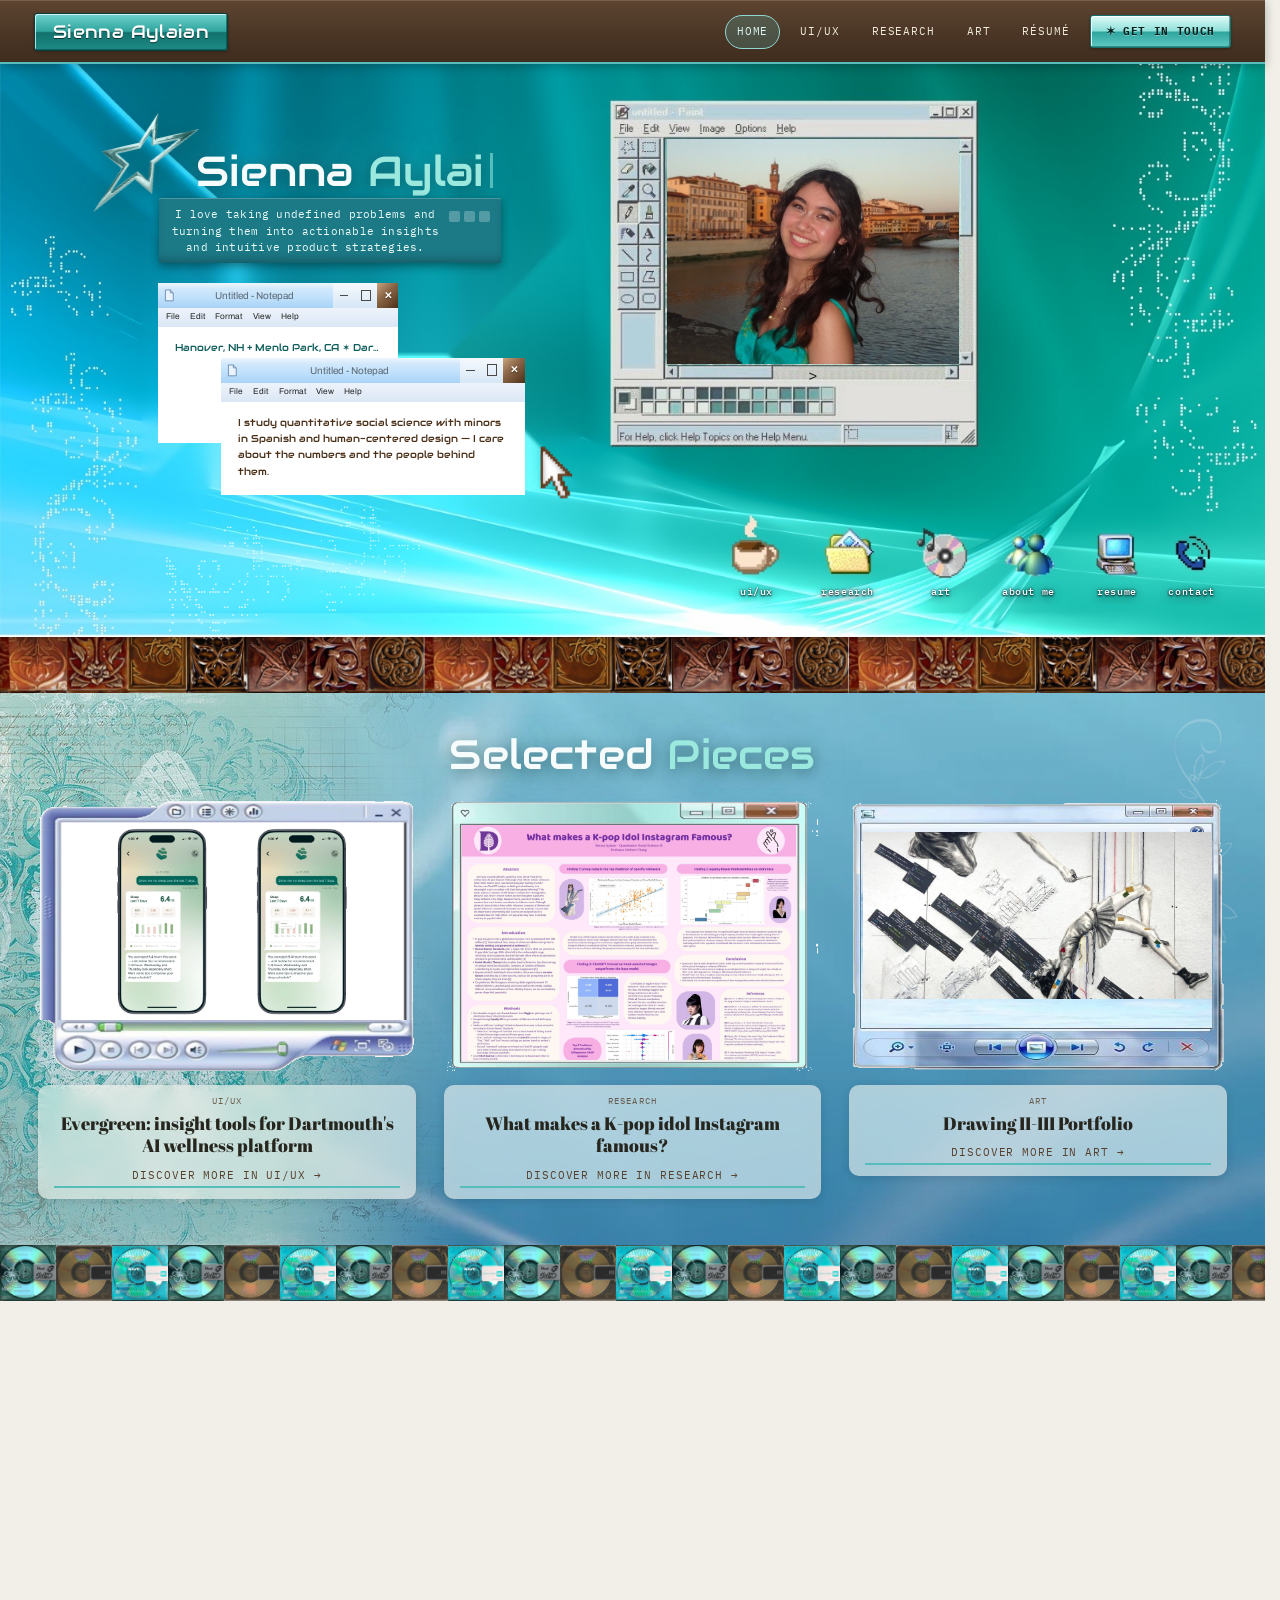
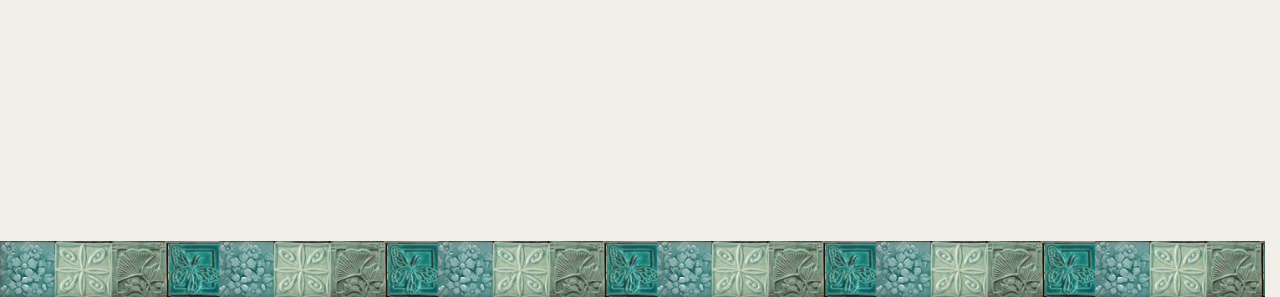
<file: index.html>
<!DOCTYPE html>
<html lang="en" class="js" style="--head-h: 58px;"><head>
<meta charset="UTF-8">
<meta name="viewport" content="width=device-width, initial-scale=1.0">
<title>Sienna Aylaian</title>
<meta name="description" content="UI/UX design, research, and art by Sienna Aylaian, Dartmouth ’28.">
<meta property="og:type" content="website">
<meta property="og:site_name" content="Sienna Aylaian">
<meta property="og:title" content="Sienna Aylaian — Portfolio">
<meta property="og:description" content="UI/UX design, research, and art by Sienna Aylaian, Dartmouth ’28.">
<meta property="og:url" content="https://siennaaylaian.github.io/">
<meta property="og:image" content="https://siennaaylaian.github.io/assets/086d2096798b1daf.jpg">
<meta property="og:image:width" content="1200">
<meta property="og:image:height" content="630">
<meta name="twitter:card" content="summary_large_image">
<link rel="icon" type="image/png" href="assets/f4fe3809514d12ce.png">
<link rel="apple-touch-icon" href="assets/f81344671aed43a7.png">
<link rel="preconnect" href="https://fonts.googleapis.com">
<link href="https://fonts.googleapis.com/css2?family=Newsreader:ital,opsz,wght@0,6..72,400..600;1,6..72,400..600&amp;family=Archivo:wght@400;500;600&amp;family=Abril+Fatface&amp;family=Audiowide&amp;family=Baloo+2:wght@600;700;800&amp;family=Righteous&amp;family=Caveat:wght@500;600&amp;family=IBM+Plex+Mono:wght@400;500&amp;display=swap" rel="stylesheet">
<style>
:root{
  --ink:#26261F;
  --ink-soft:#565448;
  --rule:#26261F;
  /* default = "sage"; JS applyTheme() overrides these from the palette you pick */
  --paper:#F4F2E8;
  --paper-deep:#E5E3D2;
  --pine:#3C4A38;
  --lilac:#7E8A5A;
  --lilac-tint:#DCE0CE;
  --mist:#E9E5D0;
  --pop:#CE8B4A;
  --plum:#5E6B48;
  --head-h:76px; /* real sticky-header height; JS keeps this in sync on load + resize */
}
*{margin:0;padding:0;box-sizing:border-box}
::selection{background:var(--pine);color:var(--paper)}
html{scroll-behavior:smooth;scroll-padding-top:var(--head-h);scrollbar-gutter:stable}
@media (prefers-reduced-motion:reduce){html{scroll-behavior:auto}*{transition:none!important;animation:none!important}}
body{background:var(--paper);color:var(--ink);font-family:'Archivo',sans-serif;font-size:15px;line-height:1.55}
img{display:block;max-width:100%}
a{color:inherit}
a:focus-visible,button:focus-visible{outline:2px solid var(--pine);outline-offset:3px}
.mono{font-family:'IBM Plex Mono',monospace;font-size:11px;letter-spacing:.08em;text-transform:uppercase}

/* ---------- masthead ---------- */
header.top{
  padding:12px 34px;
  display:flex;justify-content:space-between;align-items:center;gap:16px;flex-wrap:wrap;
  position:sticky;top:0;background:linear-gradient(180deg,#5E4531 0%,#4B3626 52%,#3E2C1E 100%);color:#F3EBDB;z-index:50;box-shadow:inset 0 1px 0 rgba(255,255,255,.14),inset 0 -2px 0 #57BDBA,0 2px 10px rgba(0,0,0,.28);
}
header.top .brand{position:relative;flex:none;display:inline-flex;align-items:center;justify-content:center;
  padding:8px 18px;margin:1px 0;border-radius:3px;
  background:linear-gradient(180deg,#6FD3CC 0%,#2FA49E 48%,#12716C 52%,#1E8A84 100%);
  border:1px solid #06403E;
  font-family:'Audiowide',cursive;font-weight:400;font-size:18px;letter-spacing:.02em;line-height:1.1;
  color:#FFFFFF;text-decoration:none;cursor:pointer;white-space:nowrap;
  text-shadow:0 1px 0 rgba(3,30,29,.7);
  box-shadow:inset 1px 1px 0 rgba(255,255,255,.7),inset -1px -1px 0 rgba(6,64,62,.55),0 1px 3px rgba(0,0,0,.3)}
header.top .brand:hover{background:linear-gradient(180deg,#85DED8 0%,#3DB5AE 48%,#17807A 52%,#259A93 100%)}
header.top .brand:active{box-shadow:inset -1px -1px 0 rgba(255,255,255,.5),inset 1px 1px 0 rgba(6,64,62,.6);transform:translateY(1px)}
@media(max-width:820px){header.top .brand{font-size:13px;padding:6px 12px}}
header.top .brand .star{color:var(--mist)}
nav{display:flex;gap:8px;flex-wrap:wrap;align-items:center}
nav a{text-decoration:none;cursor:pointer;padding:7px 11px;border-radius:999px;border:1px solid transparent;min-height:34px;display:inline-flex;align-items:center}
nav a:hover{border-color:#8FD8D4;color:#BFEDEA}
nav a.active{background:rgba(87,189,186,.22);border-color:#8FD8D4;color:#DFF6F4}
nav a.cta{background:linear-gradient(180deg,#DDF3F1 0%,#A9DEDA 48%,#79C6C2 52%,#9AD5D1 100%);
  color:#20423F;border:1px solid #2E5C59;border-radius:3px;font-weight:600;letter-spacing:.06em;
  padding:7px 15px;min-height:0;
  box-shadow:inset 1px 1px 0 rgba(255,255,255,.9),inset -1px -1px 0 rgba(20,60,58,.45),0 1px 3px rgba(0,0,0,.3);
  text-shadow:0 1px 0 rgba(255,255,255,.6)}
nav a.cta:hover{background:linear-gradient(180deg,#EAFAF8 0%,#BBE8E4 48%,#8AD2CE 52%,#ABE0DC 100%)}
nav a.cta:active{box-shadow:inset -1px -1px 0 rgba(255,255,255,.7),inset 1px 1px 0 rgba(20,60,58,.5);transform:translateY(1px)}

.page{display:none}
.page.show{display:block}

/* ---------- pattern backdrops ---------- */
.devwrap::before{content:'';position:absolute;inset:0;pointer-events:none;background-size:620px;opacity:0;-webkit-mask-image:linear-gradient(100deg,#000 0%,#000 40%,transparent 70%);mask-image:linear-gradient(100deg,#000 0%,#000 40%,transparent 70%)}
.devwrap.alt::before{-webkit-mask-image:linear-gradient(260deg,#000 0%,#000 40%,transparent 70%);mask-image:linear-gradient(260deg,#000 0%,#000 40%,transparent 70%)}
.devwrap>*{position:relative;z-index:1}
.devwrap.dv-c0::before{opacity:.16!important;background-image:url("assets/9d38c1bbccd61b50.jpg");opacity:.16}
.devwrap.dv-c1::before{opacity:.22!important;background-image:url("assets/e0dc63bf8401ac64.jpg");opacity:.13}
.devwrap.dv-c2::before{opacity:.15!important;background-image:url("assets/62686aca3a5c6840.jpg");opacity:.15}
.section-label{position:relative;overflow:hidden}
.section-label>*{position:relative;z-index:1}
.section-label::before{display:none}
.tint-ox .section-label::before{display:none;background-image:url("assets/9d38c1bbccd61b50.jpg")}
.gallery.tint-cream .bigtile.nocover{background:#EDE2C8 url("assets/207df5ed460c9797.jpg") center/640px;background-blend-mode:luminosity}
.gallery.tint-cream .bigtile.nocover .bt-code{position:relative;z-index:1}
/* ---------- section color blocking ---------- */
.gallery.tint-dark{background:#3B2A1E;color:#F3EBDB}
.devwrap.dv-c0{background:#573F2D}
.devwrap.dv-c1{background:#9ACACA}
.devwrap.dv-c2{background:#57BDBA}
.gallery.tint-cream{background:#D0D0E4;color:#26202E}
.gallery.tint-forest{background:#573F2D;color:#F3EBDB}
.gallery.tint-ox{background:#9ACACA;color:#241A10}
.tint-dark .section-label{background:#241811;border:none}
.tint-cream .section-label{background:#573F2D;border:none}
.tint-forest .section-label{background:#3B2A1E;border:none}
.tint-ox .section-label{background:#573F2D;border:none}
.gallery.tint-dark .dev-side h3{color:#F7F1E2}
.gallery.tint-dark .dv-meta{color:#C8A87E}
.gallery.tint-dark .dev-side .blurb{color:#DDD5C2}
.gallery.tint-dark .bt-cta{color:#F7F1E2;border-color:#57BDBA}
.devwrap.dv-c1 .dev-side h3{color:#2A1D12!important}
.devwrap.dv-c1 .dv-meta{color:#5E4128!important}
.devwrap.dv-c1 .dev-side .blurb{color:#3C2B1B!important}
.devwrap.dv-c1 .bt-cta{color:#2A1D12!important;border-color:#876340}
.devwrap.dv-c2 .dev-side h3{color:#12211F!important}
.devwrap.dv-c2 .dv-meta{color:#2E4A47!important}
.devwrap.dv-c2 .dev-side .blurb{color:#1C3330!important}
.devwrap.dv-c2 .bt-cta{color:#12211F!important;border-color:#573F2D}
.gallery.tint-forest .empty-note{color:#EDE3D2}.gallery.tint-ox .empty-note{color:#241A10}
.gallery.tint-cream .bt-code{color:#77302A}
/* ---------- device mockups (UX design section) ---------- */
.devwrap{position:relative;display:grid;grid-template-columns:minmax(0,7fr) minmax(0,5fr);gap:clamp(24px,4vw,64px);align-items:center;padding:clamp(44px,9vh,110px) clamp(24px,5vw,72px);cursor:pointer;min-height:min(94vh,940px)}
.devwrap.alt{direction:rtl}
.devwrap.alt>*{direction:ltr}
.dev-cluster{display:flex;justify-content:center;align-items:flex-end;gap:clamp(10px,1.6vw,24px);min-width:0}
.dev-cluster .device.phone{width:min(230px,26vw)}
.dev-cluster .device.phone:first-child:not(:only-child){transform:rotate(-3.5deg) translateY(6px)}
.dev-cluster .device.phone:nth-child(3){transform:rotate(3.5deg) translateY(6px)}
.dev-cluster:has(.device.phone) .device.laptop{width:min(660px,54vw)}
.dev-cluster .device.phone:only-of-type{width:min(300px,72vw)}
.dev-cluster:has(.laptop) .device.phone{width:min(200px,20vw)}
.dev-side{min-width:0}
.dev-side .dv-meta{font-family:'IBM Plex Mono',monospace;font-size:11px;letter-spacing:.12em;text-transform:uppercase;color:var(--ink-soft)}
.dev-side h3{font-family:'Abril Fatface',serif;font-weight:400;font-size:clamp(26px,3.2vw,42px);line-height:1.12;margin:8px 0 0}
.dev-side .blurb{margin-top:14px;font-size:15.5px;line-height:1.7;color:var(--ink-soft);max-width:44ch}
.dev-side .bt-cta{opacity:1;color:var(--pine);margin-top:18px}
.devwrap:hover .bt-cta{border-bottom-width:3px}
@media(max-width:820px){.devwrap{grid-template-columns:1fr;gap:22px}.devwrap.alt{direction:ltr}.dev-cluster .device.phone{width:min(150px,28vw)}}
.device{position:relative;transition:transform .35s ease;max-width:100%}
.devwrap:hover .device,.devwrap:focus-visible .device{transform:translateY(-8px) scale(1.015)}
.device .screen{position:relative;background:#0b0d10;overflow:hidden}
.device .screen img{display:block;width:100%;height:auto}
.device.laptop{width:min(900px,90vw)}
.device.laptop .screen{border-radius:16px 16px 0 0;padding:16px 16px 20px;box-shadow:inset 0 0 0 2px #23272c,inset 0 0 0 4px #101215}
.device.laptop .screen::before{content:'';position:absolute;top:7px;left:50%;transform:translateX(-50%);width:6px;height:6px;border-radius:50%;background:#33383e}
.device.laptop .screen img{border-radius:4px}
.device.laptop .base{height:17px;background:linear-gradient(#ece7dd,#b6b0a3);border-radius:0 0 22px 22px;position:relative;box-shadow:0 34px 60px -26px rgba(15,18,22,.6)}
.device.laptop .base::before{content:'';position:absolute;top:0;left:50%;transform:translateX(-50%);width:130px;height:8px;background:#a49e91;border-radius:0 0 12px 12px}
.device.phone{width:min(300px,72vw)}
.device.phone .screen{border-radius:44px;padding:12px;box-shadow:inset 0 0 0 2.5px #2b3036,inset 0 0 0 5px #0e1013,0 30px 56px -22px rgba(15,18,22,.6)}
.device.phone .screen img{border-radius:33px}
.device.phone .base{display:none}
.dev-note{position:absolute;left:50%;bottom:clamp(12px,3vh,30px);transform:translate(-50%,10px);background:var(--paper);border:1.5px solid var(--rule);border-radius:12px;padding:14px 18px;width:min(460px,86vw);box-shadow:8px 10px 0 var(--lilac-tint);opacity:0;pointer-events:none;transition:opacity .3s ease,transform .3s ease;font-size:14.5px;line-height:1.6;color:var(--ink-soft);text-align:left;z-index:4}
.devwrap:hover .dev-note,.devwrap:focus-visible .dev-note{opacity:1;transform:translate(-50%,0)}
.dev-note .bt-cta{opacity:1;color:var(--pine);margin-top:8px}
.devwrap .row-tools{position:absolute;top:14px;right:14px;z-index:5;display:flex;gap:6px}
/* ---------- entrance choreography ---------- */
@keyframes wiggleIn{0%{opacity:0;transform:translateX(-72px) rotate(-5deg) scale(.9)}55%{opacity:1;transform:translateX(10px) rotate(1.8deg) scale(1.02)}80%{transform:translateX(-4px) rotate(-.6deg)}100%{opacity:1;transform:none}}
@keyframes popIn{0%{opacity:0;transform:scale(.5) rotate(8deg)}60%{opacity:1;transform:scale(1.07) rotate(-2.5deg)}82%{transform:scale(.97) rotate(.8deg)}100%{opacity:1;transform:none}}
@keyframes slideUp{0%{opacity:0;transform:translateY(36px)}100%{opacity:1;transform:none}}
.type-caret{display:inline-block;width:3px;height:.85em;background:var(--pop);margin-left:5px;vertical-align:-.06em;animation:caretblink .8s steps(1) infinite}
@keyframes caretblink{50%{opacity:0}}
html.js .portrait-wrap{animation:popIn 1.05s cubic-bezier(.34,1.4,.45,1) both .35s}
html.js .handnote{animation:popIn .7s cubic-bezier(.34,1.5,.45,1) both 1.25s}
html.js .scribble.s1{animation:popIn .8s cubic-bezier(.34,1.5,.45,1) both 1s}
html.js .scribble.s2{animation:popIn .8s cubic-bezier(.34,1.5,.45,1) both 1.15s}
html.js .scribble.s3{animation:popIn .8s cubic-bezier(.34,1.5,.45,1) both 1.3s}
/* ---------- big-tile galleries ---------- */
.bigtile{position:relative;display:block;width:100%;height:clamp(460px,80vh,800px);overflow:hidden;cursor:pointer;background:var(--paper-deep)}
.bigtile .bt-img{position:absolute;left:0;top:-14%;width:100%;height:128%;object-fit:cover;will-change:transform;transform:translateY(var(--par,0px));transition:transform .25s linear}
.bigtile.nocover{display:grid;place-items:center;background:var(--lilac-tint)}
.bigtile.nocover .bt-code{font-family:'IBM Plex Mono',monospace;font-size:clamp(44px,9vw,100px);color:var(--pine);opacity:.25;letter-spacing:.12em}
.bt-scrim{position:absolute;left:0;right:0;bottom:0;height:78%;background:linear-gradient(to top,rgba(10,12,10,.94) 0%,rgba(10,12,10,.72) 38%,rgba(10,12,10,.22) 72%,rgba(10,12,10,0) 100%);pointer-events:none}
.bigtile.nocover .bt-scrim{display:none}
.bt-info{position:absolute;left:clamp(20px,4vw,56px);right:clamp(20px,4vw,56px);bottom:clamp(18px,3.5vh,42px);color:var(--paper);text-shadow:0 2px 12px rgba(0,0,0,.6),0 1px 2px rgba(0,0,0,.7)}
.bigtile.nocover .bt-info{color:var(--ink);text-shadow:none}
.bt-info .bt-meta{font-family:'IBM Plex Mono',monospace;font-size:11px;letter-spacing:.12em;text-transform:uppercase;opacity:.92}
.bt-info h3{font-family:'Abril Fatface',serif;font-weight:400;font-size:clamp(28px,4.2vw,52px);line-height:1.1;margin:6px 0 0;max-width:24ch}
.bt-blurb{max-height:0;overflow:hidden;opacity:0;transition:max-height .45s ease,opacity .4s ease;font-size:15px;line-height:1.6;max-width:62ch;margin-top:0}
.bigtile:hover .bt-blurb,.bigtile:focus-visible .bt-blurb{max-height:140px;opacity:1;margin-top:10px}
.bt-cta{display:inline-block;margin-top:10px;font-family:'IBM Plex Mono',monospace;font-size:11px;letter-spacing:.1em;text-transform:uppercase;border-bottom:2px solid var(--pop);padding-bottom:2px;opacity:0;transition:opacity .4s}
.bigtile:hover .bt-cta,.bigtile:focus-visible .bt-cta{opacity:1}
.bigtile .row-tools{position:absolute;top:14px;right:14px;z-index:3;display:flex;gap:6px}
@media(max-width:820px){.bigtile{height:48vh}.bt-blurb{display:none}}
/* ---------- scrapbook accents ---------- */
.scribble{position:absolute;pointer-events:none;background:#C08447;-webkit-mask:url("data:image/svg+xml,%3Csvg xmlns='http://www.w3.org/2000/svg' viewBox='0 0 48 48'%3E%3Cpath d='M24 3c2 8 4 13 7 15 3 2 8 3 14 3-6 3-10 5-12 8-2 3-3 8-3 15-3-6-5-10-8-12-3-2-8-3-15-3 6-3 11-5 13-8 2-3 3-9 4-18z' fill='black'/%3E%3C/svg%3E") center/contain no-repeat;mask:url("data:image/svg+xml,%3Csvg xmlns='http://www.w3.org/2000/svg' viewBox='0 0 48 48'%3E%3Cpath d='M24 3c2 8 4 13 7 15 3 2 8 3 14 3-6 3-10 5-12 8-2 3-3 8-3 15-3-6-5-10-8-12-3-2-8-3-15-3 6-3 11-5 13-8 2-3 3-9 4-18z' fill='black'/%3E%3C/svg%3E") center/contain no-repeat;z-index:1}
.scribble.s1{width:46px;height:46px;left:46%;top:13%;transform:translateY(var(--sy,0px)) rotate(14deg)}
.scribble.s2{width:64px;height:64px;right:5%;bottom:9%;background:#9EC2D2;transform:translateY(var(--sy,0px)) rotate(-11deg)}
.scribble.s3{width:28px;height:28px;left:5%;bottom:16%;background:#5C4630;transform:translateY(var(--sy,0px)) rotate(28deg)}
.lily-sticker{position:absolute;left:-9%;bottom:-6%;width:clamp(100px,10vw,160px);transform:rotate(-14deg);z-index:5;filter:drop-shadow(0 12px 22px rgba(31,58,58,.4));pointer-events:none}
html.js .lily-sticker{animation:popIn .9s cubic-bezier(.34,1.5,.45,1) both 1.55s}
@media(max-width:820px){.lily-sticker{display:none}}
.swirl-y2k{position:absolute;left:1%;bottom:0;height:clamp(340px,62vh,600px);z-index:1;opacity:.55;pointer-events:none;transform:scale(-1,-1) rotate(-14deg)}
@keyframes swirlIn{0%{opacity:0;transform:scale(-.55,-.55) rotate(-34deg)}100%{opacity:.55;transform:scale(-1,-1) rotate(-14deg)}}
html.js .swirl-y2k{animation:swirlIn 1s cubic-bezier(.3,1.2,.4,1) both 1.7s}
@media(max-width:820px){.swirl-y2k{display:none}}
.star-patch.sp2{right:auto;top:auto;left:-6%;bottom:-6%;width:clamp(72px,7vw,115px);transform:rotate(-22deg);z-index:5}
html.js .star-patch.sp2{animation-delay:1.55s}
.star-patch{position:absolute;right:15%;top:9%;width:clamp(92px,9vw,150px);transform:rotate(14deg);z-index:3;filter:drop-shadow(0 10px 18px rgba(59,43,30,.35));pointer-events:none}
html.js .star-patch{animation:popIn .8s cubic-bezier(.34,1.5,.45,1) both 1.4s}
@media(max-width:820px){.star-patch{display:none}}
.handnote{position:absolute;top:-40px;left:-14px;z-index:4;font-family:'Caveat',cursive;font-weight:600;font-size:27px;color:#6B4A2E;transform:rotate(-7deg);display:flex;align-items:center;gap:4px}
.handnote .harrow{width:44px;height:30px;background:var(--plum);-webkit-mask:url("data:image/svg+xml,%3Csvg xmlns='http://www.w3.org/2000/svg' viewBox='0 0 60 40'%3E%3Cpath d='M4 6 C20 26 34 30 52 24 M44 18 L53 24 L45 31' fill='none' stroke='black' stroke-width='4' stroke-linecap='round' stroke-linejoin='round'/%3E%3C/svg%3E") center/contain no-repeat;mask:url("data:image/svg+xml,%3Csvg xmlns='http://www.w3.org/2000/svg' viewBox='0 0 60 40'%3E%3Cpath d='M4 6 C20 26 34 30 52 24 M44 18 L53 24 L45 31' fill='none' stroke='black' stroke-width='4' stroke-linecap='round' stroke-linejoin='round'/%3E%3C/svg%3E") center/contain no-repeat;margin-top:14px}
.section-label h2{position:relative;font-size:30px;padding-bottom:8px}
.section-label h2::after{content:'';position:absolute;left:0;right:-4px;bottom:0;height:9px;background:var(--pop);-webkit-mask:url("data:image/svg+xml,%3Csvg xmlns='http://www.w3.org/2000/svg' viewBox='0 0 120 12' preserveAspectRatio='none'%3E%3Cpath d='M2 8 Q14 2 26 7 T50 7 T74 7 T98 7 T118 5' fill='none' stroke='black' stroke-width='4' stroke-linecap='round'/%3E%3C/svg%3E") center/100% 100% no-repeat;mask:url("data:image/svg+xml,%3Csvg xmlns='http://www.w3.org/2000/svg' viewBox='0 0 120 12' preserveAspectRatio='none'%3E%3Cpath d='M2 8 Q14 2 26 7 T50 7 T74 7 T98 7 T118 5' fill='none' stroke='black' stroke-width='4' stroke-linecap='round'/%3E%3C/svg%3E") center/100% 100% no-repeat}
.pcard-h:hover{transform:translateY(-5px) rotate(-1.2deg);box-shadow:7px 9px 0 var(--lilac)}
.portrait-wrap:hover .portrait{transform:rotate(1.4deg) scale(1.01)}
@media(max-width:820px){.scribble,.handnote{display:none}}
/* ---------- hero ---------- */
.hero{
  padding:0;overflow:hidden;position:relative;display:block;width:100%;
  aspect-ratio:1600/725;min-height:0;background:url("assets/57fb812144f3ac0d.jpg") center/cover no-repeat;
}
.hero>div:first-of-type{padding-top:0;text-align:center}
@media(max-width:820px){.hero{grid-template-columns:1fr;padding:40px 20px}.hero>div:first-of-type{padding-top:0}}
.hero h1{font-family:'Abril Fatface',serif;font-weight:400;font-size:clamp(40px,5.8vw,78px);line-height:1.06;max-width:16ch;letter-spacing:-.01em;margin-left:auto;margin-right:auto}
.hero h1 em{font-style:normal;color:#35807D}
.post-h2{font-family:'Abril Fatface',serif;font-weight:400;font-size:23px;margin:36px 0 12px;color:var(--pine)}
.squig{position:relative;white-space:nowrap}
.squig svg{position:absolute;left:0;bottom:-10px;width:100%;height:12px;overflow:visible}
.hero .sub{margin-top:26px;max-width:46ch;margin-left:auto;margin-right:auto;color:var(--ink-soft);font-size:16px;line-height:1.7;font-family:'Archivo',sans-serif}
.hero .sub .loc{display:block;margin-bottom:14px;font-family:'IBM Plex Mono',monospace;font-size:11px;letter-spacing:.1em;text-transform:uppercase;color:var(--pine)}

.portrait-wrap{position:relative;justify-self:center;width:min(400px,88vw)}

.portrait{
  aspect-ratio:3/4;width:100%;
  border:none;border-radius:22px;
  background:transparent;overflow:hidden;
  display:grid;place-items:center;text-align:center;padding:0;
  color:var(--ink-soft);font-family:'IBM Plex Mono',monospace;font-size:10px;letter-spacing:.12em;text-transform:uppercase;line-height:1.8;
  transition:transform .3s;
  box-shadow:0 34px 70px -30px rgba(59,43,30,.55);
}
.portrait img{width:100%;height:100%;object-fit:cover}
.portrait-wrap:hover .portrait{transform:rotate(0)}
.resize-h{display:none;position:absolute;right:-14px;bottom:-14px;width:38px;height:38px;border-radius:50%;background:var(--pine);color:var(--paper);border:2px solid var(--paper);box-shadow:2px 2px 0 var(--rule);cursor:nwse-resize;align-items:center;justify-content:center;font-size:16px;z-index:8;touch-action:none;user-select:none}
body.editing .resize-h{display:flex}
.text-size-ctl{display:none;gap:12px;align-items:center;margin-bottom:22px;flex-wrap:wrap}
body.editing .text-size-ctl{display:flex}
.text-size-ctl .grp{display:flex;align-items:center;gap:6px;background:var(--paper);border:1.5px solid var(--rule);border-radius:999px;padding:4px 6px 4px 13px}
.text-size-ctl .grp span{font-family:'IBM Plex Mono',monospace;font-size:10px;letter-spacing:.06em;text-transform:uppercase;color:var(--ink-soft)}
.tape{position:absolute;top:-14px;left:50%;transform:translateX(-50%);width:110px;height:30px;background:var(--pop);opacity:.6;z-index:3}
.spin-stamp{position:absolute;right:-34px;bottom:-24px;width:104px;height:104px;animation:spin 22s linear infinite;will-change:transform}
@keyframes spin{to{transform:rotate(360deg)}}
.spin-stamp text{font-family:'IBM Plex Mono',monospace;font-size:9.5px;letter-spacing:.18em;text-transform:uppercase;fill:var(--pine)}
.sparkle{position:absolute;color:var(--pop);font-size:22px}
.sp1{top:-6px;right:14%}

/* ---------- marquee ---------- */
.marquee{border-bottom:1px solid var(--rule);overflow:hidden;background:var(--lilac);color:var(--paper);padding:8px 0}
.marquee{display:none}
.marquee-track{display:flex;width:max-content;animation:scroll 26s linear infinite;will-change:transform}
@keyframes scroll{to{transform:translateX(-50%)}}
.marquee span{font-family:'Newsreader',serif;font-style:italic;font-size:17px;padding:0 14px;white-space:nowrap}
@media (prefers-reduced-motion:reduce){.marquee-track{animation:none}}

/* ---------- about cols ---------- */
.washi.tile-a{background-image:url("assets/f8487b57317bb53a.jpg");background-size:auto 100%;height:56px}.washi.tile-cd{background-image:url("assets/06fcbd65ee392989.jpg");background-size:auto 100%;height:56px}
.washi.tile-d{background-image:url("assets/32504adcc185131d.jpg");background-size:auto 100%;height:56px}
.washi.tile-c{background-image:url("assets/450669d6bcacdde0.jpg");background-size:auto 100%;height:56px}
.washi.tile-b{background-image:url("assets/d80caff1009f1fea.jpg");background-size:auto 100%;height:56px}
.washi{height:44px;background-size:230px;background-repeat:repeat;box-shadow:inset 0 3px 6px rgba(40,25,12,.25),inset 0 -3px 6px rgba(40,25,12,.25)}
.about-cols{position:relative;display:block;padding:0;width:100%;aspect-ratio:1600/683;background:url("assets/0e0409ae61208e51.jpg") center/cover no-repeat;box-shadow:none;overflow:hidden}
.about-cols::after{content:'';position:absolute;inset:0;pointer-events:none;background:#FFDFAF;mix-blend-mode:multiply;opacity:.42;z-index:3}


@media(max-width:820px){.about-cols{grid-template-columns:1fr}}
.about-cols .page-notes{position:absolute;left:55.52%;width:28.52%;top:32.9%;bottom:3.68%;z-index:2;display:flex;flex-direction:column;justify-content:center;gap:clamp(5.5px,1.1vw,18.4px)}
.about-cols .col{position:static;width:auto;transform:rotate(-.4deg)}

.about-cols .col:nth-child(2){transform:rotate(.5deg)}
.about-cols .col:nth-child(3){transform:rotate(-.6deg)}

.doodle{position:absolute;pointer-events:none;z-index:0}
.j-phones{left:3%;top:14px;width:clamp(190px,20vw,300px)}
.j-tape{right:4%;top:26px;width:clamp(150px,15vw,230px);transform:rotate(6deg)}
.j-walkman{right:5%;bottom:16px;width:clamp(120px,12vw,180px);transform:rotate(-4deg)}
.j-wire{left:0;right:0;bottom:0;width:100%;height:clamp(110px,16vh,180px)}
@media(max-width:820px){.doodle{display:none}
 .about-cols{aspect-ratio:auto;background:#F6EBD5;padding:34px 22px;display:grid;gap:22px}
 .about-cols::after{display:none}
 .about-cols .page-notes{position:static;width:auto;transform:none;gap:22px}
 .about-cols .col{position:static;width:auto;transform:none!important}
 .about-cols h3{font-size:20px}.about-cols li{font-size:14px}}
.about-cols h3{font-family:'Abril Fatface',serif;font-weight:400;font-size:clamp(11px,1.2vw,19.3px);color:#2B2118;background:none;padding:0;margin:0 0 .3em;letter-spacing:.01em}


.about-cols li{list-style:none;position:relative;padding:.2em 0 .2em 1.05em;border-bottom:1px dotted rgba(43,33,24,.28);color:#3A2E22;font-family:'Archivo',sans-serif;font-size:clamp(8.5px,.87vw,13.8px);line-height:1.45}
.about-cols li::before{content:'\2217';position:absolute;left:0;color:#1F7E76}
.about-cols ul{margin:0 0 0 1.5em;padding:0}
.about-cols li::before{content:'✶';position:absolute;left:0;color:var(--pop);font-size:9px;top:.75em}
.about-cols li:last-child{border-bottom:none}

/* ---------- section labels ---------- */
.section-label{padding:18px 32px;background:var(--pine);color:var(--paper);display:flex;justify-content:space-between;align-items:center;flex-wrap:wrap;gap:12px}
.section-label h2{font-family:'Abril Fatface',serif;font-weight:400;font-style:normal;font-size:28px;color:var(--paper)}

.section-label .mono{color:var(--lilac-tint)}
.section-label a{color:var(--mist);text-decoration:none;cursor:pointer}
.section-label a:hover{color:var(--paper)}

/* ---------- list with previews ---------- */
.post-list{display:flex;flex-direction:column}
.post-row{
  display:grid;grid-template-columns:150px 1fr auto;gap:24px;align-items:center;
  padding:24px 32px;border-bottom:1px solid var(--rule);cursor:pointer;
  transition:background .15s,transform .15s;text-align:left;background:none;border-left:none;border-right:none;border-top:none;
  font-family:inherit;font-size:inherit;color:inherit;width:100%;position:relative;
}
.post-row:nth-child(even){background:var(--paper-deep)}
.post-row:hover{background:var(--mist);transform:translateX(4px)}
.post-row .thumb{
  aspect-ratio:4/3;background:var(--mist);border:1px solid var(--rule);overflow:hidden;
  display:grid;place-items:center;color:var(--ink-soft);
  font-family:'IBM Plex Mono',monospace;font-size:9px;letter-spacing:.1em;text-transform:uppercase;
  transform:rotate(-1deg);
}
.post-row .thumb img{width:100%;height:100%;object-fit:cover}
.post-row:nth-child(even) .thumb{transform:rotate(1.2deg);background:var(--lilac-tint)}
.post-row .t{font-family:'Newsreader',serif;font-size:21px}
.post-row .meta{font-family:'IBM Plex Mono',monospace;font-size:10px;letter-spacing:.1em;text-transform:uppercase;color:var(--ink-soft);margin-top:4px}
.post-row .meta b{color:var(--pine);font-weight:500}
.post-row .blurb{color:var(--ink-soft);font-size:14px;margin-top:6px;max-width:60ch}
.post-row .arrow{font-family:'Newsreader',serif;font-style:italic;font-size:18px;color:var(--plum);white-space:nowrap}
@media(max-width:700px){.post-row{grid-template-columns:90px 1fr}.post-row .arrow{display:none}}

.empty-note{padding:40px 32px;color:var(--ink-soft);font-family:'IBM Plex Mono',monospace;font-size:12px;letter-spacing:.06em}

/* ---------- post detail ---------- */
#page-post{background:var(--paper-deep)}
.post{max-width:760px;margin:0 auto;padding:48px 24px 72px}
.post .back{display:inline-block;margin-bottom:28px;font-family:'IBM Plex Mono',monospace;font-size:11px;letter-spacing:.1em;text-transform:uppercase;color:var(--plum);text-decoration:none;border-bottom:1px dotted var(--plum);cursor:pointer}
.post h1{font-family:'Abril Fatface',serif;font-weight:400;font-size:clamp(28px,4vw,44px);line-height:1.14}
.post .postmeta{margin:14px 0 30px;font-family:'IBM Plex Mono',monospace;font-size:11px;letter-spacing:.1em;text-transform:uppercase;color:var(--ink-soft)}
.post .postmeta b{color:var(--pine);font-weight:500}
.post .img{
  aspect-ratio:16/10;background:var(--lilac-tint);border:1px solid var(--rule);overflow:hidden;
  display:grid;place-items:center;color:var(--ink-soft);margin:26px 0;
  font-family:'IBM Plex Mono',monospace;font-size:10px;letter-spacing:.12em;text-transform:uppercase;
  box-shadow:6px 6px 0 var(--lilac-tint);
}
.post .img img{width:100%;height:100%;object-fit:cover}
.post .img.natural{aspect-ratio:auto;display:block;box-shadow:6px 6px 0 var(--lilac-tint);max-width:78%;margin-left:auto;margin-right:auto}
.post .img.natural img{height:auto}
/* Evergreen: images sit flat on the page, no frame or offset shadow */
.post.plain .img,.post.plain .img.natural{background:none;border:0;box-shadow:none}
.post .cap{font-family:'IBM Plex Mono',monospace;font-size:10px;letter-spacing:.08em;text-transform:uppercase;color:var(--ink-soft);text-align:center;margin:-14px 0 26px}
.post p{margin:17px 0;color:var(--ink-soft);font-size:17px;line-height:1.75}
.post .imggrid{display:grid;grid-template-columns:1fr 1fr;gap:20px;margin:26px 0}
.post .imggrid .griditem{margin:0}
.post .imggrid .img.natural{max-width:100%;margin:0;aspect-ratio:auto;height:auto}
.post .imggrid .img{margin:0;aspect-ratio:1/1}
.post .imggrid .cap{margin:8px 0 0;text-align:left}
/* phone-framed screens: a centered row of small devices */
.post .imggrid.phones{display:flex;justify-content:center;align-items:flex-start;gap:22px}
.post .imggrid.phones .griditem{flex:1 1 0;max-width:250px;min-width:0}
@media(max-width:600px){.post .imggrid.phones{flex-wrap:wrap}.post .imggrid.phones .griditem{flex:0 1 130px}}
.post .imggrid.phones .cap{text-align:center}
.post .imggrid .img.natural.phone,.post.plain .imggrid .img.natural.phone{background:#0b0d10;border:0;border-radius:34px;padding:8px;overflow:hidden;
  box-shadow:inset 0 0 0 2px #2b3036,0 18px 30px -16px rgba(15,18,22,.5)}
.post .imggrid .img.phone img{display:block;border-radius:26px}
/* smaller image blocks */
.post .imggrid.sm{max-width:540px;margin-left:auto;margin-right:auto}
.post .img.natural.sm{max-width:290px}
.post .filelink{display:inline-flex;align-items:center;gap:10px;margin:10px 0 22px;padding:14px 20px;background:var(--pine);color:var(--paper);text-decoration:none;border-radius:12px;border:1.5px solid var(--rule);font-family:'IBM Plex Mono',monospace;font-size:12px;letter-spacing:.06em;box-shadow:4px 4px 0 var(--lilac-tint)}
.post .filelink:hover{background:var(--plum)}
/* case-study blocks ease in as you scroll to them */
.post .pr{opacity:0;transform:translateY(26px);transition:opacity .7s cubic-bezier(.2,.7,.2,1),transform .7s cubic-bezier(.2,.7,.2,1)}
.post .pr.pr-img{transform:translateY(34px) scale(.975)}
.post .pr.in{opacity:1;transform:none}
@media(prefers-reduced-motion:reduce){.post .pr{opacity:1;transform:none;transition:none}}
.post .divider{text-align:center;color:var(--pine);margin:34px 0;font-size:18px;letter-spacing:12px}

/* ---------- index table (home recently) ---------- */
.index-table{width:100%;border-collapse:collapse}
.index-table td{padding:16px 32px;border-bottom:1px solid var(--rule);vertical-align:baseline}
.index-table tr{cursor:pointer;transition:background .15s}
.index-table tbody tr:nth-child(even){background:var(--paper-deep)}
.index-table tbody tr:hover{background:var(--mist)}
.index-table .code{font-family:'IBM Plex Mono',monospace;font-size:12px;color:var(--pine);white-space:nowrap;width:1%}
.index-table .title{font-family:'Newsreader',serif;font-size:20px}
.index-table .title .note{font-family:'IBM Plex Mono',monospace;font-size:10px;letter-spacing:.1em;text-transform:uppercase;color:var(--ink-soft);display:block;margin-top:3px}
.index-table .xref{font-family:'IBM Plex Mono',monospace;font-size:11px;color:var(--ink-soft);text-align:right;white-space:nowrap}
.index-table .xref b{color:var(--plum);font-weight:500}
.index-table .pin{color:var(--pop)}
.index-table .twrap{display:flex;gap:14px;align-items:center}
.index-table .rthumb{flex:none}
.index-table .rthumb img{width:74px;height:56px;object-fit:cover;border:1px solid var(--rule);border-radius:6px;display:block;transform:rotate(-1.5deg)}
@media(max-width:700px){
  .index-table td{display:block;padding:3px 20px;border-bottom:none}
  .index-table tr{display:block;padding:13px 0;border-bottom:1px solid var(--rule)}
  .index-table .xref{text-align:left}
}

/* ---------- footer ---------- */
footer.site{padding:48px 40px 24px;background:var(--lilac-tint);color:var(--ink);border-top:1px solid var(--rule)}
footer.site .contact-h{font-family:'Abril Fatface',serif;font-weight:400;font-size:clamp(24px,3.1vw,34px);margin-bottom:18px}
.contact-links{display:flex;gap:32px;flex-wrap:wrap;margin-bottom:30px}
.contact-links a{color:var(--ink);text-decoration:none;border-bottom:1px solid var(--pine);padding-bottom:2px;font-family:'Archivo',sans-serif;font-size:15.5px}
.contact-links a:hover{color:var(--pine)}
footer.site .row{display:flex;justify-content:space-between;flex-wrap:wrap;gap:10px;color:var(--ink-soft);border-top:1px dotted var(--rule);padding-top:16px}

/* ---------- section galleries (one long flow) ---------- */
.gallery,#sec-resume,#contact{scroll-margin-top:calc(var(--head-h) - 2px)}
.gallery{scroll-margin-top:calc(var(--head-h) - 2px)}
.gallery{border-bottom:1px solid var(--rule)}
.scroller-wrap{position:relative}
.scroller{display:flex;gap:20px;overflow-x:auto;scroll-snap-type:x proximity;padding:22px 32px 26px;scroll-behavior:smooth;overscroll-behavior-x:contain;-webkit-overflow-scrolling:touch}
.scroller::-webkit-scrollbar{height:9px}
.scroller::-webkit-scrollbar-thumb{background:var(--lilac-tint);border-radius:8px}
.pcard-h{flex:0 0 clamp(240px,74vw,300px);scroll-snap-align:start;display:flex;flex-direction:column;text-align:left;background:var(--paper-deep);border:1px solid var(--rule);border-radius:14px;overflow:hidden;cursor:pointer;padding:0;font-family:inherit;color:inherit;position:relative;transition:transform .15s,box-shadow .15s}
.pcard-h:hover{transform:translateY(-4px);box-shadow:6px 8px 0 var(--lilac-tint)}
.pcard-cover{aspect-ratio:4/3;background:var(--mist);display:grid;place-items:center;overflow:hidden;color:var(--ink-soft);font-family:'IBM Plex Mono',monospace;font-size:11px;letter-spacing:.1em;text-transform:uppercase}
.pcard-cover img{width:100%;height:100%;object-fit:cover}
.pcard-body{padding:14px 16px 18px;display:flex;flex-direction:column;gap:5px}
.pcard-tt{font-family:'Abril Fatface',serif;font-size:19px;line-height:1.18}
.pcard-mm{font-family:'IBM Plex Mono',monospace;font-size:10px;letter-spacing:.08em;text-transform:uppercase;color:var(--pine)}
.pcard-bb{color:var(--ink-soft);font-size:13px;line-height:1.5}
.scroll-arrow{position:absolute;top:calc(50% + 8px);transform:translateY(-50%);z-index:5;width:40px;height:40px;border-radius:50%;background:var(--pine);color:var(--paper);border:1.5px solid var(--rule);cursor:pointer;font-size:22px;line-height:1;display:grid;place-items:center;box-shadow:2px 2px 0 var(--lilac-tint)}
.scroll-arrow:hover{background:var(--plum)}
.scroll-arrow{display:none!important}
.scroll-arrow.left{left:8px}.scroll-arrow.right{right:8px}
@media(max-width:700px){.scroll-arrow{display:none}}
/* résumé */
#sec-resume .resume-body{padding:22px 32px 40px}
.resume-page{margin:6px 0 28px;background:#fff;border:1.5px solid var(--rule);box-shadow:4px 4px 0 var(--lilac-tint)}
.resume-page img{display:block;width:100%;height:auto}
.resume-page iframe{display:block;width:100%;height:80vh;border:0}
.resume-blurb{max-width:60ch;color:var(--ink-soft);font-size:16px;line-height:1.7;margin-bottom:16px}
/* post modal */
.post-scrim{position:fixed;inset:0;background:rgba(38,38,31,.5);z-index:10010;opacity:0;pointer-events:none;transition:opacity .2s}
.post-scrim.open{opacity:1;pointer-events:auto}
.post-modal{position:fixed;inset:0;width:auto;max-height:none;overflow:auto;background:var(--paper-deep);border:none;border-radius:0;z-index:10011;opacity:0;pointer-events:none;transition:opacity .28s;transform:none}
.post-modal.open{opacity:1;pointer-events:auto}
.post-modal .post{max-width:880px;margin:0 auto;padding:48px clamp(32px,5vw,64px) 64px}
.pm-x{position:sticky;top:14px;margin-left:calc(100% - 46px);z-index:6;width:38px;height:38px;border-radius:50%;background:var(--pine);color:var(--paper);border:1.5px solid var(--rule);font-size:22px;line-height:1;cursor:pointer}
.pm-back{position:sticky;top:14px;left:14px;margin-left:14px;z-index:6;display:inline-flex;align-items:center;gap:7px;
  background:linear-gradient(180deg,#DFFAF7 0%,#8FE0DA 48%,#2FA49E 52%,#5FC9C2 100%);
  color:#04211E;border:1.5px solid #12716C;border-radius:999px;
  font-family:'IBM Plex Mono',monospace;font-size:15px;font-weight:700;letter-spacing:.06em;text-transform:uppercase;
  padding:14px 28px 14px 22px;
  box-shadow:inset 1px 1px 0 rgba(255,255,255,.9),inset -1px -1px 0 rgba(6,64,62,.45),0 2px 6px rgba(0,0,0,.3);
  cursor:pointer;transition:filter .2s}
.pm-back:hover{filter:brightness(1.06)}
.pm-x:hover{background:var(--plum)}
.photo-lb{position:fixed;inset:0;background:rgba(30,22,15,.87);display:flex;flex-direction:column;align-items:center;justify-content:center;gap:16px;z-index:10005;opacity:0;pointer-events:none;transition:opacity .25s;padding:4vh 4vw;cursor:zoom-out}
.photo-lb.open{opacity:1;pointer-events:auto}
.photo-lb img{max-width:92vw;max-height:80vh;border:10px solid #F4F0E3;box-shadow:0 30px 80px rgba(0,0,0,.5)}
.photo-lb .lb-cap{font-family:'Archivo',sans-serif;font-size:15px;color:#F3EBDB;text-align:center;max-width:70ch}
.pm-nav{position:sticky;top:46%;height:0;z-index:6;display:flex;justify-content:space-between;padding:0 10px;pointer-events:none}
.pm-arrow{pointer-events:auto;height:40px;min-width:40px;padding:0 16px;display:inline-flex;align-items:center;justify-content:center;gap:8px;border-radius:999px;background:var(--pine);color:var(--paper);border:1.5px solid var(--rule);line-height:1;cursor:pointer;opacity:.92}
.pm-arrow .pm-chev{font-size:20px;margin-top:-2px}
.pm-arrow .pm-lbl{font-family:'IBM Plex Mono',monospace;font-size:11px;font-weight:600;letter-spacing:.08em;text-transform:uppercase;white-space:nowrap}
@media(max-width:1260px){.pm-arrow{padding:0}.pm-arrow .pm-lbl{display:none}}
.pm-arrow:hover{background:var(--plum);opacity:1}

/* ---------- scroll reveal + whimsy interlude ---------- */
html.js .reveal{opacity:0;transform:translateY(26px);filter:blur(6px);transition:opacity .8s cubic-bezier(.2,.7,.2,1),transform .8s cubic-bezier(.2,.7,.2,1),filter .8s cubic-bezier(.2,.7,.2,1)}
html.js .reveal.rv-left{transform:translateX(-64px)}
html.js .reveal.rv-right{transform:translateX(64px)}
html.js .reveal.rv-delay{transition-delay:.16s}
html.js .reveal.in{opacity:1;transform:none;filter:none}
@media (prefers-reduced-motion:reduce){html.js .reveal{opacity:1!important;transform:none!important;transition:none!important}}
.interlude{position:relative;overflow:hidden;padding:clamp(90px,16vh,168px) 24px;text-align:center;border-bottom:1px solid var(--rule);background:radial-gradient(120% 95% at 50% 0%,var(--mist) 0%,var(--paper) 72%)}
.interlude-line{font-family:'Newsreader',serif;font-style:italic;font-weight:400;font-size:clamp(26px,4.6vw,52px);line-height:1.25;color:var(--pine);max-width:20ch;margin:0 auto;position:relative;z-index:2}
.interlude-line em{color:var(--pop);font-style:italic}
.interlude .swirl-line{display:block;margin:24px auto 0;width:min(340px,66%);height:20px;color:var(--lilac);position:relative;z-index:2}
.interlude .st{position:absolute;pointer-events:none;z-index:1;animation:floaty 7s ease-in-out infinite,twinkle 4.5s ease-in-out infinite}
@keyframes floaty{0%,100%{transform:translateY(0) rotate(0)}50%{transform:translateY(-14px) rotate(14deg)}}
@keyframes twinkle{0%,100%{opacity:.3}50%{opacity:.85}}
@media (prefers-reduced-motion:reduce){.interlude .st{animation:none;opacity:.5}}
/* hero entrance animation (plays once on load) */
.hero{position:relative}
.hero .star-patch{display:none}
.hero>div:first-of-type{position:absolute;inset:0;padding:0;z-index:3}
.hero>div:not(.hero-stars){z-index:2}
/* name, top-left of the desktop */
.hero h1{position:absolute;left:15.5%;top:14.5%;margin:0;max-width:52%;color:#F6FCFB;text-shadow:0 3px 16px rgba(4,40,44,.55),0 0 34px rgba(150,240,235,.35);font-family:'Audiowide',cursive!important;font-weight:400;letter-spacing:.005em;line-height:1.18;font-size:clamp(22px,3.3vw,52px)!important}
.hero h1 em{color:#9BE8DF;font-style:normal}
.hero .squig svg{display:none}
html.js .hero .sub{animation:padText .45s ease-out both 2.0s}
@keyframes padText{0%{opacity:0;transform:translateY(4px)}100%{opacity:1;transform:none}}
/* tagline bar — a little "now playing" title-bar strip right under the name */
.hero-tagbar{position:absolute;right:60.4%;top:23.5%;width:27%;z-index:4;display:flex;align-items:center;gap:9px;
  padding:8px 11px;border-radius:2px;overflow:hidden;
  background:#1C7986;
  box-shadow:0 3px 10px rgba(3,20,19,.45),inset 0 1px 0 rgba(255,255,255,.22),inset 0 -8px 13px -8px rgba(0,0,0,.4);
}
body.editing .hero-tagbar{overflow:visible}
.hero-tagbar::before{content:'';position:absolute;inset:0;z-index:0;
  background-image:url("assets/2666caf3cc0e6ab2.jpg");background-size:cover;background-position:center;
  opacity:.3;pointer-events:none}
.hero-tagbar::before{display:none}
.hero-tagbar .htb-text,.hero-tagbar .htb-ctrls{position:relative;z-index:1}
.hero-tagbar .htb-text{flex:1;min-width:0;font-family:'IBM Plex Mono',monospace;font-size:clamp(8px,.88vw,12.5px);
  letter-spacing:.02em;line-height:1.45;color:#EAFBF9;white-space:normal;overflow:hidden}
.hero-tagbar .htb-text span{outline:none}
.hero-tagbar .htb-text span[contenteditable="true"]{white-space:normal;overflow:visible;text-overflow:clip;cursor:text}
.hero-tagbar .htb-text span:empty::before{content:attr(data-ph);opacity:.55;font-style:italic}
.hero-tagbar .htb-ctrls{flex:none;display:flex;gap:4px;align-self:flex-start;margin-top:.3em}
.hero-tagbar .htb-ctrls i{width:clamp(8px,.85vw,12px);height:clamp(8px,.85vw,12px);border-radius:2px;background:rgba(255,255,255,.25);display:block}
@media(max-width:820px){.hero-tagbar{position:static;width:auto;right:auto;margin:0 0 12px}}
/* the two Notepad windows — real elements (title bar + menu bar + paper) positioned over where
   the baked-in Notepad graphics used to be, so they can move when the headline text wraps */
.notepad-win{position:absolute;display:flex;flex-direction:column;overflow:hidden;
  background:#fff}
body.editing .notepad-win{overflow:visible}
.notepad-win::before{display:none}
.notepad-back{left:12.5%;top:calc(31.45% + var(--notepad-shift, 0px));width:19%;height:28%;z-index:4}
.notepad-front{left:17.5%;top:calc(44.5% + var(--notepad-shift, 0px));width:24%;height:24%;z-index:5}
.np-titlebar{flex:none;display:flex;align-items:center;gap:clamp(3px,.4vw,6px);
  height:clamp(14px,2vw,26px);padding:0 0 0 clamp(3px,.4vw,6px);
  background:linear-gradient(to bottom,#eef6fd 0%,#d3e9fc 22%,#bfe0fb 60%,#a8d3f7 100%)}
.np-icon{flex:none;width:clamp(8px,1vw,13px);height:clamp(8px,1vw,13px)}
.np-title{flex:1;min-width:0;font-family:'Segoe UI','Archivo',sans-serif;font-weight:400;
  font-size:clamp(6px,.78vw,12px);color:rgba(28,30,34,.62);white-space:nowrap;overflow:hidden;text-overflow:ellipsis}
.np-btns{flex:none;display:flex;align-self:stretch}
.np-btn{width:clamp(13px,1.7vw,24px);display:flex;align-items:center;justify-content:center;
  position:relative;background:linear-gradient(to bottom,#f5f9fd,#d7e7f6)}
.np-min::before{content:'';width:40%;height:1.4px;background:#4a4a4a}
.np-max::before{content:'';width:38%;height:38%;border:1.2px solid #4a4a4a}
.np-close{color:#fff;font-size:clamp(6px,.8vw,11px);font-weight:700;
  text-shadow:0 1px 1px rgba(40,20,5,.5);
  background:linear-gradient(135deg,#c8a480 0%,#8a6647 42%,#6b4a2f 72%,#4a3018 100%)}
.np-menubar{flex:none;display:flex;gap:clamp(5px,.8vw,12px);align-items:center;
  height:clamp(11px,1.5vw,19px);padding:0 clamp(4px,.6vw,10px);
  background:linear-gradient(to bottom,#eef3fb,#dbe7f5);
  font-family:'Segoe UI','Archivo',sans-serif;font-size:clamp(5px,.65vw,10px);color:#222}
.np-body{flex:1;min-height:0;background:#fff;padding:clamp(4px,1vw,14px) clamp(6px,1.3vw,18px);overflow:hidden;position:relative;z-index:1}
/* location — the sliver of the back Notepad */
.win-loc{margin:0;font-family:'Audiowide',cursive;font-size:clamp(7px,.82vw,14px);letter-spacing:0;line-height:1.5;color:#0E5D5A;text-transform:none}
.win-loc .loc{display:block;margin:0;white-space:nowrap;overflow:hidden;text-overflow:ellipsis}
/* about — the front Notepad page */
.hero .sub{margin:0;font-family:'Audiowide',cursive!important;font-size:clamp(7px,.82vw,14px)!important;line-height:1.55;color:#4A3018;text-align:left}
/* drag-to-move / drag-to-resize handles, edit mode only */
body.editing .notepad-win .np-titlebar{cursor:move}
body.editing .notepad-win{outline:1.5px dashed transparent}
body.editing .notepad-win:hover{outline-color:var(--pop)}
.box-resize-h{display:none;position:absolute;right:-11px;bottom:-11px;width:24px;height:24px;border-radius:50%;background:var(--pine);color:var(--paper);border:2px solid var(--paper);box-shadow:2px 2px 0 var(--rule);align-items:center;justify-content:center;font-size:13px;z-index:9;cursor:nwse-resize;-webkit-user-select:none;user-select:none}
body.editing .box-resize-h{display:flex}
.text-drag-h{display:none;position:absolute;left:-30px;top:0;width:24px;height:24px;border-radius:50%;background:var(--pine);color:var(--paper);border:2px solid var(--paper);box-shadow:2px 2px 0 var(--rule);align-items:center;justify-content:center;font-size:12px;z-index:9;cursor:move;-webkit-user-select:none;user-select:none}
body.editing .text-drag-h{display:flex}
.text-scale-h{display:none;position:absolute;right:-30px;bottom:0;width:24px;height:24px;border-radius:50%;background:var(--pine);color:var(--paper);border:2px solid var(--paper);box-shadow:2px 2px 0 var(--rule);align-items:center;justify-content:center;font-size:12px;z-index:9;cursor:ns-resize;-webkit-user-select:none;user-select:none}
body.editing .text-scale-h{display:flex}
@media(max-width:820px){.text-drag-h,.text-scale-h{display:none!important}}
/* portrait — inside the Paint canvas */
.portrait-wrap{position:absolute!important;left:52.7%;top:13.2%;width:23.1%!important;z-index:4}
.hero .portrait{aspect-ratio:370/284!important;width:100%;border:none;border-radius:0;box-shadow:none;background:transparent}
.hero .portrait img{width:100%;height:100%;object-fit:cover}
.portrait-wrap:hover .portrait{transform:none}
.resize-h{display:none!important}
/* labels under the desktop icons */
.star-chrome{position:absolute;left:6.6%;top:9.4%;width:9.6%;z-index:3;pointer-events:none;transform:rotate(-13deg);
  filter:drop-shadow(0 4px 14px rgba(6,60,58,.5))}
@media(max-width:820px){.star-chrome{display:none}}
.fil-corner{position:absolute;left:13.1%;bottom:0;width:32.2%;height:24.8%;z-index:1;pointer-events:none;opacity:.85}
@media(max-width:820px){.fil-corner{display:none}}
.hero-cursor{position:absolute;left:42.69%;top:66.76%;width:2.62%;z-index:6;pointer-events:none;transform-origin:12% 8%}
html.js .hero-cursor{animation:curClick 1.6s cubic-bezier(.32,.62,.28,1) both .3s}
@keyframes curClick{
 0%{transform:translate(140%,63%) scale(1)}
 15%{transform:translate(95%,43%) scale(1)}
 35%{transform:translate(55%,25%) scale(1)}
 55%{transform:translate(20%,9%) scale(1)}
 68%{transform:translate(0,0) scale(1)}
 74%{transform:translate(1.5%,2%) scale(.8)}
 82%{transform:translate(1.5%,2%) scale(.8)}
 90%{transform:translate(0,0) scale(1)}
 100%{transform:translate(0,0) scale(1)}}
.click-flash{position:absolute;left:21.3%;top:45.45%;width:23.1%;height:27.9%;z-index:5;border-radius:7px;
  background:rgba(10,32,34,.42);opacity:0;pointer-events:none}
html.js .click-flash{animation:clickFlash .4s ease-out both 1.48s}
@keyframes clickFlash{0%{opacity:0}18%{opacity:1}100%{opacity:0}}
@media(max-width:820px){.hero-cursor,.click-flash{display:none}}
.desk-nav{position:absolute;inset:0;z-index:5;pointer-events:none}
.desk-nav a{position:absolute;top:78.5%;height:15%;width:7.2%;transform:translateX(-50%);display:flex;align-items:flex-end;justify-content:center;padding-bottom:0;pointer-events:auto;cursor:pointer;font-family:'IBM Plex Mono',monospace;font-weight:500;font-size:clamp(7px,.8vw,14px);letter-spacing:.06em;color:#FFFFFF;text-shadow:0 1px 2px rgba(0,32,36,.95),0 2px 10px rgba(0,32,36,.9),0 0 3px rgba(0,32,36,.8);text-decoration:none;white-space:nowrap;border-radius:6px;transition:background .2s,transform .2s}
.desk-nav a:hover{color:#EAFFFD;background:rgba(255,255,255,.16);text-decoration:underline}
.desk-nav a.ic1{left:59.8%}
.desk-nav a.ic2{left:67%}
.desk-nav a.ic3{left:74.4%}
.desk-nav a.ic4{left:81.3%}
.desk-nav a.ic5{left:88.3%}
.desk-nav a.ic6{left:94.2%}
@media(max-width:820px){.hero{aspect-ratio:auto;min-height:auto;padding:26px 18px 34px;background:#0E6E70;display:block}
 .hero>div:first-of-type{position:static}
 .hero h1{position:static;max-width:none;margin-bottom:12px}
 .notepad-win{position:static;width:auto!important;height:auto!important;margin:0 0 14px}
 .win-loc,.hero .sub{font-size:13px}
 .portrait-wrap{position:static!important;width:min(300px,80vw)!important;margin:14px auto}
 .desk-nav{position:static;display:flex;flex-wrap:wrap;gap:14px;justify-content:center;margin-top:16px}
 .desk-nav a{position:static;transform:none;font-size:13px}}
.hero-stars{position:absolute;inset:0;z-index:1;pointer-events:none;overflow:hidden}
@keyframes heroUp{from{opacity:0;transform:translateY(30px)}to{opacity:1;transform:none}}
@keyframes drawSquig{to{stroke-dashoffset:0}}
html.js body.loaded .hero h1{animation:heroUp .85s cubic-bezier(.2,.7,.2,1) both}
html.js body.loaded .hero .portrait-wrap{animation:heroUp .95s cubic-bezier(.2,.7,.2,1) .08s both}
html.js body.loaded .hero .squig svg path{stroke-dasharray:1;stroke-dashoffset:1;animation:drawSquig .9s ease .5s forwards}
@media (prefers-reduced-motion:reduce){
  html.js body.loaded .hero h1,html.js body.loaded .hero .portrait-wrap{animation:none}
  html.js .hero .sub{animation:none}
  html.js body.loaded .hero .squig svg path{stroke-dashoffset:0;animation:none}
}

/* =========================================================
   EDIT MODE + STUDIO  (only present in YOUR editor file)
   ========================================================= */
.edit-fab{
  position:fixed;left:18px;bottom:18px;z-index:9998;
  display:flex;align-items:center;gap:8px;cursor:pointer;
  background:var(--pine);color:var(--paper);border:2px solid var(--rule);
  border-radius:999px;padding:11px 16px;font-family:'IBM Plex Mono',monospace;
  font-size:11px;letter-spacing:.08em;text-transform:uppercase;
  box-shadow:4px 4px 0 var(--lilac-tint);
}
.edit-fab:hover{background:var(--plum)}
body.editing .edit-fab{background:var(--pop);color:var(--ink)}

/* inline front-page editing */
body.editing [data-ed]{outline:1.5px dashed var(--pop);outline-offset:3px;border-radius:3px;cursor:text}
body.editing [data-ed]:hover{outline-color:var(--pine)}
body.editing [data-ed]:focus{outline:2px solid var(--pine);background:rgba(255,255,255,.4)}
body.editing [data-ed]:empty::before{content:attr(data-ph);color:var(--ink-soft);font-style:italic;opacity:.65}
body.editing [data-img]{cursor:pointer;position:relative}
body.editing [data-img]::after{content:'✎ photo';position:absolute;top:6px;left:6px;font-family:'IBM Plex Mono',monospace;font-size:9px;letter-spacing:.04em;background:var(--pine);color:var(--paper);padding:3px 6px;border-radius:5px;z-index:6;pointer-events:none}

/* per-section + per-post controls */
.add-post-bar{padding:16px 32px;border-bottom:1px solid var(--rule);background:var(--lilac-tint);display:none}
body.editing .add-post-bar{display:flex;gap:10px;align-items:center;flex-wrap:wrap}
.btn{
  cursor:pointer;font-family:'IBM Plex Mono',monospace;font-size:11px;letter-spacing:.06em;text-transform:uppercase;
  border:1.5px solid var(--rule);background:var(--paper);color:var(--ink);border-radius:999px;padding:9px 15px;
  display:inline-flex;align-items:center;gap:6px;min-height:38px;
}
.btn:hover{background:var(--mist)}
.btn.primary{background:var(--pine);color:var(--paper);border-color:var(--rule)}
.btn.primary:hover{background:var(--plum)}
.btn.danger{color:#8a2a1e;border-color:#8a2a1e}
.btn.danger:hover{background:#f2d9d3}
.btn.tiny{padding:5px 9px;min-height:30px;font-size:10px}
.row-tools{display:none;gap:6px;position:absolute;top:10px;right:12px;z-index:4}
body.editing .post-row .row-tools{display:flex}
body.editing .post-row{padding-top:40px}

/* Studio drawer */
.studio-scrim{position:fixed;inset:0;background:rgba(38,38,31,.35);z-index:10000;opacity:0;pointer-events:none;transition:opacity .25s}
.studio-scrim.open{opacity:1;pointer-events:auto}
.studio{
  position:fixed;top:0;right:0;height:100dvh;width:clamp(420px,33vw,640px);z-index:10001;
  background:var(--paper);border-left:2px solid var(--rule);
  transform:translateX(100%);transition:transform .3s;display:flex;flex-direction:column;
  box-shadow:-8px 0 0 var(--lilac-tint);
}
.studio.open{transform:none}
.studio.post-editing{
  top:50%;left:50%;right:auto;height:min(88vh,900px);width:min(920px,90vw);
  border-left:none;border:2px solid var(--rule);border-radius:16px;overflow:hidden;
  transform:translate(-50%,-46%);
  box-shadow:0 26px 80px rgba(20,18,12,.45);
}
.studio.post-editing.open{transform:translate(-50%,-50%)}
.studio.post-editing:not(.open){opacity:0;visibility:hidden;pointer-events:none}
.studio.post-editing .imgfield .prev{width:min(100%,300px);aspect-ratio:auto;height:170px}
.studio.post-editing .imgfield .prev img{object-fit:contain}
.studio.post-editing .tabs{display:none}
@media(max-width:760px){.studio.post-editing{width:96vw;height:92vh}}
.studio .sh{padding:16px 20px;border-bottom:2px solid var(--rule);background:var(--pine);color:var(--paper);display:flex;justify-content:space-between;align-items:center;gap:10px}
.studio .sh h2{font-family:'Newsreader',serif;font-weight:400;font-size:22px}
.studio .sh .x{cursor:pointer;background:none;border:none;color:var(--paper);font-size:24px;line-height:1;padding:4px}
.studio .tabs{display:flex;border-bottom:1.5px solid var(--rule);background:var(--paper-deep);flex-wrap:wrap}
.studio .tabs button{flex:1;min-width:80px;cursor:pointer;background:none;border:none;border-right:1px solid var(--rule);padding:12px 6px;font-family:'IBM Plex Mono',monospace;font-size:10px;letter-spacing:.06em;text-transform:uppercase;color:var(--ink-soft)}
.studio .tabs button:last-child{border-right:none}
.studio .tabs button.on{background:var(--paper);color:var(--pine);font-weight:500;box-shadow:inset 0 -3px 0 var(--pop)}
.studio .body{padding:18px 20px 60px;overflow-y:auto;flex:1}
.studio .body::-webkit-scrollbar{width:10px}
.studio .body::-webkit-scrollbar-thumb{background:var(--lilac-tint);border-radius:8px}

.fld{margin-bottom:16px}
.fld label{display:block;font-family:'IBM Plex Mono',monospace;font-size:10px;letter-spacing:.08em;text-transform:uppercase;color:var(--pine);margin-bottom:6px}
.fld input[type=text],.fld textarea,.fld select{
  width:100%;font-family:'Archivo',sans-serif;font-size:14px;color:var(--ink);
  background:var(--paper);border:1.5px solid var(--rule);border-radius:8px;padding:10px 12px;
}
.fld textarea{min-height:80px;resize:vertical;line-height:1.5}
.fld .hint{font-size:11px;color:var(--ink-soft);margin-top:5px;line-height:1.4}
.switch{display:flex;align-items:center;gap:10px;cursor:pointer;font-size:13px;color:var(--ink)}
.switch input{width:18px;height:18px}
.fld input[type=range]{width:100%;accent-color:var(--pine);margin-top:2px}

.imgfield{border:1.5px dashed var(--rule);border-radius:10px;padding:12px;background:var(--paper-deep)}
.imgfield .prev{width:100%;aspect-ratio:16/10;background:var(--mist);border:1px solid var(--rule);border-radius:6px;overflow:hidden;display:grid;place-items:center;margin-bottom:10px;font-family:'IBM Plex Mono',monospace;font-size:10px;color:var(--ink-soft);letter-spacing:.08em;text-transform:uppercase}
.imgfield .prev img{width:100%;height:100%;object-fit:cover}
.imgfield .ctr{display:flex;gap:8px;flex-wrap:wrap}

.block{border:1.5px solid var(--rule);border-radius:10px;padding:12px;margin-bottom:12px;background:var(--paper-deep)}
.block .bhead{display:flex;justify-content:space-between;align-items:center;margin-bottom:10px}
.block .bhead .tag{font-family:'IBM Plex Mono',monospace;font-size:10px;letter-spacing:.08em;text-transform:uppercase;color:var(--pine)}
.block .bhead .tools{display:flex;gap:5px}
.addblock{display:flex;gap:8px;flex-wrap:wrap;margin:6px 0 18px}

.pcard{display:grid;grid-template-columns:64px 1fr auto;gap:12px;align-items:center;border:1.5px solid var(--rule);border-radius:10px;padding:10px;margin-bottom:10px;background:var(--paper-deep)}
.pcard .th{width:64px;height:48px;border:1px solid var(--rule);border-radius:5px;overflow:hidden;background:var(--mist);display:grid;place-items:center;font-family:'IBM Plex Mono',monospace;font-size:8px;color:var(--ink-soft)}
.pcard .th img{width:100%;height:100%;object-fit:cover}
.pcard .pt{font-family:'Newsreader',serif;font-size:16px;line-height:1.2}
.pcard .pm{font-family:'IBM Plex Mono',monospace;font-size:9px;letter-spacing:.06em;text-transform:uppercase;color:var(--ink-soft);margin-top:3px}
.pcard .ptools{display:flex;flex-direction:column;gap:5px}

.swatches{display:grid;grid-template-columns:repeat(auto-fill,minmax(84px,1fr));gap:20px 12px}
.swatches button{border:2px solid var(--rule);cursor:pointer;padding:0;border-radius:10px;overflow:hidden;background:none;position:relative}
.swatches button .sw{height:44px;width:100%}
.swatches button .nm{display:block;font-family:'IBM Plex Mono',monospace;font-size:9px;color:var(--ink);text-transform:uppercase;letter-spacing:.04em;padding:5px 2px;background:var(--paper)}
.swatches button.on{outline:2.5px solid var(--pine);outline-offset:2px}
.swatches button.on .nm{background:var(--pine);color:var(--paper)}

.toast{position:fixed;bottom:80px;left:50%;transform:translateX(-50%);background:var(--pine);color:var(--paper);padding:12px 20px;border-radius:999px;font-family:'IBM Plex Mono',monospace;font-size:12px;z-index:10005;box-shadow:4px 4px 0 var(--lilac-tint);opacity:0;transition:opacity .2s;pointer-events:none;text-align:center;max-width:90vw}
.toast.show{opacity:1}
.saveline{font-family:'IBM Plex Mono',monospace;font-size:10px;color:var(--ink-soft);margin-top:14px;letter-spacing:.05em}

.featured-section{position:relative;overflow:hidden;z-index:0;background:url("assets/be9daad34814f17d.jpg") center/cover no-repeat}
.featured-section::before{content:'';position:absolute;inset:0;width:38%;z-index:-1;opacity:.72;-webkit-mask-image:linear-gradient(to right, black 55%, transparent 96%);mask-image:linear-gradient(to right, black 55%, transparent 96%);background:url("assets/c691c98bf122ed00.jpg") center/cover no-repeat;box-shadow:8px 0 24px rgba(0,0,0,.18)}
.featured-section::after{content:'';position:absolute;top:0;right:0;width:300px;height:286px;z-index:-1;background:url("assets/dcacbb11a4bb50f2.png") top right/contain no-repeat;opacity:.2;pointer-events:none}


/* ---------- featured projects (home, y2k media-player skins, between hero and about) ---------- */
.featured-head{text-align:center;padding:38px 20px 6px}
.featured-head h2{color:#F6FCFB;text-shadow:0 3px 16px rgba(4,40,44,.55),0 0 34px rgba(150,240,235,.35);font-family:'Audiowide',cursive;font-weight:400;letter-spacing:.005em;line-height:1.18;font-size:clamp(24px,3.2vw,44px)}
.featured-head h2 em{color:#9BE8DF;font-style:normal}


#featured-row{display:grid;grid-template-columns:repeat(3,1fr);gap:clamp(20px,2.2vw,40px);max-width:1500px;margin:0 auto;padding:14px clamp(16px,3vw,40px) 46px;align-items:start;justify-items:stretch}
.disc-card{display:flex;flex-direction:column;align-items:center;text-align:center;height:100%}

.player-frame{position:relative;width:100%;aspect-ratio:1.38;cursor:pointer;transition:transform .3s}
.disc-card:hover .player-frame{transform:translateY(-4px)}
.player-frame[data-cat="design"]{background-size:100% 100%;background-position:center;background-repeat:no-repeat;background-image:url("assets/b1f0f4f29839e0f6.png")}
.player-frame[data-cat="art"]{background-size:100% 100%;background-position:center;background-repeat:no-repeat;background-image:url("assets/ad46b0e0c229acca.png")}
.player-frame[data-cat="research"]{background-size:100% 100%;background-position:center;background-repeat:no-repeat;background-image:url("assets/be9eed2fc16f8f3d.png")}

.player-screen{position:absolute;overflow:hidden;background:#000}
.player-frame[data-cat="design"] .player-screen{left:6.3%;right:3.5%;top:8.7%;bottom:19.2%}
.player-frame[data-cat="art"] .player-screen{left:3.5%;right:4%;top:12%;bottom:27%}
.player-frame[data-cat="research"] .player-screen{left:4.7%;right:6.6%;top:9.4%;bottom:4.6%;background:#000}

.player-cover{position:absolute;inset:0;opacity:0;transform:scale(.82);
  transition:transform .6s cubic-bezier(.32,1.15,.4,1) .3s,opacity .5s ease .3s}
.disc-card.in .player-cover,.disc-card:hover .player-cover{opacity:1;transform:scale(1)}
.player-cover img{width:100%;height:100%;object-fit:cover;object-position:center top;display:block}
.player-frame[data-cat="design"] .player-cover img{object-fit:contain}
.player-frame[data-cat="art"] .player-cover img{object-position:center 42%}

.player-caption{margin-top:12px;width:100%;background:rgba(250,247,238,.6);backdrop-filter:blur(8px) saturate(1.3);-webkit-backdrop-filter:blur(8px) saturate(1.3);border-radius:10px;padding:9px 16px 11px;box-shadow:0 2px 10px rgba(0,0,0,.12)}
.player-caption .disc-eyebrow{display:block;font-family:'IBM Plex Mono',monospace;font-size:9px;letter-spacing:.13em;text-transform:uppercase;color:var(--pine);opacity:.8}
.player-caption .disc-title{display:block;font-family:'Abril Fatface',serif;font-weight:400;font-size:clamp(14px,1.5vw,18px);line-height:1.25;margin-top:4px;color:var(--ink)}

.disc-more{display:block;margin-top:10px;font-family:'IBM Plex Mono',monospace;font-size:11px;letter-spacing:.08em;text-transform:uppercase;color:var(--pine);border-bottom:2px solid var(--pop);padding-bottom:2px;cursor:pointer}
.disc-more:hover{color:var(--plum)}

@media(max-width:820px){#featured-row{grid-template-columns:1fr;gap:40px;padding:10px 20px 40px}.player-frame{max-width:340px}}

/* ---------- paged nav ---------- */
.page{display:none}
.page.active{display:block}

/* ---------- contact (modal, opened from the fab) ---------- */
.contact-scrim{position:fixed;inset:0;background:rgba(38,38,31,.5);z-index:10000;opacity:0;pointer-events:none;transition:opacity .2s}
.contact-scrim.open{opacity:1;pointer-events:auto}
.contact-modal{position:fixed;top:50%;left:50%;transform:translate(-50%,-46%);width:min(460px,88vw);max-height:80vh;overflow:auto;background:var(--paper);border:2px solid var(--rule);border-radius:18px;box-shadow:8px 8px 0 var(--lilac-tint);z-index:10001;opacity:0;pointer-events:none;transition:opacity .25s,transform .25s}
.contact-modal.open{opacity:1;pointer-events:auto;transform:translate(-50%,-50%)}
.contact-modal footer.site{border-top:none;padding:26px 26px 30px}

/* ---------- get in touch (turquoise glossy cta, top-right of nav) ---------- */
.cta-turquoise{
  background:linear-gradient(180deg,#DFFAF7 0%,#8FE0DA 48%,#2FA49E 52%,#5FC9C2 100%);
  color:#04211E;border:1px solid #12716C;border-radius:3px;font-weight:700;letter-spacing:.06em;
  padding:7px 15px;min-height:0;cursor:pointer;
  box-shadow:inset 1px 1px 0 rgba(255,255,255,.9),inset -1px -1px 0 rgba(6,64,62,.45),0 1px 3px rgba(0,0,0,.3);
  text-shadow:0 1px 0 rgba(255,255,255,.35);
}
.cta-turquoise:hover{background:linear-gradient(180deg,#EAFBF9 0%,#A6E9E3 48%,#3DB5AE 52%,#72D4CD 100%)}
.cta-turquoise:active{box-shadow:inset -1px -1px 0 rgba(255,255,255,.7),inset 1px 1px 0 rgba(6,64,62,.5);transform:translateY(1px)}
</style>
</head>
<body data-theme="bathroom" class="loaded" style="--paper: #F2EFE8; --paper-deep: #EAECE7; --pine: #573F2D; --lilac: #57BDBA; --lilac-tint: #CFE4E3; --mist: #D0D0E4; --pop: #57BDBA; --plum: #876340;">

<header class="top">
  <a class="brand" id="brand" onclick="if(!editMode)go('home')"><span contenteditable="true" data-ed="brand">Sienna Aylaian</span></a>
  <nav class="mono">
    <a data-nav="home" onclick="go('home')" class="">Home</a>
    <a data-nav="design" onclick="go('design')" class="active">UI/UX</a>
    <a data-nav="research" onclick="go('research')" class="">Research</a>
    <a data-nav="art" onclick="go('art')">Art</a>
    <a onclick="resumeAction()">Résumé</a>
    <a class="cta-turquoise" onclick="openContact()">✶ Get in touch</a>
  </nav>
</header>

<!-- ============ HOME ============ -->
<main id="page-home">
  

<div class="page" data-page="home">
  <section class="hero" style="--notepad-shift: 0px;">
    <!-- swirl removed -->
    <img class="star-patch" alt="" aria-hidden="true" src="assets/ab7ec57eb614f396.png">
    <!-- hero stars removed 2026-08-18 -->
    <div>
      <div class="text-size-ctl" id="textSizeCtl"><div class="grp"><span>Headline</span><button class="btn tiny">A−</button><button class="btn tiny">A+</button></div><div class="grp"><span>Intro</span><button class="btn tiny">A−</button><button class="btn tiny">A+</button></div><div class="grp"><span>Headline</span><button class="btn tiny">A−</button><button class="btn tiny">A+</button></div><div class="grp"><span>Intro</span><button class="btn tiny">A−</button><button class="btn tiny">A+</button></div></div>
      <h1 id="hero-title" style="font-size: clamp(32.3px, 4.75vw, 60.8px);"><span contenteditable="true" data-ed="hero.titleLead">Sienna </span><em class="squig"><span contenteditable="true" data-ed="hero.titleEm">Aylaian</span><svg viewBox="0 0 120 12" preserveAspectRatio="none"><path pathLength="1" d="M0,6 Q10,0 20,6 T40,6 T60,6 T80,6 T100,6 T120,6" fill="none" stroke="var(--pop)" stroke-width="2.5"></path></svg></em><span class="text-drag-h" contenteditable="false" data-key="heroTitle" title="Drag to move">✥</span><span class="text-scale-h" contenteditable="false" data-key="heroTitle" title="Drag to resize text">⤢</span></h1>
      <div class="hero-tagbar" id="heroTagBar">
        <span class="text-drag-h" contenteditable="false" data-key="heroTagBar" title="Drag to move">✥</span>
        <span class="htb-text" id="heroTagText" style="max-height: 46.5px; overflow-y: auto;"><span contenteditable="true" data-ed="hero.tagline" data-ph="your catchy line here">I love taking undefined problems and turning them into actionable insights and intuitive product strategies.</span></span>
        <span class="htb-ctrls" aria-hidden="true"><i></i><i></i><i></i></span>
        <span class="box-resize-h" data-key="heroTagBar" title="Drag to resize">⤢</span>
      </div>
    <div class="notepad-win notepad-back" id="notepadBack" aria-hidden="true">
      <div class="np-titlebar">
        <svg class="np-icon" viewBox="0 0 16 16"><path d="M3 1.2h6.2L12.8 4.8V14.8H3z" fill="#eaf3fb" stroke="#5b7fa6" stroke-width="1"></path><path d="M9.2 1.2V4.8H12.8" fill="none" stroke="#5b7fa6" stroke-width="1"></path></svg>
        <span class="np-title">Untitled - Notepad</span>
        <span class="np-btns"><span class="np-btn np-min"></span><span class="np-btn np-max"></span><span class="np-btn np-close">✕</span></span>
      </div>
      <div class="np-menubar"><span>File</span><span>Edit</span><span>Format</span><span>View</span><span>Help</span></div>
      <div class="np-body">
        <p class="win-loc" id="hero-loc"><span class="loc" contenteditable="true" data-ed="hero.location">Hanover, NH + Menlo Park, CA ✶ Dartmouth ’28</span></p>
      </div>
      <span class="box-resize-h" data-key="notepadBack" title="Drag to resize">⤢</span>
    </div>
    <div class="notepad-win notepad-front" id="notepadFront" aria-hidden="true">
      <div class="np-titlebar">
        <svg class="np-icon" viewBox="0 0 16 16"><path d="M3 1.2h6.2L12.8 4.8V14.8H3z" fill="#eaf3fb" stroke="#5b7fa6" stroke-width="1"></path><path d="M9.2 1.2V4.8H12.8" fill="none" stroke="#5b7fa6" stroke-width="1"></path></svg>
        <span class="np-title">Untitled - Notepad</span>
        <span class="np-btns"><span class="np-btn np-min"></span><span class="np-btn np-max"></span><span class="np-btn np-close">✕</span></span>
      </div>
      <div class="np-menubar"><span>File</span><span>Edit</span><span>Format</span><span>View</span><span>Help</span></div>
      <div class="np-body">
        <p class="sub" id="hero-sub" style="font-size: 15.2px;"><span contenteditable="true" data-ed="hero.sub" data-multi="">I study quantitative social science with minors in Spanish and human-centered design — I care about the numbers and the people behind them.</span></p>
      </div>
      <span class="box-resize-h" data-key="notepadFront" title="Drag to resize">⤢</span>
    </div>
    <div class="portrait-wrap" style="width: min(610px, 88vw);">
      <div class="portrait" id="hero-portrait" style="aspect-ratio: 4 / 3;" data-img="" onclick="editImg('hero.portrait')"><img src="assets/1a35ee55e937e613.jpg" alt="Portrait"></div>
      <img class="star-patch sp2" alt="" aria-hidden="true" src="assets/ab7ec57eb614f396.png">
  <!-- lily removed -->&gt;
      <div class="resize-h" id="resizeH" title="Drag to resize the photo">⤢</div>
      <!-- spin-stamp removed -->
    </div>
<img class="star-chrome" alt="" aria-hidden="true" src="assets/99bb87ac4002fe35.png"><img class="fil-corner" alt="" aria-hidden="true" src="assets/8e2bdc3385e75d76.png"><span class="click-flash" aria-hidden="true"></span><img class="hero-cursor" alt="" aria-hidden="true" src="assets/078db22a08eb72cb.png">    <div class="desk-nav" aria-label="Jump to a section">
      <a onclick="go('design')" class="ic1">ui/ux</a><a onclick="go('research')" class="ic2">research</a><a onclick="go('art')" class="ic3">art</a>
      <a onclick="goToAbout()" class="ic4">about me</a><a onclick="resumeAction()" class="ic5">resume</a><a onclick="openContact()" class="ic6">contact</a>
    </div>
  </div></section>

  <!-- washi removed: too much pattern here -->
  <div class="marquee" aria-hidden="true"><div class="marquee-track" id="marquee-track"><span>research ✶</span><span>ux design ✶</span><span>art ✶</span><span>human interaction ✶</span><span>dartmouth ’28 ✶</span><span>research ✶</span><span>ux design ✶</span><span>art ✶</span><span>human interaction ✶</span><span>dartmouth ’28 ✶</span></div></div>

  <div class="washi tile-b" aria-hidden="true"></div>

  <!-- Featured projects -->
  <div class="featured-section">
    <div class="featured-head reveal in"><h2>Selected <em>Pieces</em></h2></div>
    <div id="featured-row"><div class="disc-card reveal in" data-cat="design"><div class="player-frame" data-cat="design" onclick="openPost('evergreen')"><div class="player-screen"><div class="player-cover"><img src="assets/b3ae3b36d12968ef.jpg" alt=""></div></div></div><div class="player-caption"><span class="disc-eyebrow">UI/UX</span><span class="disc-title">Evergreen: insight tools for Dartmouth's AI wellness platform</span><a class="disc-more" onclick="event.stopPropagation();go('design')">Discover more in UI/UX →</a></div></div><div class="disc-card reveal in" data-cat="research"><div class="player-frame" data-cat="research" onclick="openPost('kpop')"><div class="player-screen"><div class="player-cover"><img src="assets/09523084310cdc4b.jpg" alt=""></div></div></div><div class="player-caption"><span class="disc-eyebrow">Research</span><span class="disc-title">What makes a K-pop idol Instagram famous?</span><a class="disc-more" onclick="event.stopPropagation();go('research')">Discover more in Research →</a></div></div><div class="disc-card reveal in" data-cat="art"><div class="player-frame" data-cat="art" onclick="openPost('post-9-1-154')"><div class="player-screen"><div class="player-cover"><img src="assets/7a289ada15d152a1.jpg" alt=""></div></div></div><div class="player-caption"><span class="disc-eyebrow">Art</span><span class="disc-title">Drawing II-III Portfolio</span><a class="disc-more" onclick="event.stopPropagation();go('art')">Discover more in Art →</a></div></div></div>
  </div>

  <div class="washi tile-cd" aria-hidden="true"></div>

  <!-- About me -->
  <div class="about-cols reveal in" id="sec-about"><div class="page-notes"><div class="col"><h3 contenteditable="true" data-ed="about.0.heading">currently</h3><ul><li contenteditable="true" data-ed="about.0.items.0">Design work at DALI Lab</li><li contenteditable="true" data-ed="about.0.items.1">Getting into photography</li><li contenteditable="true" data-ed="about.0.items.2">Looking for summer internships ✶</li></ul></div><div class="col"><h3 contenteditable="true" data-ed="about.1.heading">interests</h3><ul><li contenteditable="true" data-ed="about.1.items.0">AI influence on modern society</li><li contenteditable="true" data-ed="about.1.items.1">Music: Shakira, Charly García</li><li contenteditable="true" data-ed="about.1.items.2">Social media as a design space</li></ul></div><div class="col"><h3 contenteditable="true" data-ed="about.2.heading">ask me about</h3><ul><li contenteditable="true" data-ed="about.2.items.0">How design shapes human interaction</li><li contenteditable="true" data-ed="about.2.items.1">The perfect Instagram story layout</li><li contenteditable="true" data-ed="about.2.items.2">Predicting K-pop follower counts with ML</li></ul></div></div></div>

  <div class="washi tile-a" aria-hidden="true"></div>

</div>

<!-- Section galleries (UI/UX / Research / Art) render here -->
<div id="sections"><div class="page active" data-page="design"><section class="gallery tint-dark" id="sec-design"><div class="section-label reveal in"><h2>UI/UX</h2></div><div class="add-post-bar" style="display:flex"><button class="btn primary" onclick="newPost('design')">＋ New post in UI/UX</button></div><div class="devwrap dv-c0" tabindex="0" onclick="openPost('evergreen')"><div class="dev-cluster reveal rv-left in"><div class="device phone"><div class="screen"><img src="assets/c4488b4460fc6cb5.png" alt="" onload="devImgLoad(this)"></div><div class="base"></div></div><div class="device phone"><div class="screen"><img src="assets/c4fdf30fc4761151.png" alt="" onload="devImgLoad(this)"></div><div class="base"></div></div><div class="device phone"><div class="screen"><img src="assets/302ab93916172f2d.png" alt="" onload="devImgLoad(this)"></div><div class="base"></div></div></div><div class="dev-side reveal rv-delay rv-right in"><div class="dv-meta">★ UX–01 · Spring 2026 · Case study · UI/UX designer, DALI Lab</div><h3>Evergreen: insight tools for Dartmouth's AI wellness platform</h3><div class="blurb">Designing the insights dashboard, goal-setting flow, and end-of-term recap for Dartmouth's AI wellness platform.</div><span class="bt-cta">open the case study →</span></div><span class="row-tools" onclick="event.stopPropagation()"><button class="btn tiny" onclick="editPost('evergreen')">✎</button><button class="btn tiny" onclick="movePost('evergreen',-1)">‹</button><button class="btn tiny" onclick="movePost('evergreen',1)">›</button></span></div><div class="washi tile-a" aria-hidden="true"></div><div class="devwrap dv-c2 alt is-laptop" tabindex="0" onclick="openPost('lavahire')"><div class="dev-cluster reveal rv-right in"><div class="device laptop"><div class="screen"><img src="assets/777bab45006ee52f.png" alt="" onload="devImgLoad(this)"></div><div class="base"></div></div></div><div class="dev-side reveal rv-delay rv-left in"><div class="dv-meta">UX–02 · Aug 31, 2026 · Case study · founding product designer + full-stack</div><h3>LavaHire: recruiting software, built from scratch </h3><div class="blurb">10 weeks as the founding product designer at an early-stage hiring platform: research in FigJam, design in Figma, then building most of it in production.</div><span class="bt-cta">open the case study →</span></div><span class="row-tools" onclick="event.stopPropagation()"><button class="btn tiny" onclick="editPost('lavahire')">✎</button><button class="btn tiny" onclick="movePost('lavahire',-1)">‹</button><button class="btn tiny" onclick="movePost('lavahire',1)">›</button></span></div><div class="washi tile-b" aria-hidden="true"></div><div class="devwrap dv-c0" tabindex="0" onclick="openPost('id8')"><div class="dev-cluster reveal rv-left in"><div class="device phone"><div class="screen"><img src="assets/6822ae4ef1d44a17.png" alt="" onload="devImgLoad(this)"></div><div class="base"></div></div><div class="device phone"><div class="screen"><img src="assets/d9779ed5ee850634.png" alt="" onload="devImgLoad(this)"></div><div class="base"></div></div><div class="device phone"><div class="screen"><img src="assets/be4a9b207e2db589.png" alt="" onload="devImgLoad(this)"></div><div class="base"></div></div></div><div class="dev-side reveal rv-delay rv-right in"><div class="dv-meta">UX–03 · Mar 2026 · UI/UX class final · team of three</div><h3>id8: an anonymous space for unfinished thoughts</h3><div class="blurb">An anonymous, reflection-first platform for unfinished thoughts. This app was the result a three-week class sprint our professor called a “staff favorite.” </div><span class="bt-cta">open the case study →</span></div><span class="row-tools" onclick="event.stopPropagation()"><button class="btn tiny" onclick="editPost('id8')">✎</button><button class="btn tiny" onclick="movePost('id8',-1)">‹</button><button class="btn tiny" onclick="movePost('id8',1)">›</button></span></div><div class="washi tile-cd" aria-hidden="true"></div><div class="devwrap dv-c2 alt is-laptop" tabindex="0" onclick="openPost('reimagining-drill')"><div class="dev-cluster reveal rv-right in"><div class="device laptop"><div class="screen"><img src="assets/af7b23b5845c30a0.jpg" alt="" onload="devImgLoad(this)"></div><div class="base"></div></div><div class="device laptop skip" style="display:none"><div class="screen"><img src="assets/7a026dfdfdb6b1db.jpg" alt="" onload="devImgLoad(this)"></div><div class="base"></div></div></div><div class="dev-side reveal rv-delay rv-left in"><div class="dv-meta">UX–04 · 2025 · Research + prototyping · 4-person team + faculty partner</div><h3>Reimagining Drill</h3><div class="blurb">A 10-week project leading research and running two mentor-program pilots to help Dartmouth's Spanish &amp; Portuguese drill program keep its own instructors around.</div><span class="bt-cta">open the case study →</span></div><span class="row-tools" onclick="event.stopPropagation()"><button class="btn tiny" onclick="editPost('reimagining-drill')">✎</button><button class="btn tiny" onclick="movePost('reimagining-drill',-1)">‹</button><button class="btn tiny" onclick="movePost('reimagining-drill',1)">›</button></span></div><div class="washi tile-a" aria-hidden="true"></div><div class="devwrap dv-c0" tabindex="0" onclick="openPost('dali-closet')"><div class="dev-cluster reveal rv-left in"><div class="device phone"><div class="screen"><img src="assets/c7b055547aaf96bb.png" alt="" onload="devImgLoad(this)"></div><div class="base"></div></div><div class="device phone skip" style="display:none"><div class="screen"><img src="assets/e4f4ca9c6dcd9447.png" alt="" onload="devImgLoad(this)"></div><div class="base"></div></div><div class="device phone"><div class="screen"><img src="assets/3e53a79ba9a3420a.png" alt="" onload="devImgLoad(this)"></div><div class="base"></div></div><div class="device phone"><div class="screen"><img src="assets/cf9cc8e14a1bc516.png" alt="" onload="devImgLoad(this)"></div><div class="base"></div></div></div><div class="dev-side reveal rv-delay rv-right in"><div class="dv-meta">UX–05 · Jan 2025 · UI/UX design challenge · solo research + design</div><h3>DALI application: campus closet exchange</h3><div class="blurb">One theme (“Community”), one week: research to interactive prototype. A hypothetical peer-to-peer clothing exchange for Dartmouth students, and the application that got me into DALI.</div><span class="bt-cta">open the case study →</span></div><span class="row-tools" onclick="event.stopPropagation()"><button class="btn tiny" onclick="editPost('dali-closet')">✎</button><button class="btn tiny" onclick="movePost('dali-closet',-1)">‹</button><button class="btn tiny" onclick="movePost('dali-closet',1)">›</button></span></div></section><div class="washi tile-a" aria-hidden="true"></div></div><div class="page" data-page="research"><section class="gallery tint-cream" id="sec-research"><div class="section-label reveal in"><h2>Research</h2></div><div class="add-post-bar" style="display:flex"><button class="btn primary" onclick="newPost('research')">＋ New post in Research</button></div><div class="bigtile reveal in" tabindex="0" onclick="openPost('kpop')"><img class="bt-img" src="assets/09523084310cdc4b.jpg" alt=""><div class="bt-scrim"></div><div class="bt-info"><div class="bt-meta">★ DS–01 · Fall 2025 · Research case study · behavioral economics × ML</div><h3>What makes a K-pop idol Instagram famous?</h3><div class="bt-blurb">366 idols, 101 groups, 72 companies: testing whether the “halo effect” of an idol's looks actually predicts Instagram fame — with a beauty dataset I had to build myself.</div><span class="bt-cta">open the project →</span></div><span class="row-tools" onclick="event.stopPropagation()"><button class="btn tiny" onclick="editPost('kpop')">✎</button><button class="btn tiny" onclick="movePost('kpop',-1)">‹</button><button class="btn tiny" onclick="movePost('kpop',1)">›</button></span></div><div class="washi tile-a" aria-hidden="true"></div><div class="bigtile reveal in" tabindex="0" onclick="openPost('parkinsons-aesthetics')"><img class="bt-img" src="assets/ae748c27d330eb83.jpg" alt=""><div class="bt-scrim"></div><div class="bt-info"><div class="bt-meta">DS–02 · 2025 · Dartmouth Empower Lab · human-centered design research</div><h3>Aesthetic Preferences in Parkinson's Environments</h3><div class="bt-blurb">Surveying 60 patients, caretakers, and family members on room aesthetics ahead of a new Parkinson's center — yellow, biophilic design, and arrows won across the board.</div><span class="bt-cta">open the project →</span></div><span class="row-tools" onclick="event.stopPropagation()"><button class="btn tiny" onclick="editPost('parkinsons-aesthetics')">✎</button><button class="btn tiny" onclick="movePost('parkinsons-aesthetics',-1)">‹</button><button class="btn tiny" onclick="movePost('parkinsons-aesthetics',1)">›</button></span></div><div class="washi tile-b" aria-hidden="true"></div><div class="bigtile reveal in" tabindex="0" onclick="openPost('thai-bl')"><img class="bt-img" src="assets/34bcf3b51a540759.jpg" alt=""><div class="bt-scrim"></div><div class="bt-info"><div class="bt-meta">DS–03 · Spring 2025 · Research case study · evolutionary game theory × media studies</div><h3>Can Thai BL afford to be authentic?</h3><div class="bt-blurb">Modeling Thailand's Boys' Love industry as a replicator game between two audiences — and finding the hard threshold below which authentic queer storytelling structurally can't win.</div><span class="bt-cta">open the project →</span></div><span class="row-tools" onclick="event.stopPropagation()"><button class="btn tiny" onclick="editPost('thai-bl')">✎</button><button class="btn tiny" onclick="movePost('thai-bl',-1)">‹</button><button class="btn tiny" onclick="movePost('thai-bl',1)">›</button></span></div></section><div class="washi tile-d" aria-hidden="true"></div></div><div class="page" data-page="art"><section class="gallery tint-forest" id="sec-art"><div class="section-label reveal in"><h2>Art</h2></div><div class="add-post-bar" style="display:flex"><button class="btn primary" onclick="newPost('art')">＋ New post in Art</button></div><div class="bigtile reveal in" tabindex="0" onclick="openPost('post-9-1-154')"><img class="bt-img" src="assets/7a289ada15d152a1.jpg" alt=""><div class="bt-scrim"></div><div class="bt-info"><div class="bt-meta">ART–01 · Mar 2025 · </div><h3>Drawing II-III Portfolio</h3><div class="bt-blurb">Final Portfolio of Drawing II/III (intermediate advanced), taken winter of 2025</div><span class="bt-cta">open the project →</span></div><span class="row-tools" onclick="event.stopPropagation()"><button class="btn tiny" onclick="editPost('post-9-1-154')">✎</button><button class="btn tiny" onclick="movePost('post-9-1-154',-1)">‹</button><button class="btn tiny" onclick="movePost('post-9-1-154',1)">›</button></span></div><div class="washi tile-a" aria-hidden="true"></div><div class="bigtile reveal in" tabindex="0" onclick="openPost('streetcode-posters')"><img class="bt-img" src="assets/e3552cf8fceb8795.jpg" alt=""><div class="bt-scrim"></div><div class="bt-info"><div class="bt-meta">ART–02 · Nov 2025 · Graphic design · Canva, Photoshop, Figma</div><h3>StreetCode Academy Posters</h3><div class="bt-blurb">Event flyers and program materials for a tech-based nonprofit for which I interned for over the past winter break.</div><span class="bt-cta">open the project →</span></div><span class="row-tools" onclick="event.stopPropagation()"><button class="btn tiny" onclick="editPost('streetcode-posters')">✎</button><button class="btn tiny" onclick="movePost('streetcode-posters',-1)">‹</button><button class="btn tiny" onclick="movePost('streetcode-posters',1)">›</button></span></div><div class="washi tile-b" aria-hidden="true"></div><div class="bigtile reveal in" tabindex="0" onclick="openPost('buenos-aires-photography')"><img class="bt-img" src="assets/c5822dbfd51bb9a2.jpg" alt=""><div class="bt-scrim"></div><div class="bt-info"><div class="bt-meta">ART–03 · Apr 2025 · Photography · Lumix · Lightroom + Photoshop</div><h3>Buenos Aires Photography</h3><div class="bt-blurb">Shot on a Lumix around Buenos Aires, then edited in Lightroom and Photoshop.</div><span class="bt-cta">open the project →</span></div><span class="row-tools" onclick="event.stopPropagation()"><button class="btn tiny" onclick="editPost('buenos-aires-photography')">✎</button><button class="btn tiny" onclick="movePost('buenos-aires-photography',-1)">‹</button><button class="btn tiny" onclick="movePost('buenos-aires-photography',1)">›</button></span></div><div class="washi tile-cd" aria-hidden="true"></div><div class="bigtile reveal in" tabindex="0" onclick="openPost('high-school-art')"><img class="bt-img" src="assets/b59ef9a3e06f4982.jpg" alt=""><div class="bt-scrim"></div><div class="bt-info"><div class="bt-meta">ART–04 · 2023–24 · AP Drawing · Studio Art · paintings</div><h3>High School Art</h3><div class="bt-blurb">AP Drawing (score: 5), senior-year Studio Art, and paintings made to sell.</div><span class="bt-cta">open the project →</span></div><span class="row-tools" onclick="event.stopPropagation()"><button class="btn tiny" onclick="editPost('high-school-art')">✎</button><button class="btn tiny" onclick="movePost('high-school-art',-1)">‹</button><button class="btn tiny" onclick="movePost('high-school-art',1)">›</button></span></div></section><div class="washi tile-c" aria-hidden="true"></div></div></div>

</main>

<!-- ============ POST DETAIL (modal overlay) ============ -->
<div class="post-scrim" id="postScrim" onclick="closePost()"></div>
<div class="photo-lb" id="photoLb" onclick="this.classList.remove('open')"><img id="photoLbImg" alt=""><div class="lb-cap" id="photoLbCap"></div></div>
<aside class="post-modal" id="postModal" aria-label="Post"><button class="pm-back" onclick="closePost()" aria-label="Back to gallery">← Back</button><article class="post" id="post-body"><button class="btn tiny" style="float:right" onclick="editPost('id8')">✎ edit this post</button><div class="postmeta"><b>UX–03</b> · Mar 2026 · UI/UX class final · team of three</div><h1>id8: an anonymous space for unfinished thoughts</h1><p>An anonymous platform where people share unfinished thoughts and discover ideas from others, without the pressure of a polished profile or a permanent post.</p><p>Reception: our professor called it a “staff favorite” in final presentations: “simple yet effective, nicely designed, beautifully presented.”</p><a class="filelink" href="https://www.figma.com/proto/0wTv0Ab2cPijzO8HATBmF8/Final-Project--10A--Batu--Lili--Sienna?node-id=10725-4682&amp;p=f&amp;t=LFzzd8MnosCvAfUt-0&amp;scaling=min-zoom&amp;content-scaling=fixed&amp;page-id=7973%3A6&amp;starting-point-node-id=10725%3A4682&amp;show-proto-sidebar=1" target="_blank" rel="noopener">Try the interactive prototype →</a><a class="filelink" href="https://www.figma.com/design/0wTv0Ab2cPijzO8HATBmF8/Final-Project--10A--Batu--Lili--Sienna?node-id=7973-6&amp;p=f&amp;t=ayC3PDaM7BWFQ6H1-0" target="_blank" rel="noopener">Open the full Figma file →</a><h2 class="post-h2">01 · The brief, and what we found</h2><p>We were tasked with bridging the gap between people of different generations, cultures, languages, and beliefs.</p><p>We ran user interviews to understand where that gap actually shows up day to day, and kept circling back to the same tension: people want honest, spontaneous connection, but most digital spaces reward the opposite.<br><br>Overall themes — desire for honesty and openness; struggle to find connection and belonging; nervousness about taking the first step.<br><br>Common frustrations — performativeness and superficiality on social media; over-scheduled lives with little room for spontaneity; feeling only outgoing personalities are “rewarded.”<br><br>Common goals — spontaneity; genuine connection over shallow chats; more familiarity and comfort in daily life.</p><p>Persona: <br>The Intentional Thinker: introspective and craves meaningful intellectual and creative exchange. Values messiness, spontaneity, and unfinished thoughts in a culture that prioritizes optimization and efficiency. Longs for spaces where people connect through how they think, not just through curated versions of who they are.<br><br>“How do we get people to connect without the superficiality and shallowness of the real world?” — interviewee, Hanover, 21</p><h2 class="post-h2">02 · From insight to concept</h2><p>Our goal: a creative solution that let young people express their ideas freely, without fear of judgment. We ran a Crazy 8's sprint and brainstormed 24 possible solutions, which shaped the format and feature set behind our low-fidelity wireframes — landing us on an anonymous, reflection-first platform built around one central action: capture a thought, decide whether to keep it private or share it, and see what other people are thinking about.</p><p>Our workflow — user interviews → affinity themes → a Crazy 8's sprint (24 concepts) → low-fi wireframes → monochrome mid-fi screens, per our style guide → color and the hand-drawn identity layered on last. The monochrome mid-fis below are the in-between: structure and flow locked, personality not yet applied.</p><div class="imggrid" style="grid-template-columns:repeat(4,1fr)"><div class="griditem"><div class="img natural"><img src="assets/e4d561a54ab705ca.png" alt="The ideas feed."></div><div class="cap">The ideas feed.</div></div><div class="griditem"><div class="img natural"><img src="assets/2805deb43f78c2c1.png" alt="User's space."></div><div class="cap">User's space.</div></div><div class="griditem"><div class="img natural"><img src="assets/2f93e3f03a5c669c.png" alt="Draw personalized pfp."></div><div class="cap">Draw personalized pfp.</div></div><div class="griditem"><div class="img natural"><img src="assets/f02838e5db107688.png" alt="Make personalized font."></div><div class="cap">Make personalized font.</div></div></div><h2 class="post-h2">03 · The screens</h2><p>High-fidelity screens from the sections I owned: the profile flow, covering personal space, saved ideas, and two custom-drawn identity tools. Monochrome first, per our style guide, with a single dusty-lavender accent (#D7CAF4) added afterward.</p><div class="imggrid" style="grid-template-columns:repeat(3,1fr)"><div class="griditem"><div class="img natural"><img src="assets/6822ae4ef1d44a17.png" alt="Map. Every idea is pinned where it was written."></div><div class="cap">Map. Every idea is pinned where it was written.</div></div><div class="griditem"><div class="img natural"><img src="assets/d9779ed5ee850634.png" alt="The ideas stream. Anonymous thoughts drift by. Users save ones that stand out to them."></div><div class="cap">The ideas stream. Anonymous thoughts drift by. Users save ones that stand out to them.</div></div><div class="griditem"><div class="img natural"><img src="assets/be4a9b207e2db589.png" alt="Your space. A personal moodboard of everything you've reflected on — closer to a scrapbook than a feed."></div><div class="cap">Your space. A personal moodboard of everything you've reflected on — closer to a scrapbook than a feed.</div></div></div><h2 class="post-h2">04 · Getting to hi-fi</h2><p>Individually, then as a group — each of us iterated on our own section first, then consolidated as a team and caught inconsistencies in style and points of confusion in the user flow.<br><br>Mentor feedback — met with Lorie, Rachel, and Gia for mentorship on friction points and design flaws; finalized the monochrome UI first, then layered in color.<br><br>Overall changes — consolidated “saved” and “collections” so they only live on the profile; solidified a simplistic design language with quirky, hand-drawn highlights; standardized buttons and removed clutter for a cleaner, more legible UI.</p><h2 class="post-h2">05 · Usability insights</h2><p>Users freely roamed around our app, in true id8 fashion. We tested with 18–22 year-olds and asked how it felt.<br><br>4.4 / 5 — intuition: did the app feel intuitive and smooth to navigate<br>4.5 / 5 — likeliness to use: would they see themselves using it</p><h2 class="post-h2">06 · The outcome</h2><p>Like ourselves, there's always room for id8 to grow and change. With more time, we would have liked to study users more in depth — especially how they interact with the status quo of existing social platforms — run further usability testing, and lean further into “the whimsy” with more illustration and graphic detail.</p><p>The project was a highlight of the class: our professor called it a staff favorite in final presentations, and it gave me my first real experience designing inside a three-person team, splitting ownership of a product cleanly while still keeping the UI consistent end to end.</p><p>UI/UX Class Final Project (10A) · with Batu Saridede and Liliana Ciraulo · March</p><div class="divider">✶ ✶ ✶</div><p style="text-align:center"><a class="back" onclick="closePost()">← Close</a>&nbsp;&nbsp;&nbsp;<a class="back" onclick="closePost();openContact()">Get in touch →</a></p></article></aside>

<!-- Contact (modal) -->
<div class="contact-scrim" id="contactScrim" onclick="closeContact()"></div>
<aside class="contact-modal" id="contactModal" aria-label="Contact"><button class="pm-x" onclick="closeContact()" aria-label="Close">×</button><footer class="site" id="contact">
  <h2 class="contact-h" id="contact-h"><span contenteditable="true" data-ed="contact.heading" data-ph="Contact">Contact</span></h2>
  <div class="contact-links" id="contact-links"><span contenteditable="true" data-ed="contact.email" data-ph="you@email.com">sienna.aylaian@gmail.com</span><span contenteditable="true" data-ed="contact.linkedin" data-ph="https://linkedin.com/in/you">https://www.linkedin.com/in/sienna-aylaian-b21998273/</span></div>
  <div class="row mono" id="footer-row"><span contenteditable="true" data-ed="contact.footerLeft" data-ph="left footer text">© 2026 Sienna Aylaian</span><span contenteditable="true" data-ed="contact.footerRight" data-ph="right footer text">Hanover, NH + Menlo Park, CA</span><span contenteditable="true" data-ed="contact.footerMeta" data-ph="skills line">EN / ES · R · Python · Figma</span></div>
</footer></aside>

<!-- edit button (removed automatically from the published public file) -->


<!-- Studio -->





<!-- your content is baked here when you Publish; null = use the starter content below -->
<script id="site-data" type="application/json">{"theme":"bathroom","brand":"Sienna Aylaian","hero":{"titleLead":"Sienna ","titleEm":"Aylaian","location":"Hanover, NH + Menlo Park, CA ✶ Dartmouth ’28","sub":"I study quantitative social science with minors in Spanish and human-centered design — I care about the numbers and the people behind them.","portrait":"assets/1a35ee55e937e613.jpg","portraitW":610,"portraitAR":"4/3","titleScale":0.95,"subScale":0.95,"tagline":"I love taking undefined problems and turning them into actionable insights and intuitive product strategies.","taglineIcon":"assets/d0353a4003777dda.png"},"marquee":["research","ux design","art","human interaction","dartmouth ’28"],"about":[{"heading":"currently","items":["Design work at DALI Lab","Getting into photography","Looking for summer internships ✶"]},{"heading":"interests","items":["AI influence on modern society","Music: Shakira, Charly García","Social media as a design space"]},{"heading":"ask me about","items":["How design shapes human interaction","The perfect Instagram story layout","Predicting K-pop follower counts with ML"]}],"photos":["assets/518286cec1e977df.jpg","assets/a93313d49e04d43b.jpg","assets/6d7b61893930e874.jpg","assets/2e0f040b6c050bce.jpg"],"contact":{"email":"sienna.aylaian@gmail.com","linkedin":"https://www.linkedin.com/in/sienna-aylaian-b21998273/","footerLeft":"© 2026 Sienna Aylaian","footerRight":"Hanover, NH + Menlo Park, CA","footerMeta":"EN / ES · R · Python · Figma","heading":"Contact"},"projects":[{"id":"evergreen","section":"design","year":"Spring 2026","date":"2026-04","featured":true,"title":"Evergreen: insight tools for Dartmouth's AI wellness platform","meta":"Case study · UI/UX designer, DALI Lab","blurb":"Designing the insights dashboard, goal-setting flow, and end-of-term recap for Dartmouth's AI wellness platform.","created":21,"body":[{"t":"p","text":"Evergreen is Dartmouth's AI-powered platform for student wellness, built by students for students through the DALI Lab. It consists of a conversational chatbot, Evie, with insight tools to help students reflect on their term."},{"t":"p","text":"Role — UI/UX Designer\nTeam — DALI Lab, Evergreen\nTerm — 10 weeks\nTools — Figma"},{"t":"p","text":"I focused on the Insights Dashboard and the Termly Goals and Onboarding flow."},{"t":"h","text":"The Problem"},{"t":"p","text":"Evergreen collects a wide range of personal data: sleep, steps, mood, screen time, spending, academic engagement. The challenge was not the data, it was presentation. Raw numbers do not tell a student whether they are flourishing, so we needed a way to show patterns without turning the app into a dashboard of anxiety-inducing metrics."},{"t":"p","text":"Constraints —\n• Student team, not a full-time design org, working within a design system inherited from the previous term.\n• Continuity: a prior team had already shipped a working chatbot and early prototypes\n• Slow feedback loop from meetings plus separate check-ins with our client"},{"t":"h","text":"Feature 01 — Termly Goals & Onboarding"},{"t":"grid","phone":true,"items":[{"cap":"Term Focus — choosing study-rest balance expands it into weekly and daily checklist items.","src":"assets/6998bd2e8189ac58.png"},{"cap":"The same screen with staying connected selected.","src":"assets/bdcb7cb0569411e0.png"}]},{"t":"h","text":"Feature 02 — Expanded Insights Dashboard"},{"t":"p","text":"Status: In progress.\n\nWe split the dashboard into Daily, Weekly, and Termly views, each with its own visual language, while keeping the underlying metrics consistent across all three. Shown is the termly version."},{"t":"grid","phone":true,"items":[{"cap":"Termly Cross Insights — multiple metrics at a time on one graph, with an auto-generated insight below.","src":"assets/2b1c75832f5eab22.png"}]},{"t":"p","text":"The same daily-to-termly split carries over to location and dining data: a map of where a student went in a day, a term-long heatmap of the places they visited most, and a dining balance card that paces DBA and meal swipes against how much of the term is left."},{"t":"grid","natural":true,"size":"s","items":[{"cap":"Today’s Map - the day’s route traced across campus.","src":"assets/27028b36d080fe95.png"},{"cap":"Termly Map - a heatmap from sometimes visited to most visited.","src":"assets/2520705a776f7e11.png"}]},{"t":"img","size":"s","cap":"Dining balance - DBA (dining dollars) and meal swipes left with pacing advice","src":"assets/d8e20cabb86b5fe5.png"},{"t":"grid","phone":true,"items":[{"cap":"Daily scrapbook - steps, activity, sleep, and photo widgets. Students should feel incentivized to interact with the app and their wellness metrics.","src":"assets/6737991ebdddd55c.png"},{"cap":"Edit mode - remove or add widgets from the grid.","src":"assets/eaba4ef4b02c5d7d.png"},{"cap":"Add popup - stickers, stats, and photos. To be fleshed out next term.","src":"assets/920c8e1edfa57157.png"}]},{"t":"h","text":"Termly Recap"},{"t":"p","text":"To close out the term, I designed a Spotify-Wrapped-inspired recap: a full-screen story sequence a student taps through at the end of a term."},{"t":"grid","phone":true,"items":[{"cap":"Title card","src":"assets/ffdca75cd97b8f9d.png"},{"cap":"Activity with Evie","src":"assets/a241d4c67bca0b05.png"},{"cap":"Longest 'happy' streak","src":"assets/c839ef0b7cfabddb.png"},{"cap":"Most active day","src":"assets/477a9f4f9083c7ed.png"}]},{"t":"h","text":"Progress Overview"},{"t":"p","text":"Termly Goals & Onboarding — Finalized. Approved and ready for implementation.\nTermly Recap — Finalized. Reviewed and approved, working prototype in progress.\nTermly & Weekly Cross Insights — Approved. Scrapbook daily view and cross-term insights approved by partner and student vote.\nDaily & Weekly Insights Dashboard — In progress. Needs another iteration pass to match the Evergreen design system."}],"shots":["assets/c4488b4460fc6cb5.png","assets/c4fdf30fc4761151.png","assets/302ab93916172f2d.png"],"cover":"assets/b3ae3b36d12968ef.jpg"},{"id":"kpop","section":"research","year":"Fall 2025","featured":true,"title":"What makes a K-pop idol Instagram famous?","meta":"Research case study · behavioral economics × ML","cover":"assets/09523084310cdc4b.jpg","blurb":"366 idols, 101 groups, 72 companies: testing whether the “halo effect” of an idol's looks actually predicts Instagram fame — with a beauty dataset I had to build myself.","body":[{"t":"p","text":"As K-pop expands globally, questions arise about what drives certain idols to gain massive followings while others remain unknown. This project analyzes a dataset of 366 idols to evaluate how demographic, physical, and career-related factors predict Instagram popularity — and asks whether the “halo effect” of an idol's looks is as real as fans assume."},{"t":"file","name":"","src":"https://docs.google.com/document/d/1CC95ZprZrirxUjwIJFTNdLy5AhG1DmGqm3_qcdttsU0/edit?tab=t.bh3wyykvw7d1","label":"Read the full paper →"},{"t":"p","text":"Role — Solo researcher: data collection, measurement design, modeling, presentation\nContext — QSS 45: AI & Machine Learning for Social Science, Dartmouth · Prof. Herbert Chang\nTools — Python, pandas, XGBoost, SHAP, Spotify API, ChatGPT-assisted labeling\nScope — 366 idols · 101 groups · 72 companies"},{"t":"img","src":"assets/09523084310cdc4b.jpg","cap":"Conference-style poster, presented for QSS 45, Fall 2025."},{"t":"file","name":"kpop-poster.pdf","src":"assets/1e9ab9b8d8b98587.pdf","label":"View the poster (PDF)"},{"t":"h","text":"01 · The question"},{"t":"p","text":"Does beauty play that big of a role in K-pop fame? The K-pop industry is one of the most superficial ones out there, being intensely visual and revenue driven. Idols are meticulously selected and trained in the hopes of debuting, and even after achieving that, they're pressured to appeal to both domestic and global audiences. I wanted to test what actually predicts an idol's Instagram following, and whether beauty is really behind it.\n\n01 — What is the strongest predictor of an idol's Instagram following?\n02 — Does BMI play a role in an idol's Instagram popularity?\n03 — What social and cultural phenomena are revealed by the factors relating to idol popularity?"},{"t":"h","text":"02 · The real problem"},{"t":"p","text":"There was no dataset for attractiveness, so I built one. My three Kaggle datasets gave me idol names, companies, and follower counts, but a “prettiness score” isn't inherently included in any dataset. Since there was no dataset online of K-pop idol pictures, I started by making my own, then had to be upfront about what that measurement could and couldn't tell me.\n\nBuilding the rating pipeline — I scraped the first 50 Bing images per idol, then had ChatGPT count faces per image and keep only the ones with a single person in frame (about a fifth of the searches were still completely useless afterward). Then I ran two rating systems in parallel: one trained on curated anchor images tiered by netizen opinion pieces from Reddit, Quora, and allKpop, and one relying only on ChatGPT's own pre-existing knowledge of beauty standards, untrained. This let me test whether calibrating against a defined rubric actually changed the score.\n\nHandling messy, mismatched data — my datasets came from 2022 and 2023, some idol images were noticeably outdated compared to how idols look after debut glow-ups, and Spotify data could only be pulled live. Rather than treat the analysis as clean, I documented every mismatch as a stated limitation: survivorship bias, timestamp drift, and a likely skew toward Western beauty norms, instead of letting the results claim more certainty than they'd earned."},{"t":"p","text":"“ChatGPT does not have a complete understanding of what makes an idol more visually alluring, nor how to compare one to Korean beauty standards.” Even so, the trained model outperformed the untrained one by at least 160% on correlation with both Spotify and Instagram followers — which was itself a finding."},{"t":"h","text":"03 · Approach"},{"t":"p","text":"From raw scrapes to a model that explains itself: I merged and cleaned the three source datasets into a final dataframe of 366 idols with idol name, group, gender, company, age, years since debuting, height, weight, origin country, BMI, and follower count. I engineered new features on top of that: career length in days since debut, grouped company tiers (Large, Medium, Tiny, plus the top 5 named companies), and log-transformed follower counts to correct the severe positive skew typical of popularity metrics. I scraped group-level Spotify followers through the Spotify API as a proxy for brand strength, then tested five model families (OLS, Ridge, Random Forest, XGBoost, MLP), removed multicollinearity between height/weight/BMI and age/years-since-debut, and used SHAP to keep the models interpretable rather than just accurate — landing around 77% accuracy on the OLS and Ridge regressors."},{"t":"h","text":"04 · Three findings"},{"t":"p","text":"Group success is key (r = 0.62) — the core finding is the near-perfect dependence of individual popularity on group success: a strong positive correlation of about 0.62 between a group's Spotify followers and a member's individual Instagram followers. Without a high level of musical visibility, the individual ceiling for popularity is extremely low."},{"t":"img","src":"assets/988ba29cb4adb04b.jpg","cap":"Each point is one idol. Log-transformed follower counts on both axes to account for outliers."},{"t":"p","text":"Agency power predetermines an idol's fate — being backed by a top-tier agency doesn't just give an idol a better shot: the box plots show it provides a fundamentally higher baseline and ceiling for popularity. Even the least followed idol at a top company often has more followers than the average or best-performing idol at a bottom company."},{"t":"img","src":"assets/5bfaf92d1487a1a5.jpg","cap":"Top 5 vs. bottom 5 companies by idol count, log-transformed followers."},{"t":"p","text":"Appearance is just the entry fee (r ≈ 0) — appearance and metrics like BMI and weight had a nearly insignificant predictive role once an idol had already debuted. While strict physical standards clearly exist (especially the narrow, low-BMI distribution for female idols), as an individual factor BMI had virtually no effect on Instagram or Spotify followers. Adherence to an ideal physique is a cost of entry, not a driver of growth."},{"t":"img","src":"assets/91cd605f82df68b0.jpg","cap":"BMI vs. rank and vs. followers, split by gender. Correlations all fall between r = −0.01 and r = 0.10."},{"t":"h","text":"05 · Limitations"},{"t":"p","text":"Survivorship bias — the idols analyzed were all successful enough to be included in the datasets, so the analysis doesn't include the vast number of trainees who failed to debut or the idols who debuted but quickly disbanded with minimal digital presence.\n\nTimestamp mismatch — one source dataset was from 2022 and one was from 2023, and Spotify API data could only reflect the present, so some idols' photos and follower counts don't line up to the same career moment.\n\nModel bias toward Western beauty standards — ChatGPT was developed in San Francisco, and its ranking may reflect a Western or generalized standard of beauty rather than the highly specific Korean standards it was meant to capture."},{"t":"h","text":"Go further"},{"t":"p","text":"The full paper covers the literature review (social identity theory, parasocial attachment, the halo effect), every model's diagnostics, and the complete citation list."},{"t":"file","name":"","src":"https://docs.google.com/document/d/1CC95ZprZrirxUjwIJFTNdLy5AhG1DmGqm3_qcdttsU0/edit?tab=t.bh3wyykvw7d1","label":"Read the full paper →"},{"t":"p","text":"Sienna Aylaian · Quantitative Social Science, Dartmouth College"}],"created":1,"date":"2025-11"},{"id":"lavahire","section":"design","year":"Aug 31, 2026","featured":false,"title":"LavaHire: recruiting software, built from scratch ","meta":"Case study · founding product designer + full-stack","cover":"assets/777bab45006ee52f.png","blurb":"10 weeks as the founding product designer at an early-stage hiring platform: research in FigJam, design in Figma, then building most of it in production.","body":[{"t":"p","text":"I spent 10 weeks as the founding product designer at LavaHire with Mike Pope. I designed the product in Figma and then built most of it myself, across the full stack, in production."},{"t":"file","name":"","src":"https://lavahire-demo.vercel.app/login","label":"Try the live demo → (front-end demo, best on desktop)"},{"t":"p","text":"Role — Founding Product Designer + Full-Stack (team of two)\nTimeline — Summer 2026, 10 weeks, part-time, fully remote\nTools — Figma, FigJam, Claude Code, Next.js, Supabase, Git / GitHub"},{"t":"h","text":"01 · Overview"},{"t":"p","text":"LavaHire is recruiting software built by Mike, a contract recruiter who had been trying to build the project himself. I joined as the founding product designer when the repo was still empty, working with Mike fully remote across an 11-hour time zone gap. Ten weeks later, the product was live: job posting, a public careers site, applications with resume upload, screening questionnaires, a candidate FAQ, and a review dashboard for staff, which I designed and built myself with input from Mike."},{"t":"h","text":"02 · Research first"},{"t":"p","text":"Before any screens, I ran an Empathize to Define pass in FigJam.\n\nEmpathize — mapped stakeholders (recruiter, candidate, legal); audited competitor flows (LinkedIn, Handshake, Indeed); read published research on hiring bias.\n\nDefine — Visa sponsorship questions are a real business need, but asked badly, they become a proxy for bias against foreign-sounding names. How might we screen for a real constraint without inviting a hidden judgment call?"},{"t":"img","src":"assets/1a9b3e7435b0acca.png","cap":"From the board. Stakeholder mapping that shaped the Define statement above."},{"t":"p","text":"That framing is what I carried into every feature decision that followed."},{"t":"h","text":"03 · What I built"},{"t":"p","text":"I designed the full product in Figma, then built most of it myself in Next.js and Supabase. \nI owned all of these from design to production:\n\nJob posting flow: entry point for every recruiter. Four-step wizard, plain-language copy.\nApply experience: resume upload and application handling for every candidate.\nScreening questionnaires: the product's largest feature. Grew into a two-stage flow with its own invite emails.\nCandidate FAQ: applicant questions, answered directly by the recruiter.\nCandidate review dashboard: started designing for this. More to be done later."},{"t":"p","text":"My workflow: research in FigJam first; then grayscale wireframes in Figma for every flow before any code; then the build in Next.js and Supabase; visual identity last, once the flows had settled. The wireframes below are the in-between stage."},{"t":"grid","natural":true,"items":[{"src":"assets/eb8105cbe1a44e48.png","cap":"The job posting wizard."},{"src":"assets/69b676a4190bd209.png","cap":"Empty state a recruiter sees first."}]},{"t":"grid","natural":true,"items":[{"src":"assets/0e69bd571bb9e3ca.png","cap":"Questionnaire builder."},{"src":"assets/5875eb67c3508cbf.png","cap":"Public FAQ page for canidates"}]},{"t":"p","text":"Then I re-skinned the whole product with a new palette. The screens below are the after, live in production."},{"t":"grid","natural":true,"items":[{"src":"assets/777bab45006ee52f.png","cap":"Public apply page in the final dark theme."},{"src":"assets/22f94fae3863fe65.png","cap":"Careers site."}]},{"t":"h","text":"04 · By the numbers"},{"t":"p","text":"95 — commits shipped to production\n~9,000 — lines of TypeScript / React\n111 — automated tests, all passing\n10 — weeks, part-time, fully remote"},{"t":"p","text":"“I have been trying to build some version of a recruiting software application on my own for more than ten years. Working with Sienna gave the project the focus it had always lacked. I could not have gotten to where I am now without her help.”\n— Mike Pope, Founder, LavaHire"},{"t":"p","text":"“She is a genuinely good listener, which is rarer than any technical skill. Any team that gets her next is lucky.”\n— Mike Pope, Founder, LavaHire"},{"t":"file","name":"","src":"https://lavahire-demo.vercel.app/login","label":"Explore LavaHire yourself →"},{"t":"p","text":"LavaHire, built with Mike Pope."}],"created":12,"date":"2026-08","shots":["assets/777bab45006ee52f.png"]},{"id":"id8","section":"design","year":"Mar 2026","date":"2026-03","featured":false,"title":"id8: an anonymous space for unfinished thoughts","meta":"UI/UX class final · team of three","cover":"assets/e4d561a54ab705ca.png","blurb":"An anonymous, reflection-first platform for unfinished thoughts. This app was the result a three-week class sprint our professor called a “staff favorite.” ","body":[{"t":"p","text":"An anonymous platform where people share unfinished thoughts and discover ideas from others, without the pressure of a polished profile or a permanent post."},{"t":"p","text":"Reception: our professor called it a “staff favorite” in final presentations: “simple yet effective, nicely designed, beautifully presented.”"},{"t":"file","name":"","src":"https://www.figma.com/proto/0wTv0Ab2cPijzO8HATBmF8/Final-Project--10A--Batu--Lili--Sienna?node-id=10725-4682&p=f&t=LFzzd8MnosCvAfUt-0&scaling=min-zoom&content-scaling=fixed&page-id=7973%3A6&starting-point-node-id=10725%3A4682&show-proto-sidebar=1","label":"Try the interactive prototype →"},{"t":"file","name":"","src":"https://www.figma.com/design/0wTv0Ab2cPijzO8HATBmF8/Final-Project--10A--Batu--Lili--Sienna?node-id=7973-6&p=f&t=ayC3PDaM7BWFQ6H1-0","label":"Open the full Figma file →"},{"t":"h","text":"01 · The brief, and what we found"},{"t":"p","text":"We were tasked with bridging the gap between people of different generations, cultures, languages, and beliefs."},{"t":"p","text":"We ran user interviews to understand where that gap actually shows up day to day, and kept circling back to the same tension: people want honest, spontaneous connection, but most digital spaces reward the opposite.\n\nOverall themes — desire for honesty and openness; struggle to find connection and belonging; nervousness about taking the first step.\n\nCommon frustrations — performativeness and superficiality on social media; over-scheduled lives with little room for spontaneity; feeling only outgoing personalities are “rewarded.”\n\nCommon goals — spontaneity; genuine connection over shallow chats; more familiarity and comfort in daily life."},{"t":"p","text":"Persona: \nThe Intentional Thinker: introspective and craves meaningful intellectual and creative exchange. Values messiness, spontaneity, and unfinished thoughts in a culture that prioritizes optimization and efficiency. Longs for spaces where people connect through how they think, not just through curated versions of who they are.\n\n“How do we get people to connect without the superficiality and shallowness of the real world?” — interviewee, Hanover, 21"},{"t":"h","text":"02 · From insight to concept"},{"t":"p","text":"Our goal: a creative solution that let young people express their ideas freely, without fear of judgment. We ran a Crazy 8's sprint and brainstormed 24 possible solutions, which shaped the format and feature set behind our low-fidelity wireframes — landing us on an anonymous, reflection-first platform built around one central action: capture a thought, decide whether to keep it private or share it, and see what other people are thinking about."},{"t":"p","text":"Our workflow — user interviews → affinity themes → a Crazy 8's sprint (24 concepts) → low-fi wireframes → monochrome mid-fi screens, per our style guide → color and the hand-drawn identity layered on last. The monochrome mid-fis below are the in-between: structure and flow locked, personality not yet applied."},{"t":"grid","natural":true,"items":[{"src":"assets/e4d561a54ab705ca.png","cap":"The ideas feed."},{"src":"assets/2805deb43f78c2c1.png","cap":"User's space."},{"src":"assets/2f93e3f03a5c669c.png","cap":"Draw personalized pfp."},{"src":"assets/f02838e5db107688.png","cap":"Make personalized font."}]},{"t":"h","text":"03 · The screens"},{"t":"p","text":"High-fidelity screens from the sections I owned: the profile flow, covering personal space, saved ideas, and two custom-drawn identity tools. Monochrome first, per our style guide, with a single dusty-lavender accent (#D7CAF4) added afterward."},{"t":"grid","natural":true,"items":[{"src":"assets/6822ae4ef1d44a17.png","cap":"Map. Every idea is pinned where it was written."},{"src":"assets/d9779ed5ee850634.png","cap":"The ideas stream. Anonymous thoughts drift by. Users save ones that stand out to them."},{"src":"assets/be4a9b207e2db589.png","cap":"User's space. A personal moodboard of everything they have reflected on."}]},{"t":"h","text":"04 · Getting to hi-fi"},{"t":"p","text":"Individually, then as a group, each of us iterated on our own section first, then consolidated as a team. We caught inconsistencies in style and points of confusion in the user flow.\n\nWe also got mentor feedback from our professor and class TAs on friction points and design flaws; finalized the monochrome UI first, then layered in color.\n\nOverall changes included consolidating “saved” and “collections” so they only live on the profile; solidifying a simplistic design language with quirky, hand-drawn highlights; and standardizing buttons and removing clutter for a cleaner, more legible UI."},{"t":"h","text":"05 · Usability insights"},{"t":"p","text":"Users freely roamed around our app, in true id8 fashion. We tested with 18–22 year-olds and asked how it felt.\n\n4.4 / 5 — intuition: did the app feel intuitive and smooth to navigate\n4.5 / 5 — likeliness to use: would they see themselves using it"},{"t":"h","text":"06 · The outcome"},{"t":"p","text":"There's always room for id8 to grow and change. With more time, we would have liked to study users more in depth, especially how they interact with the status quo of existing social platforms, run further usability testing, and lean further into “the whimsy” with more illustration and graphic detail."}],"created":16,"shots":["assets/6822ae4ef1d44a17.png","assets/d9779ed5ee850634.png","assets/be4a9b207e2db589.png"]},{"id":"post-9-1-154","section":"art","year":"Mar 2025","featured":false,"created":10,"title":"Drawing II-III Portfolio","meta":"","cover":"assets/7a289ada15d152a1.jpg","blurb":"Final Portfolio of Drawing II/III (intermediate advanced), taken winter of 2025","body":[{"t":"p","text":"Drawing II–III was my first drawing course ever — I petitioned to skip the intro course and was placed straight into the intermediate/advanced level. The first piece below is a still life."},{"t":"img","src":"assets/e4492746c82fa26b.png","cap":""},{"t":"p","text":"This piece was a continuation of my still-life from the previous assignment. This was one of my first times working with charcoal, and it was my first time working with such a large scale. I could have utilized more midtones to minimize the “shininess” of the piece, but I’m very proud of it, and I like how I made the lightbulb."},{"t":"img","src":"assets/29b443f091b2cdec.jpg","cap":""},{"t":"p","text":"This was one of the first figure drawings I ever did. In this exercise, we barely had any time to draw each pose, and I had to let go of ”perfection” and simply let my charcoal flow. I had to even flip the canvas over to make the figures still visible, which I felt made for a more interesting composition, even though it was just a practice."},{"t":"img","src":"assets/48d9351cba6368c5.jpg","cap":""},{"t":"p","text":"In this piece, I zoomed in on a part of the model. I felt that with this practice, I successfully utilized midtone values while still emphasizing the darkest parts of the figure and creating highlights. I like how not everything is perfectly smooth. I could have defined the arm more."},{"t":"img","src":"assets/05f949a22ed97f26.jpg","cap":""},{"t":"p","text":"I made this for the political identity and body project. I like my usage of color and the rebelliousness of overlapping paper. It was also my first piece that had aspects of a collage. Perhaps I could have found a better, more meaningful way to introduce contrast on the right side of the piece."},{"t":"img","src":"assets/b3e756d55fa22f80.jpg","cap":""},{"t":"p","text":"For this piece, I mimicked the style of David Hockney, who has a vibrant, surreal, British pop-art style. I had never used color pastels before, but I wish I better defined the lines in the piece and added more details to the bush in front. I think I was more successful with the red, reed-style plants."},{"t":"img","src":"assets/8f0e822d1c6ac82c.jpg","cap":""},{"t":"p","text":"Following advice I received in the critique of the last drawing, I embraced the “collaginess” of my style and compiled this piece of four pieces of paper. I struggled a lot with the front piece of paper, but I ultimately inverted its colors to make contrast. The front, which has images of my home, is fading away and ripping apart to reveal the bottom layer, which is still-live shots of my dorm."},{"t":"img","src":"assets/8f9a9093fc75eb04.jpg","cap":""},{"t":"p","text":"I collected receipts throughout Boston, begged people in Collis for chopstick wrappers, and became a trash-digger for this project. I also did charcoal rubbings for the bottom right section. I was proud of my creativity for the project and the fact that it had some meaning. I barely did any mark-making, so it stands out a lot from my other works."},{"t":"img","src":"assets/e4a8683e7769629c.jpg","cap":""},{"t":"p","text":"I had to use no paper for this project – not even non fine art paper like the previous work. Initially, I was going to layer different artists I liked to show how their styles overlapped, but I went for something of lighter significance by simply drawing bugs and implying correlation between them with crochet webs."},{"t":"img","src":"assets/e88d84ac082e78f7.jpg","cap":""},{"t":"p","text":"I imagined myself as a machine in this process-based piece by tracking my movement for a week and using it as a carpet in my dorm. I like how I allowed my footprints to naturally appear on the piece and let the edges tear. I learned a different method of art making for this piece."},{"t":"img","src":"assets/7a289ada15d152a1.jpg","cap":""},{"t":"p","text":"I’m very pleased with my final piece. I like that I included mixed media, figure drawing, charcoal, and a collage style for it. There is a lot going on, but I wasn’t sure how else to represent my identity. It even had an aspect of humor with the graphs tracking my moods, friends, etc."}],"date":"2025-03"},{"id":"parkinsons-aesthetics","section":"research","year":"2025","date":"2025-06","featured":false,"title":"Aesthetic Preferences in Parkinson's Environments","meta":"Dartmouth Empower Lab · human-centered design research","cover":"assets/ae748c27d330eb83.jpg","blurb":"Surveying 60 patients, caretakers, and family members on room aesthetics ahead of a new Parkinson's center — yellow, biophilic design, and arrows won across the board.","body":[{"t":"p","text":"We investigated Parkinson's patients' preferences in room aesthetics, ahead of a new Parkinson's center in New York."},{"t":"p","text":"Role — Research & Visual Design Team: Sienna Aylaian, Hannah Dorris, Prof. Elizabeth Murnane\nLab — Dartmouth Empower Lab\nTools — Photoshop, Qualtrics, R, CSS"},{"t":"img","src":"assets/ae748c27d330eb83.jpg","cap":"Fig. 1 — reception room, yellow biophilic, highest-rated reception design overall. Photoshop visualization."},{"t":"h","text":"01 · The problem"},{"t":"p","text":"1.1M people in the U.S. are estimated to have Parkinson's disease. Literature review I conducted points to yellow and biophilic designs (like greenery) being conducive to a calm atmosphere, but none of it had been tested on Parkinson's patients specifically. I created Photoshop visualizations of the center's reception, studio, and evaluation rooms and its hallway floor markings in Photoshop and surveyed 60 people on their preferences in Qualtrics."},{"t":"h","text":"02 · Method"},{"t":"p","text":"01 / review — reviewed prior literature on how color and biophilic design affect mood and comfort.\n\n02 / visualize — taught myself Photoshop for this project, mocking up 21 room and floor-marking designs with both traditional tools and Photoshop's AI editing features.\n\n03 / survey — a Qualtrics preference survey with custom-built CSS sent to 60 respondents. Respondents scored each design from 0-5.\n\n04 / analyze — t-tests, ANOVA, and Shapiro-Wilk normality checks in R.\n\nn = 60: 33 patients (55%), 20 caretakers (34%), 7 family or friends (11%)."},{"t":"h","text":"03 · Ultimate findings"},{"t":"p","text":"Across every space we tested, one pattern held: yellow, biophilic, and arrows came out on top.\n\nHighest-rated design per category (mean rating 1–5 ± SD, n = 60) — Floor markings: black arrow, 3.08 ± 1.61. Reception room: yellow biophilic, 3.32 ± 1.28. Studio room: yellow, 3.43 ± 1.04. Evaluation room: yellow biophilic, 3.32 ± 1.28.\n\nRespondents favor biophilic aspects and yellow in their rooms, and Parkinson's patients' preferences are consistent with the broader sample. Arrows ranked highest for floor marking preferences, though color was not statistically significant in those rankings. Biophilic aspects were not statistically significant in room preferences, but they had a visual correlation to ranking and came up often in comments."},{"t":"h","text":"04 · Room by room"},{"t":"p","text":"Floor markings — black arrow led at 3.08 (SD 1.61), ahead of white arrow (2.86 ± 1.40) and black line (2.26 ± 1.40). Dots and lines lagged behind arrows at a statistically insignificant rate. Both patients and caretakers also asked for handrails or grab bars."},{"t":"img","src":"assets/6e66177a040b4e85.jpg","cap":"Hallway mockup with black arrow floor markings."},{"t":"p","text":"Reception room — yellow, biophilic design (pictured previously) led at 3.32 (SD 1.28), ahead of blue bio (3.10 ± 1.37) and red bio (2.68 ± 1.33). Color was statistically significant; biophilic aspects were not, though comments kept naming greenery and warm colors."},{"t":"p","text":"Studio room — yellow led at 3.43 (SD 1.04), ahead of orange (3.00 ± 1.20) and red (2.47 ± 1.36). Red rated far worse across every group. A few respondents asked for athletics-related posters."},{"t":"img","src":"assets/7138248c4fe0d838.jpg","cap":"Yellow studio room mockup with heavy bags and floor mats."},{"t":"p","text":"Evaluation room — yellow biophilic led at 3.32 (SD 1.28), ahead of purple bio (2.29 ± 1.51) and green bio (2.32 ± 1.28). Caretakers leaned purple, but yellow biophilic was the only color effect here to reach statistical significance."},{"t":"img","src":"assets/f54798e271a5bdea.jpg","cap":"Purple biophilic evaluation room mockup with a sofa and armchair."},{"t":"h","text":"Recommendations to the center"},{"t":"p","text":"Incorporate greenery and a yellow or blue color scheme to make patients feel most welcomed. Use black arrow floor markings for wayfinding, and add handrails or grab bars, which both patients and caretakers mentioned wanting."},{"t":"p","text":"Credits — Sienna Aylaian, Hannah Dorris, and Prof. Elizabeth Murnane, Dartmouth Empower Lab. With thanks to Deborah Cohen and Rosemary Gallagher for distributing the survey to Parkinson's patients and their work with the center."},{"t":"p","text":""}],"created":18},{"id":"thai-bl","section":"research","year":"Spring 2025","date":"2025-05","featured":false,"title":"Can Thai BL afford to be authentic?","meta":"Research case study · evolutionary game theory × media studies","cover":"assets/34bcf3b51a540759.jpg","blurb":"Modeling Thailand's Boys' Love industry as a replicator game between two audiences — and finding the hard threshold below which authentic queer storytelling structurally can't win.","body":[{"t":"p","text":"Thailand's Boys' Love (BL) industry has grown into a global phenomenon, but every production company faces the same strategic choice: chase mass appeal with commercialized fantasy, or commit to authentic queer storytelling. This project models that choice as a replicator dynamics game between two audience segments, samples ten real BL series to set the model's parameters, and finds a hard threshold below which authenticity is structurally unable to win."},{"t":"p","text":"Role — Team of 4: model derivation, parameter research, audience data collection, presentation & poster design\nContext — MATH 30.04: Evolutionary Game Theory · Prof. Mark Lovett, Dartmouth College\nMethod — Replicator dynamics, reputation-weighted payoff functions, GeoGebra simulation\nScope — 10 BL series · 2 audience segments (8% / 92% split) · critical threshold at γ = 0.38"},{"t":"img","src":"assets/34bcf3b51a540759.jpg","cap":"Conference-style poster, presented for MATH 30.04, Spring 2025."},{"t":"file","name":"bl-poster.pdf","src":"assets/5b042684537988be.pdf","label":"View the poster (PDF)"},{"t":"file","name":"bl-paper.pdf","src":"assets/6953864a6365ed93.pdf","label":"Read the full paper (PDF)"},{"t":"h","text":"01 · The question"},{"t":"p","text":"Does authenticity survive a market built for mass appeal? Thai BL grew out of pirated Japanese manga in the late 1980s into an industry growing 17% a year, with billions of views on platforms like LINE TV. But its two audiences want very different things: sao-wai (heterosexual female fans, about 89% of the base) come for escapism and idealized romance, while hnum-wai (LGBTQ+ fans, about 11%) want to see their own experiences reflected honestly.\n\nWhich strategy — authentic queer representation or commercialized fantasy — dominates as BL companies compete for audiences over time? What would have to change, structurally, for authentic narratives to become commercially sustainable? What does the industry's underlying structure say about the relationship between market success and LGBTQ+ representation?"},{"t":"h","text":"02 · The model"},{"t":"p","text":"Two audiences, one replicator game. We modeled the competition between authentic (C) and fantasy (D) narratives using a replicator equation, where x is the share of the industry favoring authenticity and ẋ is how that share changes over time based on the fitness gap between the two strategies:\n\nẋ = x(1 − x)(f_C − f_D)\n\nFitness for each strategy is built from reputation-weighted support across two groups: N, the LGBTQ+ audience, and M, everyone else. p and q are the probabilities each group picks authenticity, and γ — the “care factor” — captures how much the non-LGBTQ+ majority actually values authentic representation on top of just consuming it."},{"t":"p","text":"Why fantasy starts ahead — reputation for each strategy compounds exponentially over time and starts from very different places in each audience: authenticity already leads within the LGBTQ+ community (α_C = 0.6 vs. α_D = 0.4), but fantasy dominates the general audience by a wider margin (β_D = 0.7 vs. β_C = 0.3), thanks to idol-centric marketing and globalized, K-pop-adjacent aesthetics.\n\nWhy the majority decides the outcome — because fitness is a weighted sum across both groups, and the non-LGBTQ+ audience makes up roughly 92% of viewers in Thailand, their preferences numerically overwhelm the LGBTQ+ minority's, no matter how strongly that minority prefers authentic content. Even with LGBTQ+ support for authenticity consistently above 90%, the replicator equation stayed negative across the entire range of x in our baseline scenario."},{"t":"h","text":"03 · Ten series, sorted by strategy"},{"t":"p","text":"To set the model's parameters against something real, we sampled five of the most culturally prominent BL series from 2020–2024 in each category and pulled engagement data — ratings, hashtags, likes, and views — from Reddit, MyDramaList, and Twitter/X."},{"t":"p","text":"Authentic queer narratives — A Tale of Thousand Stars (2021), The Eclipse (2022), Moonlight Chicken (2023), Not Me (2021), I Told Sunset About You (2020)."},{"t":"grid","natural":true,"items":[{"src":"assets/09459a4deedb5e02.jpg","cap":"A Tale of Thousand Stars (2021)"},{"src":"assets/e2a52f6fa9402b60.jpg","cap":"The Eclipse (2022)"},{"src":"assets/0755360f88f0cc7b.jpg","cap":"Moonlight Chicken (2023)"},{"src":"assets/8b3af97927bdd4ad.jpg","cap":"Not Me (2021)"},{"src":"assets/0b335c71ae98009d.jpg","cap":"I Told Sunset About You (2020)"}]},{"t":"p","text":"Commercialized fantasy narratives — 2gether (2020), TharnType (2019), Cutie Pie (2022), Love in the Air (2022), KinnPorsche (2022)."},{"t":"grid","natural":true,"items":[{"src":"assets/7eefd992a7ba5a61.jpg","cap":"2gether (2020)"},{"src":"assets/1936fb2652788641.jpg","cap":"TharnType (2019)"},{"src":"assets/222116dc37fb5bbb.jpg","cap":"Cutie Pie (2022)"},{"src":"assets/1ffae155533d587a.jpg","cap":"Love in the Air (2022)"},{"src":"assets/f86d167f9b59953f.jpg","cap":"KinnPorsche (2022)"}]},{"t":"p","text":"The authentic set leans into coming-out stories, homophobia, and queer activism; the fantasy set leans into cliché rom-com plots, heteronormative gender roles mapped onto queer couples, or fictional worlds where homophobia simply doesn't exist. That divide is what let us treat “authentic vs. fantasy” as a real strategic choice rather than an abstraction."},{"t":"h","text":"04 · Grounding the parameters"},{"t":"p","text":"We set N = 0.08 and M = 0.92 to match Thailand's estimated LGBTQ+ population share. Initial reputation coefficients (α_C = 0.6, α_D = 0.4 in the LGBTQ+ audience; β_C = 0.3, β_D = 0.7 in the general audience) came from our engagement-data sample across the ten series. We fixed t = 1 and set the baseline care factor γ = 0.1 — low by design, because a national UNDP study found that despite BL's popularity, LGBTQ+ Thais still face persistent stigma, discrimination, and exclusion, meaning the general audience's real-world advocacy for authentic representation couldn't be assumed to be high just because they enjoyed watching it."},{"t":"h","text":"05 · Three findings"},{"t":"p","text":"γ = 0.38 — there's a hard threshold for authenticity. At baseline (γ = 0.1), fantasy's payoff curve sat above authenticity's across the entire range of x — authentic content was predicted to lose ground regardless of how common it already was. As γ increases, authenticity's curve gradually lifts, and only crosses over fantasy's around γ = 0.38. Below that line, authenticity is structurally trapped no matter its quality; above it, authenticity no longer needs to stay niche to survive."},{"t":"img","src":"assets/701ddbf946c755b2.png","cap":"Red = payoff of authentic content, blue = payoff of fantasy content, at the crossover point γ = 0.38."},{"t":"p","text":"92% — the math is stacked before the story even airs. Because fitness is a population-weighted sum, the non-LGBTQ+ majority's preferences dominate the outcome by sheer numbers. At our low-γ baseline, this held even though LGBTQ+ support for authentic content stayed above 0.9 throughout — the demographic imbalance alone was enough to keep fantasy ahead."},{"t":"img","src":"assets/8366048436aaf6ad.png","cap":"The same two payoff curves at the baseline γ = 0.1 — fantasy stays ahead across the entire domain."},{"t":"p","text":"2025 — commercial dominance isn't the same as social stagnation. Fantasy winning the media market doesn't mean queer acceptance is stalling in Thailand. Weeks before we finished this project, Thailand became the first Southeast Asian country to legalize same-sex marriage, and surveys show over 70% of Thai respondents under 30 support it. Even palatable, commercially-driven BL gave audiences who'd never seek out LGBTQ+ content a low-stakes entry point into caring about it."},{"t":"img","src":"assets/9d8353b42f9f8631.jpg","cap":"Bangkok's Pride Parade, June 2024 — months before the Marriage Equality Act took effect."},{"t":"h","text":"06 · Limitations"},{"t":"p","text":"Static snapshot — we fixed t = 1 and simulated across a single set of initial conditions rather than solving the full dynamic system, so the model shows a directional trend rather than a real timeline for when (or if) a crossover would happen.\n\nA ten-series sample, sorted by us — “authentic” vs. “fantasy” was a judgment call we made about each series' framing, not a labeled dataset, and five series per category is a small, culturally-selected sample rather than a full market survey.\n\nγ is doing a lot of work on one assumption — the baseline care factor came from a single national stigma study, not from a direct measurement of how much general audiences value authenticity in media specifically."},{"t":"p","text":"Sienna Aylaian · Quantitative Social Science, Dartmouth College"}],"created":17},{"id":"streetcode-posters","section":"art","year":"Nov 2025","date":"Dec 2025","featured":false,"title":"StreetCode Academy Posters","meta":"Graphic design · Canva, Photoshop, Figma","cover":"assets/e3552cf8fceb8795.jpg","blurb":"Event flyers and program materials for a tech-based nonprofit for which I interned for over the past winter break.","body":[{"t":"p","text":"StreetCode Academy runs free coding and tech training classes in East Palo Alto to underresourced families. As part of my internship, I designed their event flyers and program materials for their upcoming programs."},{"t":"p","text":"Org: StreetCode Academy\nRole: Graphic design\nDeliverables: Event & class flyers, program schedules\nTools: Canva, Photoshop, Figma"},{"t":"grid","natural":true,"items":[{"src":"assets/e3552cf8fceb8795.jpg","cap":"Flyer: Design Thinking Workshop"},{"src":"assets/25acc9e5291b912c.jpg","cap":"Invierno 2025 (bilingual). The organization makes Spanish and English flyers due to its bilingual clientele"}]},{"t":"grid","natural":true,"items":[{"src":"assets/b596eac6182896c6.jpg","cap":"Design Night"},{"src":"assets/4d0337cdb5121d2c.jpg","cap":"Flyer: An Introduction to Figma. Man in front is the founder of the nonprofit"}]},{"t":"p","text":"All designs are aligned with Streetcode Academy's style and design guides, which use specific turquoise coloring and a kaleidoscope design "}],"created":19},{"id":"reimagining-drill","section":"design","year":"2025","date":"2025-03","featured":false,"created":20,"title":"Reimagining Drill","meta":"Research + prototyping · 4-person team + faculty partner","cover":"assets/af7b23b5845c30a0.jpg","blurb":"A 10-week project leading research and running two mentor-program pilots to help Dartmouth's Spanish & Portuguese drill program keep its own instructors around.","body":[{"t":"p","text":"A 10-week project where I led research and ran two rounds of mentorship prototyping to help Dartmouth's Spanish & Portuguese drill program keep its own instructors around."},{"t":"file","src":"https://docs.google.com/presentation/d/1ryaUmndq_-8o8F9q9Ni3pXB7dsOZJ4JowTgMRKbUH2U/edit","label":"See the full deck →"},{"t":"h","text":"The Problem"},{"t":"p","text":"The Spanish & Portuguese Department runs \"drill,\" small peer-led language practice sections, through about 32 student instructors. Every term, everyone re-tries out and re-trains from scratch, no matter how experienced they are. Our partner Roberto brought us in to figure out why instructors were checking out."},{"t":"p","text":"Meet Alex, '27 — drill instructor since freshman year, Psych & Spanish double major.\n– Sick of attending mandatory training every single term, no matter how experienced they are\n– Feels like there's no real development or recognition for veteran instructors\n– Relationship with faculty and fellow instructors feels pretty stagnant\n– Already juggling other obligations that need to be prioritized"},{"t":"p","text":"Problem statement: Spanish and Portuguese drill instructors like Alex need to feel valued and supported by the department, but they're frustrated with the reapplication process and lack of recognition, which hurts their sense of belonging and development."},{"t":"h","text":"My Role"},{"t":"p","text":"Weekly partner meetings — met with Roberto every Wednesday morning to walk through what we'd found and get a read on what the department could realistically support.\nResearch — synthesized interview notes, training observations, and survey data into findings the team could actually design against.\nRecruiting — hand-picked and recruited our first mentor out of several interested instructors, and wrote the participant agreement.\nIteration — shortened the second round from a full term to two weeks, cut the group size, and rewrote the mentor's onboarding instructions."},{"t":"h","text":"Research"},{"t":"p","text":"“Returning instructors know how drill is; faculty just understands it as a concept.” — on the experience gap\n“5 hours of training and tryouts in the first week of the term? It's the #1 reason I won't apply.” — on training as a barrier"},{"t":"p","text":"Two things kept coming up: new instructors don't really get how drill runs day-to-day, and 65% of instructors said they lack real relationships with other instructors outside of training."},{"t":"h","text":"Prototyping"},{"t":"p","text":"We tested peer mentorship as a live, running program, not a mockup, recruiting real mentors and mentees and tracking check-ins across each round."},{"t":"p","text":"Round 1, full term — 1 mentor : 4 mentees.\nWorked: low-commitment check-ins kept things easy; some mentees already knew each other.\nDidn't: bigger group was harder to schedule around; mentor never sent the check-ins, the role wasn't clear enough."},{"t":"p","text":"Round 2, 2 weeks — 1 mentor : 2 mentees.\nWorked: small group was way easier to coordinate; mentor was fully engaged, got the role right away.\nDidn't: conversation stalled when someone went quiet."},{"t":"p","text":"We found that group size wasn't the real variable. What actually mattered was whether the mentor understood their role."},{"t":"h","text":"The Recommendation"},{"t":"p","text":"We recommended building mentorship into the existing structure so it's just part of what experienced instructors do. The department adopted this, along with the tryout restructure, for the following term."},{"t":"p","text":"Mentor expectations — check-ins a few times a week over text, plus two in-person meetups a term. Nothing beyond that.\nSelection — mentors apply at the start of the term. New instructors are auto-enrolled as mentees and pick their group at a kickoff.\nTryouts — new instructors keep full training. Experienced instructors get one refresher session and mentor instead of repeating training."},{"t":"h","text":"Results"},{"t":"p","text":"100% said their group interacted enough. 100% would do it again next term. 100% know who to ask for help now. 100% want to keep teaching drill."},{"t":"img","src":"assets/7a026dfdfdb6b1db.jpg","cap":"Post-pilot survey results (5-point scale)"}]},{"id":"buenos-aires-photography","section":"art","year":"Apr 2025","featured":false,"title":"Buenos Aires Photography","meta":"Photography · Lumix · Lightroom + Photoshop","cover":"assets/c5822dbfd51bb9a2.jpg","blurb":"Shot on a Lumix around Buenos Aires, then edited in Lightroom and Photoshop.","body":[{"t":"p","text":"Shot on a Lumix around Buenos Aires, then edited in Lightroom and Photoshop."},{"t":"grid","items":[{"src":"assets/c5822dbfd51bb9a2.jpg","cap":""},{"src":"assets/1be2c54241ffb501.jpg","cap":""}],"natural":true},{"t":"grid","items":[{"src":"assets/cf34149e6f885321.jpg","cap":""},{"src":"assets/ae3aa7f2a1dac633.jpg","cap":""}],"natural":true}],"created":14,"date":"2025-04"},{"id":"dali-closet","section":"design","year":"Jan 2025","featured":false,"title":"DALI application: campus closet exchange","meta":"UI/UX design challenge · solo research + design","cover":"assets/c7b055547aaf96bb.png","blurb":"One theme (“Community”), one week: research to interactive prototype. A hypothetical peer-to-peer clothing exchange for Dartmouth students, and the application that got me into DALI.","body":[{"t":"p","text":"DALI Lab's application challenge gives every applicant a week to take a prompt from research to a prototype. I designed a peer-to-peer clothing exchange for Dartmouth students: rent or borrow event-appropriate clothing from people down the hall instead of buying something new for one night."},{"t":"p","text":"About DALI — DALI is the most competitive lab on campus to get into, with an acceptance rate around 30 percent. "},{"t":"file","name":"","src":"https://www.figma.com/proto/g4MKCZq1xHB7k9bbpGKroc/DALI-UI?node-id=1-697&p=f&t=JUkzBirjW3PJTgoZ-0&scaling=min-zoom&content-scaling=fixed&page-id=0%3A1","label":"Try the interactive prototype →"},{"t":"file","name":"","src":"https://www.figma.com/design/g4MKCZq1xHB7k9bbpGKroc/DALI-UI?node-id=0-1&p=f&t=JUkzBirjW3PJTgoZ-0","label":"Open the UI file (Figma) →"},{"t":"file","name":"","src":"https://www.figma.com/board/0ldzW75u5UHFdZa6ZEgRW8/DALI-UX---Sienna?node-id=0-1&p=f&t=NQAhZgjDlrt6RRyo-0","label":"Open the UX board (FigJam) →"},{"t":"h","text":"01 · The prompt, and the gap I found"},{"t":"p","text":"“Community means something different for everyone. Identify a gap that exists between seeking and finding community in everyday life, and design a solution to help bring people together and bridge this gap.”\n— DALI Lab, UI/UX Design Challenge brief"},{"t":"p","text":"I asked friends what “community” meant to them, then ran a competitive audit of Depop, Mercari, and Poshmark. I landed on using clothing as a way to unite the community and bridge gaps between students."},{"t":"p","text":"Users\n Primary: students who want affordable, event-appropriate clothing for a specific occasion. \nSecondary: students with unused clothing who want to earn from it or connect with their community.\n\nHow might we transform underused clothing on campus into a shared community resource that reduces financial and social barriers, supports sustainable consumption, and helps students feel included and confident at events?"},{"t":"h","text":"02 · Prioritizing what to build"},{"t":"p","text":"I sorted feature ideas into must haves, nice to haves, and stretch ideas before sketching anything."},{"t":"p","text":"Must haves — event-based search, so people can find outfits for formals, socials, or coffee chats directly; location tags by dorm cluster, so borrowing doesn't mean trekking across campus for one shirt; Dartmouth-only access, to keep the trust circle inside the school community; term-long rentals at a lower rate for things needed all quarter, like an interview blazer or a winter coat.\n\nNice to haves — a “looks” tab showing how people actually style pieces on their profile; community vouches, so borrowers and lenders who don't know each other feel safe for higher-stakes items.\n\nStretch ideas — a cost-per-wear dashboard showing money and environmental impact saved versus buying new; AI-assisted search to describe what you want in plain language."},{"t":"h","text":"03 · The screens"},{"t":"p","text":"Grayscale hi-fi screens, per the challenge spec. "},{"t":"grid","natural":true,"items":[{"src":"assets/c7b055547aaf96bb.png","cap":"Home and search. Regular search for people who know what they want, AI Assistant for those who don't."},{"src":"assets/e4f4ca9c6dcd9447.png","cap":"Filter overlay. "},{"src":"assets/3e53a79ba9a3420a.png","cap":"Search results. Rent and buy sit side by side on the same results, since the an item can be used as a one-time borrow or a permanent sale."},{"src":"assets/cf9cc8e14a1bc516.png","cap":"Seller profile. Borrowing from a stranger on campus was the biggest trust gap that came out of interviews."}]},{"t":"h","text":"04 · The outcome"},{"t":"p","text":"In one week I went from a single-word prompt to a research-backed problem statement, a prioritized feature set, and a full interactive prototype covering search, filtering, listings, and trust and rating mechanics, built solo in Figma with no AI. I got in, and I've been part of DALI ever since."},{"t":"file","name":"","src":"https://dalilab.notion.site/UI-UX-Design-Challenge-2b5fe958d92f8093b1a2c5531210a470","label":"Read the original challenge brief →"}],"created":13,"date":"2025-01"},{"id":"high-school-art","section":"art","year":"2023–24","featured":false,"title":"High School Art","meta":"AP Drawing · Studio Art · paintings","cover":"assets/b59ef9a3e06f4982.jpg","blurb":"AP Drawing (score: 5), senior-year Studio Art, and paintings made to sell.","body":[{"t":"p","text":"Selected work from high school. The AP Drawing pieces are from junior year (portfolio score: 5); the Studio Art pieces and paintings are from senior year. "},{"t":"h","text":"AP Drawing — junior year"},{"t":"p","text":"Sustained investigation theme: fears and phobias of my family."},{"t":"grid","items":[{"src":"assets/bc7875488896f9ae.jpg","cap":"Water, colored penci, marker"},{"src":"assets/ecc4accec0130c46.jpg","cap":"Colored pencil over watercolor."}]},{"t":"grid","items":[{"src":"assets/e3b6d7d48c829e3c.jpg","cap":"Watercolor and colored pencil."},{"src":"assets/adc75c785400c25d.jpg","cap":"Stippled pen"}]},{"t":"img","src":"assets/dcfe5fb46b7c0940.jpg","cap":"Graphite drapery study."},{"t":"h","text":"Studio Art — Senior year"},{"t":"img","src":"assets/48f31cf7dd3ece7f.jpg","cap":"Mixed media; watercolor and colored pencil"},{"t":"grid","items":[{"src":"assets/c4a836c7245aa18f.jpg","cap":"Watercolor, pencil, marker"},{"src":"assets/5efbec798eac2b88.jpg","cap":"Oil pastel"}]},{"t":"h","text":"Paintings  — Senior year"},{"t":"img","src":"assets/b59ef9a3e06f4982.jpg","cap":"Oil paint"},{"t":"img","src":"assets/2c1e9dca0ce8d55a.jpg","cap":"Bleach-painted shirt."}],"created":15,"date":"2024-06"}],"resume":{"label":"View résumé","blurb":"","src":"assets/b300baf8a4ac7d1d.pdf","name":"Sienna Aylaian - Resume.pdf","preview":"assets/03d95c1a64b871d1.png"},"_bakedAt":1793123141239,"interlude":"The useful, the beautiful, and everything in between.","_savedAt":1791928153160}</script>

<script>
/* ============================================================
   STARTER CONTENT — only used the first time / after a reset.
   Everything is editable with the ✎ button; you never edit code.
   ============================================================ */
const DEFAULT_SITE = {
  theme:"sage",
  brand:"Sienna Aylaian",
  interlude:"The useful, the beautiful, and everything in between.",
  hero:{
    titleLead:"Hi, I'm Sienna — I make research people can actually ",
    titleEm:"use.",
    location:"Hanover, NH + Menlo Park, CA ✶ Dartmouth ’28",
    sub:"I study quantitative social science with minors in Spanish and human-centered design — which is a long way of saying I care about human interaction: the numbers and the people behind them. I've done accessibility consulting, digital equity research, and design work at DALI Lab.",
    portrait:""
  },
  marquee:["research","ux design","art","human interaction","dartmouth ’28"],
  about:[
    {heading:"currently", items:["Design work at DALI Lab","Getting into photography","Looking for summer internships ✶"]},
    {heading:"interests", items:["Photography + visual aesthetics","Music: Shakira, Charly García","Social media as a design space"]},
    {heading:"ask me about", items:["How design shapes human interaction","The perfect Instagram story layout","Predicting K-pop follower counts with ML"]}
  ],
  photos:["","","",""],
  resume:{label:"Download résumé (PDF)", src:"", name:"", blurb:""},
  contact:{
    heading:"Contact",
    email:"sienna.aylaian@gmail.com",
    linkedin:"https://linkedin.com/in/yourname",
    footerLeft:"© 2026 Sienna Aylaian · made with too many browser tabs open",
    footerRight:"Hanover, NH + Menlo Park, CA",
    footerMeta:"EN / ES · R · Python · Figma"
  },
  projects:[
    {id:"kpop", section:"research", year:"2025", featured:true, created:1,
      title:"Predicting K-pop Idol Follower Growth with ML",
      meta:"Paper + poster · award-winning data viz", cover:"",
      blurb:"An ML model predicting idol follower counts — and the poster that won a data visualization award.",
      body:[{t:"img",cap:"Poster — full view",src:""},{t:"p",text:"What question you were asking, what data you used, and what the model found. Two or three sentences is plenty here."},{t:"grid",items:[{cap:"Fig. 1 — feature importance",src:""},{cap:"Fig. 2 — prediction vs. actual",src:""}]}]},
    {id:"digital-divide", section:"research", year:"2025", featured:false, created:2,
      title:"The Digital Divide: A Stakeholder Systems Map",
      meta:"Systems research · social policy", cover:"",
      blurb:"Mapping how policy levers, infrastructure, and lived access connect — and where they break.",
      body:[{t:"img",cap:"Systems map — overview",src:""},{t:"p",text:"The problem framing and who the stakeholders are."}]},
    {id:"lavahire", section:"design", year:"2026", featured:true, created:4,
      title:"LavaHire — Recruiter-Facing ATS",
      meta:"Product design · shipped code", cover:"",
      blurb:"Designing and building an early-stage applicant tracking system: navigation architecture, theming, real PRs.",
      body:[{t:"img",cap:"Hero — recruiter dashboard",src:""},{t:"p",text:"What LavaHire is and your role (design + hands-on development)."}]},
    {id:"bariloche", section:"art", year:"2025", featured:false, created:3,
      title:"Patagonia, B&W — Bariloche Series",
      meta:"Photography", cover:"",
      blurb:"Black & white landscapes from the Andes.",
      body:[{t:"img",cap:"Shot 01",src:""},{t:"grid",items:[{cap:"Shot 02",src:""},{cap:"Shot 03",src:""}]}]}
  ]
};

/* ---------- palettes (id, label, colors) ---------- */
const THEMES=[
  ['bathroom','Turquoise Bathroom',{p:'#F2EFE8',pd:'#EAECE7',pi:'#573F2D',li:'#57BDBA',lt:'#CFE4E3',mi:'#D0D0E4',po:'#57BDBA',pl:'#876340'}],
  ['sage','Sage',      {p:'#F4F2E8',pd:'#E5E3D2',pi:'#3C4A38',li:'#7E8A5A',lt:'#DCE0CE',mi:'#E9E5D0',po:'#CE8B4A',pl:'#5E6B48'}],
  ['sea','Sea Glass',  {p:'#F0F1EA',pd:'#DBE4DF',pi:'#1F5A57',li:'#E0876B',lt:'#CCE0DB',mi:'#E6E7DB',po:'#E89A78',pl:'#2E6E66'}],
  ['dusk','Dusk',      {p:'#F2F0F2',pd:'#E1DEE5',pi:'#3F476A',li:'#A97089',lt:'#D8D6E4',mi:'#E9E4E7',po:'#C77E93',pl:'#5A5478'}],
  ['rose','Rosewood',  {p:'#F6F0EC',pd:'#EBDCD8',pi:'#7A2E3E',li:'#C08497',lt:'#E7D3D6',mi:'#EFDFD8',po:'#D18A6A',pl:'#965566'}],
  ['marigold','Marigold',{p:'#F6F1E1',pd:'#ECE1C5',pi:'#4A5D2F',li:'#D99A3C',lt:'#DFE2C4',mi:'#EDE6C6',po:'#E0762F',pl:'#7E6A34'}],
  ['plum','Plum',      {p:'#F3EFF2',pd:'#E4DAE2',pi:'#4C2A4E',li:'#B07EA0',lt:'#DFD3E0',mi:'#EBE1E6',po:'#D08AA8',pl:'#6E4570'}],
  ['slate','Slate',    {p:'#EFF1F2',pd:'#DDE1E4',pi:'#2E3A44',li:'#6E8CA0',lt:'#D5DEE4',mi:'#E7E8E8',po:'#D98E5A',pl:'#465562'}],
  ['spruce','Spruce',  {p:'#F5F0E6',pd:'#E5DCC8',pi:'#40584E',li:'#7C9082',lt:'#DBE1D8',mi:'#ECE4D2',po:'#D98C4F',pl:'#5A6E62'}],
  ['berry','Berry',    {p:'#F2ECE6',pd:'#DFD3CB',pi:'#417C9C',li:'#805774',lt:'#CDDDE3',mi:'#E7DCD4',po:'#76A0B3',pl:'#805774'}],
  ['ink','Ink & Rust', {p:'#F1EFEA',pd:'#E0DDD5',pi:'#2B2A28',li:'#7A756B',lt:'#DAD6CC',mi:'#E7E3DA',po:'#C0552F',pl:'#55504A'}],
  ['terracotta','Terracotta',{p:'#F5EDDF',pd:'#EADCC6',pi:'#7A4326',li:'#5F6B3E',lt:'#DAD6BB',mi:'#E7D4B0',po:'#CB7A3A',pl:'#8A5A3C'}]
];
function applyTheme(id){
  const t=(THEMES.find(x=>x[0]===id)||THEMES[0]), v=t[2], s=document.body.style;
  s.setProperty('--paper',v.p);s.setProperty('--paper-deep',v.pd);s.setProperty('--pine',v.pi);
  s.setProperty('--lilac',v.li);s.setProperty('--lilac-tint',v.lt);s.setProperty('--mist',v.mi);
  s.setProperty('--pop',v.po);s.setProperty('--plum',v.pl);
  document.body.dataset.theme=id;
}

/* ============================================================ */
const LS_KEY='sienna-portfolio-v2';
const SECTIONS={design:'UI/UX', research:'Research', art:'Art'};
const CODE_PREFIX={research:'DS', design:'UX', art:'ART'};
const HOME_LIMIT=4;
let SITE, editMode=false, studioTab='posts', editingId=null;

const isEditor = !!document.getElementById('editFab');  // public file has this removed

/* ---- storage: IndexedDB (holds hundreds of MB) with one-time migration from the old localStorage ---- */
const IDB_DB='sienna-portfolio-3', IDB_STORE='kv', IDB_KEY='site';
function idbOpen(){ return new Promise((res,rej)=>{ let r; try{ r=indexedDB.open(IDB_DB,1); }catch(e){ return rej(e); } r.onupgradeneeded=()=>{ try{ r.result.createObjectStore(IDB_STORE); }catch(e){} }; r.onsuccess=()=>res(r.result); r.onerror=()=>rej(r.error); }); }
function idbGet(){ return idbOpen().then(db=>new Promise((res,rej)=>{ const rq=db.transaction(IDB_STORE,'readonly').objectStore(IDB_STORE).get(IDB_KEY); rq.onsuccess=()=>res(rq.result); rq.onerror=()=>rej(rq.error); })); }
function idbSet(v){ return idbOpen().then(db=>new Promise((res,rej)=>{ const t=db.transaction(IDB_STORE,'readwrite'); t.objectStore(IDB_STORE).put(v,IDB_KEY); t.oncomplete=()=>res(); t.onerror=()=>rej(t.error); })); }
async function loadSite(){
  if(isEditor){
    let baked=null; try{ baked=JSON.parse(document.getElementById('site-data').textContent); }catch(e){}
    const bakedAt=(baked&&baked._bakedAt)||0;
    try{ const v=await idbGet(); if(v&&(v._savedAt||0)>=bakedAt)return applyTextPatches(migrate(v)); }catch(e){}
    try{ const raw=localStorage.getItem(LS_KEY); if(raw){ const s=migrate(JSON.parse(raw)); if((s._savedAt||0)>=bakedAt){ idbSet(s).catch(()=>{}); return s; } } }catch(e){}
    if(baked)return migrate(baked);
  }
  try{ const baked=JSON.parse(document.getElementById('site-data').textContent); if(baked)return migrate(baked); }catch(e){}
  return migrate(JSON.parse(JSON.stringify(DEFAULT_SITE)));
}
/* text updates made in the file: carried into the browser's saved copy too, only where that block is still the old wording */
const TEXT_PATCHES=[{"id": "evergreen", "from": "Evergreen is Dartmouth's AI-powered platform for student flourishing, built by students for students through the DALI Lab. It pairs a conversational chatbot, Evie, with personalized check-ins and insight tools meant to help students see how their term is going, not just today.", "to": "Evergreen is Dartmouth's AI-powered platform for student flourishing, built by students for students through the DALI Lab. It consists of a conversational chatbot, Evie, with personalized check-ins and insight tools to help students reflect on their term and how they can improve their wellness."}, {"id": "evergreen", "from": "Role \u2014 UI/UX Designer\nTeam \u2014 DALI Lab, Evergreen Design, with fellow designers Gaelle Valmir and Daisy Sanchez\nProject manager \u2014 Vani Miglani\nTerm \u2014 10 weeks\nTools \u2014 Figma", "to": "Role \u2014 UI/UX Designer\nTeam \u2014 DALI Lab, Evergreen\nTerm \u2014 10 weeks\nTools \u2014 Figma"}, {"id": "evergreen", "from": "Constraints \u2014\n\u2022 Student team, not a full-time design org, working within a design system inherited from the previous term.\n\u2022 Continuity: a prior team had already shipped a working chatbot and early prototypes, so we built on that foundation instead of starting over.\n\u2022 Close, constant coordination with our partner team, including a weekly full-group meeting plus separate check-ins with at least one designer and developer present. A partner's comment that two metrics read clearer on the same axes shaped the comparison pattern that shipped.", "to": "Constraints \u2014\n\u2022 Student team, not a full-time design org, working within a design system inherited from the previous term.\n\u2022 Continuity: a prior team had already shipped a working chatbot and early prototypes\n\u2022 Slow feedback loop from meetings plus separate check-ins with our client"}];
const TAGLINE_PATCH={from:["i'm a","ux researcher + data analyst in the making"],to:"I love taking undefined problems and turning them into actionable insights and intuitive product strategies."};
const PORTRAIT_PATCH=[{"len": 262751, "tail": "DgtwfwqvJI/mZVu/PNVIv9Wf9/8ArTz95qTk2EoKOxYe8TeUkPzdqrNcse+PoaqXf/HzH9DUDfdX/dqSG7MDM8bFSR1pPtLf3h+f/wBeqFx98fSoKDZM/9k="}, {"len": 112295, "tail": "Z3fZmUpXUXqT9FtPSBjUNWsr6l0rvbaviWGw9Ofkm+vPdHsVMIh0afhl4tXqP0YDsSYQB6tQedLNHvn2uLXX1y+pcDK1K1ntGrZ5cB7ZKmLAGUBPSp//2Q=="}, {"len": 120967, "tail": "GIQwiFKSFGsXAMbS9HmCCNTl2MObxPlH3pYKzt3CIcEYA49wV9UQvHXkSunKwrZV9MZplXBHOinLUpVtcg6YygIzTF+5gIr3mATmM08wMBxoJLY2OE5n/9k="}]; /* earlier front photos to swap out of the browser's saved copy */
function applyTextPatches(s){ let n=0; if(s.hero&&s.hero.portrait&&PORTRAIT_PATCH.some(o=>s.hero.portrait.length===o.len&&s.hero.portrait.slice(-120)===o.tail)){ try{ const b=JSON.parse(document.getElementById('site-data').textContent); if(b&&b.hero&&b.hero.portrait){s.hero.portrait=b.hero.portrait;n++;} }catch(e){} } if(s.hero&&TAGLINE_PATCH.from.indexOf(String(s.hero.tagline||'').replace(/\u00a0/g,' ').trim())>=0){s.hero.tagline=TAGLINE_PATCH.to;n++;} TEXT_PATCHES.forEach(t=>{ const p=(s.projects||[]).find(x=>x.id===t.id); if(p)(p.body||[]).forEach(k=>{ if(k.text===t.from){k.text=t.to;n++;} }); }); if(n){ s._savedAt=Date.now(); idbSet(s).catch(()=>{}); } return s; }
function migrate(s){ // fill any missing fields so older saves keep working
  s.theme=s.theme||'sage'; s.projects=s.projects||[]; s.hero=s.hero||{}; s.contact=s.contact||{}; s.resume=s.resume||{};
  if(s.contact.heading==null)s.contact.heading='Contact';
  if(s.interlude==null)s.interlude='The useful, the beautiful, and everything in between.';
  if(s.resume.label==null)s.resume.label='Download résumé (PDF)';
  if(s.resume.blurb==null)s.resume.blurb='';
  if(s.hero.portraitW==null)s.hero.portraitW=440;
  if(s.hero.portraitAR==null)s.hero.portraitAR='3/4';
  if(s.hero.titleScale==null)s.hero.titleScale=1;
  if(s.hero.subScale==null)s.hero.subScale=1;
  s.projects.forEach((p,i)=>{ if(p.created==null)p.created=i+1; if(!p.body)p.body=[]; });
  return s;
}
let saveErr=false;
function save(){ if(!isEditor)return; SITE._savedAt=Date.now(); idbSet(SITE).then(()=>{saveErr=false;}).catch(()=>{ if(!saveErr){saveErr=true; toast('Could not auto-save — use Publish → Save a copy');} }); }
function esc(s){return (s==null?'':String(s)).replace(/&/g,'&amp;').replace(/</g,'&lt;').replace(/>/g,'&gt;').replace(/"/g,'&quot;')}
function nl2br(s){return esc(s).replace(/\n/g,'<br>')}
let uidN=0; function uid(){ uidN++; return 'post-'+(SITE.projects.length)+'-'+uidN+'-'+(SITE.projects.reduce((a,p)=>a+p.title.length,0)); }
function setPath(path,val){ const k=path.split('.'); let o=SITE; for(let i=0;i<k.length-1;i++)o=o[k[i]]; o[k[k.length-1]]=val; }

function codeFor(p){ const list=SITE.projects.filter(x=>x.section===p.section); return CODE_PREFIX[p.section]+'–'+String(list.indexOf(p)+1).padStart(2,'0'); }
function nextCreated(){ return SITE.projects.reduce((m,p)=>Math.max(m,p.created||0),0)+1; }

/* =========================  RENDER FRONT-END  ========================= */
function renderAll(){
  applyTheme(SITE.theme);
  const E=editMode, ed=(p,multi,ph)=>E?(' contenteditable="true" data-ed="'+p+'"'+(multi?' data-multi':'')+(ph?' data-ph="'+esc(ph)+'"':'')):'';

  document.getElementById('brand').innerHTML='<span'+ed('brand')+'>'+esc(SITE.brand)+'</span>';

  // hero
  document.getElementById('hero-title').innerHTML=
    '<span'+ed('hero.titleLead')+'>'+esc(SITE.hero.titleLead)+'</span>'+
    '<em class="squig"><span'+ed('hero.titleEm')+'>'+esc(SITE.hero.titleEm)+'</span>'+
    '<svg viewBox="0 0 120 12" preserveAspectRatio="none"><path pathLength="1" d="M0,6 Q10,0 20,6 T40,6 T60,6 T80,6 T100,6 T120,6" fill="none" stroke="var(--pop)" stroke-width="2.5"/></svg></em>'+
    '<span class="text-drag-h" contenteditable="false" data-key="heroTitle" title="Drag to move">✥</span>'+
    '<span class="text-scale-h" contenteditable="false" data-key="heroTitle" title="Drag to resize text">⤢</span>';
  document.getElementById('hero-sub').innerHTML='<span'+ed('hero.sub',true)+'>'+nl2br(SITE.hero.sub)+'</span>';
  const _hl=document.getElementById('hero-loc'); if(_hl)_hl.innerHTML='<span class="loc"'+ed('hero.location')+'>'+esc(SITE.hero.location)+'</span>';
  const _htt=document.getElementById('heroTagText'); if(_htt)_htt.innerHTML='<span'+ed('hero.tagline',false,'your catchy line here')+'>'+esc(SITE.hero.tagline)+'</span>';

  const port=document.getElementById('hero-portrait');
  port.innerHTML=SITE.hero.portrait?('<img src="'+esc(SITE.hero.portrait)+'" alt="Portrait">'):(E?'Click to add a portrait':'Portrait<br>(3:4, warm-toned)');
  if(E){port.setAttribute('data-img','');port.setAttribute('onclick',"editImg('hero.portrait')");}else{port.removeAttribute('data-img');port.removeAttribute('onclick');}

  applyHeroSizing();

  // marquee
  const m=(SITE.marquee.length?SITE.marquee:['✶']).map(x=>'<span>'+esc(x)+' ✶</span>').join('');
  document.getElementById('marquee-track').innerHTML=m+m;

  // about
  document.getElementById('sec-about').innerHTML='<div class="page-notes">'+SITE.about.map((col,i)=>
    '<div class="col"><h3'+ed('about.'+i+'.heading')+'>'+esc(col.heading)+'</h3><ul>'+
    col.items.map((li,j)=>'<li'+ed('about.'+i+'.items.'+j)+'>'+esc(li)+'</li>').join('')+'</ul></div>').join('')+
    '</div>';

  // recently: featured pinned first, then newest, deduped
  const feat=SITE.projects.filter(p=>p.featured);
  const rest=SITE.projects.filter(p=>!p.featured).slice().sort((a,b)=>String(b.date||'').localeCompare(String(a.date||''))||(b.created||0)-(a.created||0));
  const rec=feat.concat(rest).slice(0,HOME_LIMIT);
  const _rb=document.getElementById('recently-body'); if(_rb)_rb.innerHTML=rec.length?rec.map(p=>
    '<tr onclick="openPost(\''+p.id+'\')"><td class="code">'+esc(codeFor(p))+'</td>'+
    '<td class="title"><div class="twrap">'+
      (p.cover?'<span class="rthumb"><img src="'+esc(p.cover)+'" alt=""></span>':'')+
      '<span>'+(p.featured?'<span class="pin">★ </span>':'')+esc(p.title)+'<span class="note">'+esc(p.meta)+' · '+esc(p.year)+'</span></span>'+
    '</div></td>'+
    '<td class="xref">→ <b>Read</b></td></tr>').join('')
    :'<tr><td class="title" style="color:var(--ink-soft)">No posts yet — hit “Edit site” to add your first ✶</td></tr>';


  renderSections();
  renderFeatured();
  renderResume();

  document.getElementById('contact-h').innerHTML='<span'+ed('contact.heading',false,'Contact')+'>'+esc(SITE.contact.heading||'Contact')+'</span>';
  document.getElementById('contact-links').innerHTML = E
    ? '<span'+ed('contact.email',false,'you@email.com')+'>'+esc(SITE.contact.email)+'</span>'+
      '<span'+ed('contact.linkedin',false,'https://linkedin.com/in/you')+'>'+esc(SITE.contact.linkedin)+'</span>'
    : (SITE.contact.email?'<a href="mailto:'+esc(SITE.contact.email)+'">'+esc(SITE.contact.email)+'</a>':'')+
      (SITE.contact.linkedin?'<a href="'+esc(SITE.contact.linkedin)+'" target="_blank" rel="noopener">LinkedIn ↗</a>':'')+
      (SITE.resume&&SITE.resume.src?'<a href="#" onclick="event.preventDefault();resumeAction()">Résumé →</a>':'');
  document.getElementById('footer-row').innerHTML=
    '<span'+ed('contact.footerLeft',false,'left footer text')+'>'+esc(SITE.contact.footerLeft)+'</span>'+
    '<span'+ed('contact.footerRight',false,'right footer text')+'>'+esc(SITE.contact.footerRight)+'</span>'+
    '<span'+ed('contact.footerMeta',false,'skills line')+'>'+esc(SITE.contact.footerMeta)+'</span>';

  const il=document.getElementById('interlude-line'); if(il)il.innerHTML='<span'+ed('interlude',true,'a whimsical line')+'>'+nl2br(SITE.interlude||'')+'</span>';
  wireReveals();
  updateHeroTitleWrap();
  wireDragBoxes();
  wireHeroTextDrags();
}

/* how many px an element grew beyond its own single-line height (0 if it never wrapped) */
/* =========================  DRAG-TO-MOVE / DRAG-TO-RESIZE (edit mode) ========================= */
/* percentages are stored on SITE.hero[key] = {left,top,width,height} and applied as inline
   styles, which naturally win over the plain (non-!important) CSS defaults */
function applyBoxLayout(el,key,withShift){
  if(!el)return;
  const v=(SITE.hero&&SITE.hero[key])||{};
  el.style.left=v.left!=null?v.left+'%':'';
  el.style.top=v.top!=null?(withShift?('calc('+v.top+'% + var(--notepad-shift, 0px))'):(v.top+'%')):'';
  el.style.width=v.width!=null?v.width+'%':'';
  el.style.height=v.height!=null?v.height+'%':'';
}
const TEXT_DRAG_TARGETS={heroTitle:'hero-title', heroTagBar:'heroTagBar'};
let __textDragWired=false;
/* move-only variants (left/top) -- deliberately never touch width/height, unlike the
   notepad boxes: these are auto-sized text elements, not fixed-size panels */
function applyTextPos(el,key){
  if(!el)return;
  const v=(SITE.hero&&SITE.hero[key])||{};
  el.style.left=v.left!=null?v.left+'%':'';
  el.style.top=v.top!=null?v.top+'%':'';
}
function saveTextPos(el,key){
  const hero=document.querySelector('.hero'); if(!hero)return;
  const hr=hero.getBoundingClientRect(), er=el.getBoundingClientRect();
  if(hr.width<10||hr.height<10)return; /* guard: don't persist bogus math from a zero-size layout pass */
  SITE.hero=SITE.hero||{};
  SITE.hero[key]={
    left:+(((er.left-hr.left)/hr.width)*100).toFixed(2),
    top:+(((er.top-hr.top)/hr.height)*100).toFixed(2)
  };
  save();
}
function wireHeroTextDrags(){
  const titleEl=document.getElementById('hero-title'); if(titleEl)applyTextPos(titleEl,'heroTitle');
  const tagEl=document.getElementById('heroTagBar');
  if(tagEl){
    applyBoxLayout(tagEl,'heroTagBar',false);
    if(!tagEl.__resizeWired){
      tagEl.__resizeWired=true;
      const rh=tagEl.querySelector('.box-resize-h');
      if(rh)rh.addEventListener('mousedown',e=>{
        if(!document.body.classList.contains('editing'))return;
        e.preventDefault(); e.stopPropagation();
        const hero=document.querySelector('.hero'), hr=hero.getBoundingClientRect();
        if(hr.width<10||hr.height<10)return;
        const startW=tagEl.offsetWidth, startH=tagEl.offsetHeight;
        const startX=e.clientX, startY=e.clientY;
        function onMove(ev){
          const dw=ev.clientX-startX, dh=ev.clientY-startY;
          tagEl.style.width=Math.max(6,((startW+dw)/hr.width)*100).toFixed(2)+'%';
          tagEl.style.height=Math.max(6,((startH+dh)/hr.height)*100).toFixed(2)+'%';
        }
        function onUp(){ document.removeEventListener('mousemove',onMove); document.removeEventListener('mouseup',onUp); saveBoxLayout(tagEl,'heroTagBar'); }
        document.addEventListener('mousemove',onMove);
        document.addEventListener('mouseup',onUp);
      });
    }
  }
  if(__textDragWired)return; __textDragWired=true;
  /* delegated: the hero-title handle gets destroyed/recreated whenever renderAll() rewrites
     the title's innerHTML, so a listener bound directly to it would go stale */
  document.addEventListener('mousedown',e=>{
    if(!document.body.classList.contains('editing'))return;
    const scaleHandle=e.target.closest&&e.target.closest('.text-scale-h');
    if(scaleHandle){
      const skey=scaleHandle.dataset.key==='heroTitle'?'titleScale':null; if(!skey)return;
      e.preventDefault(); e.stopPropagation();
      const clampScale=v=>Math.max(0.7,Math.min(1.7,Math.round(v*100)/100));
      const startScale=SITE.hero[skey]||1, startY=e.clientY;
      function onMove(ev){
        SITE.hero[skey]=clampScale(startScale+(ev.clientY-startY)/150);
        applyHeroSizing(); updateHeroTitleWrap();
      }
      function onUp(){ document.removeEventListener('mousemove',onMove); document.removeEventListener('mouseup',onUp); save(); }
      document.addEventListener('mousemove',onMove);
      document.addEventListener('mouseup',onUp);
      return;
    }
    const handle=e.target.closest&&e.target.closest('.text-drag-h'); if(!handle)return;
    const key=handle.dataset.key, el=document.getElementById(TEXT_DRAG_TARGETS[key]); if(!el)return;
    e.preventDefault(); e.stopPropagation();
    const hero=document.querySelector('.hero'), hr=hero.getBoundingClientRect();
    if(hr.width<10||hr.height<10)return;
    const startLeft=el.offsetLeft, startTop=el.offsetTop;
    const startX=e.clientX, startY=e.clientY;
    function onMove(ev){
      const dx=((ev.clientX-startX)/hr.width)*100, dy=((ev.clientY-startY)/hr.height)*100;
      const startLeftPct=(startLeft/hero.clientWidth)*100, startTopPct=(startTop/hero.clientHeight)*100;
      el.style.left=Math.max(0,Math.min(100,startLeftPct+dx)).toFixed(2)+'%';
      el.style.top=Math.max(0,Math.min(100,startTopPct+dy)).toFixed(2)+'%';
    }
    function onUp(){ document.removeEventListener('mousemove',onMove); document.removeEventListener('mouseup',onUp); (key==='heroTagBar'?saveBoxLayout:saveTextPos)(el,key); }
    document.addEventListener('mousemove',onMove);
    document.addEventListener('mouseup',onUp);
  });
}
function saveBoxLayout(el,key){
  const hero=document.querySelector('.hero'); if(!hero)return;
  const hr=hero.getBoundingClientRect(), er=el.getBoundingClientRect();
  if(hr.width<10||hr.height<10)return; /* guard: don't persist bogus math from a zero-size layout pass */
  SITE.hero=SITE.hero||{};
  SITE.hero[key]={
    left:+(((er.left-hr.left)/hr.width)*100).toFixed(2),
    top:+(((er.top-hr.top)/hr.height)*100).toFixed(2),
    width:+((er.width/hr.width)*100).toFixed(2),
    height:+((er.height/hr.height)*100).toFixed(2)
  };
  save();
}
function wireDragBoxes(){
  document.querySelectorAll('.notepad-win[id]').forEach(el=>{
    const key=el.id==='notepadBack'?'notepadBack':'notepadFront';
    applyBoxLayout(el,key,true);
    if(el.__dragWired)return; el.__dragWired=true;
    const titlebar=el.querySelector('.np-titlebar');
    titlebar.addEventListener('mousedown',e=>{
      if(!document.body.classList.contains('editing'))return;
      if(e.target.closest('.np-btns'))return;
      e.preventDefault();
      const hero=document.querySelector('.hero'), hr=hero.getBoundingClientRect();
      if(hr.width<10||hr.height<10)return;
      const startLeft=el.offsetLeft, startTop=el.offsetTop;
      const startX=e.clientX, startY=e.clientY;
      function onMove(ev){
        const dx=((ev.clientX-startX)/hr.width)*100, dy=((ev.clientY-startY)/hr.height)*100;
        const startLeftPct=(startLeft/hero.clientWidth)*100, startTopPct=(startTop/hero.clientHeight)*100;
        el.style.left=Math.max(0,Math.min(100,startLeftPct+dx)).toFixed(2)+'%';
        el.style.top=Math.max(0,Math.min(100,startTopPct+dy)).toFixed(2)+'%';
      }
      function onUp(){ document.removeEventListener('mousemove',onMove); document.removeEventListener('mouseup',onUp); saveBoxLayout(el,key); }
      document.addEventListener('mousemove',onMove);
      document.addEventListener('mouseup',onUp);
    });
    const rh=el.querySelector('.box-resize-h');
    if(rh){
      rh.addEventListener('mousedown',e=>{
        if(!document.body.classList.contains('editing'))return;
        e.preventDefault(); e.stopPropagation();
        const hero=document.querySelector('.hero'), hr=hero.getBoundingClientRect();
        if(hr.width<10||hr.height<10)return;
        const startW=el.offsetWidth, startH=el.offsetHeight;
        const startX=e.clientX, startY=e.clientY;
        function onMove(ev){
          const dw=ev.clientX-startX, dh=ev.clientY-startY;
          const newWPct=Math.max(6,((startW+dw)/hr.width)*100);
          const newHPct=Math.max(6,((startH+dh)/hr.height)*100);
          el.style.width=newWPct.toFixed(2)+'%';
          el.style.height=newHPct.toFixed(2)+'%';
        }
        function onUp(){ document.removeEventListener('mousemove',onMove); document.removeEventListener('mouseup',onUp); saveBoxLayout(el,key); }
        document.addEventListener('mousemove',onMove);
        document.addEventListener('mouseup',onUp);
      });
    }
  });
}

/* how many px an element grew beyond its own single-line height (0 if it never wrapped) */
function extraWrapPx(el){
  if(!el)return 0;
  const cs=getComputedStyle(el);
  let lh=parseFloat(cs.lineHeight);
  if(!lh||isNaN(lh))lh=(parseFloat(cs.fontSize)||16)*1.2;
  const h=el.getBoundingClientRect().height;
  const lines=Math.round(h/lh);
  return lines>1?(lines-1)*lh:0;
}
/* if the name or the "i'm a ..." line wraps to extra lines, push the notepad content down so it clears them */
function updateHeroTitleWrap(){
  const hero=document.querySelector('.hero');
  if(!hero)return;
  const h1=document.getElementById('hero-title'), tag=document.getElementById('heroTagText');
  if(tag){
    const cs=getComputedStyle(tag);
    let tlh=parseFloat(cs.lineHeight); if(!tlh||isNaN(tlh))tlh=(parseFloat(cs.fontSize)||12)*1.2;
    tag.style.maxHeight=(tlh*5)+'px';
    tag.style.overflowY=document.body.classList.contains('editing')?'auto':'hidden';
  }
  const extra=extraWrapPx(h1)+extraWrapPx(tag);
  hero.style.setProperty('--notepad-shift', extra>0?(extra+6)+'px':'0px');
  [h1,tag].forEach(el=>{ if(el&&!el.__wrapRO&&window.ResizeObserver){ el.__wrapRO=new ResizeObserver(()=>updateHeroTitleWrap()); el.__wrapRO.observe(el); } });
}

function applyHeroSizing(){
  const pw=document.querySelector('.portrait-wrap'); if(pw)pw.style.width='min('+(SITE.hero.portraitW||440)+'px,88vw)';
  const port=document.getElementById('hero-portrait'); if(port)port.style.aspectRatio=(SITE.hero.portraitAR||'3/4').replace('/',' / ');
  const ts=SITE.hero.titleScale||1, ss=SITE.hero.subScale||1;
  const ht=document.getElementById('hero-title'); if(ht)ht.style.fontSize='clamp('+(34*ts).toFixed(1)+'px,'+(5*ts).toFixed(2)+'vw,'+(64*ts).toFixed(1)+'px)';
  const hs=document.getElementById('hero-sub'); if(hs)hs.style.fontSize=(16*ss).toFixed(1)+'px';
}
function cardHtml(p,E){
  return '<div class="pcard-h" onclick="openPost(\''+p.id+'\')">'+
    '<span class="pcard-cover">'+(p.cover?'<img src="'+esc(p.cover)+'" alt="">':esc(codeFor(p)))+'</span>'+
    '<span class="pcard-body">'+
      '<span class="pcard-tt">'+(p.featured?'<span class="pin">★ </span>':'')+esc(p.title||'Untitled')+'</span>'+
      '<span class="pcard-mm">'+esc(codeFor(p))+' · '+esc(p.year)+'</span>'+
      '<span class="pcard-bb">'+esc(p.blurb)+'</span>'+
    '</span>'+
    (E?'<span class="row-tools" onclick="event.stopPropagation()"><button class="btn tiny" onclick="editPost(\''+p.id+'\')">✎</button><button class="btn tiny" onclick="movePost(\''+p.id+'\',-1)">‹</button><button class="btn tiny" onclick="movePost(\''+p.id+'\',1)">›</button></span>':'')+
  '</div>';
}
function tileHtml(p,E){
  const tools=E?'<span class="row-tools" onclick="event.stopPropagation()"><button class="btn tiny" onclick="editPost(\''+p.id+'\')">✎</button><button class="btn tiny" onclick="movePost(\''+p.id+'\',-1)">‹</button><button class="btn tiny" onclick="movePost(\''+p.id+'\',1)">›</button></span>':'';
  const inner=p.cover?'<img class="bt-img" src="'+esc(p.cover)+'" alt="">':'<span class="bt-code">'+esc(codeFor(p))+'</span>';
  return '<div class="bigtile reveal'+(p.cover?'':' nocover')+'" tabindex="0" onclick="openPost(\''+p.id+'\')">'+inner+
    '<div class="bt-scrim"></div>'+
    '<div class="bt-info"><div class="bt-meta">'+(p.featured?'★ ':'')+esc(codeFor(p))+' · '+esc(p.year)+' · '+esc(p.meta)+'</div>'+
    '<h3>'+esc(p.title||'Untitled')+'</h3>'+
    (p.blurb?'<div class="bt-blurb">'+esc(p.blurb)+'</div>':'')+
    '<span class="bt-cta">open the project →</span></div>'+tools+'</div>';
}
const DEV_R=new Map();
function devImgLoad(img){
  const d=img.closest('.device'), w=img.closest('.devwrap');
  const r=img.naturalWidth/Math.max(1,img.naturalHeight);
  DEV_R.set(img.getAttribute('src'),r);
  if(r>=1){ d.classList.add('laptop'); w.classList.add('is-laptop'); }
  else{ d.classList.add('phone'); if(r<0.40||r>0.58)d.classList.add('skip'); }
  const laps=[...w.querySelectorAll('.device.laptop')];
  laps.forEach((x,i)=>{ if(i>0)x.classList.add('skip'); });
  const cap=laps.length?2:3;
  const phones=[...w.querySelectorAll('.device.phone')].filter(x=>!x.classList.contains('skip'));
  phones.forEach((x,i)=>{ if(i>=cap)x.classList.add('skip'); });
  [...w.querySelectorAll('.device')].forEach(x=>x.style.display=x.classList.contains('skip')?'none':'');
}
function deviceHtml(p,E,k){
  const tools=E?'<span class="row-tools" onclick="event.stopPropagation()"><button class="btn tiny" onclick="editPost(\''+p.id+'\')">\u270e</button><button class="btn tiny" onclick="movePost(\''+p.id+'\',-1)">\u2039</button><button class="btn tiny" onclick="movePost(\''+p.id+'\',1)">\u203a</button></span>':'';
  const seen=new Set(); const shots=[];
  const pool=(p.shots&&p.shots.length)?p.shots:[p.cover].concat((p.body||[]).flatMap(b=>b.t==='img'&&b.src?[b.src]:(b.t==='grid'?b.items.map(g=>g.src):[])));
  pool.forEach(src=>{ if(src&&!seen.has(src)&&shots.length<4){seen.add(src);shots.push(src);} });
  let dc=shots.map(()=>''), lapN=0, phN=0;
  if(shots.every(s=>DEV_R.has(s))){
    dc=shots.map(s=>{ const r=DEV_R.get(s); if(r>=1){ lapN++; return ' laptop'+(lapN>1?' skip':''); } return ' phone'+((r<0.40||r>0.58)?' skip':''); });
    dc=dc.map(c=>(c===' phone'&&++phN>(lapN?2:3))?c+' skip':c);
  }
  const cluster=shots.length?shots.map((src,i)=>
    '<div class="device'+dc[i]+'"'+(dc[i].indexOf('skip')>=0?' style="display:none"':'')+'><div class="screen"><img src="'+esc(src)+'" alt="" onload="devImgLoad(this)"></div><div class="base"></div></div>'
  ).join(''):'<span class="bt-code">'+esc(codeFor(p))+'</span>';
  const alt=k%2===1;
  return '<div class="devwrap dv-c'+(k%2===0?0:2)+(alt?' alt':'')+(lapN?' is-laptop':'')+'" tabindex="0" onclick="openPost(\''+p.id+'\')">'+
    '<div class="dev-cluster reveal '+(alt?'rv-right':'rv-left')+'">'+cluster+'</div>'+
    '<div class="dev-side reveal rv-delay '+(alt?'rv-left':'rv-right')+'">'+
      '<div class="dv-meta">'+(p.featured?'\u2605 ':'')+esc(codeFor(p))+' \u00b7 '+esc(p.year)+' \u00b7 '+esc(p.meta)+'</div>'+
      '<h3>'+esc(p.title||'Untitled')+'</h3>'+
      (p.blurb?'<div class="blurb">'+esc(p.blurb)+'</div>':'')+
      '<span class="bt-cta">open the case study \u2192</span>'+
    '</div>'+tools+'</div>';
}
function renderFeatured(){
  const host=document.getElementById('featured-row'); if(!host)return;
  const cats=[['design','UI/UX'],['research','Research'],['art','Art']];
  host.innerHTML=cats.map(([sec,label])=>{
    const rows=SITE.projects.filter(p=>p.section===sec);
    if(!rows.length)return '';
    const p=rows.find(x=>x.featured)||rows[0];
    return '<div class="disc-card reveal" data-cat="'+sec+'">'+
      '<div class="player-frame" data-cat="'+sec+'" onclick="openPost(\''+p.id+'\')">'+
        '<div class="player-screen">'+
          (p.cover?'<div class="player-cover"><img src="'+esc(p.cover)+'" alt=""></div>':'')+
        '</div>'+
      '</div>'+
      '<div class="player-caption">'+
        '<span class="disc-eyebrow">'+esc(label)+'</span>'+
        '<span class="disc-title">'+esc(p.title||'Untitled')+'</span>'+
        '<a class="disc-more" onclick="event.stopPropagation();go(\''+sec+'\')">Discover more in '+esc(label)+' \u2192</a>'+
      '</div>'+
    '</div>';
  }).join('');
}
let _secHtml=null;
function renderSections(){
  const E=editMode;
  const html=Object.keys(SECTIONS).map((sec,si)=>{
    const rows=SITE.projects.filter(p=>p.section===sec).slice().sort((a,b)=>(b.featured?1:0)-(a.featured?1:0)); // featured first, then the order set with the ‹ › buttons
    const maker=sec==='design'?deviceHtml:tileHtml;
    const tiles=rows.length?rows.map((p,k)=>maker(p,E,k)+(k<rows.length-1?'<div class="washi '+(['tile-a','tile-b','tile-cd'][k%3])+'" aria-hidden="true"></div>':'')).join(''):'<div class="empty-note">No posts here yet.'+(E?' Use “＋ New post”.':'')+'</div>';
    return '<div class="page" data-page="'+sec+'"><section class="gallery '+({design:'tint-dark',research:'tint-cream',art:'tint-forest'}[sec]||'')+'" id="sec-'+sec+'">'+
      '<div class="section-label reveal"><h2>'+esc(SECTIONS[sec])+'</h2></div>'+
      (E?'<div class="add-post-bar" style="display:flex"><button class="btn primary" onclick="newPost(\''+sec+'\')">＋ New post in '+esc(SECTIONS[sec])+'</button></div>':'')+
      tiles+
      '</section>'+
      '<div class="washi '+({design:'tile-a',research:'tile-d',art:'tile-c'}[sec])+'" aria-hidden="true"></div></div>';
  }).join('');
  if(html!==_secHtml){ document.getElementById('sections').innerHTML=html; _secHtml=html; }
  syncPageClasses();
}
function scrollGallery(sec,dir){ const s=document.getElementById('scroller-'+sec); if(s)s.scrollBy({left:dir*Math.max(280,s.clientWidth*0.8),behavior:'smooth'}); }
let spyObs=null;
function setupSpy(){
  if(spyObs)spyObs.disconnect();
  spyObs=new IntersectionObserver(es=>{ es.forEach(e=>{ if(e.isIntersecting){ const id=e.target.id.replace('sec-',''); document.querySelectorAll('nav a[data-nav]').forEach(a=>a.classList.toggle('active',a.dataset.nav===id)); } }); if(scrollY<innerHeight*0.55){ document.querySelectorAll('nav a[data-nav]').forEach(a=>a.classList.remove('active')); } },{rootMargin:'-45% 0px -50% 0px'});
  Object.keys(SECTIONS).forEach(sec=>{ const elx=document.getElementById('sec-'+sec); if(elx)spyObs.observe(elx); });
}
function renderResume(){
  const E=editMode, r=SITE.resume||(SITE.resume={});
  const host=document.getElementById('sec-resume'); if(!host)return;
  let html='<div class="section-label"><h2>Résumé</h2><span class="mono">Download / view</span></div><div class="resume-body">';
  html+='<p class="resume-blurb"'+(E?' contenteditable="true" data-ed="resume.blurb" data-ph="Optional line about your résumé"':'')+'>'+esc(r.blurb||'')+'</p>';
  if(r.src){
    html+='<a class="filelink" href="#" onclick="event.preventDefault();resumeAction()">View résumé →</a> '+resumeDownloadLink(r);
    if(E)html+=' <span style="display:inline-flex;gap:6px;margin-left:8px"><button class="btn tiny" onclick="pickResume()">change</button><button class="btn tiny danger" onclick="removeResume()">remove</button></span>';
  } else if(E){
    html+='<button class="btn primary" onclick="pickResume()">＋ Add résumé (PDF)</button> <button class="btn" onclick="linkResume()">🔗 Link URL</button>';
  }
  html+='</div>';
  host.innerHTML=html;
  host.style.display=(!r.src && !r.blurb && !E)?'none':'';
}
function afterResume(){ save(); renderAll(); const st=document.getElementById('studio'); if(st&&st.classList.contains('open'))renderStudio(); }
function pickResume(){ pickFile((name,data)=>{ SITE.resume=SITE.resume||{}; SITE.resume.src=data; SITE.resume.name=name; SITE.resume.preview=''; if(!SITE.resume.label)SITE.resume.label='Download résumé (PDF)'; afterResume(); }); }
function linkResume(){ const cur=(SITE.resume&&SITE.resume.src&&SITE.resume.src.indexOf('data:')!==0)?SITE.resume.src:''; const u=prompt('Paste a link to your résumé (PDF, Google Drive, etc.):',cur); if(u!=null){ SITE.resume=SITE.resume||{}; SITE.resume.src=u.trim(); SITE.resume.preview=''; if(!SITE.resume.label)SITE.resume.label='View résumé'; afterResume(); } }
function removeResume(){ if(SITE.resume){SITE.resume.src='';SITE.resume.name='';} afterResume(); }

function navPost(dir){ const list=SITE.projects; const i=list.findIndex(p=>p.id===window.__curPost); if(i<0)return; openPost(list[(i+dir+list.length)%list.length].id); }
function openPost(id){
  const p=SITE.projects.find(x=>x.id===id); if(!p)return;
  if(p.externalUrl){ window.open(p.externalUrl,'_blank','noopener'); return; }
  window.__curPost=id;
  document.getElementById('post-body').classList.toggle('plain',id==='evergreen');
  const secName=SECTIONS[p.section];
  const bodyHtml=p.body.map(b=>{
    if(b.t==='p')return '<p>'+nl2br(b.text)+'</p>';
    if(b.t==='img')return imgBlock(b.src,b.cap,false,false,b.size==='s'?'sm':'');
    if(b.t==='grid')return '<div class="imggrid'+(b.phone?' phones':'')+(b.size==='s'?' sm':'')+'" style="grid-template-columns:repeat('+b.items.length+',1fr)">'+b.items.map(g=>'<div class="griditem">'+imgBlock(g.src,g.cap,true,b.natural||b.phone,b.phone?'phone':'')+(g.cap?'<div class="cap">'+esc(g.cap)+'</div>':'')+'</div>').join('')+'</div>';
    if(b.t==='file')return fileBlock(b);
    if(b.t==='h')return '<h2 class="post-h2">'+esc(b.text)+'</h2>';
    return '';
  }).join('');
  document.getElementById('post-body').innerHTML=
    (editMode?'<button class="btn tiny" style="float:right" onclick="editPost(\''+p.id+'\')">✎ edit this post</button>':'')+
    '<div class="postmeta"><b>'+esc(codeFor(p))+'</b> · '+esc(p.year)+' · '+esc(p.meta)+'</div>'+
    '<h1>'+esc(p.title)+'</h1>'+
    bodyHtml+
    '<div class="divider">✶ ✶ ✶</div>'+
    '<p style="text-align:center"><a class="back" onclick="closePost()">← Close</a>&nbsp;&nbsp;&nbsp;<a class="back" onclick="closePost();openContact()">Get in touch →</a></p>';
  document.getElementById('postScrim').classList.add('open');
  document.getElementById('postModal').classList.add('open');
  document.getElementById('postModal').scrollTop=0;
  document.body.style.overflow='hidden';
  wirePostReveal();
}
/* fade + rise each block of the open post as it scrolls into view (grid images follow one another) */
let __postRevealEls=[];
function postRevealCheck(){
  if(!__postRevealEls.length)return;
  const line=window.innerHeight*.92;
  /* in page order; wait on a picture that is still loading, since everything below it will move once it has a size */
  while(__postRevealEls.length){
    const el=__postRevealEls[0];
    if(el.getBoundingClientRect().top>=line)break;
    const im=el.tagName==='IMG'?el:el.querySelector('img');
    if(im&&!im.complete){ if(!im.__prWait){ im.__prWait=true; im.addEventListener('load',postRevealCheck); im.addEventListener('error',postRevealCheck); } break; }
    el.classList.add('in'); __postRevealEls.shift();
  }
}
function wirePostReveal(){
  __postRevealEls=[];
  if(editMode)return;
  const modal=document.getElementById('postModal');
  document.querySelectorAll('#post-body > *').forEach(el=>{
    if(el.classList.contains('imggrid')){ el.querySelectorAll('.griditem').forEach((g,i)=>{ g.classList.add('pr','pr-img'); g.style.transitionDelay=(i*110)+'ms'; __postRevealEls.push(g); }); }
    else if(el.tagName!=='BUTTON'){ el.classList.add('pr'); if(el.classList.contains('img'))el.classList.add('pr-img'); __postRevealEls.push(el); }
  });
  if(!modal.__revealWired){ modal.__revealWired=true; modal.addEventListener('scroll',postRevealCheck,{passive:true}); window.addEventListener('resize',postRevealCheck); }
  postRevealCheck();
}
const PHOTO_CAPS=['working on new designs in DALI!','leading a trip to manage compost on Dartmouth\u2019s farm','presenting my research in the Women in Science symposium','top of the summit on a 13-mile hike in patagonia!'];
function openPhoto(i){ const src=SITE.photos[i]; if(!src)return; document.getElementById('photoLbImg').src=src; document.getElementById('photoLbCap').textContent=PHOTO_CAPS[i]||''; document.getElementById('photoLb').classList.add('open'); }
function closePost(){ document.getElementById('postScrim').classList.remove('open'); document.getElementById('postModal').classList.remove('open'); document.body.style.overflow=''; }
function imgBlock(src,cap,inGrid,natural,extra){
  if(src){ const cls=(inGrid?(natural?'img natural':'img'):'img natural')+(extra?' '+extra:'');
    return '<div class="'+cls+'"><img src="'+esc(src)+'" alt="'+esc(cap)+'"></div>'+((!inGrid&&cap)?'<div class="cap">'+esc(cap)+'</div>':''); }
  return '<div class="img">'+esc(cap||'Photo')+'</div>';
}
function fileBlock(b){
  if(!b.src)return '<div class="img">'+esc(b.label||'File / PDF')+'</div>';
  const dl=b.src.indexOf('data:')===0;
  return '<a class="filelink" href="'+esc(b.src)+'"'+(dl?' download="'+esc(b.name||'file')+'"':' target="_blank" rel="noopener"')+'>'+(dl?'📄 ':'')+esc(b.label||b.name||'Download')+(dl?' ↓':'')+'</a>';
}

/* =========================  NAV (one-flow smooth scroll)  ========================= */
/* keep --head-h matched to the real sticky header so section jumps land cleanly
   (the header grows taller when the nav wraps on narrow screens) */
function syncHeadH(){
  const h=document.querySelector('header.top');
  if(h)document.documentElement.style.setProperty('--head-h',Math.round(h.getBoundingClientRect().height)+'px');
  if(h&&window.ResizeObserver&&!h.__ro){ h.__ro=new ResizeObserver(()=>document.documentElement.style.setProperty('--head-h',Math.round(h.getBoundingClientRect().height)+'px')); h.__ro.observe(h); }
  setTimeout(()=>{const h2=document.querySelector('header.top'); if(h2)document.documentElement.style.setProperty('--head-h',Math.round(h2.getBoundingClientRect().height)+'px');},900);
}
let headTick;
window.addEventListener('resize',()=>{ clearTimeout(headTick); headTick=setTimeout(()=>{ syncHeadH(); updateHeroTitleWrap(); },120); });
window.addEventListener('load',syncHeadH);
const PAGE_ORDER=['home','design','research','art'];
let currentPage='home';
function syncPageClasses(){
  document.querySelectorAll('.page').forEach(p=>p.classList.toggle('active',p.dataset.page===currentPage));
  document.querySelectorAll('nav a[data-nav]').forEach(a=>a.classList.toggle('active',a.dataset.nav===currentPage));
}
function showPage(name){
  if(!PAGE_ORDER.includes(name))name='home';
  currentPage=name;
  closePost();
  syncPageClasses();
  window.scrollTo({top:0,behavior:'instant'});
  requestAnimationFrame(()=>{ requestAnimationFrame(wireReveals); });
}
function go(name){
  const target=PAGE_ORDER.includes(name)?name:'home';
  const newHash=target==='home'?'':'#'+target;
  if(location.hash===newHash)showPage(target); else location.hash=newHash;
}
addEventListener('hashchange',()=>{ showPage((location.hash||'#home').slice(1)||'home'); });
function goToAbout(){
  go('home');
  setTimeout(()=>{ const el=document.getElementById('sec-about'); if(el)el.scrollIntoView({behavior:'smooth',block:'start'}); },60);
}
function openContact(){ document.getElementById('contactScrim').classList.add('open'); document.getElementById('contactModal').classList.add('open'); }
function closeContact(){ document.getElementById('contactScrim').classList.remove('open'); document.getElementById('contactModal').classList.remove('open'); }
function resumeAction(){
  const r=SITE.resume||{};
  if(!r.src){ alert(editMode?'No résumé attached yet — add one from Edit site \u2192 Publish.':'No résumé has been uploaded yet.'); return; }
  window.__curPost=null;
  const body=document.getElementById('post-body'); body.classList.remove('plain');
  const page=r.preview?'<img src="'+esc(r.preview)+'" alt="Résumé">':'<iframe src="'+esc(r.src)+'" title="Résumé"></iframe>';
  body.innerHTML=
    '<div class="postmeta"><b>Résumé</b></div>'+
    '<h1>Sienna Aylaian</h1>'+
    '<p>'+resumeDownloadLink(r)+'</p>'+
    '<div class="resume-page">'+page+'</div>'+
    '<p style="text-align:center"><a class="back" onclick="closePost()">← Close</a>&nbsp;&nbsp;&nbsp;<a class="back" onclick="closePost();openContact()">Get in touch →</a></p>';
  document.getElementById('postScrim').classList.add('open');
  document.getElementById('postModal').classList.add('open');
  document.getElementById('postModal').scrollTop=0;
  document.body.style.overflow='hidden';
}
function resumeDownloadLink(r){
  return '<a class="filelink" href="'+esc(r.src)+'" download="'+esc(r.name||'resume.pdf')+'">Download PDF ↓</a>';
}

/* =========================  EDIT MODE  ========================= */
function toggleEdit(){
  editMode=!editMode;
  document.body.classList.toggle('editing',editMode);
  document.getElementById('editFabText').textContent=editMode?'Done editing':'Edit site';
  document.getElementById('editFabIcon').textContent=editMode?'✓':'✎';
  renderAll();
  if(editMode){ openStudio(); toast('Editing on — click text or photos on the page, or use the panel ✶'); }
  else closeStudio();
}
function editImg(path){ pickImage(d=>{ setPath(path,d); save(); renderAll(); }); }

/* =========================  IMAGE UPLOAD (auto-resize)  ========================= */
function pickImage(cb){ const inp=document.createElement('input'); inp.type='file'; inp.accept='image/*'; inp.onchange=()=>{ const f=inp.files[0]; if(f)resizeImage(f,cb); }; inp.click(); }
function pickFile(cb){ const inp=document.createElement('input'); inp.type='file'; inp.onchange=()=>{ const f=inp.files[0]; if(!f)return; if(f.size>3*1024*1024)toast('Big file — a URL link keeps the editor snappier'); const r=new FileReader(); r.onload=()=>cb(f.name,r.result); r.readAsDataURL(f); }; inp.click(); }
function resizeImage(file,cb,max=1600,quality=.85){
  const img=new Image(), url=URL.createObjectURL(file);
  img.onload=()=>{ let w=img.width,h=img.height; if(w>max||h>max){const s=max/Math.max(w,h);w=Math.round(w*s);h=Math.round(h*s);}
    const c=document.createElement('canvas'); c.width=w;c.height=h; c.getContext('2d').drawImage(img,0,0,w,h);
    URL.revokeObjectURL(url); cb(c.toDataURL('image/jpeg',quality)); };
  img.onerror=()=>{ URL.revokeObjectURL(url); toast('Could not read that image'); };
  img.src=url;
}

/* =========================  STUDIO SHELL  ========================= */
const STUDIO_TABS=[['posts','Posts'],['writing','Front page'],['look','Colors'],['data','Publish']];
function openStudio(){ document.getElementById('scrim').classList.add('open'); document.getElementById('studio').classList.add('open'); renderStudio(); }
function closeStudio(){ flushEdit(); document.getElementById('scrim').classList.remove('open'); document.getElementById('studio').classList.remove('open'); editingId=null; }
function setTab(t){ studioTab=t; editingId=null; renderStudio(); }
function renderStudio(){
  const _isEditingPost=studioTab==='posts'&&!!editingId;
  document.getElementById('studio').classList.toggle('post-editing', _isEditingPost);
  document.getElementById('studioPreviewBtn').style.display=_isEditingPost?'':'none';
  document.getElementById('studioTabs').innerHTML=STUDIO_TABS.map(([id,label])=>'<button class="'+(studioTab===id?'on':'')+'" onclick="setTab(\''+id+'\')">'+label+'</button>').join('');
  const b=document.getElementById('studioBody'); b.innerHTML='';
  if(studioTab==='posts')renderPostsTab(b);
  if(studioTab==='writing')renderWritingTab(b);
  if(studioTab==='look')renderLookTab(b);
  if(studioTab==='data')renderDataTab(b);
}

/* DOM helpers */
function el(tag,attrs,html){ const n=document.createElement(tag); if(attrs)for(const k in attrs){ if(k==='on')continue; n.setAttribute(k,attrs[k]); } if(attrs&&attrs.on)for(const ev in attrs.on)n.addEventListener(ev,attrs.on[ev]); if(html!=null)n.innerHTML=html; return n; }
function field(label,val,oninput,opts={}){
  const wrap=el('div',{class:'fld'}); wrap.appendChild(el('label',null,label)); let inp;
  if(opts.textarea){inp=el('textarea');inp.value=val||'';}
  else if(opts.select){inp=el('select');opts.select.forEach(([v,l])=>{const o=el('option',null,l);o.value=v;if(v===val)o.selected=true;inp.appendChild(o);});}
  else{inp=el('input',{type:'text'});inp.value=val||'';}
  inp.addEventListener('input',()=>oninput(inp.value)); inp.addEventListener('blur',flushEdit); wrap.appendChild(inp);
  if(opts.hint)wrap.appendChild(el('div',{class:'hint'},opts.hint)); return wrap;
}
function imageField(label,getSrc,setSrc){
  const wrap=el('div',{class:'fld'}); if(label)wrap.appendChild(el('label',null,label));
  const box=el('div',{class:'imgfield'}), prev=el('div',{class:'prev'});
  const paint=()=>{ const s=getSrc(); prev.innerHTML=s?'<img src="'+esc(s)+'" alt="">':'No photo yet'; };
  paint();
  const ctr=el('div',{class:'ctr'});
  const up=el('button',{class:'btn tiny'},'⬆ Upload'); up.onclick=()=>pickImage(d=>{setSrc(d);paint();afterEdit();});
  const urlBtn=el('button',{class:'btn tiny'},'🔗 URL'); urlBtn.onclick=()=>{const cur=getSrc()&&getSrc().indexOf('data:')!==0?getSrc():'';const u=prompt('Paste an image URL:',cur);if(u!=null){setSrc(u.trim());paint();afterEdit();}};
  const clr=el('button',{class:'btn tiny'},'✕'); clr.onclick=()=>{setSrc('');paint();afterEdit();};
  ctr.append(up,urlBtn,clr); box.append(prev,ctr); wrap.appendChild(box); return wrap;
}
let _typeT=null;
function flushEdit(){ if(!_typeT)return; clearTimeout(_typeT); _typeT=null; save(); renderAll(); }
function afterEdit(){
  const a=document.activeElement, typing=a&&a.closest&&a.closest('#studio')&&(a.tagName==='TEXTAREA'||(a.tagName==='INPUT'&&a.type==='text'));
  if(typing){ clearTimeout(_typeT); _typeT=setTimeout(flushEdit,450); return; }   // rebuild once typing pauses, not on every key
  clearTimeout(_typeT); _typeT=null; save(); renderAll();
  if(document.getElementById('postModal').classList.contains('open')&&editingId)openPost(editingId);
}
addEventListener('pagehide',flushEdit); addEventListener('beforeunload',flushEdit);

/* =========================  POSTS TAB  ========================= */
function renderPostsTab(b){
  if(editingId){ renderPostEditor(b, SITE.projects.find(p=>p.id===editingId)); return; }
  document.getElementById('studioTitle').textContent='Your posts ✶';
  const add=el('button',{class:'btn primary'},'＋ New post'); add.style.marginBottom='8px'; add.onclick=()=>newPost('research'); b.appendChild(add);
  b.appendChild(el('div',{class:'hint',style:'margin:0 0 16px'},'Each post shows in its tab and opens to its own page. ★-featured posts pin to the home page; the newest posts show there automatically too.'));
  Object.keys(SECTIONS).forEach(sec=>{
    const rows=SITE.projects.filter(p=>p.section===sec);
    b.appendChild(el('div',{class:'mono',style:'color:var(--pine);margin:16px 0 8px'},SECTIONS[sec]+' — '+rows.length));
    if(!rows.length)b.appendChild(el('div',{class:'hint',style:'margin-bottom:8px'},'Nothing here yet.'));
    rows.forEach(p=>{
      const card=el('div',{class:'pcard'});
      card.appendChild(el('div',{class:'th'}, p.cover?'<img src="'+esc(p.cover)+'">':esc(codeFor(p))));
      const mid=el('div'); mid.appendChild(el('div',{class:'pt'},esc(p.title||'Untitled'))); mid.appendChild(el('div',{class:'pm'},(p.featured?'★ ':'')+esc(codeFor(p))+' · '+esc(p.year||''))); card.appendChild(mid);
      const tools=el('div',{class:'ptools'});
      const eb=el('button',{class:'btn tiny'},'✎'); eb.onclick=()=>editPost(p.id);
      const ub=el('button',{class:'btn tiny'},'↑'); ub.onclick=()=>{movePost(p.id,-1);renderStudio();};
      const db=el('button',{class:'btn tiny'},'↓'); db.onclick=()=>{movePost(p.id,1);renderStudio();};
      tools.append(eb,ub,db); card.appendChild(tools); b.appendChild(card);
    });
  });
}
function newPost(section){
  const p={ id:uid(), section:section||'research', year:'2026', featured:false, created:nextCreated(), title:'', meta:'', cover:'', blurb:'', body:[{t:'p',text:''}] };
  SITE.projects.push(p); save(); studioTab='posts'; editingId=p.id;
  if(!document.getElementById('studio').classList.contains('open'))openStudio(); else renderStudio();
  renderAll();
}
function editPost(id){ studioTab='posts'; editingId=id; if(!document.getElementById('studio').classList.contains('open'))openStudio(); else renderStudio(); }
function movePost(id,dir){
  const arr=SITE.projects, p=arr.find(x=>x.id===id); if(!p)return;
  const same=arr.filter(x=>x.section===p.section), i=same.indexOf(p), j=i+dir; if(j<0||j>=same.length)return;
  const gi=arr.indexOf(same[i]), gj=arr.indexOf(same[j]); const t=arr[gi];arr[gi]=arr[gj];arr[gj]=t; save(); renderAll();
}
function renderPostEditor(b,p){
  if(!p){ editingId=null; return renderPostsTab(b); }
  document.getElementById('studioTitle').textContent='Edit post ✶';
  const back=el('button',{class:'btn tiny'},'← All posts'); back.style.marginBottom='14px'; back.onclick=()=>{editingId=null;renderStudio();}; b.appendChild(back);
  b.appendChild(field('Which tab?', p.section, v=>{p.section=v;afterEdit();renderStudio();}, {select:Object.entries(SECTIONS)}));
  b.appendChild(imageField('Cover photo (shows in the list)', ()=>p.cover, v=>p.cover=v));
  b.appendChild(field('Title', p.title, v=>{p.title=v;afterEdit();}));
  b.appendChild(field('Short description (list preview)', p.blurb, v=>{p.blurb=v;afterEdit();}, {textarea:true, hint:'One or two lines under the title.'}));
  const two=el('div',{style:'display:grid;grid-template-columns:1fr 1fr;gap:10px'});
  two.appendChild(field('Date shown (e.g. Mar 2025)', p.year, v=>{p.year=v;afterEdit();}));
  two.appendChild(field('Sort date (YYYY-MM)', p.date, v=>{p.date=v;afterEdit();}, {hint:'Orders the Recently list, newest first.'}));
  two.appendChild(field('Type / tag', p.meta, v=>{p.meta=v;afterEdit();}));
  b.appendChild(two);
  const feat=el('label',{class:'switch',style:'margin:2px 0 20px'}); const cb=el('input',{type:'checkbox'}); cb.checked=!!p.featured; cb.onchange=()=>{p.featured=cb.checked;afterEdit();}; feat.append(cb,document.createTextNode('★ Pin to the home page')); b.appendChild(feat);
  b.appendChild(el('div',{class:'mono',style:'color:var(--pine);margin:10px 0 8px;border-top:1px dotted var(--rule);padding-top:16px'},'Post body'));
  b.appendChild(el('div',{class:'hint',style:'margin-bottom:12px'},'Stack text and photos in any order — this is the post’s page.'));
  const blocks=el('div'); b.appendChild(blocks); renderBlocks(blocks,p);
  const addbar=el('div',{class:'addblock'});
  const at=el('button',{class:'btn tiny'},'＋ Text'); at.onclick=()=>{p.body.push({t:'p',text:''});afterEdit();renderBlocks(blocks,p);};
  const ah=el('button',{class:'btn tiny'},'＋ Heading'); ah.onclick=()=>{p.body.push({t:'h',text:''});afterEdit();renderBlocks(blocks,p);};
  const ai=el('button',{class:'btn tiny'},'＋ Photo'); ai.onclick=()=>{p.body.push({t:'img',cap:'',src:''});afterEdit();renderBlocks(blocks,p);};
  const ag=el('button',{class:'btn tiny'},'＋ Photo row'); ag.onclick=()=>{p.body.push({t:'grid',items:[{cap:'',src:''},{cap:'',src:''}]});afterEdit();renderBlocks(blocks,p);};
  const af=el('button',{class:'btn tiny'},'＋ File / PDF'); af.onclick=()=>{p.body.push({t:'file',name:'',src:'',label:''});afterEdit();renderBlocks(blocks,p);};
  addbar.append(at,ah,ai,ag,af); b.appendChild(addbar);
  const view=el('button',{class:'btn'},'👁 View this post'); view.style.marginRight='8px'; view.onclick=()=>openPost(p.id);
  const del=el('button',{class:'btn danger'},'🗑 Delete post'); del.onclick=()=>{ if(confirm('Delete “'+(p.title||'this post')+'”? This cannot be undone.')){ SITE.projects=SITE.projects.filter(x=>x.id!==p.id); editingId=null; save(); renderAll(); renderStudio(); toast('Post deleted'); } };
  const bar=el('div',{style:'margin-top:18px;display:flex;gap:8px;flex-wrap:wrap'}); bar.append(view,del); b.appendChild(bar);
  b.appendChild(el('div',{class:'saveline'},'Saved automatically as you type ✓'));
}
function renderBlocks(container,p){
  container.innerHTML='';
  p.body.forEach((blk,idx)=>{
    const box=el('div',{class:'block'});
    const head=el('div',{class:'bhead'}); head.appendChild(el('span',{class:'tag'}, blk.t==='p'?'Text':blk.t==='h'?'Heading':blk.t==='img'?'Photo':blk.t==='file'?'File / PDF':'Photo row'));
    const tools=el('div',{class:'tools'});
    const up=el('button',{class:'btn tiny'},'↑'); up.onclick=()=>{ if(idx>0){const t=p.body[idx-1];p.body[idx-1]=p.body[idx];p.body[idx]=t;afterEdit();renderBlocks(container,p);} };
    const dn=el('button',{class:'btn tiny'},'↓'); dn.onclick=()=>{ if(idx<p.body.length-1){const t=p.body[idx+1];p.body[idx+1]=p.body[idx];p.body[idx]=t;afterEdit();renderBlocks(container,p);} };
    const rm=el('button',{class:'btn tiny danger'},'✕'); rm.onclick=()=>{ p.body.splice(idx,1); afterEdit(); renderBlocks(container,p); };
    tools.append(up,dn,rm); head.appendChild(tools); box.appendChild(head);
    if(blk.t==='h'){ box.appendChild(field('Heading', blk.text, v=>{blk.text=v;afterEdit();})); }
    else if(blk.t==='p'){ box.appendChild(field('Paragraph', blk.text, v=>{blk.text=v;afterEdit();}, {textarea:true})); }
    else if(blk.t==='img'){ box.appendChild(imageField('Photo', ()=>blk.src, v=>blk.src=v)); box.appendChild(field('Caption (optional)', blk.cap, v=>{blk.cap=v;afterEdit();})); }
    else if(blk.t==='file'){
      const status=el('div',{class:'hint',style:'margin-bottom:8px'}); const paint=()=>status.textContent=blk.src?('Attached: '+(blk.name||'linked file')):'No file yet';
      paint(); box.appendChild(status);
      const ctr=el('div',{style:'display:flex;gap:8px;flex-wrap:wrap;margin-bottom:10px'});
      const up=el('button',{class:'btn tiny'},'⬆ Upload file'); up.onclick=()=>pickFile((name,data)=>{ blk.name=name; blk.src=data; if(!blk.label)blk.label='Read '+name; afterEdit(); paint(); renderBlocks(container,p); });
      const url=el('button',{class:'btn tiny'},'🔗 Link URL'); url.onclick=()=>{ const cur=blk.src&&blk.src.indexOf('data:')!==0?blk.src:''; const u=prompt('Paste a link to the file (PDF, Google Drive, etc.):',cur); if(u!=null){ blk.src=u.trim(); if(!blk.name)blk.name='file'; afterEdit(); paint(); } };
      const clr=el('button',{class:'btn tiny danger'},'✕'); clr.onclick=()=>{ blk.src=''; blk.name=''; afterEdit(); paint(); };
      ctr.append(up,url,clr); box.appendChild(ctr);
      box.appendChild(field('Button label', blk.label, v=>{blk.label=v;afterEdit();}, {hint:'e.g. “Read the paper (PDF)”. Uploaded files download; links open in a new tab.'}));
    }
    else if(blk.t==='grid'){
      blk.items.forEach((g,gi)=>{
        const gw=el('div',{style:'border-top:1px dotted var(--rule);padding-top:10px;margin-top:8px'});
        gw.appendChild(el('div',{class:'mono',style:'color:var(--ink-soft);margin-bottom:6px'},'Photo '+(gi+1)));
        gw.appendChild(imageField('', ()=>g.src, v=>g.src=v));
        gw.appendChild(field('Caption (optional)', g.cap, v=>{g.cap=v;afterEdit();}));
        if(blk.items.length>2){ const rmg=el('button',{class:'btn tiny danger'},'remove photo'); rmg.onclick=()=>{blk.items.splice(gi,1);afterEdit();renderBlocks(container,p);}; gw.appendChild(rmg); }
        box.appendChild(gw);
      });
      const addg=el('button',{class:'btn tiny'},'＋ add photo to row'); addg.onclick=()=>{blk.items.push({cap:'',src:''});afterEdit();renderBlocks(container,p);}; box.appendChild(addg);
    }
    container.appendChild(box);
  });
  if(!p.body.length)container.appendChild(el('div',{class:'hint'},'Empty — add a text or photo block below.'));
}

/* =========================  FRONT PAGE TAB  ========================= */
function renderWritingTab(b){
  document.getElementById('studioTitle').textContent='Front page ✶';
  b.appendChild(el('div',{class:'hint',style:'margin-bottom:14px'},'Tip: you can also edit most of this by clicking directly on the page while in edit mode.'));
  b.appendChild(field('Your name (top-left)', SITE.brand, v=>{SITE.brand=v;afterEdit();}));
  b.appendChild(el('div',{class:'mono',style:'color:var(--pine);margin:14px 0 8px'},'Intro'));
  b.appendChild(field('Headline — lead', SITE.hero.titleLead, v=>{SITE.hero.titleLead=v;afterEdit();}, {textarea:true}));
  b.appendChild(field('Headline — emphasized ending', SITE.hero.titleEm, v=>{SITE.hero.titleEm=v;afterEdit();}, {hint:'Shown in italic with the squiggle.'}));
  b.appendChild(field('Tagline bar (little strip under your name)', SITE.hero.tagline, v=>{SITE.hero.tagline=v;afterEdit();}, {hint:'Shows as a small retro title bar right under your name.'}));
  b.appendChild(field('Location line', SITE.hero.location, v=>{SITE.hero.location=v;afterEdit();}));
  b.appendChild(field('About paragraph', SITE.hero.sub, v=>{SITE.hero.sub=v;afterEdit();}, {textarea:true}));
  b.appendChild(imageField('Portrait photo', ()=>SITE.hero.portrait, v=>SITE.hero.portrait=v));
  b.appendChild(el('div',{class:'mono',style:'color:var(--pine);margin:18px 0 8px;border-top:1px dotted var(--rule);padding-top:16px'},'Photo & text size'));
  b.appendChild(slider('Photo width',220,620,10,()=>SITE.hero.portraitW||440,v=>SITE.hero.portraitW=v,'px'));
  b.appendChild(field('Photo shape', SITE.hero.portraitAR||'3/4', v=>{SITE.hero.portraitAR=v;afterEdit();}, {select:[['3/4','Tall (3:4)'],['4/5','Portrait (4:5)'],['1/1','Square (1:1)'],['4/3','Landscape (4:3)'],['16/10','Wide (16:10)']], hint:'Controls the photo’s height relative to its width.'}));
  b.appendChild(slider('Headline size',0.7,1.7,0.05,()=>SITE.hero.titleScale||1,v=>SITE.hero.titleScale=v,'×'));
  b.appendChild(slider('Intro text size',0.85,1.5,0.05,()=>SITE.hero.subScale||1,v=>SITE.hero.subScale=v,'×'));
  b.appendChild(el('div',{class:'mono',style:'color:var(--pine);margin:18px 0 8px;border-top:1px dotted var(--rule);padding-top:16px'},'Mid-page line'));
  b.appendChild(el('div',{class:'mono',style:'color:var(--pine);margin:18px 0 8px;border-top:1px dotted var(--rule);padding-top:16px'},'Scrolling marquee'));
  b.appendChild(listEditor(SITE.marquee,'word'));
  b.appendChild(el('div',{class:'mono',style:'color:var(--pine);margin:18px 0 8px;border-top:1px dotted var(--rule);padding-top:16px'},'About columns'));
  SITE.about.forEach((col,ci)=>{ b.appendChild(field('Column '+(ci+1)+' heading', col.heading, v=>{col.heading=v;afterEdit();})); b.appendChild(listEditor(col.items,'item')); });
  b.appendChild(el('div',{class:'mono',style:'color:var(--pine);margin:18px 0 8px;border-top:1px dotted var(--rule);padding-top:16px'},'Résumé'));
  b.appendChild(field('Button label', (SITE.resume&&SITE.resume.label)||'Download résumé (PDF)', v=>{SITE.resume=SITE.resume||{};SITE.resume.label=v;afterEdit();renderResume();}));
  b.appendChild(field('Blurb (optional)', (SITE.resume&&SITE.resume.blurb)||'', v=>{SITE.resume=SITE.resume||{};SITE.resume.blurb=v;afterEdit();}, {textarea:true}));
  const rrow=el('div',{style:'display:flex;gap:8px;flex-wrap:wrap;margin-bottom:6px'});
  const ru=el('button',{class:'btn tiny'},'⬆ Upload PDF'); ru.onclick=()=>pickResume();
  const rl=el('button',{class:'btn tiny'},'🔗 Link URL'); rl.onclick=()=>linkResume();
  const rx=el('button',{class:'btn tiny danger'},'✕ Remove'); rx.onclick=()=>removeResume();
  rrow.append(ru,rl,rx); b.appendChild(rrow);
  b.appendChild(el('div',{class:'hint',style:'margin-bottom:6px'}, (SITE.resume&&SITE.resume.src)?('Attached: '+((SITE.resume.name)||'linked file')):'No résumé attached'));
  b.appendChild(el('div',{class:'mono',style:'color:var(--pine);margin:18px 0 8px;border-top:1px dotted var(--rule);padding-top:16px'},'Contact / footer'));
  b.appendChild(field('Email', SITE.contact.email, v=>{SITE.contact.email=v;afterEdit();}));
  b.appendChild(field('LinkedIn URL', SITE.contact.linkedin, v=>{SITE.contact.linkedin=v;afterEdit();}));
  b.appendChild(field('Footer — left', SITE.contact.footerLeft, v=>{SITE.contact.footerLeft=v;afterEdit();}));
  b.appendChild(field('Footer — right', SITE.contact.footerRight, v=>{SITE.contact.footerRight=v;afterEdit();}));
  b.appendChild(field('Footer — skills line', SITE.contact.footerMeta, v=>{SITE.contact.footerMeta=v;afterEdit();}));
}
function listEditor(arr,label){
  const wrap=el('div',{class:'fld'});
  const paint=()=>{ wrap.innerHTML='';
    arr.forEach((_,i)=>{ const row=el('div',{style:'display:flex;gap:6px;margin-bottom:6px'});
      const inp=el('input',{type:'text'}); inp.value=arr[i]; inp.style.cssText='flex:1;padding:8px 10px;border:1.5px solid var(--rule);border-radius:7px;background:var(--paper);font-family:Archivo,sans-serif;font-size:14px';
      inp.addEventListener('input',()=>{arr[i]=inp.value;afterEdit();}); inp.addEventListener('blur',flushEdit);
      const rm=el('button',{class:'btn tiny danger'},'✕'); rm.onclick=()=>{arr.splice(i,1);afterEdit();paint();};
      row.append(inp,rm); wrap.appendChild(row); });
    const add=el('button',{class:'btn tiny'},'＋ add '+label); add.onclick=()=>{arr.push('');afterEdit();paint();}; wrap.appendChild(add);
  };
  paint(); return wrap;
}
function slider(label,min,max,step,get,set,suffix){
  const wrap=el('div',{class:'fld'});
  const round=v=>Math.round(v*100)/100;
  const lab=el('label',null,label+' — '+round(get())+(suffix||''));
  const inp=el('input',{type:'range'}); inp.min=min; inp.max=max; inp.step=step; inp.value=get();
  inp.addEventListener('input',()=>{ set(parseFloat(inp.value)); lab.textContent=label+' — '+round(get())+(suffix||''); afterEdit(); });
  wrap.append(lab,inp); return wrap;
}

/* =========================  COLORS TAB  ========================= */
function renderLookTab(b){
  document.getElementById('studioTitle').textContent='Colors ✶';
  b.appendChild(el('div',{class:'hint',style:'margin-bottom:16px'},'Pick a palette — the whole site recolors instantly.'));
  const sw=el('div',{class:'swatches'});
  THEMES.forEach(([id,name,v])=>{
    const btn=el('button',{class:(SITE.theme===id?'on':'')});
    btn.innerHTML='<div class="sw" style="background:linear-gradient(90deg,'+v.pi+' 0 40%,'+v.li+' 40% 70%,'+v.po+' 70%)"></div><span class="nm">'+name+'</span>';
    btn.onclick=()=>{ SITE.theme=id; afterEdit(); renderStudio(); };
    sw.appendChild(btn);
  });
  b.appendChild(sw);
}

/* =========================  PUBLISH TAB  ========================= */
function renderDataTab(b){
  document.getElementById('studioTitle').textContent='Publish ✶';
  b.appendChild(el('div',{class:'hint',style:'margin-bottom:16px;line-height:1.6'},'This file is your private <b>editor</b>. When you’re happy, <b>Publish</b> a clean <b>index.html</b> — same site, but with no edit button. Upload that file to put it online.'));
  const pub=el('button',{class:'btn primary'},'⬇ Publish public site (index.html)'); pub.style.marginBottom='10px'; pub.onclick=publish; b.appendChild(pub);
  b.appendChild(el('div',{class:'hint',style:'margin-bottom:22px'},'Downloads “index.html” with all your content + photos baked in. Re-publish whenever you make changes.'));
  b.appendChild(el('div',{style:'border-top:1px dotted var(--rule);padding-top:16px'}));
  const savecopy=el('button',{class:'btn'},'💾 Save a copy of this editor'); savecopy.style.marginBottom='10px'; savecopy.onclick=exportEditor; b.appendChild(savecopy);
  b.appendChild(el('div',{class:'hint',style:'margin-bottom:18px'},'Backs up the editor (with your content) so you can edit from another computer.'));
  const impB=el('button',{class:'btn'},'⬆ Import content from a file'); impB.onclick=importSite; b.appendChild(impB);
  b.appendChild(el('div',{class:'hint',style:'margin:8px 0 22px'},'Load content from a previously saved editor / index.html / .json backup.'));
  const bk=el('button',{class:'btn'},'⬇ Content backup (.json)'); bk.onclick=exportJson; b.appendChild(bk);
  b.appendChild(el('div',{style:'border-top:1px dotted var(--rule);margin:24px 0 14px'}));
  const reset=el('button',{class:'btn danger'},'↺ Reset to starter content'); reset.onclick=()=>{ if(confirm('Wipe all edits and restore the starter content? Save a backup first if unsure.')){ SITE=JSON.parse(JSON.stringify(DEFAULT_SITE)); save(); renderAll(); renderStudio(); toast('Reset to starter'); } }; b.appendChild(reset);
}
function buildHtml(pub){
  const clone=document.documentElement.cloneNode(true);
  const d=clone.querySelector('#site-data'); if(d)d.textContent=JSON.stringify(Object.assign({},SITE,{_bakedAt:Date.now()}));
  clone.querySelector('body').classList.remove('editing');
  if(pub){ ['#editFab','#studio','#scrim','#toast'].forEach(sel=>{ const n=clone.querySelector(sel); if(n)n.remove(); }); }
  return '<!DOCTYPE html>\n'+clone.outerHTML;
}
function download(name,content,type){ const blob=new Blob([content],{type:type||'text/html'}); const url=URL.createObjectURL(blob); const a=document.createElement('a'); a.href=url; a.download=name; a.click(); setTimeout(()=>URL.revokeObjectURL(url),1500); }
function publish(){ download('index.html', buildHtml(true)); toast('Published index.html ✓ — upload that file to go live'); }
function exportEditor(){ download('sienna-editor.html', buildHtml(false)); toast('Editor copy saved ✓'); }
function exportJson(){ download('sienna-content.json', JSON.stringify(SITE,null,2), 'application/json'); toast('Backup saved ✓'); }
function importSite(){
  const inp=document.createElement('input'); inp.type='file'; inp.accept='.html,.json,text/html,application/json';
  inp.onchange=()=>{ const f=inp.files[0]; if(!f)return; const r=new FileReader();
    r.onload=()=>{ try{ let data;
      if(f.name.slice(-5)==='.json')data=JSON.parse(r.result);
      else{ const m=r.result.match(/<script id="site-data"[^>]*>([\s\S]*?)<\/script>/); if(!m)throw 0; data=JSON.parse(m[1]); }
      if(!data||!data.projects)throw 0; SITE=migrate(data); save(); renderAll(); renderStudio(); toast('Imported ✓');
    }catch(e){ toast('Could not read that file'); } };
    r.readAsText(f); };
  inp.click();
}

/* =========================  MISC  ========================= */
let toastT; function toast(msg){ const t=document.getElementById('toast'); if(!t)return; t.textContent=msg; t.classList.add('show'); clearTimeout(toastT); toastT=setTimeout(()=>t.classList.remove('show'),2400); }

/* inline-edit wiring (editor only) */
if(isEditor){
  let sT; document.addEventListener('input',e=>{ const t=e.target.closest&&e.target.closest('[data-ed]'); if(!t)return; setPath(t.dataset.ed,t.innerText.replace(/\n$/,'')); if(t.closest('#hero-title')||t.closest('#heroTagText'))updateHeroTitleWrap(); clearTimeout(sT); sT=setTimeout(save,350); });
  document.addEventListener('keydown',e=>{ if(e.key==='Enter'){ const t=e.target.closest&&e.target.closest('[data-ed]'); if(t&&!t.hasAttribute('data-multi')){ e.preventDefault(); t.blur(); } } });
  document.addEventListener('paste',e=>{ const t=e.target.closest&&e.target.closest('[data-ed]'); if(!t)return; e.preventDefault(); const txt=(e.clipboardData||window.clipboardData).getData('text'); document.execCommand('insertText',false,txt); });

  /* ---- direct size controls: photo drag-handle + text A-/A+ ---- */
  const rh=document.getElementById('resizeH'), pwEl=document.querySelector('.portrait-wrap');
  if(rh&&pwEl){ let sx=0,sw=0,drag=false;
    rh.addEventListener('pointerdown',e=>{ e.preventDefault(); e.stopPropagation(); drag=true; sx=e.clientX; sw=SITE.hero.portraitW||440; try{rh.setPointerCapture(e.pointerId);}catch(_){}} );
    rh.addEventListener('pointermove',e=>{ if(!drag)return; let w=Math.round(sw+(e.clientX-sx)); w=Math.max(200,Math.min(620,w)); SITE.hero.portraitW=w; pwEl.style.width='min('+w+'px,88vw)'; });
    const end=()=>{ if(drag){drag=false; save();} }; rh.addEventListener('pointerup',end); rh.addEventListener('pointercancel',end);
  }
  const ctl=document.getElementById('textSizeCtl');
  if(ctl){
    const mk=(label,key,step,min,max)=>{
      const g=document.createElement('div'); g.className='grp';
      const l=document.createElement('span'); l.textContent=label;
      const minus=document.createElement('button'); minus.className='btn tiny'; minus.textContent='A−';
      const plus=document.createElement('button'); plus.className='btn tiny'; plus.textContent='A+';
      const clamp=v=>Math.max(min,Math.min(max,Math.round(v*100)/100));
      minus.onclick=()=>{ SITE.hero[key]=clamp((SITE.hero[key]||1)-step); applyHeroSizing(); updateHeroTitleWrap(); save(); };
      plus.onclick=()=>{ SITE.hero[key]=clamp((SITE.hero[key]||1)+step); applyHeroSizing(); updateHeroTitleWrap(); save(); };
      g.append(l,minus,plus); return g;
    };
    ctl.append(mk('Headline','titleScale',0.05,0.7,1.7), mk('Intro','subScale',0.05,0.85,1.5));
  }
}

/* close the post modal with Escape */
document.addEventListener('keydown',e=>{ if(e.key==='Escape'){closePost(); const lb=document.getElementById('photoLb'); if(lb)lb.classList.remove('open');} });

/* scroll-reveal animations (fade + rise as sections enter view) */
const REDUCE = !!(window.matchMedia && matchMedia('(prefers-reduced-motion: reduce)').matches);
let revealObs=null;
function wireReveals(){
  const nodes=document.querySelectorAll('.reveal');
  if(REDUCE||editMode){ nodes.forEach(n=>n.classList.add('in')); return; }
  if(!revealObs){ revealObs=new IntersectionObserver(es=>{ es.forEach(e=>{ e.target.classList.toggle('in', e.isIntersecting); }); },{rootMargin:'40px 0px -6% 0px'}); }
  nodes.forEach(n=>{ if(n.__rev)return; n.__rev=true; revealObs.observe(n); });
}

/* scroll parallax: tiles drift, hero scribbles float */
function parallax(){
  const vh=innerHeight||1;
  document.querySelectorAll('.bigtile .bt-img').forEach(img=>{
    const r=img.parentElement.getBoundingClientRect();
    if(r.bottom<-80||r.top>vh+80)return;
    const p=(r.top+r.height/2-vh/2)/vh;
    img.style.setProperty('--par',(p*-58).toFixed(1)+'px');
  });
  document.querySelectorAll('.scribble').forEach((el,k)=>{
    el.style.setProperty('--sy',(-scrollY*(0.05+k*0.045)).toFixed(1)+'px');
  });
}
if(!REDUCE){ addEventListener('scroll',()=>requestAnimationFrame(parallax),{passive:true}); addEventListener('resize',()=>requestAnimationFrame(parallax)); }

/* =========================  BOOT  ========================= */
document.documentElement.classList.add('js');
function typeTitle(){
  if(REDUCE||editMode)return;
  const h=document.getElementById('hero-title'); if(!h||h.__typed)return; h.__typed=true;
  const lead=h.querySelector(':scope>span'), emsp=h.querySelector('em.squig>span'), svg=h.querySelector('em.squig svg');
  if(!lead||!emsp)return;
  const spans=[lead,emsp], texts=spans.map(sp=>sp.textContent);
  spans.forEach(sp=>sp.textContent='');
  if(svg)svg.style.opacity='0';
  const caret=document.createElement('span'); caret.className='type-caret';
  lead.insertAdjacentElement('afterend',caret);
  let si=0, ci=0;
  const tick=()=>{
    if(si>=spans.length){ caret.remove(); if(svg){svg.style.transition='opacity .6s'; svg.style.opacity='1';} return; }
    const t=texts[si];
    if(ci<t.length){ spans[si].textContent=t.slice(0,ci+1); ci++; spans[si].insertAdjacentElement('afterend',caret); setTimeout(tick, 75+Math.random()*55); }
    else { si++; ci=0; setTimeout(tick, 200); }
  };
  setTimeout(tick, 450);
}
/* safety net: no matter what happens above, never leave the page invisible */
setTimeout(()=>document.body.classList.add('loaded'), 4000);
(async function(){
  try{
    SITE=await loadSite();
    /* always boot into a clean, closed, non-editing homepage — never resume a mid-edit state */
    editMode=false; document.body.classList.remove('editing');
    /* the editor panel doesn't exist in the published file, so these are optional */
    const sc=document.getElementById('scrim'); if(sc)sc.classList.remove('open');
    const st=document.getElementById('studio'); if(st){ st.classList.remove('open'); st.classList.remove('post-editing'); }
    editingId=null;
    if(location.hash&&location.hash!=='#home')history.replaceState(null,'','#home');
    renderAll();
    showPage('home');
    parallax(); typeTitle();
  }catch(e){ console.error(e); if(!SITE)SITE=migrate(JSON.parse(JSON.stringify(DEFAULT_SITE))); }
  finally{ requestAnimationFrame(()=>document.body.classList.add('loaded')); }
})();
syncHeadH();
</script>



<script data-goatcounter="https://siennaaylaian.goatcounter.com/count" async src="//gc.zgo.at/count.js"></script>
</body></html>
</file>
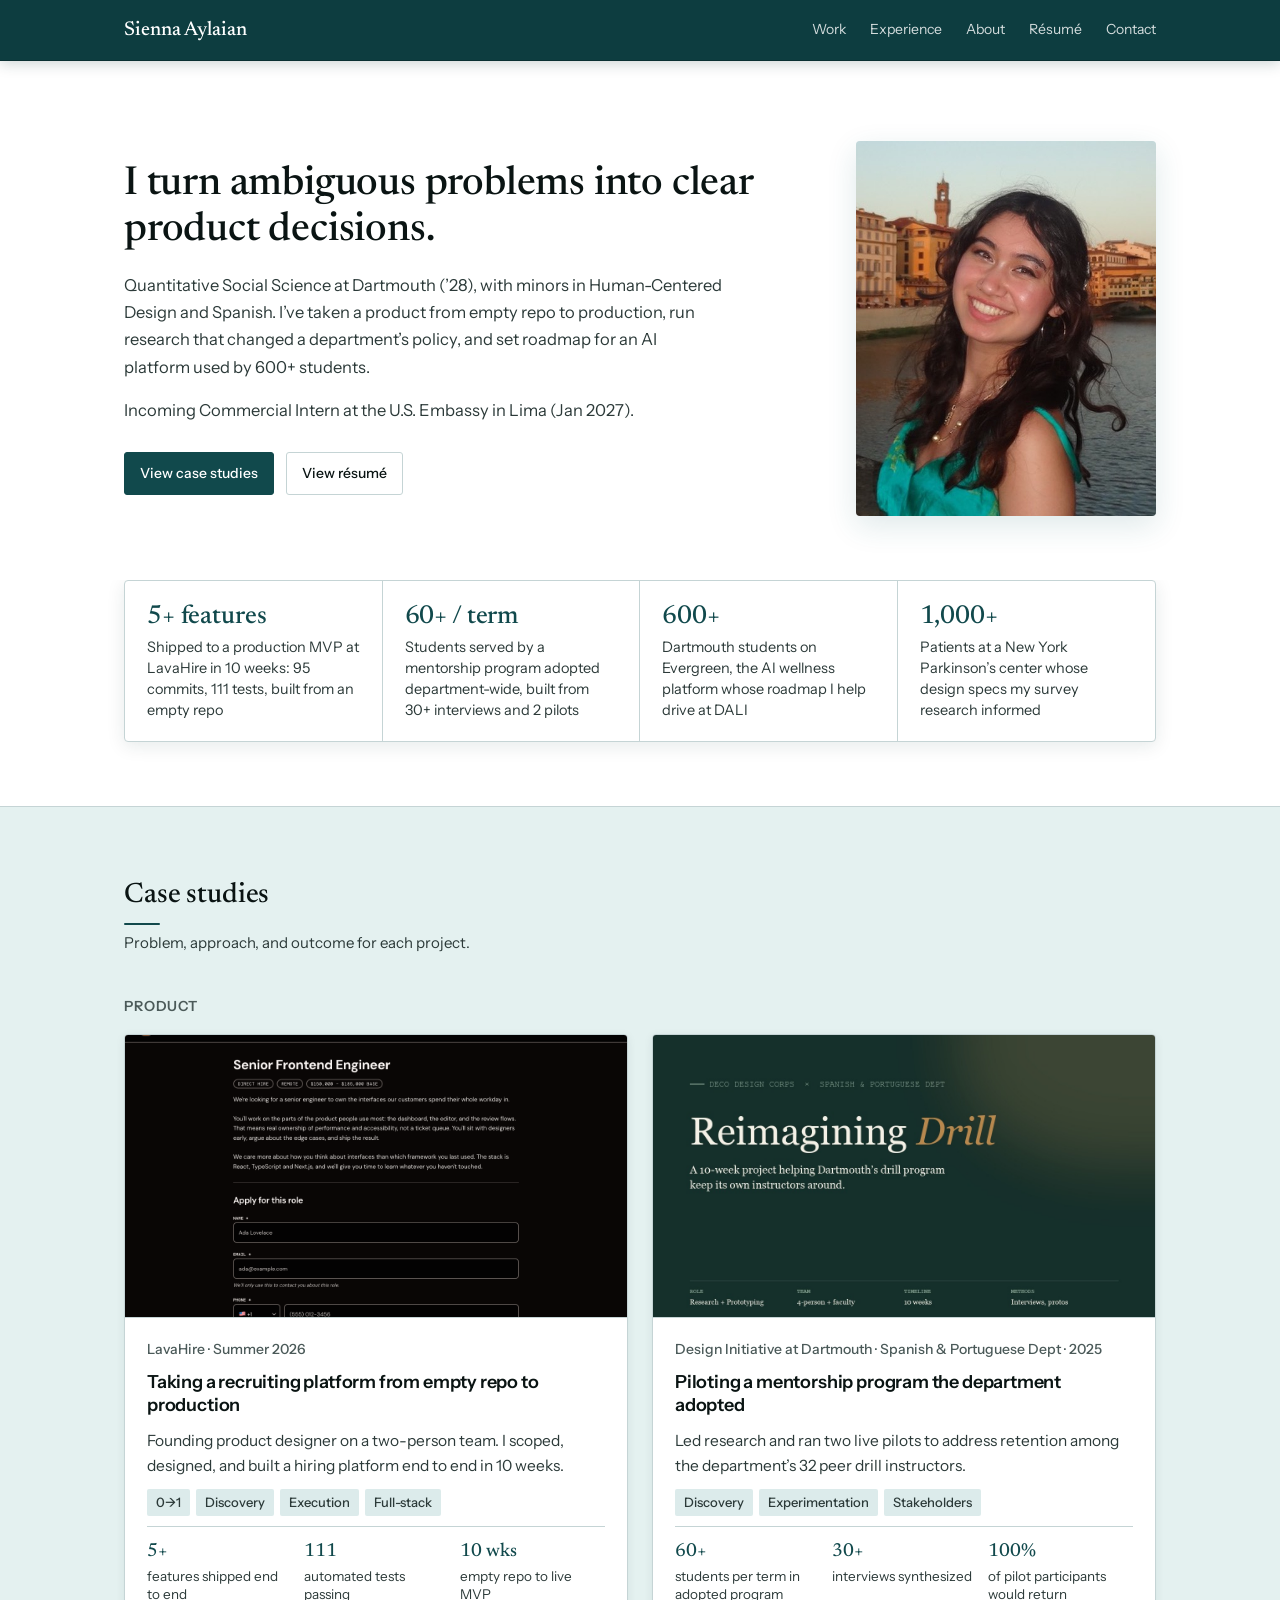
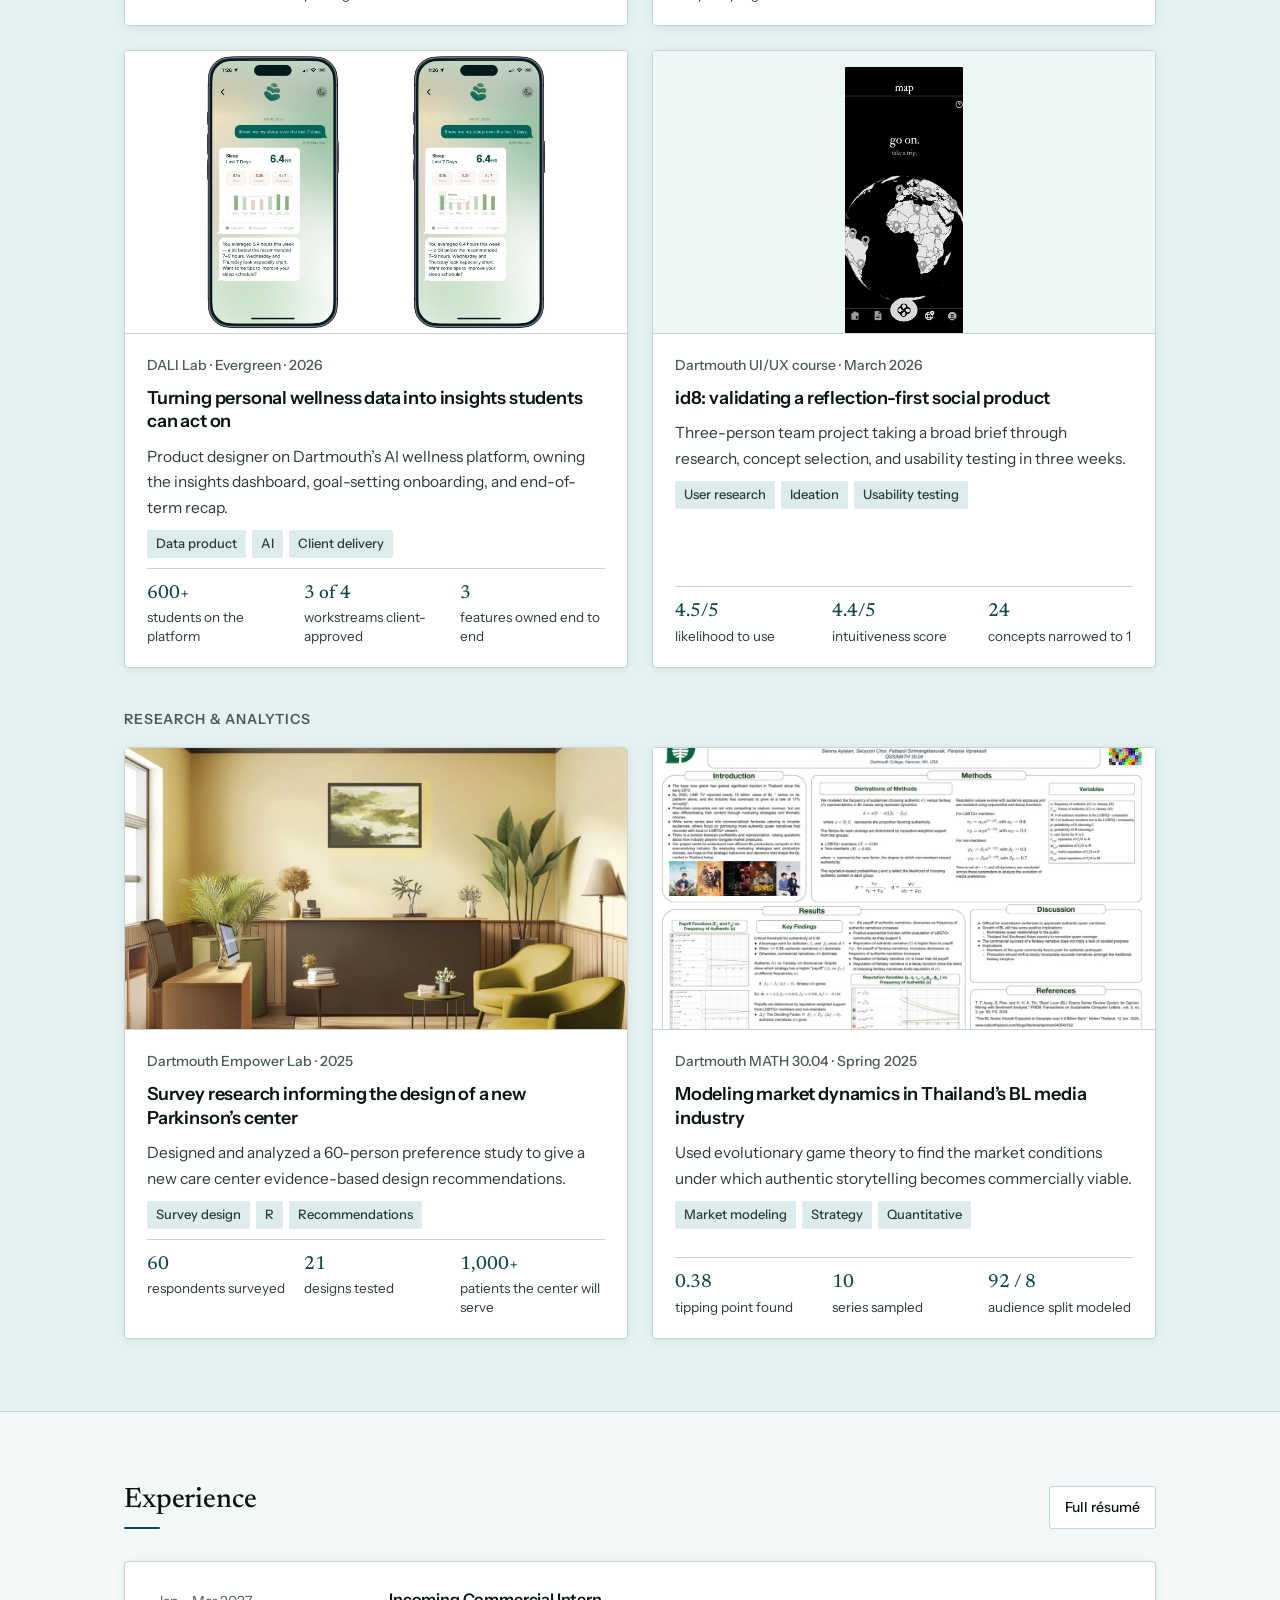
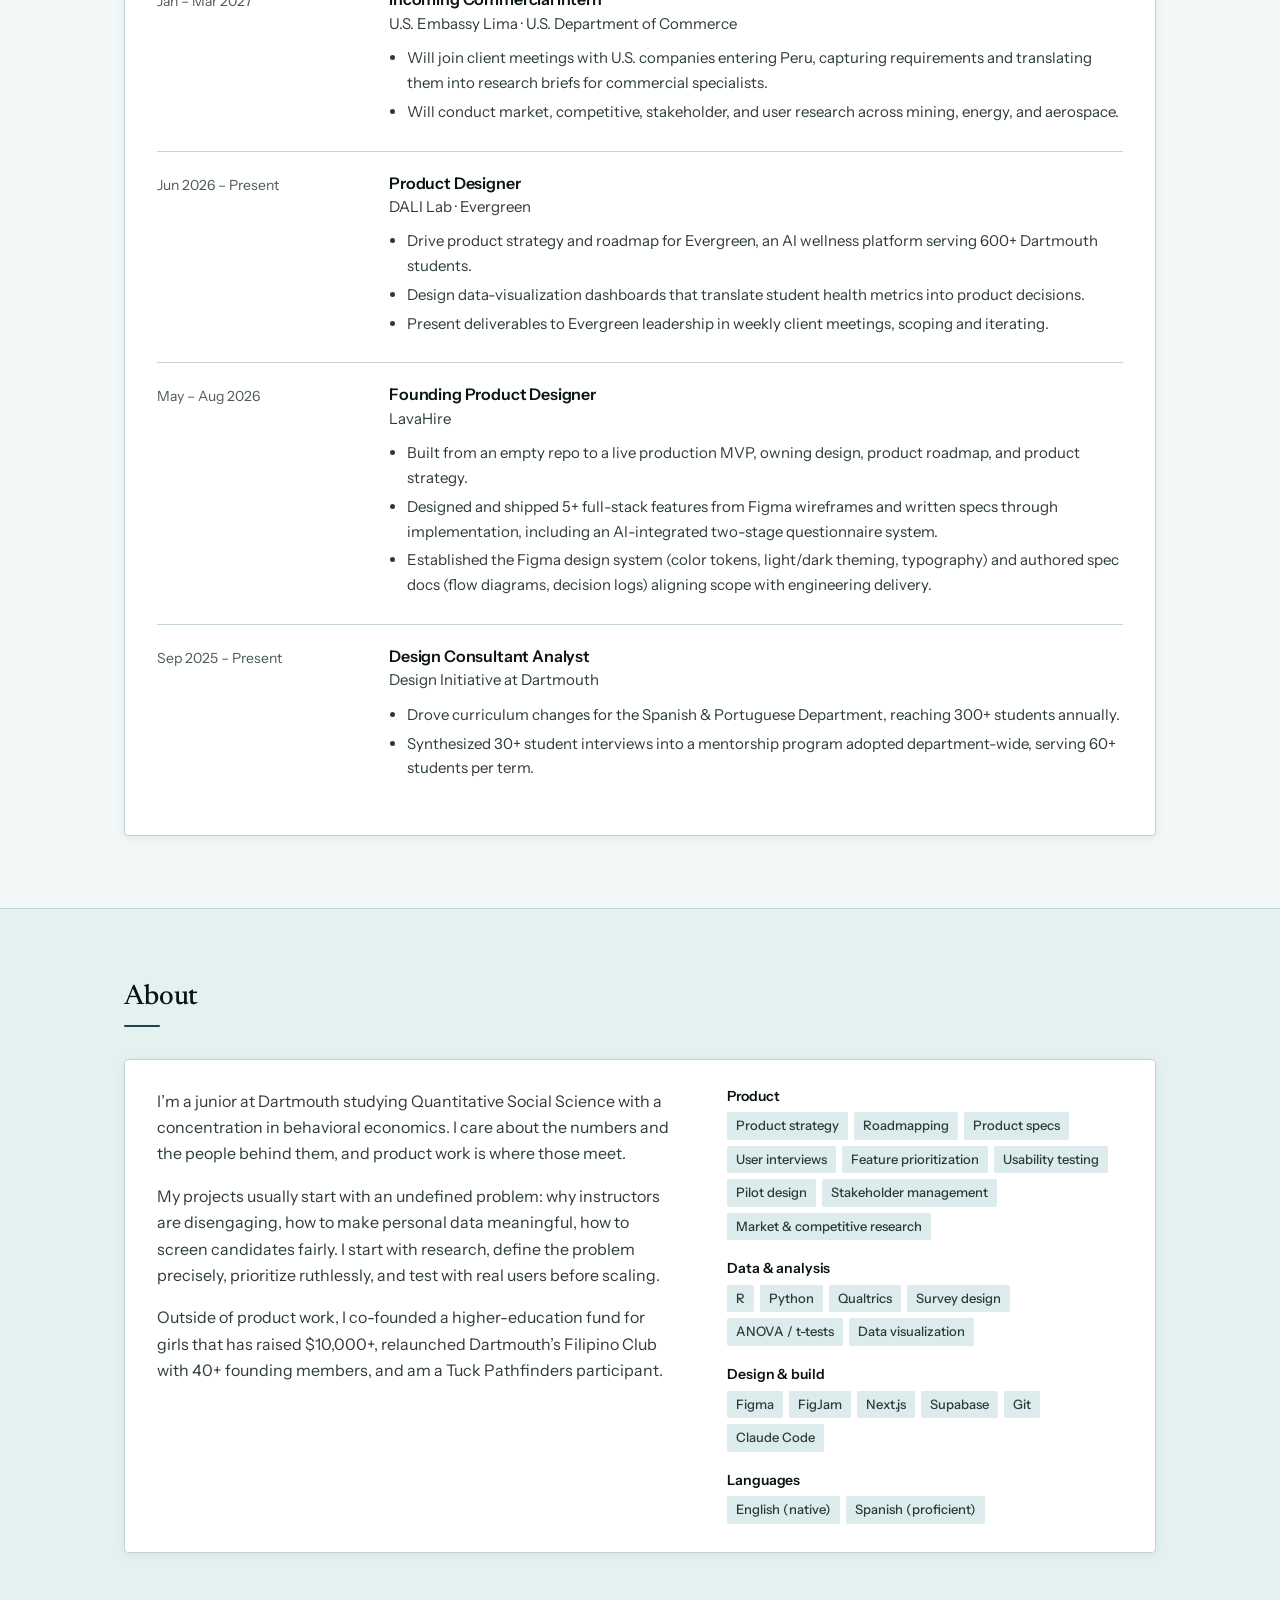
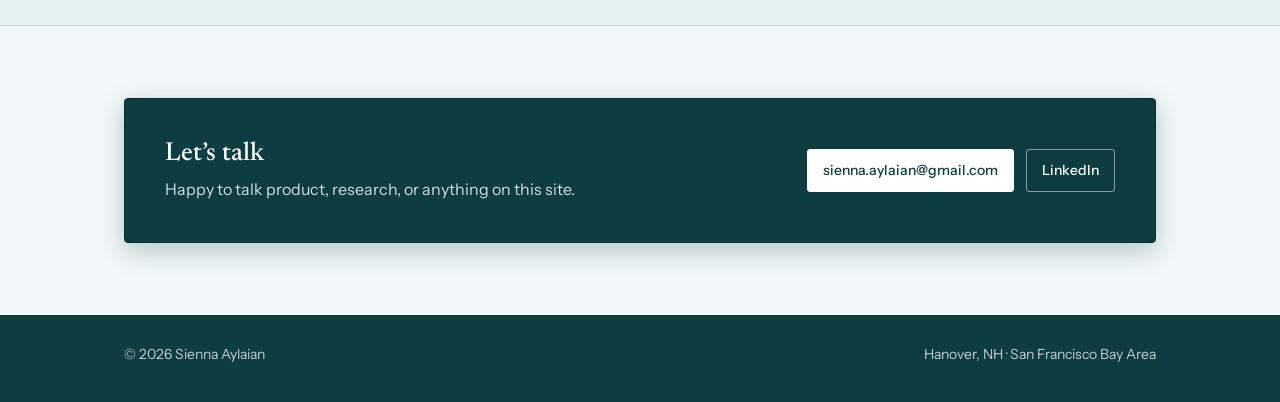
<file: pm/index.html>
<!doctype html>
<html lang="en">
<head>
<meta charset="utf-8">
<meta name="viewport" content="width=device-width, initial-scale=1">
<title>Sienna Aylaian · Product</title>
<meta name="description" content="Sienna Aylaian: product management portfolio. Quantitative Social Science, Dartmouth '28.">
<link rel="icon" type="image/png" href="assets/favicon.png?v=2">
<link rel="apple-touch-icon" href="assets/apple-touch-icon.png?v=2">
<link rel="preconnect" href="https://fonts.googleapis.com">
<link rel="preconnect" href="https://fonts.gstatic.com" crossorigin>
<link href="https://fonts.googleapis.com/css2?family=Instrument+Sans:wght@400;500;600;700&family=Newsreader:opsz,wght@6..72,400;6..72,500&display=swap" rel="stylesheet">
<style>
/* Light only. Teal accent is a nod to the main portfolio. */
:root{
  color-scheme:light;
  --bg:#ffffff; --surface:#eef5f5; --surface-2:#dcebeb; --border:#c5d4d5;
  --text:#0a1413; --muted:#2c3a39; --subtle:#4b5a59;
  --accent:#11494c; --accent-soft:#d9ecea; --aqua:#bfe2e2;
  --radius:4px; --serif:"Newsreader",Georgia,serif; --max:1080px; --gutter:24px;
}
*{box-sizing:border-box}
html{scroll-behavior:smooth;scroll-padding-top:72px}
body{margin:0;background:var(--bg);color:var(--text);font:16px/1.65 "Instrument Sans",system-ui,-apple-system,"Segoe UI",sans-serif;-webkit-font-smoothing:antialiased}
a{color:inherit}
img{max-width:100%;display:block}
.wrap{max-width:var(--max);margin:0 auto;padding:0 var(--gutter)}
h1,h2,h3{line-height:1.2;letter-spacing:-.01em;margin:0}
h1,h2,.metric b,blockquote{font-family:var(--serif);font-weight:500!important;letter-spacing:-.005em}

/* header */
header.top{position:sticky;top:0;z-index:10;background:#0d3d40;border-bottom:1px solid #0a3033;box-shadow:0 2px 14px rgba(10,48,51,.22);color:#fff}
header.top .wrap{display:flex;align-items:center;justify-content:space-between;height:60px;gap:16px}
.brand{font-family:var(--serif);font-weight:500;text-decoration:none;font-size:20px;color:#fff}
nav.main{display:flex;gap:24px;font-size:14px}
nav.main a{text-decoration:none;color:rgba(255,255,255,.82)}
nav.main a:hover{color:#fff}
.btn{display:inline-flex;align-items:center;gap:8px;padding:9px 15px;border-radius:3px;font-size:14px;font-weight:500;text-decoration:none;border:1px solid var(--border);background:var(--bg);color:var(--text);transition:background .15s,border-color .15s}
.btn:hover{background:var(--surface)}
.btn.primary{background:var(--accent);border-color:var(--accent);color:var(--bg)}
.btn.primary:hover{filter:brightness(1.1);background:var(--accent)}

/* hero */
.hero-bg{position:relative;background:var(--bg)}
.hero{position:relative;padding:80px 0 64px;display:grid;grid-template-columns:1fr 300px;gap:56px;align-items:center}
.eyebrow{font-size:14px;font-weight:500;color:var(--subtle);text-transform:uppercase;letter-spacing:.06em;margin-bottom:16px}
.hero h1{font-size:clamp(30px,3.8vw,40px);line-height:1.15;margin-bottom:18px}
.hero p.lede{font-size:16.5px;color:var(--muted);max-width:600px;margin:0 0 28px}
.hero p.lede + p.lede{margin-top:-12px}
.hero .ctas{display:flex;gap:12px;flex-wrap:wrap}
.portrait-wrap{position:relative}
.portrait{position:relative;border-radius:var(--radius);overflow:hidden;aspect-ratio:4/5;background:var(--surface);box-shadow:0 10px 30px rgba(29,100,103,.14)}
.portrait img{width:100%;height:100%;object-fit:cover;object-position:50% 40%}

/* sections */
section.block{position:relative;overflow:hidden;padding:72px 0;border-top:1px solid var(--border);background:#e4f1f0}
section.block:nth-of-type(even){background:#f1f8f7}
section.block > .wrap{position:relative}
.sec-head{display:flex;justify-content:space-between;align-items:end;gap:16px;margin-bottom:32px}
.sec-head h2{font-size:28px}
.sec-head p{margin:6px 0 0;color:var(--muted);font-size:15px}

/* metrics */
.metrics{display:grid;grid-template-columns:repeat(4,1fr);border:1px solid var(--border);border-radius:var(--radius);overflow:hidden}
.metric{padding:22px 22px 20px;border-right:1px solid var(--border)}
.metric:last-child{border-right:0}
.metric b{display:block;font-size:26px;line-height:1.15;color:var(--accent)}
.metric span{display:block;font-size:14.5px;color:var(--muted);margin-top:4px;line-height:1.45}

/* project cards */
.cards{display:grid;grid-template-columns:repeat(2,1fr);gap:24px}
.card{display:flex;flex-direction:column;border:1px solid var(--border);border-radius:var(--radius);overflow:hidden;text-decoration:none;background:var(--bg);box-shadow:0 2px 10px rgba(10,48,51,.07);transition:border-color .15s,box-shadow .15s,transform .15s}
.card:hover{border-color:color-mix(in srgb,var(--accent) 45%,var(--border));box-shadow:0 8px 24px rgba(10,48,51,.14);transform:translateY(-2px)}
.card .thumb{aspect-ratio:16/9;background:var(--surface);display:flex;align-items:center;justify-content:center;overflow:hidden;border-bottom:1px solid var(--border)}
.card .thumb img{width:100%;height:100%;object-fit:cover}
.card .thumb.contain img{object-fit:contain;padding:16px 0 0;object-position:50% 0}
.card .body{padding:20px 22px 22px;display:flex;flex-direction:column;gap:10px;flex:1}
.card .org{font-size:14px;font-weight:500;color:var(--subtle)}
.card h3{font-size:18px;font-weight:600;line-height:1.3}
.card p{margin:0;color:var(--muted);font-size:15.5px}
.card .result{margin-top:auto;padding-top:12px;border-top:1px solid var(--border);font-size:14px;color:var(--text)}
.card .result{display:grid;grid-template-columns:repeat(3,1fr);gap:12px}
.card .result div{font-size:13.5px;line-height:1.35;color:var(--muted)}
.card .result strong{display:block;font-family:var(--serif);font-weight:500;font-size:19px;color:var(--accent);margin-bottom:2px}
.tags{display:flex;flex-wrap:wrap;gap:6px}
.tag{font-size:13px;font-weight:500;padding:3px 9px;border-radius:2px;background:var(--surface-2);color:var(--muted)}
.subhead{font-size:14px;font-weight:600;text-transform:uppercase;letter-spacing:.06em;color:var(--subtle);margin:40px 0 16px}
.subhead:first-of-type{margin-top:0}

/* experience */
.exp{display:grid;gap:0}
.exp-row{display:grid;grid-template-columns:200px 1fr;gap:32px;padding:22px 0;border-bottom:1px solid var(--border)}
.exp-row:first-child{padding-top:0}
.exp-row:last-child{border-bottom:0}
.exp-when{font-size:14px;color:var(--subtle)}
.exp-row h3{font-size:16px;font-weight:600}
.exp-row .org{color:var(--muted);font-size:15px;margin-top:2px}
.exp-row ul{margin:10px 0 0;padding-left:18px;color:var(--muted);font-size:15px}
.exp-row li{margin:4px 0}

/* about */
.about{display:grid;grid-template-columns:1.3fr 1fr;gap:56px}
.about p{color:var(--muted);margin:0 0 16px}
.skills{display:grid;gap:20px}
.skills h3{font-size:14px;font-weight:600;margin-bottom:8px}

/* contact / footer */
.sec-head h2::after{content:"";display:block;width:36px;height:2px;background:var(--accent);margin-top:10px;border-radius:2px}
.metrics{background:var(--bg);box-shadow:0 4px 18px rgba(10,48,51,.10)}
.exp,.about{background:var(--bg);border:1px solid var(--border);border-radius:var(--radius);padding:28px 32px;box-shadow:0 2px 10px rgba(10,48,51,.07)}
.contact{position:relative;overflow:hidden;background:#0d3d40;color:#fff;border:1px solid #0a3033;box-shadow:0 8px 26px rgba(10,48,51,.25);border-radius:var(--radius);padding:40px;display:flex;justify-content:space-between;align-items:center;gap:24px;flex-wrap:wrap}
.contact > div{position:relative}
.cs-top{position:relative;overflow:hidden;background:#e4f1f0;border-bottom:1px solid var(--border);margin-bottom:32px}
.contact h2{font-size:26px;margin-bottom:6px}
.contact p{margin:0;color:rgba(255,255,255,.82)}
.contact .btn{background:transparent;color:#fff;border-color:rgba(255,255,255,.5)}
.contact .btn:hover{background:rgba(255,255,255,.12)}
.contact .btn.primary{background:#fff;color:#0d3d40;border-color:#fff}
footer{padding:28px 0 36px;background:#0d3d40;color:rgba(255,255,255,.75);font-size:14px}
footer .wrap{display:flex;justify-content:space-between;gap:16px;flex-wrap:wrap}

/* case study */
.cs-back{display:inline-block;margin:32px 0 0;font-size:14px;color:var(--muted);text-decoration:none}
.cs-back:hover{color:var(--text)}
.cs-head{padding:28px 0 32px;max-width:780px}
.cs-head h1{font-size:clamp(28px,3.4vw,36px);line-height:1.15;margin:0 0 12px}
.cs-head p{font-size:16.5px;color:var(--muted);margin:0}
.facts{display:grid;grid-template-columns:repeat(4,1fr);gap:0;border-top:1px solid var(--border);border-bottom:1px solid var(--border);margin-bottom:40px}
.fact{padding:16px 16px 16px 0}
.fact dt{font-size:13px;font-weight:600;text-transform:uppercase;letter-spacing:.06em;color:var(--subtle);margin-bottom:4px}
.fact dd{margin:0;font-size:14px}
.tldr{display:grid;grid-template-columns:repeat(3,1fr);gap:16px;margin-bottom:40px}
.tldr div{background:#eaf4f3;border:1px solid var(--border);border-top:3px solid var(--accent);border-radius:var(--radius);padding:20px}
.tldr h3{font-size:13px;font-weight:600;text-transform:uppercase;letter-spacing:.06em;color:var(--accent);margin-bottom:8px}
.tldr p{margin:0;font-size:15.5px;color:var(--text)}
.cs-links{display:flex;gap:10px;flex-wrap:wrap;margin-bottom:48px}
.cs-body{max-width:780px}
.cs-body h2{font-size:24px;margin:48px 0 14px;padding-top:24px;border-top:1px solid var(--border)}
.cs-body h2:first-child{margin-top:0}
.cs-body p{color:var(--muted);margin:0 0 16px}
.cs-body p strong,.cs-body li strong{color:var(--text);font-weight:600}
.cs-body ul{color:var(--muted);padding-left:20px;margin:0 0 16px}
.cs-body li{margin:6px 0}
.cs-body .metrics{margin:8px 0 24px}
.cs-body blockquote{margin:20px 0;padding:4px 0 4px 20px;border-left:2px solid var(--accent);color:var(--text);font-size:19px;line-height:1.45;font-style:italic}
.cs-body blockquote cite{display:block;margin-top:8px;font-size:14px;font-style:normal;font-family:"Instrument Sans",system-ui,sans-serif;color:var(--subtle)}
.table{width:100%;border-collapse:collapse;font-size:15.5px;margin:4px 0 24px}
.table th,.table td{text-align:left;padding:10px 12px 10px 0;border-bottom:1px solid var(--border);vertical-align:top}
.table th{font-size:13px;font-weight:600;text-transform:uppercase;letter-spacing:.06em;color:var(--subtle)}
.table td{color:var(--muted)}
.table td:first-child{color:var(--text);font-weight:500}
.figs{display:grid;gap:16px;margin:8px 0 28px}
.figs.c1{grid-template-columns:1fr}
.figs.c2{grid-template-columns:repeat(2,1fr)}
.figs.c3{grid-template-columns:repeat(3,1fr)}
.figs.c4{grid-template-columns:repeat(4,1fr)}
figure{margin:0}
figure .frame{background:var(--surface);border:1px solid var(--border);border-radius:3px;overflow:hidden;display:flex;align-items:center;justify-content:center}
.figs.phone figure .frame{padding:16px}
.figs.phone img{max-height:440px;width:auto}
figure img{cursor:zoom-in}
figcaption{font-size:14px;color:var(--subtle);margin-top:8px;line-height:1.45}
.pager{display:grid;grid-template-columns:1fr 1fr;gap:16px;margin:64px 0 0;padding-top:32px;border-top:1px solid var(--border)}
.pager a{display:block;padding:18px 20px;border:1px solid var(--border);border-radius:var(--radius);text-decoration:none}
.pager a:hover{background:var(--surface)}
.pager small{display:block;font-size:13px;color:var(--subtle);text-transform:uppercase;letter-spacing:.06em;margin-bottom:4px}
.pager .next{text-align:right;grid-column:2}

/* résumé viewer */
.rv-head{display:flex;justify-content:space-between;align-items:end;gap:16px;flex-wrap:wrap;padding:8px 0 24px}
.rv-head h1{font-size:clamp(28px,3.4vw,36px)}
.rv-page{background:#fff;border:1px solid var(--border);box-shadow:0 8px 28px rgba(10,20,19,.10);max-width:860px;margin:0 auto 64px}
.rv-page img{width:100%;height:auto}
.lb{position:fixed;inset:0;background:rgba(10,12,16,.86);display:none;align-items:center;justify-content:center;padding:24px;z-index:50;cursor:zoom-out}
.lb.on{display:flex}
.lb img{max-width:100%;max-height:100%;border-radius:2px}

@media (max-width:860px){
  .hero{grid-template-columns:1fr;gap:32px;padding:48px 0 48px}
  .portrait-wrap{max-width:280px;order:-1}
  .portrait{aspect-ratio:1}
  .metrics{grid-template-columns:repeat(2,1fr)}
  .metric:nth-child(2){border-right:0}
  .metric:nth-child(-n+2){border-bottom:1px solid var(--border)}
  .cards{grid-template-columns:1fr}
  .about{grid-template-columns:1fr;gap:32px}
  .exp-row{grid-template-columns:1fr;gap:4px}
  .facts{grid-template-columns:repeat(2,1fr)}
  .tldr{grid-template-columns:1fr}
  .figs.c3,.figs.c4{grid-template-columns:repeat(2,1fr)}
}
@media (max-width:560px){
  :root{--gutter:16px}
  nav.main{gap:16px}
  nav.main a.hide-sm{display:none}
  .figs.c2{grid-template-columns:1fr}
  .figs.phone.c2{grid-template-columns:repeat(2,1fr)}
  .contact{padding:28px 22px}
  .exp,.about{padding:20px 18px}
  .pager{grid-template-columns:1fr}
  .pager .next{grid-column:1}
  section.block{padding:48px 0}
}
</style>
</head>
<body>
<header class="top">
  <div class="wrap">
    <a class="brand" href="#/">Sienna Aylaian</a>
    <nav class="main">
      <a href="#/work">Work</a>
      <a href="#/experience" class="hide-sm">Experience</a>
      <a href="#/about" class="hide-sm">About</a>
      <a href="#/resume">Résumé</a>
      <a href="#/contact">Contact</a>
    </nav>
  </div>
</header>

<main id="app"></main>

<footer>
  <div class="wrap">
    <span>© 2026 Sienna Aylaian</span>
    <span>Hanover, NH · San Francisco Bay Area</span>
  </div>
</footer>

<div class="lb" id="lb"><img alt=""></div>

<script>
const EMAIL = 'sienna.aylaian@gmail.com';
const LINKEDIN = 'https://www.linkedin.com/in/sienna-aylaian-b21998273/';
const RESUME = 'assets/sienna-aylaian-resume-pm.pdf';
const RESUME_IMG = 'assets/resume-pm.png';
const A = f => 'assets/' + f;

/* Case studies. Block types: h, p, ul, quote, metrics, table, figs */
const PROJECTS = [
{
  id:'lavahire', group:'product',
  org:'LavaHire · Summer 2026',
  title:'Taking a recruiting platform from empty repo to production',
  summary:'Founding product designer on a two-person team. I scoped, designed, and built a hiring platform end to end in 10 weeks.',
  cover:A('777bab45006ee52f.png'),
  tags:['0→1','Discovery','Execution','Full-stack'],
  result:[['5+','features shipped end to end'],['111','automated tests passing'],['10 wks','empty repo to live MVP']],
  facts:{Role:'Founding Product Designer (design, roadmap, strategy)', Team:'2 (with founder Mike Pope)', Timeline:'May – Aug 2026, remote', Tools:'Figma, FigJam, Claude Code, Next.js, Supabase'},
  tldr:{
    Problem:'A contract recruiter had spent years trying to build his own hiring software and needed someone to give the product shape and ship it.',
    Approach:'Ran discovery in FigJam, framed one guiding problem around fair screening, wireframed every flow, then built and shipped it in Next.js and Supabase.',
    Outcome:'Live production MVP with 5+ features, including an AI-integrated two-stage questionnaire, plus a Figma design system and spec docs that kept scope aligned with delivery.'
  },
  links:[['Try the live demo','https://lavahire-demo.vercel.app/login']],
  body:[
    {t:'h',x:'Context'},
    {t:'p',x:'LavaHire is recruiting software founded by Mike Pope, a contract recruiter. I joined when the repository was still empty and worked with Mike fully remote across an 11-hour time difference. I owned the product from research through production.'},
    {t:'h',x:'Discovery and problem framing'},
    {t:'p',x:'Before designing any screens, I ran an empathize-and-define pass in FigJam:'},
    {t:'ul',x:['<strong>Stakeholder mapping</strong> across recruiters, candidates, and legal.','<strong>Competitive audit</strong> of LinkedIn, Handshake, and Indeed application flows.','<strong>Secondary research</strong> on bias in hiring.']},
    {t:'p',x:'One finding became the guiding constraint for the product: visa sponsorship questions are a real business need, but when asked poorly they become a proxy for bias against foreign-sounding names.'},
    {t:'quote',x:'How might we screen for a real constraint without inviting a hidden judgment call?',c:'Problem statement that guided feature decisions'},
    {t:'figs',items:[[A('1a9b3e7435b0acca.png'),'Stakeholder map from the FigJam discovery board.']]},
    {t:'h',x:'Scope and delivery'},
    {t:'p',x:'I sequenced the work so the riskiest decisions were settled before code: grayscale wireframes for every flow, then the build, with visual identity applied last once the flows were stable.'},
    {t:'table',head:['Feature','What it does'],rows:[
      ['Job posting flow','Four-step wizard with plain-language copy; the entry point for every recruiter.'],
      ['Apply experience','Resume upload and application handling for every candidate.'],
      ['Screening questionnaires','The largest feature. Grew into an AI-integrated, two-stage flow with its own invite emails.'],
      ['Candidate FAQ','Applicant questions answered directly by the recruiter.'],
      ['Review dashboard','Staff view for reviewing candidates; design started, more planned.']
    ]},
    {t:'figs',cols:2,items:[[A('eb8105cbe1a44e48.png'),'Wireframe: job posting wizard.'],[A('69b676a4190bd209.png'),'Wireframe: recruiter empty state.'],[A('0e69bd571bb9e3ca.png'),'Wireframe: questionnaire builder.'],[A('5875eb67c3508cbf.png'),'Wireframe: public candidate FAQ.']]},
    {t:'figs',cols:2,items:[[A('777bab45006ee52f.png'),'Production: public apply page.'],[A('22f94fae3863fe65.png'),'Production: careers site.']]},
    {t:'h',x:'Keeping scope and delivery aligned'},
    {t:'p',x:'As the only designer and the primary builder, I documented decisions so the founder and I stayed aligned on what we were shipping and why.'},
    {t:'ul',x:['<strong>Written product specs</strong> for each feature before implementation.','<strong>Flow diagrams and decision logs</strong> recording trade-offs and what was deferred.','<strong>A Figma design system</strong> with color tokens, light/dark theming, and typography, so new screens stayed consistent as scope grew.']},
    {t:'h',x:'Results'},
    {t:'metrics',items:[['95','commits shipped to production'],['~9,000','lines of TypeScript / React'],['111','automated tests, all passing'],['10','weeks, part-time and remote']]},
    {t:'quote',x:'I have been trying to build some version of a recruiting software application on my own for more than ten years. Working with Sienna gave the project the focus it had always lacked.',c:'Mike Pope, Founder, LavaHire'},
    {t:'h',x:'What I took away'},
    {t:'p',x:'Owning both the product decisions and the build made trade-offs concrete: every feature had a real cost in time, so scoping and sequencing mattered as much as the design itself.'}
  ]
},
{
  id:'reimagining-drill', group:'product',
  org:'Design Initiative at Dartmouth · Spanish & Portuguese Dept · 2025',
  title:'Piloting a mentorship program the department adopted',
  summary:'Led research and ran two live pilots to address retention among the department’s 32 peer drill instructors.',
  cover:A('af7b23b5845c30a0.jpg'),
  tags:['Discovery','Experimentation','Stakeholders'],
  result:[['60+','students per term in adopted program'],['30+','interviews synthesized'],['100%','of pilot participants would return']],
  facts:{Role:'Research lead + prototyping', Team:'4-person team + faculty partner', Timeline:'10 weeks', Methods:'Interviews, surveys, live pilots'},
  tldr:{
    Problem:'Experienced drill instructors were disengaging: they re-tried out and re-trained every term and felt little recognition or connection.',
    Approach:'Synthesized 30+ interviews and survey data, then tested peer mentorship as a live program over two iterated pilot rounds.',
    Outcome:'Mentorship model adopted department-wide, serving 60+ students per term, alongside curriculum changes reaching 300+ students annually.'
  },
  links:[['View the full deck','https://docs.google.com/presentation/d/1ryaUmndq_-8o8F9q9Ni3pXB7dsOZJ4JowTgMRKbU']],
  body:[
    {t:'h',x:'Context'},
    {t:'p',x:'Dartmouth’s Spanish & Portuguese Department runs “drill,” small peer-led language practice sections taught by about 32 student instructors. Every term, every instructor re-tries out and re-trains from scratch, regardless of experience. Our faculty partner, Roberto, brought us in to understand why instructors were checking out.'},
    {t:'h',x:'Problem statement'},
    {t:'quote',x:'Drill instructors need to feel valued and supported by the department, but the reapplication process and lack of recognition hurt their sense of belonging and development.',c:'Defined from interviews with instructors like “Alex,” a veteran instructor since freshman year'},
    {t:'h',x:'My role'},
    {t:'ul',x:['<strong>Stakeholder management:</strong> met with our partner weekly to share findings and gauge what the department could realistically support.','<strong>Research synthesis:</strong> turned interview notes, training observations, and survey data into findings the team could design against.','<strong>Pilot operations:</strong> recruited the first mentor and wrote the participant agreement.','<strong>Iteration:</strong> redesigned round two based on round-one results.']},
    {t:'h',x:'Key insights'},
    {t:'metrics',items:[['30+','student interviews synthesized'],['65%','of instructors lacked relationships with peers outside training'],['5 hrs','of first-week training cited as the #1 reason not to reapply'],['2','live pilot rounds']]},
    {t:'quote',x:'Returning instructors know how drill is; faculty just understands it as a concept.',c:'Instructor interview'},
    {t:'h',x:'Experiments'},
    {t:'p',x:'We tested peer mentorship as a real, running program rather than a mockup, recruiting actual mentors and mentees and tracking check-ins.'},
    {t:'table',head:['Round','Setup','Worked','Didn’t'],rows:[
      ['Round 1','Full term · 1 mentor : 4 mentees','Low-commitment check-ins were easy to sustain.','Larger group was hard to schedule; mentor role was unclear, so check-ins were never sent.'],
      ['Round 2','2 weeks · 1 mentor : 2 mentees','Easier coordination; mentor was fully engaged and understood the role.','Conversation stalled when one person went quiet.']
    ]},
    {t:'p',x:'<strong>Learning:</strong> group size was not the real variable. What mattered was whether the mentor clearly understood their role, so the recommendation focused on defining expectations.'},
    {t:'h',x:'Recommendation'},
    {t:'ul',x:['<strong>Mentor expectations:</strong> check-ins a few times a week over text, plus two in-person meetups per term.','<strong>Selection:</strong> mentors apply at the start of term; new instructors are auto-enrolled as mentees.','<strong>Tryouts:</strong> new instructors keep full training; experienced instructors attend one refresher and mentor instead.']},
    {t:'h',x:'Results'},
    {t:'p',x:'The department adopted the mentorship model and the tryout restructure for the following term, launching a program serving 60+ students. In the post-pilot survey:'},
    {t:'metrics',items:[['100%','said their group interacted enough'],['100%','would do it again next term'],['100%','know who to ask for help'],['100%','want to keep teaching drill']]},
    {t:'figs',items:[[A('7a026dfdfdb6b1db.jpg'),'Post-pilot survey results (5-point scale).']]}
  ]
},
{
  id:'evergreen', group:'product',
  org:'DALI Lab · Evergreen · 2026',
  title:'Turning personal wellness data into insights students can act on',
  summary:'Product designer on Dartmouth’s AI wellness platform, owning the insights dashboard, goal-setting onboarding, and end-of-term recap.',
  cover:A('b3ae3b36d12968ef.jpg'),
  tags:['Data product','AI','Client delivery'],
  result:[['600+','students on the platform'],['3 of 4','workstreams client-approved'],['3','features owned end to end']],
  facts:{Role:'Product Designer (strategy & roadmap)', Team:'DALI Lab, Evergreen', Timeline:'Jun 2026 – present', Tools:'Figma'},
  tldr:{
    Problem:'Evergreen collects sleep, steps, mood, screen time, spending, and academic data, but raw numbers don’t tell a student whether they’re doing well.',
    Approach:'Structured insights into daily, weekly, and termly views with consistent metrics, paired with a goals onboarding flow and an end-of-term recap.',
    Outcome:'Goals onboarding and recap finalized; cross-insights approved by partner and student vote; daily/weekly dashboard in iteration.'
  },
  links:[],
  body:[
    {t:'h',x:'Context'},
    {t:'p',x:'Evergreen is Dartmouth’s AI-powered student wellness platform, built by students through the DALI Lab and serving 600+ users. It pairs a conversational chatbot, Evie, with insight tools that help students reflect on their term. I presented work to Evergreen leadership in weekly client meetings across a 10-week sprint.'},
    {t:'h',x:'Problem'},
    {t:'p',x:'The challenge was not the data but its presentation. We needed to surface meaningful patterns without turning the app into a dashboard of anxiety-inducing metrics.'},
    {t:'p',x:'<strong>Constraints</strong>'},
    {t:'ul',x:['A student team working within a design system inherited from the previous term.','Continuity with a chatbot and prototypes a prior team had already shipped.','A slow feedback loop split between team meetings and separate client check-ins.']},
    {t:'h',x:'Feature 1 · Termly goals and onboarding'},
    {t:'p',x:'Students choose a focus for the term, which expands into weekly and daily checklist items. This gives the insights that follow a goal to measure against.'},
    {t:'figs',cols:2,phone:true,items:[[A('6998bd2e8189ac58.png'),'Choosing a study–rest balance focus.'],[A('bdcb7cb0569411e0.png'),'The same screen with “staying connected” selected.']]},
    {t:'h',x:'Feature 2 · Insights dashboard'},
    {t:'p',x:'I split the dashboard into daily, weekly, and termly views, each with its own visual language, while keeping the underlying metrics consistent across all three. The same structure extends to location and dining data.'},
    {t:'figs',cols:3,phone:true,items:[[A('2b1c75832f5eab22.png'),'Termly cross-insights: several metrics on one graph with an auto-generated insight.'],[A('6737991ebdddd55c.png'),'Daily view: steps, activity, sleep, and photo widgets.'],[A('eaba4ef4b02c5d7d.png'),'Edit mode: students customize which widgets appear.']]},
    {t:'figs',cols:3,items:[[A('27028b36d080fe95.png'),'Daily map of a student’s route across campus.'],[A('2520705a776f7e11.png'),'Termly heatmap of most-visited places.'],[A('d8e20cabb86b5fe5.png'),'Dining balance with pacing advice for the rest of term.']]},
    {t:'h',x:'Feature 3 · Termly recap'},
    {t:'p',x:'To close the loop at the end of term, I designed a story-format recap students tap through, giving them a reason to return and reflect.'},
    {t:'figs',cols:4,phone:true,items:[[A('ffdca75cd97b8f9d.png'),'Title card'],[A('a241d4c67bca0b05.png'),'Activity with Evie'],[A('c839ef0b7cfabddb.png'),'Longest “happy” streak'],[A('477a9f4f9083c7ed.png'),'Most active day']]},
    {t:'h',x:'Status'},
    {t:'table',head:['Workstream','Status'],rows:[
      ['Termly goals and onboarding','Finalized; approved and ready for implementation.'],
      ['Termly recap','Finalized; working prototype in progress.'],
      ['Termly and weekly cross-insights','Approved by partner and student vote.'],
      ['Daily and weekly dashboard','In progress; another pass to align with the design system.']
    ]}
  ]
},
{
  id:'id8', group:'product',
  org:'Dartmouth UI/UX course · March 2026',
  title:'id8: validating a reflection-first social product',
  summary:'Three-person team project taking a broad brief through research, concept selection, and usability testing in three weeks.',
  cover:A('6822ae4ef1d44a17.png'), coverContain:true,
  tags:['User research','Ideation','Usability testing'],
  result:[['4.5/5','likelihood to use'],['4.4/5','intuitiveness score'],['24','concepts narrowed to 1']],
  facts:{Role:'Product designer (profile flows)', Team:'3 (with Batu Saridede, Liliana Ciraulo)', Timeline:'3-week sprint', Tools:'Figma'},
  tldr:{
    Problem:'Interviewees wanted honest, spontaneous connection, but most digital spaces reward polished, performative posting.',
    Approach:'Interviews and affinity mapping, 24 concepts from a Crazy 8’s sprint, then low-fi to high-fi with mentor critique and usability tests.',
    Outcome:'Scored 4.4/5 on intuitiveness and 4.5/5 on likelihood to use; named a “staff favorite” by the professor.'
  },
  links:[['Interactive prototype','https://www.figma.com/proto/0wTv0Ab2cPijzO8HATBmF8/Final-Project--10A--Batu--Lil'],['Figma file','https://www.figma.com/design/0wTv0Ab2cPijzO8HATBmF8/Final-Project--10A--Batu--Li']],
  body:[
    {t:'h',x:'Brief'},
    {t:'p',x:'Bridge the gap between people of different generations, cultures, languages, and beliefs.'},
    {t:'h',x:'Discovery'},
    {t:'p',x:'User interviews kept surfacing the same tension: people want honest, spontaneous connection, but social platforms reward the opposite.'},
    {t:'table',head:['Theme','Findings'],rows:[
      ['Needs','Honesty and openness; belonging; less nervousness about taking the first step.'],
      ['Frustrations','Performative, superficial social media; over-scheduled lives; only outgoing personalities feel “rewarded.”'],
      ['Goals','Spontaneity; genuine connection over shallow chats; familiarity and comfort.']
    ]},
    {t:'quote',x:'How do we get people to connect without the superficiality and shallowness of the real world?',c:'Interviewee, 21'},
    {t:'h',x:'Concept selection'},
    {t:'p',x:'A Crazy 8’s sprint produced 24 concepts. We converged on an anonymous, reflection-first platform built around one core action: capture a thought, choose whether to keep it private or share it, and see what others are thinking.'},
    {t:'p',x:'<strong>Process:</strong> interviews → affinity themes → 24 concepts → low-fi wireframes → monochrome mid-fi → visual identity last.'},
    {t:'figs',cols:4,phone:true,items:[[A('e4d561a54ab705ca.png'),'Mid-fi: ideas feed.'],[A('2805deb43f78c2c1.png'),'Mid-fi: user space.'],[A('2f93e3f03a5c669c.png'),'Mid-fi: custom profile picture.'],[A('f02838e5db107688.png'),'Mid-fi: custom font.']]},
    {t:'h',x:'Iteration'},
    {t:'ul',x:['Each designer iterated on their own section, then the team consolidated to fix style inconsistencies and flow confusion.','Critique from the professor and TAs targeted friction points before color was applied.','Consolidated “saved” and “collections” into the profile only, standardized buttons, and removed clutter.']},
    {t:'figs',cols:3,phone:true,items:[[A('6822ae4ef1d44a17.png'),'Map: ideas pinned where they were written.'],[A('d9779ed5ee850634.png'),'Ideas stream: save thoughts that stand out.'],[A('be4a9b207e2db589.png'),'User space: a personal board of reflections.']]},
    {t:'h',x:'Validation'},
    {t:'p',x:'We ran open-ended usability tests with 18–22 year-olds.'},
    {t:'metrics',items:[['4.4 / 5','felt intuitive and smooth to navigate'],['4.5 / 5','likelihood to use'],['24','concepts generated'],['3','weeks, brief to tested prototype']]},
    {t:'h',x:'Next steps'},
    {t:'p',x:'With more time, we would study how users move between id8 and existing social platforms and run additional rounds of usability testing.'}
  ]
},
{
  id:'parkinsons-aesthetics', group:'research',
  org:'Dartmouth Empower Lab · 2025',
  title:'Survey research informing the design of a new Parkinson’s center',
  summary:'Designed and analyzed a 60-person preference study to give a new care center evidence-based design recommendations.',
  cover:A('ae748c27d330eb83.jpg'),
  tags:['Survey design','R','Recommendations'],
  result:[['60','respondents surveyed'],['21','designs tested'],['1,000+','patients the center will serve']],
  facts:{Role:'Research & visual design', Team:'With Hannah Dorris, Prof. Elizabeth Murnane', Timeline:'Jan – Jun 2025', Tools:'Qualtrics, R, Photoshop, CSS'},
  tldr:{
    Problem:'Literature linked yellow and biophilic design to calm, but none of it had been tested with Parkinson’s patients specifically.',
    Approach:'Mocked up 21 room and floor-marking designs, surveyed 60 respondents in a custom Qualtrics survey, and analyzed results in R.',
    Outcome:'Design specs for a New York center serving 1,000+ patients: yellow or blue palettes with greenery, black arrow wayfinding, and handrails.'
  },
  links:[],
  body:[
    {t:'h',x:'Method'},
    {t:'table',head:['Step','What I did'],rows:[
      ['Review','Literature on how color and biophilic design affect mood and comfort.'],
      ['Visualize','21 room and floor-marking mockups, built after teaching myself Photoshop.'],
      ['Survey','Qualtrics survey with custom CSS; respondents rated each design 0–5.'],
      ['Analyze','t-tests, ANOVA, and Shapiro-Wilk normality checks in R.']
    ]},
    {t:'metrics',items:[['60','respondents'],['55%','patients (33)'],['34%','caretakers (20)'],['21','designs tested']]},
    {t:'h',x:'Findings'},
    {t:'p',x:'Across every space tested, yellow, biophilic, and arrow-based designs ranked highest, and patients’ preferences were consistent with the broader sample.'},
    {t:'table',head:['Space','Top design','Mean ± SD'],rows:[
      ['Floor markings','Black arrow','3.08 ± 1.61'],
      ['Reception room','Yellow biophilic','3.32 ± 1.28'],
      ['Studio room','Yellow','3.43 ± 1.04'],
      ['Evaluation room','Yellow biophilic','3.32 ± 1.28']
    ]},
    {t:'figs',cols:3,items:[[A('6e66177a040b4e85.jpg'),'Hallway with black arrow floor markings.'],[A('7138248c4fe0d838.jpg'),'Yellow studio room.'],[A('f54798e271a5bdea.jpg'),'Evaluation room variant.']]},
    {t:'h',x:'Recommendations'},
    {t:'ul',x:['Use greenery with a yellow or blue color scheme to make patients feel most welcome.','Use black arrow floor markings for wayfinding.','Add handrails or grab bars, which both patients and caretakers requested.']}
  ]
},
{
  id:'thai-bl', group:'research',
  org:'Dartmouth MATH 30.04 · Spring 2025',
  title:'Modeling market dynamics in Thailand’s BL media industry',
  summary:'Used evolutionary game theory to find the market conditions under which authentic storytelling becomes commercially viable.',
  cover:A('34bcf3b51a540759.jpg'),
  tags:['Market modeling','Strategy','Quantitative'],
  result:[['0.38','tipping point found'],['10','series sampled'],['92 / 8','audience split modeled']],
  facts:{Role:'Model derivation, data, presentation', Team:'4', Timeline:'Spring 2025', Methods:'Replicator dynamics, GeoGebra'},
  tldr:{
    Problem:'Studios choose between mass-appeal fantasy and authentic queer storytelling. Which strategy wins over time, and what would change that?',
    Approach:'Modeled the choice as a two-audience replicator game and set parameters from engagement data on ten real series.',
    Outcome:'Identified a hard threshold in audience “care” below which authentic content cannot win, regardless of quality.'
  },
  links:[['Poster (PDF)',A('5b042684537988be.pdf')],['Full paper (PDF)',A('6953864a6365ed93.pdf')]],
  body:[
    {t:'h',x:'Question'},
    {t:'p',x:'Thailand’s Boys’ Love (BL) industry is growing about 17% a year, with two audiences that want different things: a large mainstream audience that favors escapist fantasy, and a smaller LGBTQ+ audience that wants authentic representation. Which strategy dominates, and what would have to change for authenticity to be commercially sustainable?'},
    {t:'h',x:'Approach'},
    {t:'ul',x:['Modeled authentic vs. fantasy content as a replicator equation with reputation-weighted payoffs across two audience segments (8% / 92%).','Sampled ten prominent series from 2020–2024 and pulled engagement data from Reddit, MyDramaList, and X to set initial parameters.','Introduced a “care factor” γ for how much the majority audience values authenticity, and simulated across its range.']},
    {t:'h',x:'Findings'},
    {t:'metrics',items:[['0.38','care-factor threshold for authenticity to win'],['92%','audience share that dominates the outcome'],['10','series sampled'],['>90%','LGBTQ+ support for authentic content, still outweighed']]},
    {t:'figs',cols:2,items:[[A('8366048436aaf6ad.png'),'Baseline (γ = 0.1): fantasy’s payoff stays ahead across the domain.'],[A('701ddbf946c755b2.png'),'Crossover at γ = 0.38.']]},
    {t:'p',x:'<strong>Implication:</strong> because payoffs are population-weighted, shifting the majority audience’s preferences matters more than deepening support in the niche. Below the threshold, authentic content is structurally disadvantaged no matter its quality.'},
    {t:'h',x:'Limitations'},
    {t:'ul',x:['A static snapshot showing direction, not a timeline.','Ten series, categorized by our team’s judgment.','The baseline care factor rests on a single national study.']}
  ]
}
];

const EXPERIENCE = [
  {when:'Jan – Mar 2027', role:'Incoming Commercial Intern', org:'U.S. Embassy Lima · U.S. Department of Commerce', pts:['Will join client meetings with U.S. companies entering Peru, capturing requirements and translating them into research briefs for commercial specialists.','Will conduct market, competitive, stakeholder, and user research across mining, energy, and aerospace.']},
  {when:'Jun 2026 – Present', role:'Product Designer', org:'DALI Lab · Evergreen', pts:['Drive product strategy and roadmap for Evergreen, an AI wellness platform serving 600+ Dartmouth students.','Design data-visualization dashboards that translate student health metrics into product decisions.','Present deliverables to Evergreen leadership in weekly client meetings, scoping and iterating.']},
  {when:'May – Aug 2026', role:'Founding Product Designer', org:'LavaHire', pts:['Built from an empty repo to a live production MVP, owning design, product roadmap, and product strategy.','Designed and shipped 5+ full-stack features from Figma wireframes and written specs through implementation, including an AI-integrated two-stage questionnaire system.','Established the Figma design system (color tokens, light/dark theming, typography) and authored spec docs (flow diagrams, decision logs) aligning scope with engineering delivery.']},
  {when:'Sep 2025 – Present', role:'Design Consultant Analyst', org:'Design Initiative at Dartmouth', pts:['Drove curriculum changes for the Spanish & Portuguese Department, reaching 300+ students annually.','Synthesized 30+ student interviews into a mentorship program adopted department-wide, serving 60+ students per term.']},
];

const esc = s => String(s);
const $app = document.getElementById('app');

function card(p){
  return `<a class="card" href="#/work/${p.id}">
    <div class="thumb${p.coverContain?' contain':''}"><img src="${p.cover}" alt="" loading="lazy"></div>
    <div class="body">
      <div class="org">${p.org}</div>
      <h3>${p.title}</h3>
      <p>${p.summary}</p>
      <div class="tags">${p.tags.map(t=>`<span class="tag">${t}</span>`).join('')}</div>
      <div class="result">${p.result.map(([v,l])=>`<div><strong>${v}</strong>${l}</div>`).join('')}</div>
    </div></a>`;
}

function metrics(items){
  return `<div class="metrics">${items.map(([b,s])=>`<div class="metric"><b>${b}</b><span>${s}</span></div>`).join('')}</div>`;
}

function home(){
  const prod = PROJECTS.filter(p=>p.group==='product');
  const res = PROJECTS.filter(p=>p.group==='research');
  return `
  <div class="hero-bg">
  <div class="wrap">
    <section class="hero">
      <div>
        <h1>I turn ambiguous problems into clear product decisions.</h1>
        <p class="lede">Quantitative Social Science at Dartmouth (’28), with minors in Human-Centered Design and Spanish. I’ve taken a product from empty repo to production, run research that changed a department’s policy, and set roadmap for an AI platform used by 600+ students.</p>
        <p class="lede">Incoming Commercial Intern at the U.S. Embassy in Lima (Jan 2027).</p>
        <div class="ctas">
          <a class="btn primary" href="#/work">View case studies</a>
          <a class="btn" href="#/resume">View résumé</a>
        </div>
      </div>
      <div class="portrait-wrap"><div class="portrait"><img src="${A('1a35ee55e937e613.jpg')}" alt="Sienna Aylaian"></div></div>
    </section>
  </div>
  </div>
  <div class="wrap">
    ${metrics([
      ['5+ features','Shipped to a production MVP at LavaHire in 10 weeks: 95 commits, 111 tests, built from an empty repo'],
      ['60+ / term','Students served by a mentorship program adopted department-wide, built from 30+ interviews and 2 pilots'],
      ['600+','Dartmouth students on Evergreen, the AI wellness platform whose roadmap I help drive at DALI'],
      ['1,000+','Patients at a New York Parkinson’s center whose design specs my survey research informed']
    ])}
  </div>

  <section class="block" id="work" style="margin-top:64px">
    <div class="wrap">
      <div class="sec-head"><div><h2>Case studies</h2><p>Problem, approach, and outcome for each project.</p></div></div>
      <div class="subhead">Product</div>
      <div class="cards">${prod.map(card).join('')}</div>
      <div class="subhead">Research &amp; analytics</div>
      <div class="cards">${res.map(card).join('')}</div>
    </div>
  </section>

  <section class="block" id="experience">
    <div class="wrap">
      <div class="sec-head"><div><h2>Experience</h2></div><a class="btn" href="#/resume">Full résumé</a></div>
      <div class="exp">${EXPERIENCE.map(e=>`
        <div class="exp-row">
          <div class="exp-when">${e.when}</div>
          <div><h3>${e.role}</h3><div class="org">${e.org}</div>
          <ul>${e.pts.map(x=>`<li>${x}</li>`).join('')}</ul></div>
        </div>`).join('')}</div>
    </div>
  </section>

  <section class="block" id="about">
    <div class="wrap">
      <div class="sec-head"><div><h2>About</h2></div></div>
      <div class="about">
        <div>
          <p>I’m a junior at Dartmouth studying Quantitative Social Science with a concentration in behavioral economics. I care about the numbers and the people behind them, and product work is where those meet.</p>
          <p>My projects usually start with an undefined problem: why instructors are disengaging, how to make personal data meaningful, how to screen candidates fairly. I start with research, define the problem precisely, prioritize ruthlessly, and test with real users before scaling.</p>
          <p>Outside of product work, I co-founded a higher-education fund for girls that has raised $10,000+, relaunched Dartmouth’s Filipino Club with 40+ founding members, and am a Tuck Pathfinders participant.</p>
        </div>
        <div class="skills">
          <div><h3>Product</h3><div class="tags">${['Product strategy','Roadmapping','Product specs','User interviews','Feature prioritization','Usability testing','Pilot design','Stakeholder management','Market & competitive research'].map(t=>`<span class="tag">${t}</span>`).join('')}</div></div>
          <div><h3>Data &amp; analysis</h3><div class="tags">${['R','Python','Qualtrics','Survey design','ANOVA / t-tests','Data visualization'].map(t=>`<span class="tag">${t}</span>`).join('')}</div></div>
          <div><h3>Design &amp; build</h3><div class="tags">${['Figma','FigJam','Next.js','Supabase','Git','Claude Code'].map(t=>`<span class="tag">${t}</span>`).join('')}</div></div>
          <div><h3>Languages</h3><div class="tags"><span class="tag">English (native)</span><span class="tag">Spanish (proficient)</span></div></div>
        </div>
      </div>
    </div>
  </section>

  <section class="block" id="contact">
    <div class="wrap">
      <div class="contact">
        <div><h2>Let’s talk</h2><p>Happy to talk product, research, or anything on this site.</p></div>
        <div class="ctas" style="display:flex;gap:12px;flex-wrap:wrap">
          <a class="btn primary" href="mailto:${EMAIL}">${EMAIL}</a>
          <a class="btn" href="${LINKEDIN}" target="_blank" rel="noopener">LinkedIn</a>
        </div>
      </div>
    </div>
  </section>`;
}

function block(b){
  switch(b.t){
    case 'h': return `<h2>${b.x}</h2>`;
    case 'p': return `<p>${b.x}</p>`;
    case 'ul': return `<ul>${b.x.map(i=>`<li>${i}</li>`).join('')}</ul>`;
    case 'quote': return `<blockquote>“${b.x}”${b.c?`<cite>${b.c}</cite>`:''}</blockquote>`;
    case 'metrics': return metrics(b.items);
    case 'table': return `<table class="table"><thead><tr>${b.head.map(h=>`<th>${h}</th>`).join('')}</tr></thead><tbody>${b.rows.map(r=>`<tr>${r.map(c=>`<td>${c}</td>`).join('')}</tr>`).join('')}</tbody></table>`;
    case 'figs': return `<div class="figs c${b.cols||1}${b.phone?' phone':''}">${b.items.map(([src,cap])=>`<figure><div class="frame"><img src="${src}" alt="${cap}" loading="lazy"></div><figcaption>${cap}</figcaption></figure>`).join('')}</div>`;
  }
  return '';
}

function study(p){
  const i = PROJECTS.indexOf(p), prev = PROJECTS[i-1], next = PROJECTS[i+1];
  return `<div class="cs-top"><div class="wrap" style="position:relative">
    <a class="cs-back" href="#/work">← All case studies</a>
    <div class="cs-head">
      <div class="eyebrow">${p.org}</div>
      <h1>${p.title}</h1>
      <p>${p.summary}</p>
    </div></div></div>
  <div class="wrap">
    <dl class="facts">${Object.entries(p.facts).map(([k,v])=>`<div class="fact"><dt>${k}</dt><dd>${v}</dd></div>`).join('')}</dl>
    <div class="tldr">${Object.entries(p.tldr).map(([k,v])=>`<div><h3>${k}</h3><p>${v}</p></div>`).join('')}</div>
    ${p.links.length?`<div class="cs-links">${p.links.map(([l,u],j)=>`<a class="btn${j?'':' primary'}" href="${u}" target="_blank" rel="noopener">${l} ↗</a>`).join('')}</div>`:''}
    <article class="cs-body">${p.body.map(block).join('')}</article>
    <nav class="pager">
      ${prev?`<a href="#/work/${prev.id}"><small>Previous</small>${prev.title}</a>`:''}
      ${next?`<a class="next" href="#/work/${next.id}"><small>Next</small>${next.title}</a>`:''}
    </nav>
  </div>`;
}

function resume(){
  return `<div class="cs-top"><div class="wrap" style="position:relative">
    <a class="cs-back" href="#/">← Back to home</a>
    <div class="rv-head">
      <div><div class="eyebrow">Résumé</div><h1>Sienna Aylaian</h1></div>
      <a class="btn primary" href="${RESUME}" download="Sienna Aylaian - Resume.pdf">Download PDF</a>
    </div></div></div>
  <div class="wrap"><div class="rv-page"><img src="${RESUME_IMG}" alt="Sienna Aylaian résumé"></div></div>`;
}

let lastView = '';
function route(){
  const h = location.hash.replace(/^#\/?/,'');
  const m = h.match(/^work\/(.+)$/);
  const p = m && PROJECTS.find(x=>x.id===m[1]);
  if(h==='resume'){
    $app.innerHTML = resume(); lastView = 'resume';
    document.title = 'Résumé · Sienna Aylaian';
    window.scrollTo(0,0);
    return;
  }
  if(p){
    $app.innerHTML = study(p); lastView = 'study';
    document.title = p.title + ' · Sienna Aylaian';
    window.scrollTo(0,0);
    return;
  }
  if(lastView!=='home'){ $app.innerHTML = home(); lastView = 'home'; }
  document.title = 'Sienna Aylaian · Product';
  const target = h && document.getElementById(h);
  if(target) target.scrollIntoView(); else window.scrollTo(0,0);
}
window.addEventListener('hashchange', route);
route();

const lb = document.getElementById('lb');
document.addEventListener('click', e=>{
  const img = e.target.closest('figure img');
  if(img){ lb.firstElementChild.src = img.src; lb.classList.add('on'); }
  else if(e.target.closest('#lb')) lb.classList.remove('on');
});
document.addEventListener('keydown', e=>{ if(e.key==='Escape') lb.classList.remove('on'); });
</script>
<script data-goatcounter="https://siennaaylaian.goatcounter.com/count" async src="//gc.zgo.at/count.js"></script>
</body>
</html>
</file>
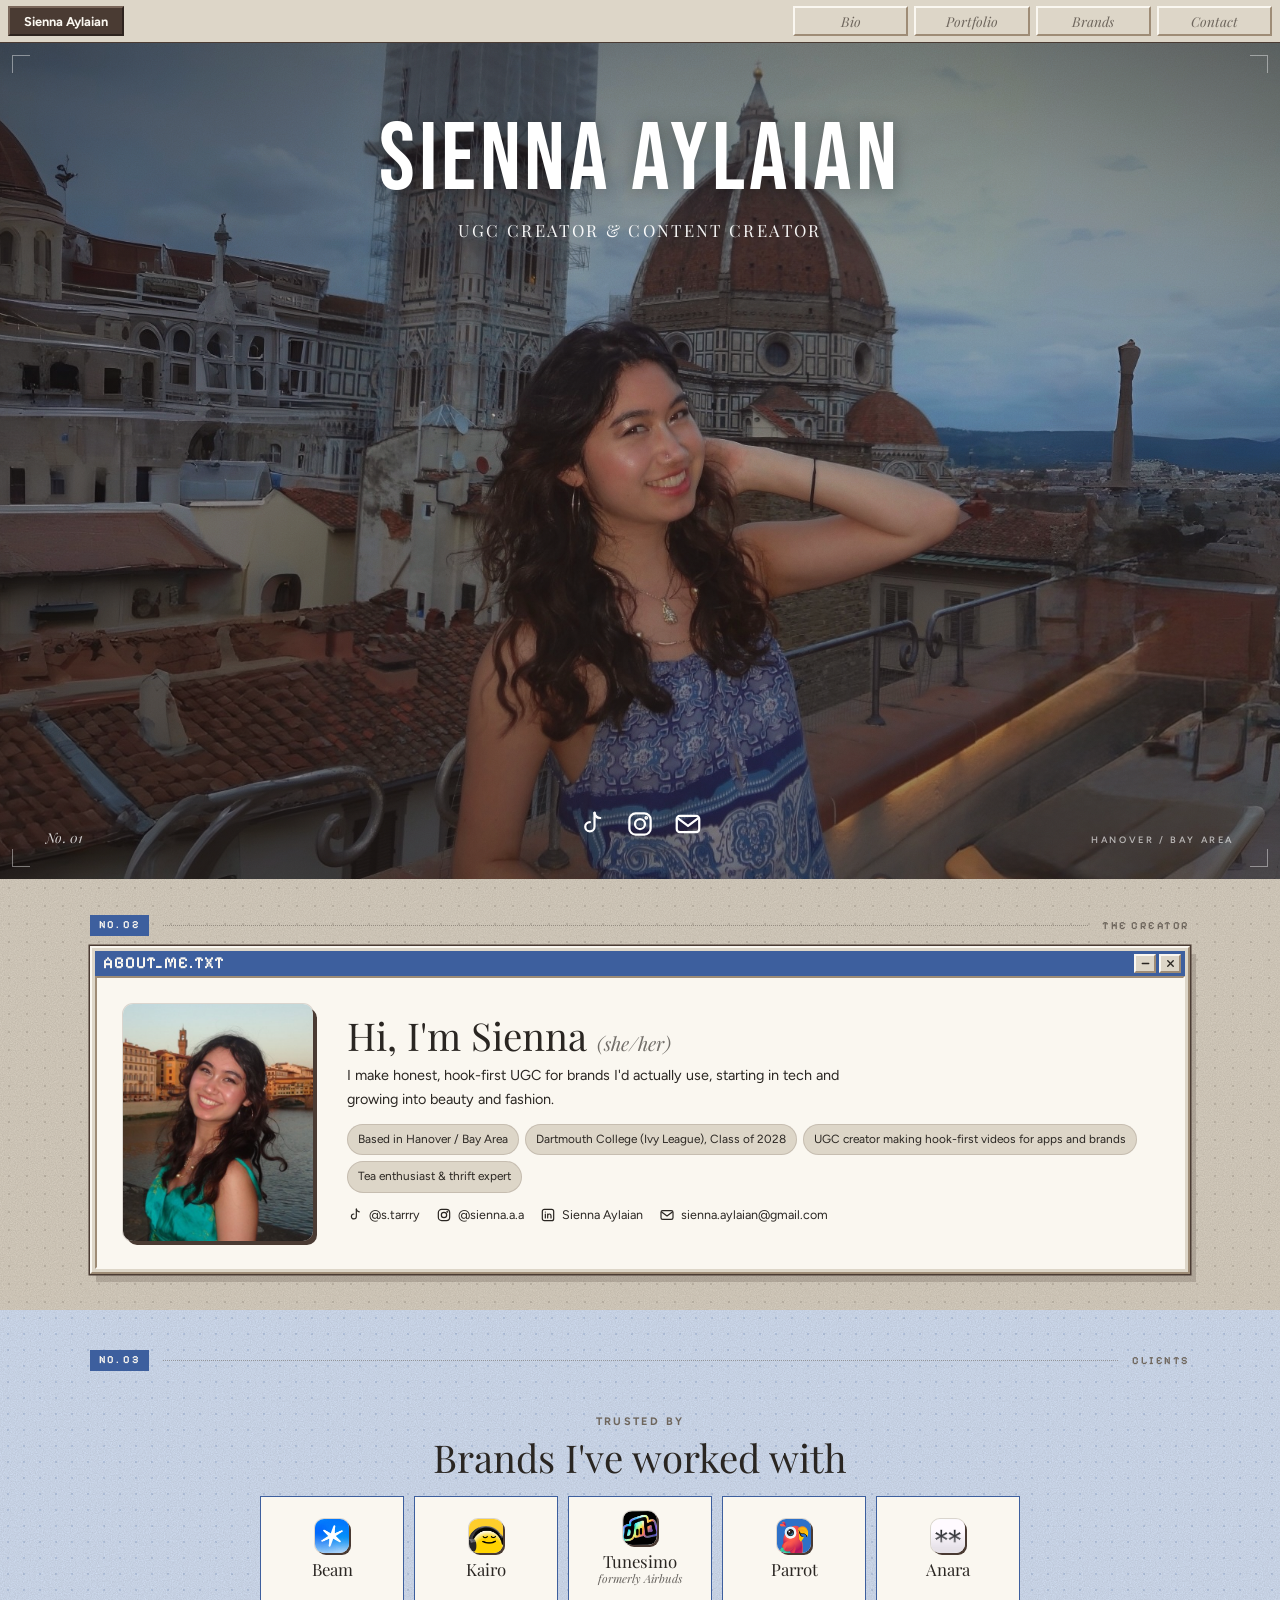
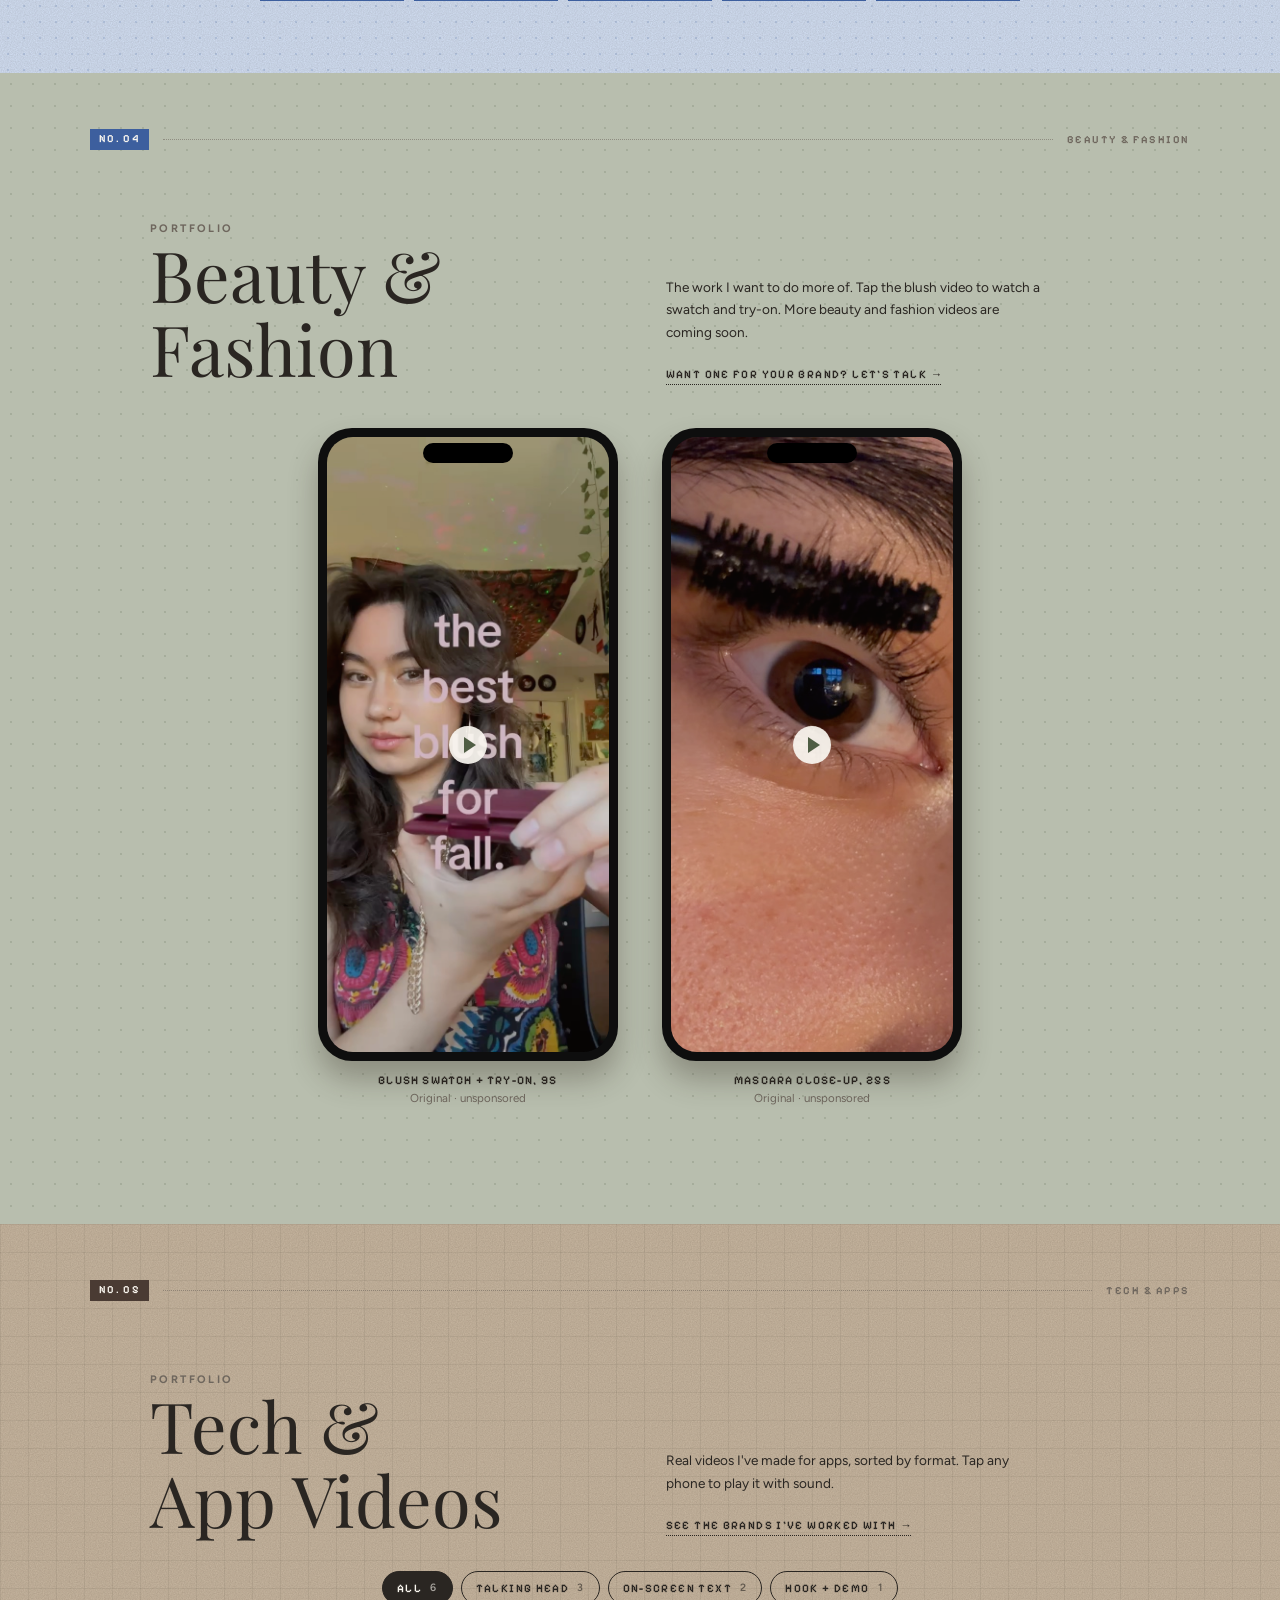
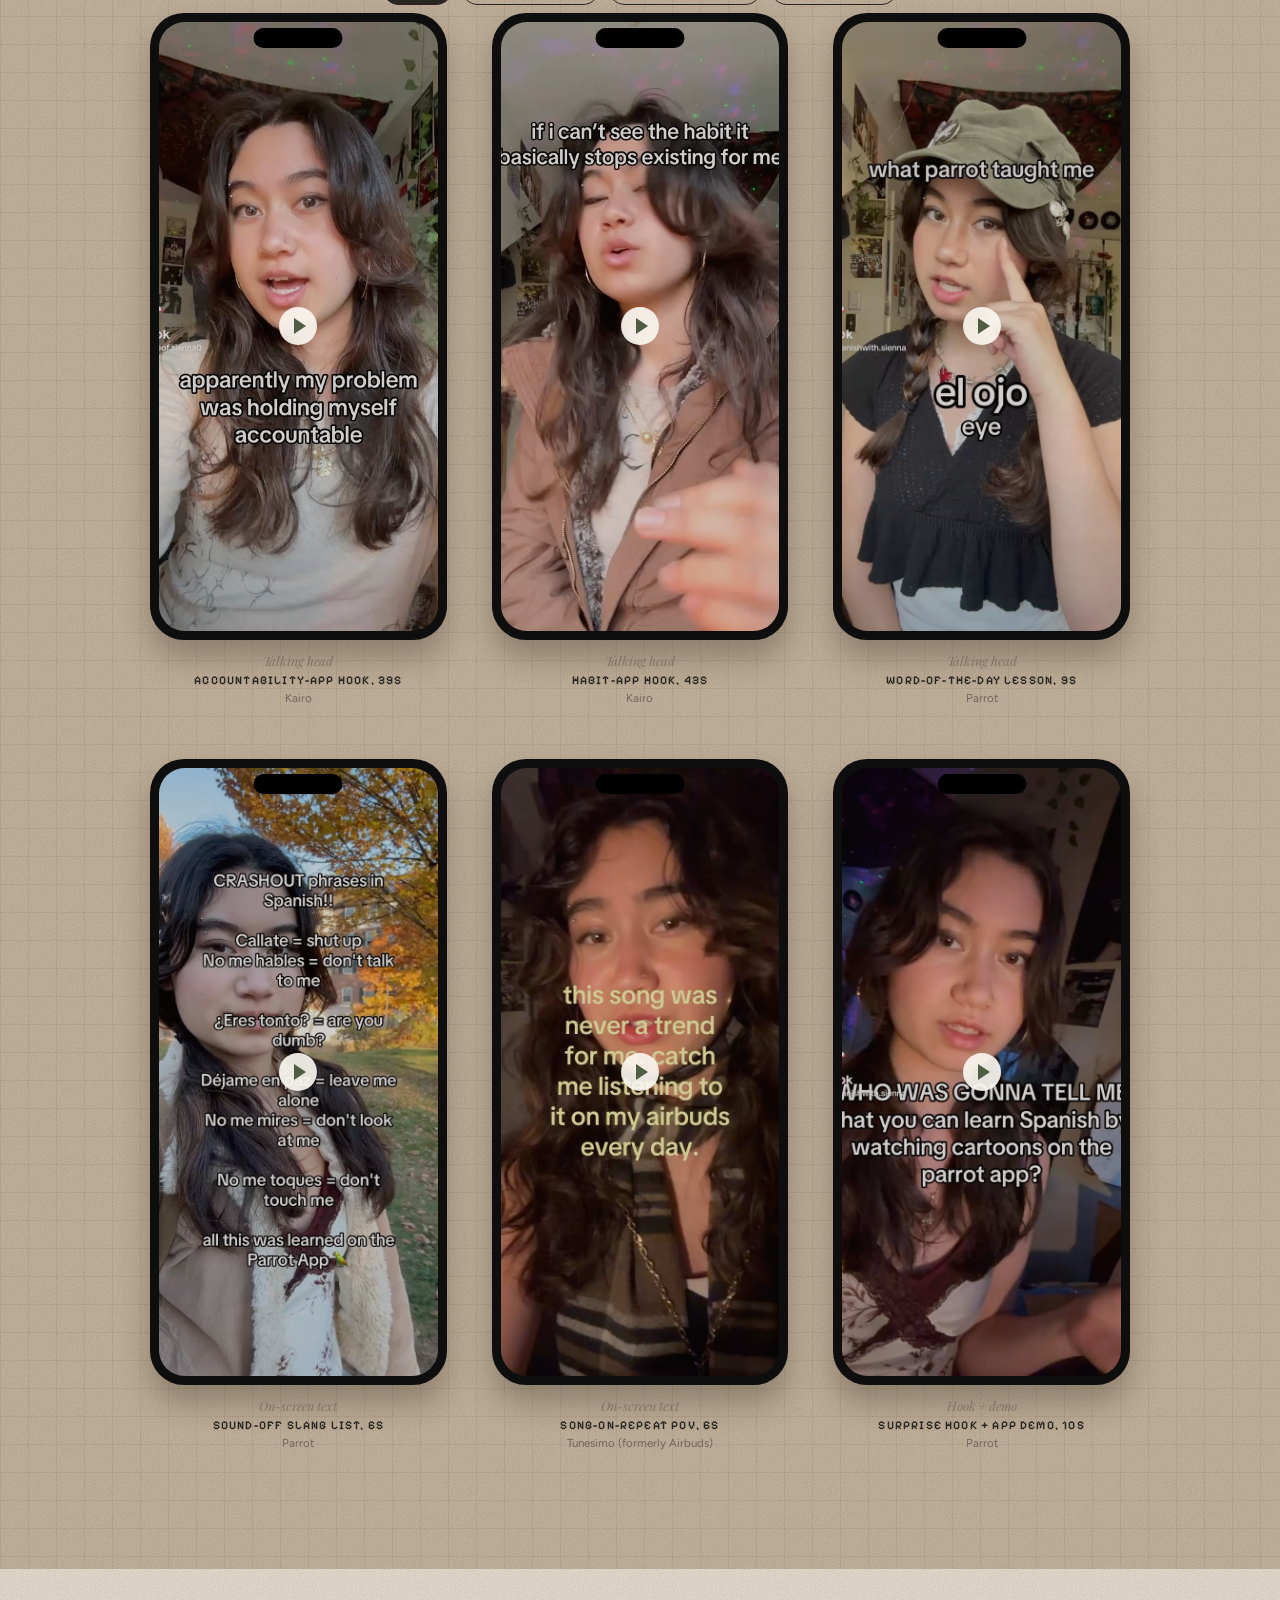
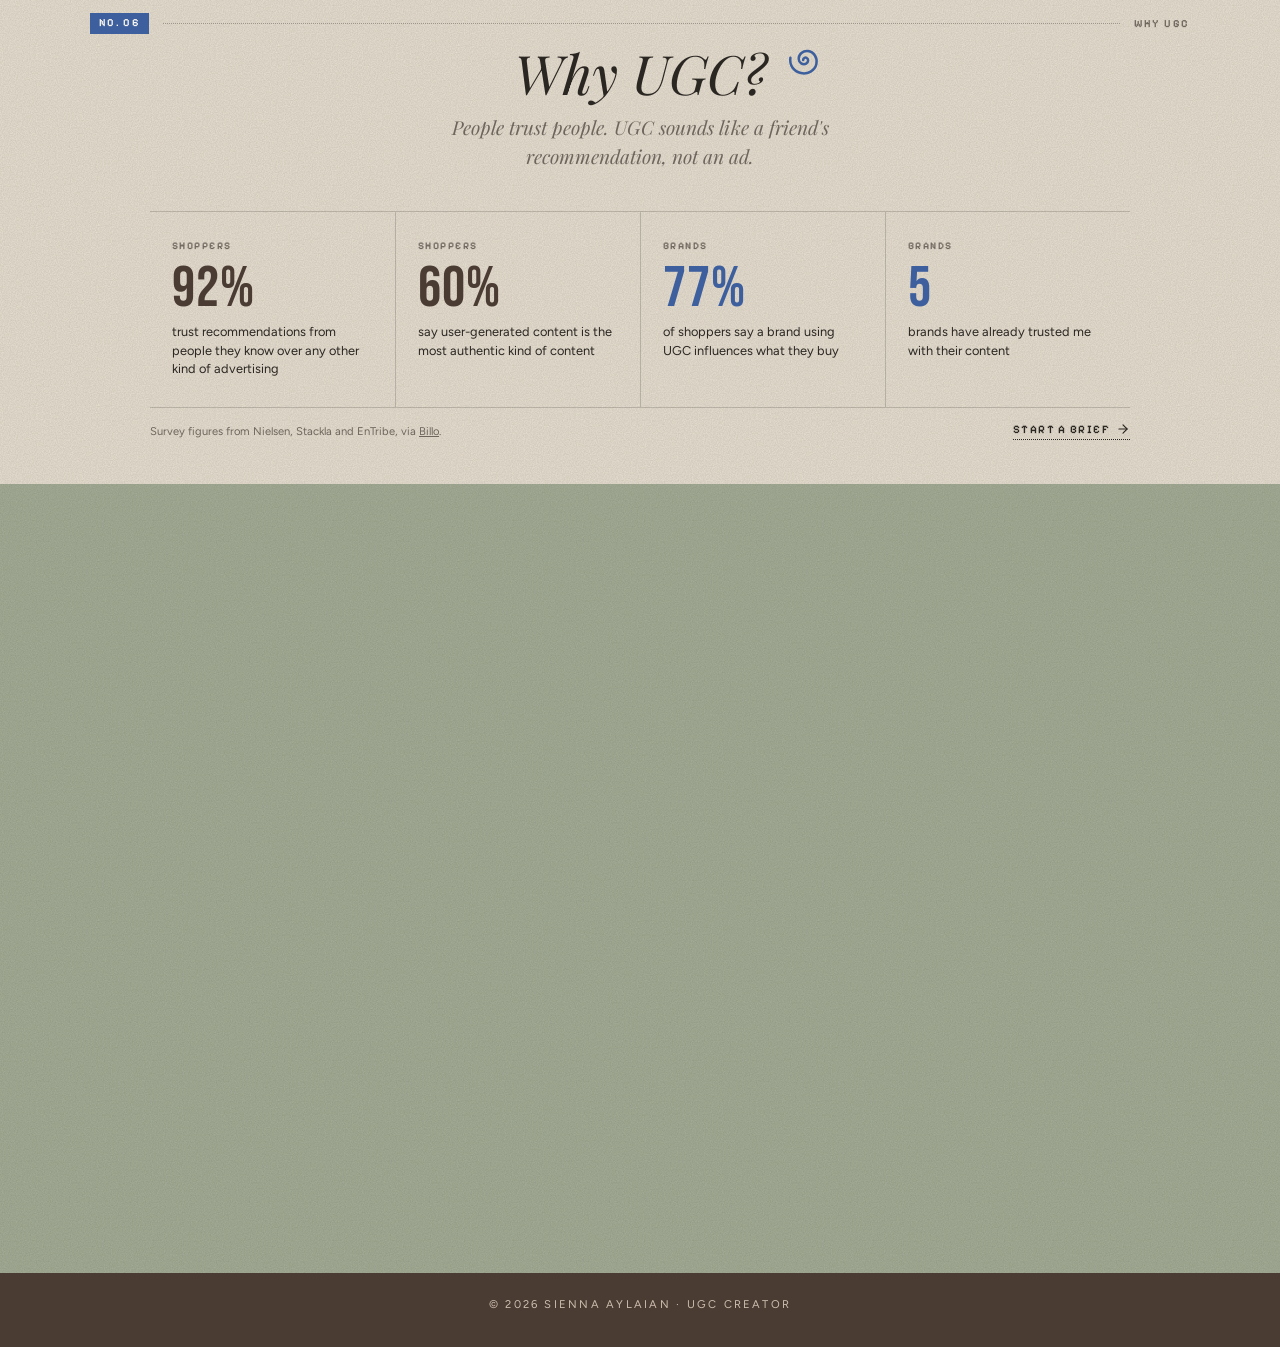
<file: ugc/index.html>
<!doctype html>
<html lang="en">
  <head>
    <meta charset="UTF-8" />
    <meta name="viewport" content="width=device-width, initial-scale=1.0" />
    <title>Sienna Aylaian · UGC Creator</title>
    <meta name="description" content="UGC portfolio for Sienna Aylaian: beauty, fashion, and app videos." />
    <script type="module" crossorigin src="/ugc/assets/index-2vYGYFZo.js"></script>
    <link rel="stylesheet" crossorigin href="/ugc/assets/index-BKk3oBoK.css">
  </head>
  <body>
    <div id="root"></div>
  </body>
</html>
</file>
<file: ugc/assets/index-BKk3oBoK.css>
@import"https://fonts.googleapis.com/css2?family=Bebas+Neue&family=Figtree:wght@400;500;600;700&family=Mrs+Saint+Delafield&family=Playfair+Display:ital,wght@0,400;0,500;1,400;1,500&family=Pixelify+Sans:wght@500;600;700&display=swap";*,:before,:after{--tw-border-spacing-x: 0;--tw-border-spacing-y: 0;--tw-translate-x: 0;--tw-translate-y: 0;--tw-rotate: 0;--tw-skew-x: 0;--tw-skew-y: 0;--tw-scale-x: 1;--tw-scale-y: 1;--tw-pan-x: ;--tw-pan-y: ;--tw-pinch-zoom: ;--tw-scroll-snap-strictness: proximity;--tw-gradient-from-position: ;--tw-gradient-via-position: ;--tw-gradient-to-position: ;--tw-ordinal: ;--tw-slashed-zero: ;--tw-numeric-figure: ;--tw-numeric-spacing: ;--tw-numeric-fraction: ;--tw-ring-inset: ;--tw-ring-offset-width: 0px;--tw-ring-offset-color: #fff;--tw-ring-color: rgb(59 130 246 / .5);--tw-ring-offset-shadow: 0 0 #0000;--tw-ring-shadow: 0 0 #0000;--tw-shadow: 0 0 #0000;--tw-shadow-colored: 0 0 #0000;--tw-blur: ;--tw-brightness: ;--tw-contrast: ;--tw-grayscale: ;--tw-hue-rotate: ;--tw-invert: ;--tw-saturate: ;--tw-sepia: ;--tw-drop-shadow: ;--tw-backdrop-blur: ;--tw-backdrop-brightness: ;--tw-backdrop-contrast: ;--tw-backdrop-grayscale: ;--tw-backdrop-hue-rotate: ;--tw-backdrop-invert: ;--tw-backdrop-opacity: ;--tw-backdrop-saturate: ;--tw-backdrop-sepia: ;--tw-contain-size: ;--tw-contain-layout: ;--tw-contain-paint: ;--tw-contain-style: }::backdrop{--tw-border-spacing-x: 0;--tw-border-spacing-y: 0;--tw-translate-x: 0;--tw-translate-y: 0;--tw-rotate: 0;--tw-skew-x: 0;--tw-skew-y: 0;--tw-scale-x: 1;--tw-scale-y: 1;--tw-pan-x: ;--tw-pan-y: ;--tw-pinch-zoom: ;--tw-scroll-snap-strictness: proximity;--tw-gradient-from-position: ;--tw-gradient-via-position: ;--tw-gradient-to-position: ;--tw-ordinal: ;--tw-slashed-zero: ;--tw-numeric-figure: ;--tw-numeric-spacing: ;--tw-numeric-fraction: ;--tw-ring-inset: ;--tw-ring-offset-width: 0px;--tw-ring-offset-color: #fff;--tw-ring-color: rgb(59 130 246 / .5);--tw-ring-offset-shadow: 0 0 #0000;--tw-ring-shadow: 0 0 #0000;--tw-shadow: 0 0 #0000;--tw-shadow-colored: 0 0 #0000;--tw-blur: ;--tw-brightness: ;--tw-contrast: ;--tw-grayscale: ;--tw-hue-rotate: ;--tw-invert: ;--tw-saturate: ;--tw-sepia: ;--tw-drop-shadow: ;--tw-backdrop-blur: ;--tw-backdrop-brightness: ;--tw-backdrop-contrast: ;--tw-backdrop-grayscale: ;--tw-backdrop-hue-rotate: ;--tw-backdrop-invert: ;--tw-backdrop-opacity: ;--tw-backdrop-saturate: ;--tw-backdrop-sepia: ;--tw-contain-size: ;--tw-contain-layout: ;--tw-contain-paint: ;--tw-contain-style: }*,:before,:after{box-sizing:border-box;border-width:0;border-style:solid;border-color:#e5e7eb}:before,:after{--tw-content: ""}html,:host{line-height:1.5;-webkit-text-size-adjust:100%;-moz-tab-size:4;-o-tab-size:4;tab-size:4;font-family:ui-sans-serif,system-ui,sans-serif,"Apple Color Emoji","Segoe UI Emoji",Segoe UI Symbol,"Noto Color Emoji";font-feature-settings:normal;font-variation-settings:normal;-webkit-tap-highlight-color:transparent}body{margin:0;line-height:inherit}hr{height:0;color:inherit;border-top-width:1px}abbr:where([title]){-webkit-text-decoration:underline dotted;text-decoration:underline dotted}h1,h2,h3,h4,h5,h6{font-size:inherit;font-weight:inherit}a{color:inherit;text-decoration:inherit}b,strong{font-weight:bolder}code,kbd,samp,pre{font-family:ui-monospace,SFMono-Regular,Menlo,Monaco,Consolas,Liberation Mono,Courier New,monospace;font-feature-settings:normal;font-variation-settings:normal;font-size:1em}small{font-size:80%}sub,sup{font-size:75%;line-height:0;position:relative;vertical-align:baseline}sub{bottom:-.25em}sup{top:-.5em}table{text-indent:0;border-color:inherit;border-collapse:collapse}button,input,optgroup,select,textarea{font-family:inherit;font-feature-settings:inherit;font-variation-settings:inherit;font-size:100%;font-weight:inherit;line-height:inherit;letter-spacing:inherit;color:inherit;margin:0;padding:0}button,select{text-transform:none}button,input:where([type=button]),input:where([type=reset]),input:where([type=submit]){-webkit-appearance:button;background-color:transparent;background-image:none}:-moz-focusring{outline:auto}:-moz-ui-invalid{box-shadow:none}progress{vertical-align:baseline}::-webkit-inner-spin-button,::-webkit-outer-spin-button{height:auto}[type=search]{-webkit-appearance:textfield;outline-offset:-2px}::-webkit-search-decoration{-webkit-appearance:none}::-webkit-file-upload-button{-webkit-appearance:button;font:inherit}summary{display:list-item}blockquote,dl,dd,h1,h2,h3,h4,h5,h6,hr,figure,p,pre{margin:0}fieldset{margin:0;padding:0}legend{padding:0}ol,ul,menu{list-style:none;margin:0;padding:0}dialog{padding:0}textarea{resize:vertical}input::-moz-placeholder,textarea::-moz-placeholder{opacity:1;color:#9ca3af}input::placeholder,textarea::placeholder{opacity:1;color:#9ca3af}button,[role=button]{cursor:pointer}:disabled{cursor:default}img,svg,video,canvas,audio,iframe,embed,object{display:block;vertical-align:middle}img,video{max-width:100%;height:auto}[hidden]:where(:not([hidden=until-found])){display:none}.w-full{width:100%}.filter{filter:var(--tw-blur) var(--tw-brightness) var(--tw-contrast) var(--tw-grayscale) var(--tw-hue-rotate) var(--tw-invert) var(--tw-saturate) var(--tw-sepia) var(--tw-drop-shadow)}:root{--paper:#FAF7F0;--ink:#2A2622;--muted:#6E665D;--line:#D9D1C3;--b1:#E8E1D3;--b2:#B8BEAE;--b3:#D8D0C2;--b4:#C7B6A0;--b5:#4A3B33;--b6:#DDD6C8;--b7:#A5AE98;--accent:#4F5D44;--bebas:"Bebas Neue","Oswald",Impact,sans-serif;--serif:"Playfair Display",Georgia,serif;--script:"Mrs Saint Delafield","Snell Roundhand",cursive;--body:"Figtree",system-ui,sans-serif;--pop:cubic-bezier(.34,1.56,.64,1);--ease-out:cubic-bezier(.23,1,.32,1);--grain:url("data:image/svg+xml,%3Csvg xmlns='http://www.w3.org/2000/svg' width='180' height='180'%3E%3Cfilter id='n'%3E%3CfeTurbulence type='fractalNoise' baseFrequency='.85' numOctaves='3' stitchTiles='stitch'/%3E%3CfeColorMatrix values='0 0 0 0 .16 0 0 0 0 .13 0 0 0 0 .1 0 0 0 .6 0'/%3E%3C/filter%3E%3Crect width='100%25' height='100%25' filter='url(%23n)'/%3E%3C/svg%3E");color-scheme:light}*{box-sizing:border-box}body{background:var(--b1);color:var(--ink);font:15px/1.65 var(--body);margin:0}p{margin:1em 0}a{color:inherit}:focus-visible{outline:2px solid var(--accent);outline-offset:3px}.top{position:sticky;top:env(safe-area-inset-top,0px);z-index:20;background:#faf7f0e6;-webkit-backdrop-filter:blur(8px);backdrop-filter:blur(8px);padding-left:max(16px,env(safe-area-inset-left,0px));padding-right:max(16px,env(safe-area-inset-right,0px))}.top>div{max-width:1100px;margin:0 auto;display:flex;justify-content:space-between;align-items:center;gap:12px;padding-block:12px}.top a{text-decoration:none;font-size:.68rem;letter-spacing:.2em;text-transform:uppercase;font-weight:700}.top a:hover{color:var(--accent)}.top .links{display:flex;gap:26px;flex-wrap:wrap;justify-content:flex-end}.band{padding-block:56px;padding-left:max(16px,env(safe-area-inset-left,0px));padding-right:max(16px,env(safe-area-inset-right,0px))}.slide{max-width:1100px;margin:0 auto;position:relative}.eyebrow{font-size:.68rem;letter-spacing:.22em;text-transform:uppercase;font-weight:700;color:var(--muted)}.pill{display:inline-block;background:var(--b3);border-radius:99px;padding:5px 20px;font-family:var(--serif);font-style:italic;font-size:.9rem}#top{background:var(--b1)}.hero{aspect-ratio:16/10;min-height:460px;background:linear-gradient(150deg,#5b473c,#3a2b25 60%,#2a1f1b);color:#fff;display:flex;flex-direction:column;justify-content:space-between;padding:clamp(18px,3vw,38px);isolation:isolate}.hero .photo{position:absolute;top:0;right:0;bottom:0;left:0;z-index:-1;display:grid;place-items:end center;padding-bottom:84px;text-align:center;font-size:.8rem;color:#ffffff59;letter-spacing:.08em}.hero .photo img{position:absolute;top:0;right:0;bottom:0;left:0;width:100%;height:100%;-o-object-fit:cover;object-fit:cover}.hero .role{font-family:var(--serif);letter-spacing:.14em;text-transform:uppercase;font-size:clamp(.7rem,1.6vw,1.05rem);text-align:center;opacity:.95}.hero h1{font-family:var(--bebas);font-weight:400;line-height:.82;font-size:min(36vw,25rem);letter-spacing:.02em;margin:0;text-align:center;position:relative}.hero h1 .sc{position:absolute;right:1%;bottom:-8%;font-family:var(--script);font-size:.52em;letter-spacing:0;line-height:1;transform:rotate(-6deg)}.soc{display:flex;gap:14px;justify-content:center;margin-top:6px}.soc a{width:34px;height:34px;display:grid;place-items:center;color:#fff}.soc svg{width:30px;height:30px;fill:none;stroke:currentColor;stroke-width:1.8;stroke-linecap:round;stroke-linejoin:round}#why{background:var(--b2)}.why{padding:clamp(24px,4vw,48px);text-align:center}.why h2,.about h2,.vid h2,.brandsl h2,.cta h2{font-family:var(--serif);font-weight:400;line-height:1.05;margin:0}.why h2{font-style:italic;font-size:clamp(2.2rem,5vw,3.6rem);margin-bottom:20px}.cols{display:grid;grid-template-columns:1fr 1fr;gap:clamp(20px,4vw,56px);text-align:left}.cols .tag{display:block;width:-moz-fit-content;width:fit-content;margin:0 auto 18px;background:var(--b3);border-radius:99px;padding:3px 24px;font-family:var(--serif);font-style:italic}.stat{display:grid;grid-template-columns:auto 1fr;gap:14px;align-items:center;margin-bottom:16px}.stat b{font-family:var(--bebas);font-weight:400;font-size:clamp(2.2rem,5vw,3.4rem);line-height:1;letter-spacing:.02em;min-width:2.4ch}.stat span{font-size:.78rem;color:var(--muted);line-height:1.4}.src{margin:14px 0 0;font-size:.7rem;color:var(--muted);text-align:left}.src a{text-decoration:underline}#bio{background:var(--b3)}.mini{display:flex;justify-content:space-between;gap:12px;flex-wrap:wrap;padding:14px clamp(18px,3vw,36px)}.mini a{text-decoration:none;font-size:.62rem;letter-spacing:.22em;font-weight:700;text-transform:uppercase}.about{display:grid;grid-template-columns:1.15fr 1fr;gap:clamp(20px,4vw,48px);padding:clamp(22px,4vw,48px);align-items:center}.about h2{font-size:clamp(2.6rem,6vw,4.4rem);text-transform:uppercase;letter-spacing:.01em}.about .nm{font-family:var(--serif);font-style:italic;color:var(--muted);margin:6px 0 16px;font-size:1.1rem}.about p{margin:0 0 12px;max-width:52ch;font-size:.88rem}.about .photo{aspect-ratio:4/4.6;border-radius:2px;background:linear-gradient(150deg,#c9bba6,#9c8b77);display:grid;place-items:center;text-align:center;padding:20px;font-size:.78rem;color:#ffffffd9;overflow:hidden}.about .photo img{width:100%;height:100%;-o-object-fit:cover;object-fit:cover}#portfolio{background:var(--b4)}#more{background:var(--b5)}.vid{display:grid;grid-template-columns:1fr 1.5fr;gap:clamp(20px,4vw,56px);padding:clamp(24px,5vw,60px);align-items:center}.vid h2{font-size:clamp(2.4rem,6vw,4.4rem)}.vid p{font-size:.85rem;max-width:34ch;margin:18px 0}.vid .lnk{font-size:.7rem;text-decoration:underline;letter-spacing:.04em}.phones{display:flex;gap:clamp(14px,3vw,34px);justify-content:center}.phones figure{margin:0;flex:1 1 0;max-width:210px;min-width:0}.phone{aspect-ratio:9/19;background:#0e0e0e;border-radius:clamp(20px,3.4vw,34px);padding:clamp(5px,.9vw,9px);position:relative;box-shadow:0 18px 30px #281e144d}.phone:before{content:"";position:absolute;top:clamp(9px,1.5vw,15px);left:50%;width:30%;height:3.2%;background:#000;border-radius:99px;transform:translate(-50%);z-index:2}.screen{width:100%;height:100%;border-radius:clamp(15px,2.6vw,26px);overflow:hidden;position:relative;display:flex;flex-direction:column;justify-content:flex-end;align-items:center;padding:12px 8px 18px;text-align:center;font-size:.64rem;color:#2a2622bf;font-weight:600}.screen video,.screen img{position:absolute;top:0;right:0;bottom:0;left:0;width:100%;height:100%;-o-object-fit:cover;object-fit:cover}.screen .play{width:38px;height:38px;border-radius:50%;background:#faf7f0eb;position:absolute;top:44%;left:50%;margin:-19px 0 0 -19px}.screen .play:after{content:"";position:absolute;left:15px;top:11px;border-left:12px solid var(--accent);border-block:8px solid transparent}.s1{background:linear-gradient(170deg,#c3cbb4,#8d9a7e)}.s2{background:linear-gradient(170deg,#e6d9c4,#bba78c)}.s3{background:linear-gradient(170deg,#d1c3b1,#9d8c78)}.soon .screen{background:var(--b3)}.phones figcaption{text-align:center;font-size:.72rem;margin-top:12px;color:var(--muted)}.phones figcaption b{display:block;color:var(--ink);font-weight:600}#brands{background:var(--b6)}.brandsl{padding:clamp(24px,5vw,56px);text-align:center}.brandsl h2{font-size:clamp(2rem,5vw,3.4rem);margin:8px 0 30px}.bgrid{display:grid;grid-template-columns:repeat(auto-fit,minmax(150px,1fr));gap:10px}.bgrid div{padding:26px 10px;background:var(--b6);border-radius:8px;font-family:var(--serif);font-size:1.5rem;display:grid;place-items:center;min-height:90px}.bgrid img{max-width:70%;max-height:44px}#contact{background:var(--b7)}.cta{display:grid;grid-template-columns:1fr 1fr;gap:clamp(20px,4vw,56px);padding:clamp(24px,5vw,60px);align-items:center}.cta h2{font-size:clamp(2.4rem,6vw,4.4rem)}.cta .sig{font-family:var(--script);font-size:clamp(2.6rem,6vw,4rem);line-height:1;color:var(--accent)}.cta p{max-width:38ch;font-size:.88rem;color:var(--muted)}.rows{display:grid;gap:12px}.row{display:flex;justify-content:space-between;align-items:center;gap:12px;padding-block:12px;flex-wrap:wrap}.row span{font-size:.66rem;letter-spacing:.2em;text-transform:uppercase;font-weight:700;color:var(--muted)}.row a,.row code{font:500 .95rem var(--body);text-decoration:none;overflow-wrap:anywhere}.btn{display:inline-block;padding:12px 26px;border-radius:99px;background:var(--ink);color:var(--paper);font:600 .85rem var(--body);border:0;cursor:pointer;text-decoration:none;margin-top:6px}footer{padding:22px max(16px,env(safe-area-inset-left,0px)) 34px;text-align:center;font-size:.7rem;letter-spacing:.2em;text-transform:uppercase;color:var(--muted)}@media (prefers-reduced-motion:no-preference){.js .pop{opacity:0;transform:translateY(26px) scale(.95)}.js .pop.in{opacity:1;transform:none;transition:opacity .55s ease,transform .75s var(--pop);transition-delay:var(--d,0s)}.btn{transition:transform .25s var(--pop)}.btn:hover{transform:scale(1.05)}}@media (max-width:780px){.top .links{gap:14px}.top .links a:nth-child(n+4){display:none}.hero{aspect-ratio:auto;min-height:520px}.cols,.about,.vid,.cta{grid-template-columns:1fr}.about .photo{max-height:420px}}#top{padding:0}#top .slide{max-width:none}.hero{min-height:560px}#more .slide,#more .phones figcaption b{color:var(--paper)}#more .eyebrow,#more .phones figcaption{color:#cdbfae}#more .soon .screen{background:#5e4d43;color:#e6dbcb}.grain{position:relative;isolation:isolate}.grain:before{content:"";position:absolute;top:0;right:0;bottom:0;left:0;background-image:var(--grain);background-size:180px;opacity:.36;mix-blend-mode:multiply;pointer-events:none;z-index:-1}.hero{position:relative}.hero:after{content:"";position:absolute;top:0;right:0;bottom:0;left:0;background-image:var(--grain);background-size:180px;opacity:.55;mix-blend-mode:overlay;pointer-events:none;z-index:-1}.crop i{position:absolute;width:18px;height:18px;border:0 solid rgba(255,255,255,.42);pointer-events:none}.crop i:nth-child(1){top:12px;left:12px;border-top-width:1px;border-left-width:1px}.crop i:nth-child(2){top:12px;right:12px;border-top-width:1px;border-right-width:1px}.crop i:nth-child(3){bottom:12px;left:12px;border-bottom-width:1px;border-left-width:1px}.crop i:nth-child(4){bottom:12px;right:12px;border-bottom-width:1px;border-right-width:1px}.mark{position:absolute;bottom:clamp(18px,2.8vw,32px);font-size:.58rem;letter-spacing:.28em;text-transform:uppercase;font-weight:600;color:#ffffff9e;white-space:nowrap}.mark .no{font:italic 400 .85rem var(--serif);letter-spacing:.03em;text-transform:none;color:#fffc}.mark-bl{left:clamp(26px,3.6vw,46px)}.mark-br{right:clamp(26px,3.6vw,46px)}.issue{display:flex;align-items:center;gap:14px;margin:0 0 10px;font-size:.6rem;letter-spacing:.26em;text-transform:uppercase;font-weight:700;color:var(--muted)}.issue .no{font:italic 400 .9rem var(--serif);letter-spacing:.02em;text-transform:none;color:var(--ink);white-space:nowrap}.issue .rule{flex:1;height:1px;background:currentColor;opacity:.4}.issue .ttl{white-space:nowrap}#more .issue{color:#cdbfae}#more .issue .no{color:var(--paper)}.mini{border-bottom:1px solid rgba(42,38,34,.16)}.h-deco,.h-under{position:relative;display:inline-block}.h-deco .spark{position:absolute;width:.4em;height:.4em;right:-.6em;top:-.12em;color:var(--b5)}.h-deco .spark.sm{width:.22em;height:.22em;right:-.95em;top:.38em}.h-under .wavy{position:absolute;left:-2%;bottom:-.2em;width:104%;height:.22em;color:var(--accent);overflow:visible}.circled{position:relative}.circled .scribble{position:absolute;left:-.36em;top:-.14em;width:1.15em;height:1.2em;color:var(--b5);pointer-events:none;overflow:visible}.stat .annot{display:flex;align-items:center;gap:2px;margin-top:4px;font-family:var(--script);font-size:1.75rem;line-height:.9;color:var(--b5)}.stat .annot svg{width:30px;height:20px;flex:none;transform:scaleY(-1)}.polaroid{position:relative;margin:0;background:var(--paper);padding:clamp(10px,1.4vw,14px) clamp(10px,1.4vw,14px) 0;box-shadow:0 1px 2px #2a262214,0 18px 30px -14px #2a262261;transform:rotate(2deg)}.polaroid figcaption{font-family:var(--script);font-size:clamp(1.7rem,3.4vw,2.2rem);line-height:1;padding:12px 4px 16px;text-align:center;color:var(--ink)}.polaroid .spark{position:absolute;right:-12px;bottom:18px;width:28px;height:28px;color:var(--b5)}.phones-wrap{position:relative;padding-top:42px;min-width:0}.phones-wrap .annot{position:absolute;top:0;left:6%;display:flex;align-items:flex-end;gap:4px;font:400 clamp(1.7rem,3.2vw,2.1rem)/1 var(--script);color:var(--b5);white-space:nowrap}.phones-wrap .annot svg{width:34px;height:24px;flex:none;transform:scaleX(-1) translateY(12px)}#more .phones-wrap .annot{color:#cdbfae}.tilt{position:relative;transform:rotate(var(--r,0deg))}.phones figcaption .fig{display:block;font:italic 400 .74rem var(--serif);letter-spacing:.03em;margin-bottom:2px}.sticky{position:relative;display:block;width:-moz-fit-content;width:fit-content;max-width:230px;margin-top:28px;padding:20px 20px 14px;background:var(--b2);color:var(--ink);font:400 1.8rem/1 var(--script);transform:rotate(-2.5deg);box-shadow:0 12px 18px -12px #2a262280}#more .sticky{background:var(--b3);color:var(--ink)}.bgrid{gap:14px}.bgrid .print{position:relative;border:1px solid rgba(74,59,51,.16);box-shadow:0 10px 18px -14px #2a262273;transform:rotate(var(--r,0deg))}.brands-note{display:flex;justify-content:flex-end;align-items:center;gap:6px;margin-top:16px;font:400 1.85rem/1 var(--script);color:var(--b5)}.brands-note svg{width:30px;height:20px;flex:none;transform:scaleY(-1)}.cta .sig{position:relative;display:inline-block;padding-right:.3em}.cta .sig .wavy{position:absolute;left:4%;bottom:-.06em;width:80%;height:.2em;color:var(--b5);overflow:visible}.cta .sig .spark{position:absolute;right:-.2em;top:-.12em;width:.36em;height:.36em;color:var(--b5)}.rows .row{border-top:1px solid rgba(42,38,34,.2)}.rows>div:last-child{border-top:1px solid rgba(42,38,34,.2);padding-top:14px}.foot-rule{display:flex;align-items:center;justify-content:center;gap:12px;max-width:220px;margin:0 auto 14px;color:var(--muted)}.foot-rule i{flex:1;height:1px;background:currentColor;opacity:.4}.foot-rule svg{width:12px;height:12px}@media (prefers-reduced-motion:no-preference){.tilt,.polaroid,.bgrid .print{transition:transform .26s var(--ease-out),box-shadow .26s var(--ease-out)}.phone{transition:box-shadow .26s var(--ease-out)}}@media (hover:hover){.phones figure:hover .tilt{transform:translateY(-6px) rotate(0)}.phones figure:hover .phone{box-shadow:0 26px 36px #281e1457}.polaroid:hover{transform:translateY(-4px) rotate(0)}.bgrid .print:hover{transform:translateY(-4px) rotate(0);box-shadow:0 16px 22px -14px #2a262280}}@media (max-width:780px){.polaroid{order:-1;width:min(86%,360px);margin:14px auto 6px}.sticky{margin-top:22px}}@media (max-width:520px){.mark-br{display:none}.crop i{width:14px;height:14px}.phones-wrap{padding-top:40px}.phones-wrap .annot{left:2%}}.hero h1 .sc{position:relative;display:block;right:auto;bottom:auto;width:-moz-fit-content;width:fit-content;margin:-.4em auto 0;padding:0 .3em .1em;font-size:.4em;line-height:1.3;transform:translate(30%) rotate(-6deg);white-space:nowrap}.hero .photo:after{content:"";position:absolute;top:0;right:0;bottom:0;left:0;background:linear-gradient(180deg,#241a168c,#241a164d 45%,#241a1680)}.hero .burst{position:absolute;z-index:2;top:clamp(56px,8vw,92px);right:clamp(16px,5vw,72px);width:clamp(78px,10vw,120px);transform:rotate(12deg);filter:drop-shadow(0 6px 10px rgba(0,0,0,.3))}.burst{position:absolute;z-index:4;filter:drop-shadow(0 4px 6px rgba(42,38,34,.22));pointer-events:none}.txt .burst{top:-18px;right:0;width:clamp(72px,9vw,100px);transform:rotate(-10deg)}.brandsl{position:relative}.brandsl .burst{top:-10px;right:3%;width:clamp(74px,9vw,104px);transform:rotate(10deg)}.win-wrap{position:relative}.win-wrap .burst{top:-34px;right:-10px;width:clamp(78px,9vw,104px);transform:rotate(14deg)}.ticker{background:var(--b5);color:var(--paper);overflow:hidden;padding-block:11px;border-block:1px solid rgba(250,247,240,.12)}.ticker-track{display:flex;width:-moz-max-content;width:max-content;animation:tick 34s linear infinite}.ticker-group{display:flex;align-items:center;gap:22px;padding-right:22px;font:400 1.35rem/1 var(--bebas);letter-spacing:.14em;text-transform:uppercase;white-space:nowrap}.ticker-group .doodle{position:static;width:14px;height:14px;color:var(--b2)}@keyframes tick{to{transform:translate(-50%)}}@media (prefers-reduced-motion:reduce){.ticker-track{animation:none}}.checker{height:16px;background:repeating-conic-gradient(var(--b5) 0 25%,var(--b1) 0 50%) 0 0/16px 16px}#bio{background-image:radial-gradient(rgba(74,59,51,.17) 1px,transparent 1.5px);background-size:18px 18px}#portfolio{background-image:linear-gradient(rgba(74,59,51,.09) 1px,transparent 1px),linear-gradient(90deg,rgba(74,59,51,.09) 1px,transparent 1px);background-size:28px 28px}#more{background-image:radial-gradient(rgba(250,247,240,.09) 1.2px,transparent 1.6px);background-size:22px 22px}#brands{background-image:radial-gradient(rgba(79,93,68,.2) 1px,transparent 1.5px);background-size:16px 16px}.why{position:relative}.ghost{position:absolute;top:-.06em;left:50%;transform:translate(-50%);font:400 clamp(6rem,24vw,17rem)/.8 var(--bebas);letter-spacing:.03em;color:transparent;-webkit-text-stroke:1.5px rgba(74,59,51,.16);white-space:nowrap;pointer-events:none;-webkit-user-select:none;-moz-user-select:none;user-select:none}.why>*:not(.ghost):not(.doodle),.brandsl>*:not(.ghost):not(.burst){position:relative}.brandsl .ghost{top:.1em;font-size:clamp(4.5rem,15vw,11rem)}.doodle{position:absolute;z-index:1;height:auto;color:var(--b5);pointer-events:none;overflow:visible}#more .doodle{color:var(--b2)}.win{background:var(--paper);border:1.5px solid var(--b5);border-radius:10px;box-shadow:5px 5px 0 var(--b5);overflow:hidden}.win-bar{display:flex;align-items:center;justify-content:space-between;gap:10px;padding:7px 12px;background:var(--b5);color:var(--paper);font-size:.6rem;letter-spacing:.18em;text-transform:uppercase;font-weight:700}.win-btns{display:flex;gap:5px}.win-btns i{width:10px;height:10px;border:1px solid rgba(250,247,240,.8);border-radius:2px}.win-body{padding:14px 18px 18px}.win .rows .row:first-child{border-top:0}.np{margin-top:24px;max-width:330px}.np .win-body{padding:12px 14px}.np-row{display:flex;gap:12px;align-items:center}.np-art{flex:none;width:54px;height:54px;border-radius:6px;background:var(--b2);display:grid;place-items:center;border:1px solid var(--b5)}.np-art .doodle{position:static;width:32px}.np-meta{flex:1;min-width:0}.np-meta b{display:block;font:italic 500 .95rem/1.2 var(--serif)}.np-meta>span{font-size:.7rem;color:var(--muted)}.np-bar{height:5px;border-radius:99px;background:var(--b3);margin-top:7px;overflow:hidden}.np-bar i{display:block;width:62%;height:100%;background:var(--accent)}.np-time{display:flex;justify-content:space-between;font-size:.6rem;color:var(--muted);margin-top:3px}.polaroid .photo{padding:0}.vid{grid-template-columns:1fr;gap:clamp(18px,3vw,34px)}.txt{position:relative;display:grid;grid-template-columns:1fr 1fr;gap:clamp(16px,4vw,56px);align-items:end}.txt-head{position:relative}.txt-body p{margin-top:0}.phones-wrap{padding-top:48px}.phones{gap:clamp(18px,4vw,48px)}.phones figure{max-width:290px}.swipe{display:none;text-align:center;font:400 1.6rem/1 var(--script);color:var(--b5);margin-top:6px}#more .swipe{color:#cdbfae}.screen.has-ui{justify-content:flex-end;align-items:stretch;padding:0;text-align:left;color:#fff;text-shadow:0 1px 2px rgba(0,0,0,.45)}.screen .shade{position:absolute;top:0;right:0;bottom:0;left:0;background:#1e161233}.screen .ui-top{position:absolute;top:clamp(26px,3vw,34px);left:0;right:0;z-index:1;display:flex;justify-content:center;gap:12px;font-size:.62rem;font-weight:600}.screen .ui-top span{opacity:.75}.screen .ui-top b{border-bottom:1.5px solid currentColor;padding-bottom:2px}.screen .hook{position:absolute;z-index:1;top:19%;left:50%;transform:translate(-50%);width:82%;padding:7px 10px;background:var(--paper);color:var(--ink);border-radius:8px;font:700 clamp(.7rem,1.05vw,.84rem)/1.25 var(--body);text-align:center;text-shadow:none;box-shadow:2px 2px 0 var(--b5)}.screen .play{z-index:1;top:50%}.screen .rail{position:absolute;z-index:1;right:9px;bottom:76px;display:flex;flex-direction:column;gap:13px}.screen .rail svg{width:19px;height:19px;filter:drop-shadow(0 1px 2px rgba(0,0,0,.4))}.screen .ui-bottom{position:relative;z-index:1;display:flex;flex-direction:column;gap:3px;padding:0 40px 16px 12px;font-size:.62rem;font-weight:500;line-height:1.35}.screen .ui-bottom b{font-size:.7rem;font-weight:700}.screen .music{display:flex;align-items:center;gap:5px;opacity:.85}.screen .music svg{width:11px;height:11px;flex:none}.screen .screen-burst{position:absolute;z-index:2;top:60%;left:50%;width:36%;transform:translate(-50%) rotate(-8deg)}#more .soon .screen.has-ui{color:#f3ebdd}.bgrid .print{gap:10px;align-content:center;padding:22px 10px}.brand-logo{width:46px;height:46px;border-radius:12px;background:var(--paper);display:grid;place-items:center;overflow:hidden;box-shadow:0 0 0 1px #4a3b332e,2px 2px 0 var(--b5)}.bgrid .brand-logo img{width:100%;height:100%;max-width:none;max-height:none;-o-object-fit:cover;object-fit:cover}.brand-mono{font:400 1.7rem/1 var(--bebas);color:var(--paper);background:var(--accent);width:100%;height:100%;display:grid;place-items:center}.brand-name{font-family:var(--serif);font-size:1.35rem;line-height:1}.cta-copy{position:relative}@media (max-width:780px){.txt{grid-template-columns:1fr;align-items:start}.txt .burst{top:-6px}.phones{justify-content:flex-start;overflow-x:auto;scroll-snap-type:x mandatory;padding:22px 24px 16px;margin-inline:-24px;scrollbar-width:none}.phones::-webkit-scrollbar{display:none}.phones figure{flex:0 0 68vw;max-width:300px;scroll-snap-align:center}.swipe{display:block}.hide-sm{display:none}.win-wrap{margin-top:18px}.win-wrap .burst{right:-4px}}@media (max-width:520px){.hero h1 .sc{transform:translate(18%) rotate(-6deg)}.brandsl .burst{top:-26px;right:-2px}}.sr-only{position:absolute;width:1px;height:1px;padding:0;margin:-1px;overflow:hidden;clip:rect(0,0,0,0);white-space:nowrap;border:0}:root{--pixel:"Pixelify Sans","VT323",monospace;--bevel-dk:#9E8C76}.desk{position:relative;background:var(--paper);border:1.5px solid var(--b5);box-shadow:6px 6px 0 var(--b5);overflow:hidden}.taskbar{display:flex;align-items:center;gap:6px;padding:6px;background:var(--b6);border-bottom:1.5px solid var(--b5)}.tb-tabs{display:flex;gap:6px;min-width:0}.tb-btn{display:inline-flex;align-items:center;justify-content:center;gap:6px;height:30px;padding:0 14px;background:var(--b6);border:2px solid;border-color:var(--paper) var(--bevel-dk) var(--bevel-dk) var(--paper);font:700 .8rem var(--body);color:var(--ink);text-decoration:none;white-space:nowrap}.tb-start .doodle{color:var(--accent)}.tb-tab{min-width:clamp(96px,12vw,150px);font:italic 400 .85rem var(--serif);color:var(--muted)}@media (prefers-reduced-motion:no-preference){.tb-tab{transition:background-color .15s ease-out,color .15s ease-out}}.tb-tab:hover{background:var(--b3);color:var(--ink)}.tb-tab:active{border-color:var(--bevel-dk) var(--paper) var(--paper) var(--bevel-dk)}.tb-plus{width:30px;padding:0;color:var(--muted)}.tb-plus svg{width:14px;height:14px}.tb-sep{align-self:stretch;margin:2px;border-left:1px solid var(--bevel-dk);border-right:1px solid var(--paper)}.tb-clock{margin-left:auto;gap:14px;font:500 .72rem var(--body);font-variant-numeric:tabular-nums;border-color:var(--bevel-dk) var(--paper) var(--paper) var(--bevel-dk)}.desk-body{display:grid;grid-template-columns:1fr 1fr;gap:clamp(24px,4vw,56px);padding:clamp(26px,4.5vw,60px) clamp(20px,4.5vw,60px) clamp(36px,5vw,70px);align-items:start}.am-title{position:relative;margin:0}.am-title .a{display:block;font:400 clamp(4.4rem,10vw,7.6rem)/.78 var(--bebas);color:var(--ink)}.am-title .m{display:block;font:700 clamp(5.2rem,12.5vw,9.6rem)/.8 var(--pixel);color:var(--b5);letter-spacing:-.03em;margin-left:.04em}.am-name{display:inline-block;margin:22px 0 10px;font:italic 400 clamp(1.9rem,3.6vw,2.7rem)/1.1 var(--serif);color:var(--accent);text-decoration:underline;text-decoration-thickness:1.5px;text-underline-offset:7px}.am-bio{max-width:54ch;margin:0;font-size:.85rem;line-height:1.6}.am-h3{margin:28px 0 12px;font:400 1.6rem/1 var(--serif);text-transform:uppercase;letter-spacing:.02em;color:var(--accent);text-decoration:underline;text-decoration-thickness:1.5px;text-underline-offset:6px}.skills{display:flex;flex-wrap:wrap;gap:10px;list-style:none;margin:0;padding:0}.skill{position:relative;width:50px;height:50px;border-radius:50%;padding:3px;border:3px solid var(--c);background:var(--paper);box-shadow:0 3px #2a262238}.skill span[aria-hidden]{width:100%;height:100%;border-radius:50%;background:var(--c);color:var(--paper);display:grid;place-items:center;font:700 .86rem var(--body)}.edu{list-style:none;margin:0;padding:0;display:grid;gap:12px}.edu small{display:block;font-size:.68rem;letter-spacing:.06em;color:var(--muted)}.edu b{display:block;font:500 1.05rem/1.15 var(--serif);text-transform:uppercase;color:var(--ink)}.edu span{font-size:.8rem;color:var(--muted)}.am-visual{position:relative;padding-bottom:clamp(110px,13vw,150px)}.pwin{background:var(--b6);padding:3px;border:2px solid;border-color:var(--paper) var(--bevel-dk) var(--bevel-dk) var(--paper);box-shadow:0 0 0 1.5px var(--b5),6px 8px #4a3b3338}.pwin-bar{display:flex;align-items:center;justify-content:space-between;gap:8px;padding:3px 4px 3px 8px;background:var(--b5);color:var(--paper);font:600 1.05rem/1.1 var(--pixel);letter-spacing:.06em;text-transform:uppercase}.pwin-x{width:22px;height:19px;display:grid;place-items:center;background:var(--b6);color:var(--ink);border:2px solid;border-color:var(--paper) var(--bevel-dk) var(--bevel-dk) var(--paper)}.pwin-x svg{width:11px;height:11px}.pwin-body{padding:8px}.meet{width:min(88%,460px)}.shot{position:relative;aspect-ratio:1/1.08;overflow:hidden;background:var(--b3);border:2px solid;border-color:var(--bevel-dk) var(--paper) var(--paper) var(--bevel-dk)}.shot img{width:100%;height:100%;-o-object-fit:cover;object-fit:cover}.shot:after{content:"";position:absolute;top:0;right:0;bottom:0;left:0;background-image:var(--grain);background-size:180px;opacity:.5;mix-blend-mode:overlay;pointer-events:none}.socials{position:absolute;right:0;bottom:0;width:min(68%,340px);z-index:2}.socials ul{list-style:none;margin:0;padding:2px 0;display:grid;gap:2px}.socials a{display:flex;align-items:center;gap:12px;padding:8px;text-decoration:none;font:500 .95rem/1.2 var(--pixel);color:var(--ink);overflow-wrap:anywhere}@media (prefers-reduced-motion:no-preference){.socials a{transition:background-color .15s ease-out}}.socials a:hover{background:var(--b3)}.socials svg{width:22px;height:22px;flex:none}.am-cursor{position:absolute;z-index:3;right:min(50%,250px);bottom:44px;width:28px;height:28px;color:var(--ink);fill:var(--paper);stroke-width:1.6;pointer-events:none;transform:rotate(-8deg)}@media (max-width:780px){.desk-body{grid-template-columns:1fr}.tb-tab,.tb-plus{display:none}.meet{width:92%}.socials{width:80%}.am-cursor{right:72%}}@media (max-width:400px){.tb-date{display:none}}.top{background:var(--b6);-webkit-backdrop-filter:none;backdrop-filter:none;border-bottom:1.5px solid var(--b5)}.top>div{padding-block:6px;gap:8px}.top .tb-btn{display:inline-flex;align-items:center;justify-content:center;gap:6px;height:30px;padding:0 14px;background:var(--b6);border:2px solid;border-color:var(--paper) var(--bevel-dk) var(--bevel-dk) var(--paper);font:700 .8rem var(--body);letter-spacing:0;text-transform:none;color:var(--ink);text-decoration:none;white-space:nowrap;flex:none}.top .tb-tab{min-width:clamp(80px,9vw,120px);font:italic 400 .85rem var(--serif);color:var(--muted)}.top .tb-tab:hover{background:var(--b3);color:var(--ink)}.top .links{gap:6px;flex-wrap:nowrap;margin-left:auto;overflow-x:auto;scrollbar-width:none;min-width:0}.top .links::-webkit-scrollbar{display:none}.top .tb-clock{margin-left:0;gap:12px;font:500 .72rem var(--body);font-variant-numeric:tabular-nums;border-color:var(--bevel-dk) var(--paper) var(--paper) var(--bevel-dk)}.pwin-ctrls{display:flex;gap:3px}.sec-win>.pwin-body{position:relative;padding:0;background:var(--tone,var(--paper));border:2px solid;border-color:var(--bevel-dk) var(--paper) var(--paper) var(--bevel-dk)}#why{--tone:var(--b2)}#bio{--tone:var(--paper)}#portfolio{--tone:var(--b4)}#more{--tone:var(--b5)}#brands{--tone:var(--b6)}#contact{--tone:var(--b7)}.slide>.win-burst{top:2px;right:-12px;width:clamp(70px,8vw,96px);transform:rotate(12deg)}.cols .tag{background:var(--b6);border-radius:0;border:2px solid;border-color:var(--paper) var(--bevel-dk) var(--bevel-dk) var(--paper);font:600 .95rem/1.4 var(--pixel);font-style:normal;text-transform:uppercase;letter-spacing:.06em;padding:3px 18px}.src{text-align:center}.txt-body p{max-width:42ch}.phones-wrap{padding-top:58px}.phones-wrap .sticky{position:absolute;z-index:3;top:0;right:2%;margin:0;max-width:none;white-space:nowrap;padding:10px 16px 8px;font-size:1.4rem;transform:rotate(2.5deg)}.bgrid .print{background:var(--b1);border:2px solid;border-color:var(--paper) var(--bevel-dk) var(--bevel-dk) var(--paper);border-radius:4px}.btn{border-radius:4px;box-shadow:3px 3px 0 var(--b5)}.desk-body{grid-template-columns:1.1fr .9fr;gap:clamp(22px,3.5vw,44px);padding:clamp(22px,3.5vw,44px);align-items:center}.am-title .a{font-size:clamp(3rem,6vw,4.4rem)}.am-title .m{font-size:clamp(3.4rem,7vw,5.4rem)}.am-name{margin:14px 0 8px;font-size:clamp(1.5rem,2.6vw,2rem)}.am-bio{margin:0 0 10px}.am-h3{margin:20px 0 10px;font-size:1.25rem}.meet{width:min(82%,360px)}.shot{aspect-ratio:1/1.05}.socials{width:min(74%,290px)}.socials a{padding:7px 8px;font-size:.9rem}.am-visual{padding-bottom:clamp(130px,15vw,160px)}@media (max-width:780px){.top .links a.tb-tab:nth-child(n+4){display:inline-flex}.top .tb-tab{min-width:0;padding:0 10px}.desk-body{grid-template-columns:1fr}.meet{width:88%}.socials{width:82%}.phones-wrap{padding-top:44px}.phones-wrap .sticky{display:none}.slide>.win-burst{right:-6px}}@media (max-width:700px){.top .tb-clock{display:none}}body{background:var(--paper)}.top,.top .tb-btn{background:var(--b2)}.top .tb-tab:hover{background:var(--b7);color:var(--ink)}#bio{background-color:var(--b7)}#portfolio{background-color:var(--accent);background-image:linear-gradient(rgba(250,247,240,.07) 1px,transparent 1px),linear-gradient(90deg,rgba(250,247,240,.07) 1px,transparent 1px)}#brands{background-color:var(--paper)}#contact{--tone:var(--paper)}#portfolio .slide,#portfolio .phones figcaption b{color:var(--paper)}#portfolio .eyebrow,#portfolio .phones figcaption,#portfolio .issue,#portfolio .phones-wrap .annot,#portfolio .swipe{color:#cbd3bf}#portfolio .issue .no{color:var(--paper)}#portfolio .doodle{color:var(--b2)}#portfolio .sticky{background:var(--b3)}.bgrid .print{background:#b8beae61}footer{background:var(--b5);color:#cdbfae}.phones-wrap{padding-top:8px}.swipe{font:600 .62rem/1 var(--body);letter-spacing:.2em;text-transform:uppercase;margin-top:10px}.cta .sig{padding-right:0}.tilt{transform:none}.top{padding-left:max(8px,env(safe-area-inset-left,0px));padding-right:max(8px,env(safe-area-inset-right,0px))}.top>div{max-width:none}:root{--blue:#7EA2DC;--blue-lt:#D2DFF4;--blue-dk:#3D5F9E}.top .tb-tab:hover{background:var(--blue-lt)}.top .tb-start .doodle{color:var(--blue-dk)}#portfolio .sticky{background:var(--blue-lt)}#brands{background-color:var(--blue-lt);background-image:radial-gradient(rgba(61,95,158,.2) 1px,transparent 1.5px)}#brands .ghost{-webkit-text-stroke-color:rgba(61,95,158,.22)}#brands .doodle,#brands .brands-note{color:var(--blue-dk)}.bgrid .print{background:#faf7f0bf}.vid.side{grid-template-columns:minmax(0,.85fr) minmax(0,1.4fr);align-items:center}.vid.side .txt{display:block}.vid.side .txt-body{margin-top:18px}.vid.side .phones figure{max-width:250px}#why{background-color:var(--paper)}.wu{color:var(--ink)}.wu-top{display:grid;grid-template-columns:1fr auto;gap:clamp(16px,3vw,32px);align-items:stretch}.wu-head{position:relative;min-height:clamp(170px,22vw,240px);display:flex;flex-direction:column;justify-content:center;padding:18px 0 18px clamp(8px,2vw,20px);overflow:hidden}.wu-dots{position:absolute;top:0;right:0;bottom:0;left:0;background-image:radial-gradient(var(--blue) 38%,transparent 42%);background-size:14px 14px;opacity:.6;clip-path:polygon(0 0,100% 0,100% 34%,78% 34%,72% 100%,0 100%);pointer-events:none}.wu-title{position:relative;margin:0;font:400 clamp(3rem,9vw,6.6rem)/1 var(--body);letter-spacing:.08em;color:var(--blue-dk);-webkit-text-stroke:7px var(--paper);paint-order:stroke fill}.wu-title span{font-size:.6em;vertical-align:.7em;margin-left:.06em;color:var(--blue)}.wu-barcode{position:relative;display:inline-flex;flex-direction:column;width:-moz-fit-content;width:fit-content;margin-top:12px;padding:6px 8px 4px;background:var(--paper);border:1px solid var(--b5)}.wu-barcode i{display:block;width:clamp(130px,16vw,190px);height:clamp(34px,4vw,48px);background:repeating-linear-gradient(90deg,var(--ink) 0 2px,transparent 2px 4px,var(--ink) 4px 5px,transparent 5px 8px,var(--ink) 8px 11px,transparent 11px 12px,var(--ink) 12px 13px,transparent 13px 16px)}.wu-barcode span{display:flex;gap:14px;margin-top:4px;font:500 .62rem var(--pixel);letter-spacing:.06em;color:var(--muted)}.wu-tiles{display:grid;grid-template-columns:repeat(3,1fr);gap:8px;width:clamp(150px,20vw,220px);align-self:center}.wu-tile{aspect-ratio:1;border-radius:4px;display:grid;place-items:end center;padding-bottom:4px;font:400 2rem/1 var(--body);color:var(--paper)}.wu-tile.blue{background:var(--blue)}.wu-tile.blue-lt{background:var(--blue-lt)}.wu-tile.white{background:var(--paper);border:1.5px solid var(--blue-lt)}.wu-tile.sage{background:var(--b7)}.wu-tile.star{place-items:start center;padding-top:4px}.wu-cap{margin:10px 0 0;padding-bottom:8px;border-bottom:1px solid var(--line);font:500 .7rem/1.4 var(--pixel);letter-spacing:.14em;text-transform:uppercase;color:var(--muted)}.wu-strip{display:flex;margin:14px 0 clamp(18px,3vw,28px)}.wu-strip span{flex:0 1 auto;background:var(--accent);color:var(--paper);padding:8px 18px;font:500 .78rem/1.3 var(--pixel);letter-spacing:.12em;text-transform:uppercase}.wu-strip i{flex:1;background:var(--blue-lt)}.wu-grid{display:grid;grid-template-columns:1fr 1.25fr 1fr;gap:clamp(16px,2.4vw,26px);align-items:start}.wu-col{display:grid;gap:10px}.wu-left{padding-right:clamp(12px,2vw,22px);border-right:1px solid var(--line)}.wu-label{position:relative;display:flex;align-items:center;justify-content:space-between;min-height:84px;padding:10px 12px;overflow:hidden;border:1px solid var(--blue-lt)}.wu-label .wu-dots{clip-path:none;opacity:.4}.wu-label h3{position:relative;margin:0;font:400 clamp(1.8rem,3vw,2.3rem)/1 var(--body);letter-spacing:.08em;color:var(--blue-dk);-webkit-text-stroke:5px var(--paper);paint-order:stroke fill}.wu-label svg{position:relative;width:46px;height:46px;color:var(--blue);stroke-width:2.6}.wu-what{display:flex;align-items:center;gap:8px;padding:5px 10px;background:var(--blue-dk);color:var(--paper);font:500 .72rem var(--pixel);letter-spacing:.12em;text-transform:uppercase}.wu-what svg{width:12px;height:12px}.wu-card{position:relative;background:var(--b7);border:1px solid var(--accent)}.wu-card:after{content:"";position:absolute;right:4px;bottom:4px;border:5px solid transparent;border-right-color:var(--accent);border-bottom-color:var(--accent)}.wu-card h4{margin:0;padding:4px 10px;background:var(--b2);border-bottom:1px solid var(--accent);font:600 .72rem var(--pixel);letter-spacing:.12em;text-transform:uppercase}.wu-card-body{display:grid;grid-template-columns:auto 1fr;gap:12px;align-items:center;padding:10px 12px 14px}.wu-card-body b,.wu-news-body b{font:400 clamp(2.1rem,3.6vw,2.7rem)/1 var(--bebas);letter-spacing:.02em;font-weight:400}.wu-card-body p,.wu-news-body p{margin:0;font-size:.78rem;line-height:1.4}.wu-center{display:grid;gap:12px}.wu-stars{font:400 clamp(3.4rem,6vw,5rem)/.6 var(--body);letter-spacing:.2em;color:var(--muted);padding-top:18px}.wu-panel{border:1.5px dotted var(--b5);padding:10px}.wu-panel-h{font:600 .72rem var(--pixel);letter-spacing:.14em;text-transform:uppercase;margin-bottom:8px}.wu-rings{height:clamp(70px,9vw,96px);border:1px solid var(--blue-lt);background-color:var(--paper);background-image:repeating-radial-gradient(circle at 18% 50%,var(--blue) 0 3px,transparent 3px 9px),repeating-radial-gradient(circle at 46% 60%,var(--blue-lt) 0 3px,transparent 3px 8px);background-size:100% 100%;opacity:.9}.wu-panel p{margin:12px 0 10px;font-size:.88rem;line-height:1.55}.wu-more{display:flex;align-items:center;justify-content:flex-end;gap:6px;font:600 .74rem var(--pixel);letter-spacing:.12em;text-transform:uppercase;text-decoration:none;color:var(--ink)}.wu-more svg{width:16px;height:16px}.wu-more:hover{color:var(--blue-dk)}.wu-center .src{margin:0;text-align:left}.wu-news-h{padding:4px 2px;border-top:1.5px dotted var(--b5);border-bottom:1.5px dotted var(--b5);font:600 .72rem var(--pixel);letter-spacing:.14em;text-transform:uppercase}.wu-news{position:relative;background:var(--blue-lt);border:1.5px solid var(--blue-dk);border-radius:10px 10px 4px 4px;overflow:hidden}.wu-news h4{display:flex;align-items:center;gap:6px;margin:0;padding:5px 10px;background:var(--blue-dk);color:var(--paper);font:600 .74rem var(--pixel);letter-spacing:.1em;text-transform:uppercase}.wu-news h4 svg{width:14px;height:14px;flex:none}.wu-news-body{display:grid;grid-template-columns:auto 1fr;gap:12px;align-items:center;padding:10px 12px 4px}.wu-news-f{display:flex;justify-content:flex-end;padding:0 10px 6px;color:var(--blue-dk)}.wu-news-f svg{width:16px;height:16px}.wu-annot{display:flex;align-items:center;gap:2px;margin-top:2px;font:400 1.6rem/.9 var(--script);color:var(--blue-dk)}.wu-annot svg{width:26px;height:18px;flex:none;transform:scaleY(-1)}@media (max-width:900px){.wu-grid{grid-template-columns:1fr 1fr}.wu-center{grid-column:1/-1;order:-1}.wu-left{padding-right:0;border-right:0}}@media (max-width:780px){.vid.side{grid-template-columns:1fr}}@media (max-width:600px){.wu-top{grid-template-columns:1fr}.wu-tiles{display:none}.wu-grid{grid-template-columns:1fr}.wu-stars{display:none}}.top{background:var(--b6);border-bottom-color:var(--b5)}.top .tb-btn{background:var(--b6);border-color:var(--paper) var(--bevel-dk) var(--bevel-dk) var(--paper)}.top .tb-start{background:var(--b5);color:var(--paper);border-color:#7A675B #2E241F #2E241F #7A675B}.top .tb-tab{color:var(--muted)}.top .tb-tab:hover{background:var(--blue-lt);color:var(--blue-dk)}#bio{background-color:var(--b3);background-image:radial-gradient(rgba(74,59,51,.16) 1px,transparent 1.5px)}#portfolio{background-color:var(--b4);background-image:linear-gradient(rgba(74,59,51,.08) 1px,transparent 1px),linear-gradient(90deg,rgba(74,59,51,.08) 1px,transparent 1px)}#brands{background-color:var(--b6);background-image:radial-gradient(rgba(74,59,51,.14) 1px,transparent 1.5px)}#why{background-color:var(--b1)}#portfolio .slide,#portfolio .phones figcaption b{color:var(--ink)}#portfolio .eyebrow,#portfolio .phones figcaption,#portfolio .issue,#portfolio .swipe{color:var(--muted)}.pwin-bar{background:var(--b5)}.am-title .m{color:var(--b5)}.am-name,.am-h3{color:var(--blue-dk)}.socials a:hover{background:var(--blue-lt)}.issue .no{background:var(--b5);color:var(--paper);font:600 .68rem/1 var(--pixel);letter-spacing:.12em;text-transform:uppercase;padding:5px 9px}.issue .ttl{font:600 .68rem var(--pixel);letter-spacing:.14em}.issue .rule{height:0;background:none;border-top:1.5px dotted currentColor;opacity:.55}#more .issue .no{background:var(--paper);color:var(--b5)}.vid .lnk{display:inline-flex;align-items:center;gap:6px;font:600 .72rem var(--pixel);letter-spacing:.12em;text-transform:uppercase;text-decoration:none;padding-bottom:3px;border-bottom:1.5px dotted currentColor}.vid .lnk:after{content:"→"}.phones figcaption b{font:600 .74rem var(--pixel);letter-spacing:.1em;text-transform:uppercase;margin-bottom:2px}.bgrid .print{background:var(--paper);border:1px solid var(--b5);border-radius:0;box-shadow:none}.rows .row,.rows>div:last-child{border-top:1.5px dotted rgba(42,38,34,.35)}.swirl{position:absolute;z-index:1;height:auto;overflow:visible;pointer-events:none}.swirl.blue{color:var(--blue-dk)}.swirl.brown{color:var(--b5)}#more .swirl.blue{color:var(--blue)}.wy-head h2{position:relative;display:inline-block}.am-loc{margin:-2px 0 12px;font:600 .66rem var(--pixel);letter-spacing:.14em;text-transform:uppercase;color:var(--muted)}.pwin-bar{background:var(--blue-dk)}.btn{background:var(--blue-dk);box-shadow:3px 3px 0 var(--b5)}#bio .issue .no,#brands .issue .no,#why .issue .no,#contact .issue .no{background:var(--blue-dk)}#brands{background-color:var(--blue-lt);background-image:radial-gradient(rgba(61,95,158,.18) 1px,transparent 1.5px)}.bgrid .print{border-color:var(--blue-dk)}#portfolio .screen .hook{box-shadow:2px 2px 0 var(--blue-dk)}.vid .lnk:hover,.wy-more:hover{color:var(--blue-dk)}#more .vid .lnk:hover{color:var(--blue)}.wy2{max-width:980px;margin:0 auto;text-align:center}.wy2 h2{position:relative;display:inline-block;margin:0;font:italic 400 clamp(2.2rem,5vw,3.4rem)/1.05 var(--serif)}.wy2-quote{max-width:40ch;margin:10px auto 0;font:italic 400 clamp(1rem,1.8vw,1.2rem)/1.5 var(--serif);color:var(--muted)}.wy2-stats{display:grid;grid-template-columns:repeat(4,1fr);list-style:none;margin:clamp(26px,4vw,40px) 0 0;padding:0;border-top:1px solid rgba(42,38,34,.2);border-bottom:1px solid rgba(42,38,34,.2);text-align:left}.wy2-stats li{padding:clamp(18px,3vw,28px) clamp(12px,2vw,22px);border-left:1px solid rgba(42,38,34,.2)}.wy2-stats li:first-child{border-left:0}.wy2-who{display:block;margin-bottom:8px;font:600 .64rem var(--pixel);letter-spacing:.14em;text-transform:uppercase;color:var(--muted)}.wy2-stats b{display:block;font:400 clamp(2.6rem,5vw,3.6rem)/1 var(--bebas);letter-spacing:.02em;color:var(--b5)}.wy2-stats li.blue b{color:var(--blue-dk)}.wy2-stats p{margin:6px 0 0;font-size:.8rem;line-height:1.45}.wy2-foot{display:flex;justify-content:space-between;align-items:center;gap:12px 20px;flex-wrap:wrap;margin-top:14px}.wy2-foot .src{margin:0}@media (max-width:700px){.wy2-stats{grid-template-columns:1fr 1fr}.wy2-stats li:nth-child(odd){border-left:0}.wy2-stats li:nth-child(n+3){border-top:1px solid rgba(42,38,34,.2)}}#more{background-color:var(--b2);background-image:radial-gradient(rgba(79,93,68,.18) 1px,transparent 1.5px)}#more .slide,#more .phones figcaption b{color:var(--ink)}#more .eyebrow,#more .phones figcaption,#more .issue,#more .swipe{color:var(--muted)}#more .issue .no{background:var(--blue-dk);color:var(--paper)}#more .soon .screen.has-ui{background:var(--accent);color:var(--paper)}#more .vid .lnk:hover{color:var(--blue-dk)}.facts{margin:0;padding-left:1.1em;display:grid;gap:6px;list-style:disc;font-size:.86rem;line-height:1.45}.facts li::marker{color:var(--blue-dk)}.brandsl{padding:clamp(16px,3vw,32px)}.brandsl h2{font-size:clamp(1.6rem,3.6vw,2.4rem);margin:6px 0 18px}.bgrid{grid-template-columns:repeat(auto-fit,minmax(110px,1fr));gap:10px;max-width:760px;margin:0 auto}.bgrid .print{min-height:0;padding:14px 8px;gap:8px}.brand-logo{width:34px;height:34px;border-radius:9px}.brand-mono{font-size:1.3rem}.brand-name{font-size:1.05rem}#brands{padding-block:40px}.wy-head{margin-bottom:clamp(16px,2.4vw,24px)}.wy-center{padding-top:30px}.wy-rings{height:clamp(56px,7vw,76px);margin-bottom:12px;border:1px solid var(--blue-lt);background-color:var(--paper);background-image:repeating-radial-gradient(circle at 20% 50%,var(--blue) 0 2.5px,transparent 2.5px 8px),repeating-radial-gradient(circle at 52% 55%,var(--blue-lt) 0 2.5px,transparent 2.5px 7px),repeating-radial-gradient(circle at 82% 45%,var(--b4) 0 2px,transparent 2px 7px)}#why{padding-block:44px}.wy-head{text-align:center;margin-bottom:clamp(22px,3vw,34px)}.wy-head h2{margin:0;font:italic 400 clamp(2.2rem,5vw,3.6rem)/1.05 var(--serif)}.wy-head p{margin:8px 0 0;font-size:.9rem;color:var(--muted)}.wy-grid{display:grid;grid-template-columns:1fr 1.2fr 1fr;gap:clamp(16px,2.4vw,26px);align-items:start}.wy-col{display:grid;gap:10px}.wy-col-h{margin:0;padding:5px 0;border-top:1.5px dotted var(--b5);border-bottom:1.5px dotted var(--b5);font:600 .72rem var(--pixel);letter-spacing:.14em;text-transform:uppercase}.wy-card{background:var(--paper);border:1px solid var(--b5)}.wy-card h4{margin:0;padding:4px 10px;background:var(--b5);color:var(--paper);font:600 .7rem var(--pixel);letter-spacing:.12em;text-transform:uppercase}.wy-card.blue{border-color:var(--blue-dk)}.wy-card.blue h4{background:var(--blue-dk)}.wy-body{display:grid;grid-template-columns:auto 1fr;gap:12px;align-items:center;padding:10px 12px 12px}.wy-body b{min-width:2.2ch;font:400 clamp(2.1rem,3.6vw,2.7rem)/1 var(--bebas);letter-spacing:.02em}.wy-body p{margin:0;font-size:.78rem;line-height:1.4}.wy-center{display:grid;gap:12px;padding-top:30px}.wy-panel{background:var(--paper);border:1.5px dotted var(--b5);padding:16px 18px}.wy-panel h3{margin:0 0 8px;font:600 .72rem var(--pixel);letter-spacing:.14em;text-transform:uppercase}.wy-panel p{margin:0 0 14px;font-size:.92rem;line-height:1.6}.wy-more{display:inline-flex;align-items:center;gap:6px;font:600 .72rem var(--pixel);letter-spacing:.12em;text-transform:uppercase;text-decoration:none;color:var(--ink);padding-bottom:3px;border-bottom:1.5px dotted currentColor}.wy-more svg{width:14px;height:14px}.wy-more:hover{color:var(--blue-dk)}.wy-center .src{margin:0;text-align:left}@media (max-width:900px){.wy-grid{grid-template-columns:1fr 1fr}.wy-center{grid-column:1/-1;order:-1;padding-top:0}}@media (max-width:600px){.wy-grid{grid-template-columns:1fr}}.screen.has-video{cursor:pointer}.screen.has-video .shade,.screen.has-video .hook,.screen.has-video .play,.screen.has-video .ui-top{transition:opacity .25s}.screen.playing .shade,.screen.playing .hook,.screen.playing .play,.screen.playing .ui-top{opacity:0;pointer-events:none}.screen.has-video:focus-visible{outline:2px solid var(--accent);outline-offset:3px}.screen.has-video .hook{display:none}.brand-note{display:block;font:italic 400 .72rem var(--serif);opacity:.7;margin-top:2px;text-align:center}#portfolio .vid{grid-template-columns:minmax(0,1fr)}.vgroups{min-width:0}.vtabs{display:flex;flex-wrap:wrap;gap:8px;justify-content:center}.vtab{font:600 .72rem var(--pixel);letter-spacing:.12em;text-transform:uppercase;padding:9px 14px;border-radius:999px;border:1.5px solid currentColor;background:transparent;color:inherit;cursor:pointer;display:inline-flex;align-items:center;gap:8px}.vtab .vtab-n{font:600 .66rem var(--body);opacity:.6}.vtab.on{background:var(--ink);border-color:var(--ink);color:var(--paper)}.vtab:focus-visible{outline:2px solid var(--accent);outline-offset:2px}.vtab-note{text-align:center;max-width:none!important;margin:14px 0 0!important;font:italic 400 .95rem var(--serif);opacity:.75}.phones.vgrid{display:grid;grid-template-columns:repeat(3,minmax(0,300px));justify-content:center;gap:clamp(22px,4vw,56px) clamp(18px,3.5vw,48px)}.phones.vgrid figure{max-width:none}.phones figcaption .kind{display:block;font:italic 400 .8rem var(--serif);opacity:.75;margin-bottom:4px;text-transform:none;letter-spacing:0}@media (max-width:780px){.phones.vgrid{display:flex;grid-template-columns:none}.phones.vgrid figure{flex:0 0 72vw;max-width:320px}}.screen.has-video .ui-top,.screen.has-video .rail,.screen.has-video .ui-bottom{display:none}@media (min-width:900px){#more .vid.side .phones figure{max-width:320px}#more .vid.side{grid-template-columns:minmax(0,.7fr) minmax(0,1.5fr)}}#bio.band{padding-block:36px}.amc{display:grid;grid-template-columns:auto minmax(0,1fr);gap:clamp(18px,3vw,34px);align-items:center;padding:clamp(16px,2.4vw,26px)}.amc-photo{width:clamp(130px,16vw,190px);aspect-ratio:4/5;-o-object-fit:cover;object-fit:cover;border-radius:10px;box-shadow:0 0 0 1px #4a3b332e,4px 4px 0 var(--b5)}.amc-name{margin:0;font:400 clamp(1.7rem,3.2vw,2.4rem)/1.1 var(--serif)}.amc-name span{font-size:.5em;font-style:italic;opacity:.65}.amc-bio{margin:8px 0 12px;max-width:58ch;font-size:.9rem}.amc-facts{list-style:none;margin:0 0 12px;padding:0;display:flex;flex-wrap:wrap;gap:6px}.amc-facts li{font-size:.74rem;padding:5px 10px;border-radius:999px;background:var(--b6);border:1px solid rgba(74,59,51,.16)}.amc-socials{list-style:none;margin:0;padding:0;display:flex;flex-wrap:wrap;gap:6px 16px}.amc-socials a{display:inline-flex;align-items:center;gap:6px;font-size:.78rem;color:inherit;text-decoration:none}.amc-socials a:hover span{text-decoration:underline}.amc-socials svg{width:16px;height:16px;flex:none}@media (max-width:600px){.amc{grid-template-columns:1fr;justify-items:center;text-align:center}.amc-photo{width:150px}.amc-facts,.amc-socials{justify-content:center}}.screen.screen-empty{justify-content:center;align-items:center;background:var(--paper)!important;border:2px dashed rgba(74,59,51,.35);padding:16px}.screen-empty span{font:italic 400 clamp(1.15rem,1.8vw,1.45rem)/1.2 var(--serif);color:var(--ink);opacity:.75;max-width:9ch;text-align:center;text-shadow:none}.is-empty .phone{box-shadow:0 10px 20px #281e141f}#more .vid{grid-template-columns:minmax(0,1fr)}#more .phones{display:grid;grid-template-columns:repeat(2,minmax(0,300px));justify-content:center;gap:clamp(18px,3.5vw,48px)}#more .phones figure{max-width:none}@media (max-width:780px){#more .phones{display:flex}#more .phones figure{flex:0 0 72vw;max-width:320px}}.hero{justify-content:flex-start}.hero h1{font-size:clamp(2.6rem,7.5vw,6rem);line-height:1;letter-spacing:.04em;margin-top:.15em;white-space:nowrap;text-shadow:0 2px 18px rgba(0,0,0,.35)}.hero .soc{margin-top:auto}.hero h1{margin-top:auto;margin-bottom:auto}.hero .soc{margin-top:0}.hero h1{margin-top:.1em;margin-bottom:0}.hero .role{margin-bottom:auto;margin-top:.5em}.hero .photo img{-o-object-position:50% 0%;object-position:50% 0%;transform:scale(1.12);transform-origin:50% 0%}.hero .photo{overflow:hidden}.hero h1{margin-top:clamp(56px,8vw,120px)}.deliver{margin-top:20px}.deliver-label{display:block;font:italic 400 .82rem var(--serif);color:var(--muted);margin-bottom:8px}.deliver ul{list-style:none;margin:0;padding:0;display:flex;flex-wrap:wrap;gap:6px}.deliver li{font-size:.76rem;padding:5px 11px;border-radius:999px;background:var(--b6);border:1px solid rgba(74,59,51,.16)}.hero{aspect-ratio:auto;height:calc(100svh - 112px);min-height:420px;max-height:860px}.hero{height:calc(100svh - 64px);min-height:580px;max-height:980px}.hero .photo img{-o-object-position:50% 24%;object-position:50% 24%;transform-origin:50% 24%}.hero h1{margin-top:clamp(20px,2.5vw,40px)}
</file>
